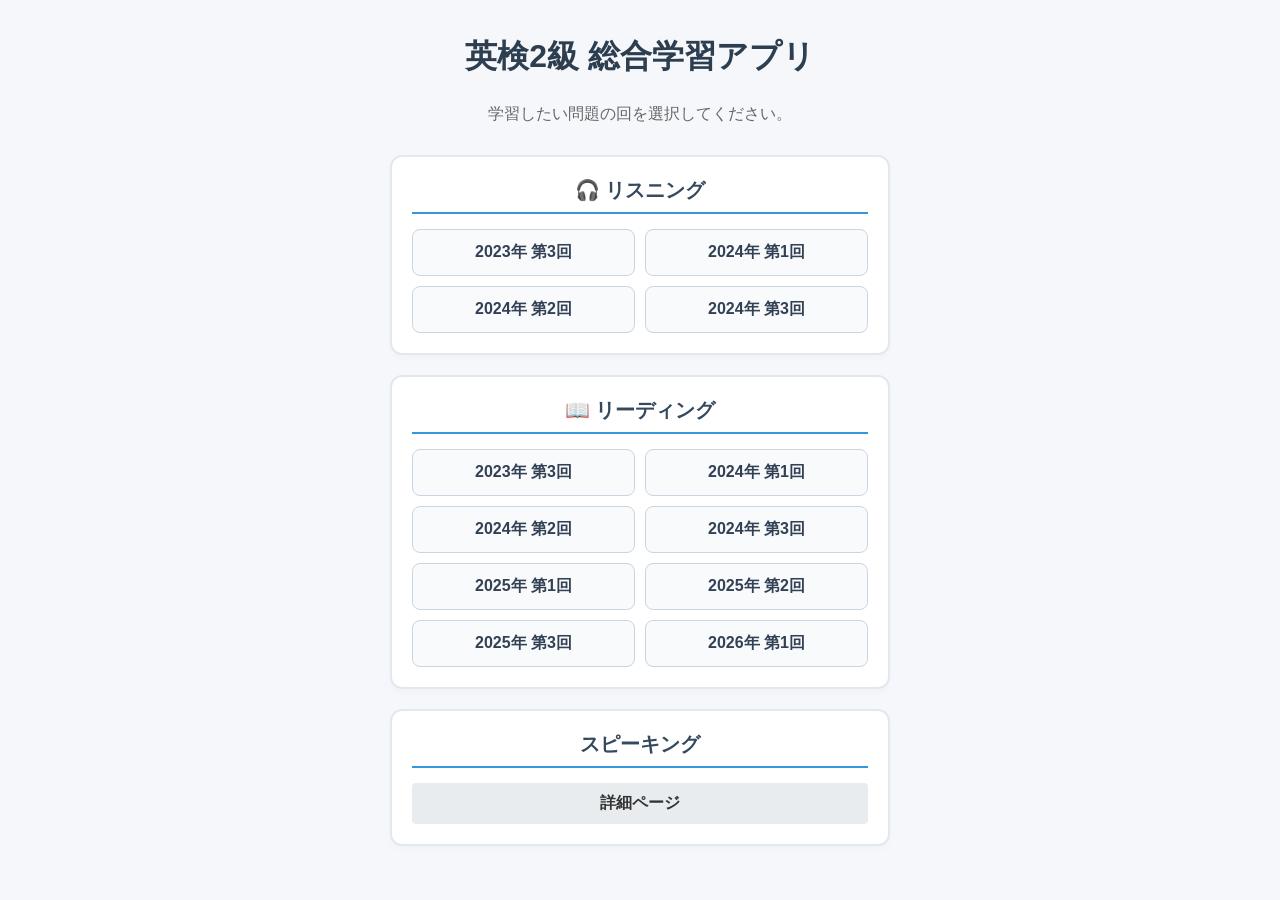
<file: index.html>
<!DOCTYPE html>
<html lang="ja">
<head>
    <meta charset="UTF-8">
    <meta name="viewport" content="width=device-width, initial-scale=1.0">
    <title>英検2級 総合学習アプリ</title>
    <link rel="stylesheet" href="style.css">
    <style>
        #home-view {
            display: flex;
            flex-direction: column;
            align-items: center;
            justify-content: center;
            min-height: 90vh;
            gap: 20px;
            text-align: center;
            padding: 20px;
        }
        #home-view h1 {
            font-size: 2rem;
            color: #2c3e50;
            margin-bottom: 5px;
        }
        .menu-section {
            background: #ffffff;
            border: 2px solid #e2e8f0;
            border-radius: 12px;
            padding: 20px;
            width: 100%;
            max-width: 500px;
            box-shadow: 0 4px 6px rgba(0,0,0,0.02);
        }
        .menu-section h2 {
            font-size: 1.25rem;
            color: #34495e;
            margin-bottom: 15px;
            border-bottom: 2px solid #3498db;
            padding-bottom: 8px;
        }
        .exam-btn-grid {
            display: grid;
            grid-template-columns: repeat(2, 1fr);
            gap: 10px;
        }
        .exam-select-btn {
            background-color: #f8fafc;
            border: 1px solid #cbd5e1;
            border-radius: 8px;
            padding: 12px;
            font-size: 1rem;
            font-weight: bold;
            color: #334155;
            cursor: pointer;
            transition: all 0.2s;
        }
        .exam-select-btn:hover {
            background-color: #3498db;
            color: white;
            border-color: #3498db;
            transform: translateY(-2px);
        }
        .app-header-bar {
            display: none;
            justify-content: space-between;
            align-items: center;
            background-color: #2c3e50;
            color: white;
            padding: 10px 20px;
        }
        .nav-switch-btns {
            display: flex;
            gap: 10px;
        }
        .switch-mode-btn, .home-btn {
            background-color: #3498db;
            color: white;
            border: none;
            padding: 6px 12px;
            border-radius: 4px;
            font-weight: bold;
            cursor: pointer;
        }
        .home-btn { background-color: #7f8c8d; }
        .switch-mode-btn:hover { background-color: #2980b9; }
        .home-btn:hover { background-color: #636e72; }
        .view-hidden { display: none !important; }
        .page-title-banner {
            background-color: #f1f5f9;
            border-left: 5px solid #3498db;
            padding: 12px 20px;
            margin-bottom: 20px;
            border-radius: 4px;
        }
        .page-title-banner h2 {
            margin: 0;
            font-size: 1.25rem;
            color: #1e293b;
        }
        .bottom-home-container {
            text-align: center;
            margin: 20px 0;
            padding-top: 15px;
        }
        .bottom-home-btn {
            background-color: #7f8c8d;
            color: white;
            border: none;
            padding: 12px 30px;
            font-size: 1rem;
            font-weight: bold;
            border-radius: 8px;
            cursor: pointer;
            box-shadow: 0 2px 4px rgba(0,0,0,0.1);
        }
        .bottom-home-btn:hover { background-color: #636e72; }
    </style>
</head>
<body>

    <div id="home-view">
        <h1>英検2級 総合学習アプリ</h1>
        <p style="color: #666; font-size: 1rem; margin-bottom: 10px;">学習したい問題の回を選択してください。</p>
        
        <div class="menu-section">
            <h2>🎧 リスニング</h2>
            <div class="exam-btn-grid">
                <button class="exam-select-btn" onclick="startListening('2023-3')">2023年 第3回</button>
                <button class="exam-select-btn" onclick="startListening('2024-1')">2024年 第1回</button>
                <button class="exam-select-btn" onclick="startListening('2024-2')">2024年 第2回</button>
                <button class="exam-select-btn" onclick="startListening('2024-3')">2024年 第3回</button>
            </div>
        </div>

        <div class="menu-section">
            <h2>📖 リーディング</h2>
            <div class="exam-btn-grid">
                <button class="exam-select-btn" onclick="startReading('2023-3')">2023年 第3回</button>
                <button class="exam-select-btn" onclick="startReading('2024-1')">2024年 第1回</button>
                <button class="exam-select-btn" onclick="startReading('2024-2')">2024年 第2回</button>
                <button class="exam-select-btn" onclick="startReading('2024-3')">2024年 第3回</button>
                <button class="exam-select-btn" onclick="startReading('2025-1')">2025年 第1回</button>
                <button class="exam-select-btn" onclick="startReading('2025-2')">2025年 第2回</button>
                <button class="exam-select-btn" onclick="startReading('2025-3')">2025年 第3回</button>
                <button class="exam-select-btn" onclick="startReading('2026-1')">2026年 第1回</button>
            </div>
        </div>

        <div class="menu-section" >
            <h2>スピーキング</h2>
            <div class="exam-link-grid" style="display: flex; flex-direction: column; gap: 8px;">
                <a href="speaking.html" class="exam-link" style="padding: 10px 15px; background: #e9ecef; color: #333; text-decoration: none; border-radius: 4px; font-weight: bold;">詳細ページ</a>
            </div>
        </div>
    </div>

    <div id="mode-header" class="app-header-bar view-hidden">
        <h2 id="mode-header-title" style="font-size: 1.1rem; margin: 0;">英検2級</h2>
        <div class="nav-switch-btns">
            <button class="switch-mode-btn" id="to-other-mode-btn" onclick="toggleMode()">ほかのモードへ切り替え</button>
            <button class="home-btn" onclick="goHome(true)">最初のページへ</button>
        </div>
    </div>

    <div id="listening-app" class="view-hidden">
        <div class="container">
            <div class="page-title-banner">
                <h2 id="listening-exam-title">🎧 英検2級 リスニング</h2>
            </div>
            <div id="content-area"></div>
            <div class="bottom-home-container">
                <button class="bottom-home-btn" onclick="goHome(true)">🏠 最初のページに戻る</button>
            </div>
            <!-- 홈 화면 상단이나 원하는 위치에 추가 -->
            <button onclick="location.href='log.html'" style="padding: 8px 15px; font-size: 14px; cursor: pointer; background: #4CAF50; color: white; border: none; border-radius: 4px;">
                記録確認
            </button>
        </div>
    </div>

    <div id="reading-app" class="view-hidden">
        <main class="main-container">
            <div class="page-title-banner">
                <h2 id="reading-exam-title">📖 英検2級 リーディング</h2>
            </div>
            <!-- ナビゲーションバー (문제 번호 링크 리스트) -->
            <nav id="nav-bar" class="nav-bar" style="margin-bottom: 20px;"></nav>

            <div class="quiz-card" id="quiz-card-wrapper">
                <div id="single-question-view" class="view-container">
                    <div class="quiz-header">
                        <span id="section-title-badge" class="badge">第1問</span>
                        <span id="question-number">問 1</span>
                    </div>
                    <div id="question-sentence" class="question-sentence"></div>
                    <div id="options-container" class="options-list"></div>
                    <div id="feedback-container" class="feedback hidden">
                        <div id="feedback-result" class="result-text"></div>
                    </div>
                </div>

                <div id="passage-question-view" class="view-container hidden">
                    <div class="quiz-header">
                        <span id="passage-section-badge" class="badge">第2問</span>
                        <span id="passage-title-text"></span>
                    </div>
                    
                    <!-- 툴바 -->
                    <div class="drawing-toolbar">
                        <span class="toolbar-label">ツール:</span>
                        <button type="button" class="tool-btn active" data-tool="none" onclick="setTool('none')">選択 / 基本</button>
                        <button type="button" class="tool-btn red-pen" data-tool="red" onclick="setTool('red')">赤ペン</button>
                        <button type="button" class="tool-btn marker" data-tool="marker" onclick="setTool('marker')">マーカー</button>
                        <button type="button" class="tool-btn eraser" data-tool="eraser" onclick="setTool('eraser')">消しゴム</button>
                        <button type="button" class="tool-btn clear-all" onclick="clearCanvas()">すべて消去</button>
                    </div>

                    <!-- 1번(왼쪽 본문)과 2번(오른쪽 문제)을 좌우로 배치하는 컨테이너 -->
                    <div class="split-layout">
                        <!-- 왼쪽: 본문 및 캔버스 (1번) -->
                        <div class="passage-pane-wrapper">
                            <div class="passage-pane" id="passage-text-pane"></div>
                            <canvas id="draw-canvas"></canvas>
                        </div>
                        
                        <!-- 오른쪽: 본문 관련 문제들 (2번) -->
                        <div class="questions-pane" id="passage-questions-pane"></div>
                    </div>
                </div>

                <div class="navigation-buttons">
                    <button id="prev-btn" class="nav-btn" onclick="prevQuestion()">前の問題</button>
                    <button id="next-btn" class="nav-btn primary" onclick="nextQuestion()">次の問題</button>
                </div>

                <div class="global-check-container" style="margin-top: 30px; border-top: 3px solid #3498db; padding-top: 20px;">
                    <button type="button" id="global-check-btn" class="global-check-btn" onclick="checkAllAnswers()">一括で答え合わせをする</button>
                    <div id="global-score-display" class="global-score hidden"></div>
                </div>

                <div class="bottom-home-container">
                    <button class="bottom-home-btn" onclick="goHome(true)">🏠 最初のページに戻る</button>
                </div>

                <!-- 홈 화면 상단이나 원하는 위치에 추가 -->
                <button onclick="location.href='log.html'" style="padding: 8px 15px; font-size: 14px; cursor: pointer; background: #4CAF50; color: white; border: none; border-radius: 4px;">
                    記録確認
                </button>
            </div>
        </main>
    </div>

    <script src="js.js"></script>
    <script>
        let currentMode = 'home';
        let currentExamId = '';

        function startListening(examKey) {
            currentMode = 'listening';
            currentExamId = examKey;
            
            history.pushState({ mode: 'listening', exam: examKey }, '', '#listening-' + examKey);
            
            document.getElementById('home-view').classList.add('view-hidden');
            document.getElementById('mode-header').classList.remove('view-hidden');
            document.getElementById('listening-app').classList.remove('view-hidden');
            document.getElementById('reading-app').classList.add('view-hidden');
            
            document.getElementById('mode-header-title').innerText = `英検2級 リスニング (${examKey})`;
            document.getElementById('listening-exam-title').innerText = `🎧 英検2級 リスニング (${examKey})`;
            document.getElementById('to-other-mode-btn').innerText = '📖 リーディングへ切り替え';

            if (typeof changeExam === 'function') {
                changeExam(examKey);
            }
        }

        function startReading(examKey) {
            currentMode = 'reading';
            currentExamId = examKey;
            
            history.pushState({ mode: 'reading', exam: examKey }, '', '#reading-' + examKey);

            document.getElementById('home-view').classList.add('view-hidden');
            document.getElementById('mode-header').classList.remove('view-hidden');
            document.getElementById('reading-app').classList.remove('view-hidden');
            document.getElementById('listening-app').classList.add('view-hidden');
            
            document.getElementById('mode-header-title').innerText = `英検2級 リーディング (${examKey})`;
            document.getElementById('reading-exam-title').innerText = `📖 英検2級 リーディング (${examKey})`;
            document.getElementById('to-other-mode-btn').innerText = '🎧 リスニングへ切り替え';

            if (typeof initApp === 'function') {
                initApp(examKey);
            }
        }

        function toggleMode() {
            if (currentMode === 'listening') {
                // リーディングにデータが無い回はデフォルト(2025年第3回)にフォールバック
                const key = (typeof readingData !== 'undefined' && readingData[currentExamId]) ? currentExamId : '2025-3';
                startReading(key);
            } else {
                startListening(currentExamId || '2024-1');
            }
        }

        function goHome(pushHistory = false) {
            currentMode = 'home';
            if (pushHistory) {
                history.pushState({ mode: 'home' }, '', '#home');
            }
            document.getElementById('home-view').classList.remove('view-hidden');
            document.getElementById('mode-header').classList.add('view-hidden');
            document.getElementById('listening-app').classList.add('view-hidden');
            document.getElementById('reading-app').classList.add('view-hidden');
        }

        window.addEventListener('popstate', function(event) {
            if (event.state && event.state.mode) {
                if (event.state.mode === 'listening') {
                    startListening(event.state.exam);
                } else if (event.state.mode === 'reading') {
                    startReading(event.state.exam);
                } else {
                    goHome(false);
                }
            } else {
                goHome(false);
            }
        });
    </script>
</body>
</html>
</file>
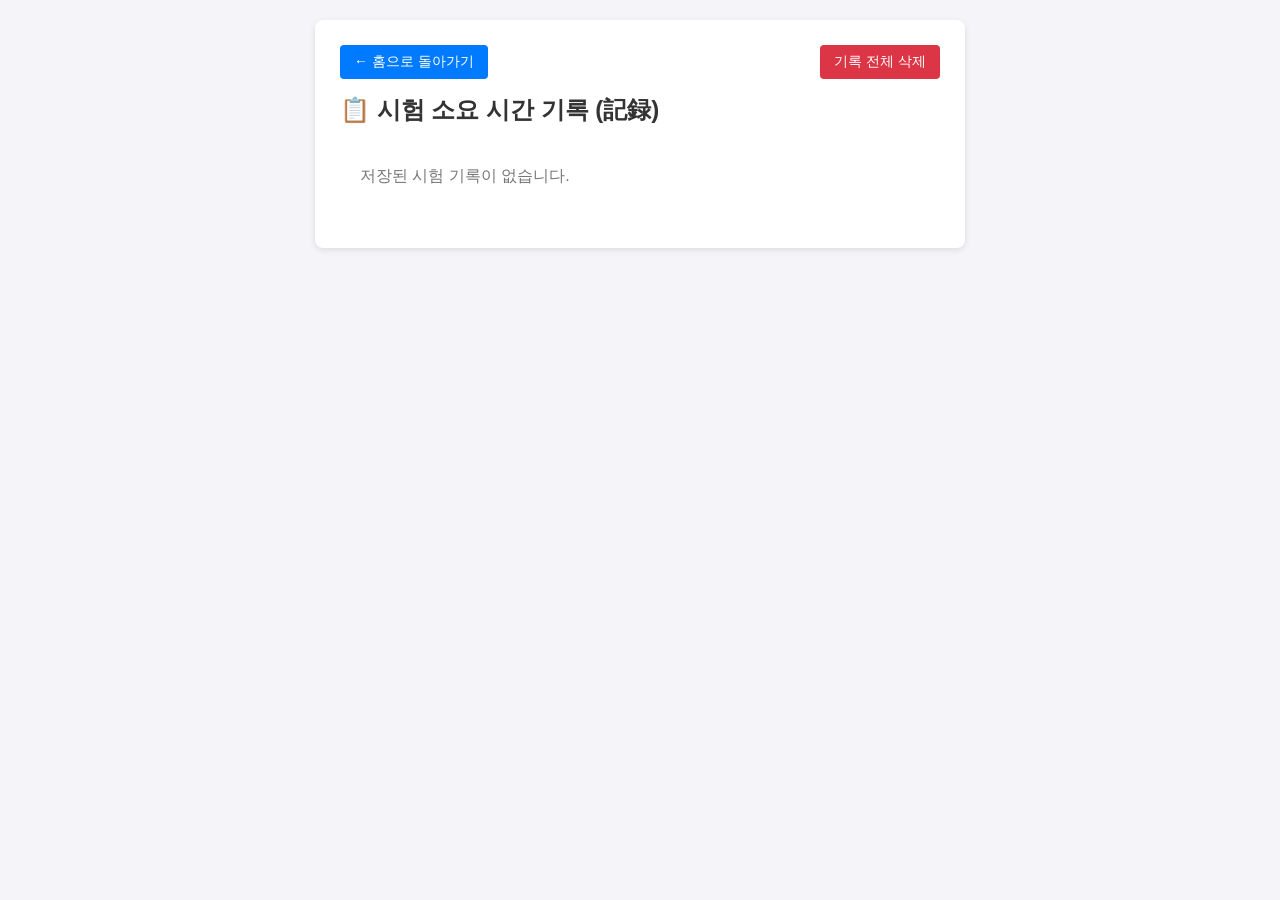
<file: log.html>
<!DOCTYPE html>
<html lang="ja">
<head>
    <meta charset="UTF-8">
    <title>시험 기록 (記録)</title>
    <style>
        body { font-family: sans-serif; margin: 0; padding: 20px; background: #f4f4f9; }
        .container { max-width: 600px; margin: 0 auto; background: #fff; padding: 25px; border-radius: 8px; box-shadow: 0 2px 6px rgba(0,0,0,0.1); }
        h2 { color: #333; margin-top: 0; }
        ul { list-style: none; padding: 0; }
        li { padding: 12px; border-bottom: 1px solid #eee; display: flex; justify-content: space-between; align-items: center; }
        li:last-child { border-bottom: none; }
        .btn { padding: 8px 14px; background: #007bff; color: #fff; border: none; border-radius: 4px; cursor: pointer; text-decoration: none; display: inline-block; margin-bottom: 15px; font-size: 14px; }
        .btn-danger { background: #dc3545; float: right; }
        .empty-msg { text-align: center; color: #777; padding: 20px; }
    </style>
</head>
<body>
    <div class="container">
        <div>
            <a href="index.html" class="btn">← 홈으로 돌아가기</a>
            <button onclick="clearLogs()" class="btn btn-danger">기록 전체 삭제</button>
        </div>
        
        <h2>📋 시험 소요 시간 기록 (記録)</h2>
        
        <ul id="log-list">
            <!-- 저장된 기록이 동적으로 표시됩니다 -->
        </ul>
    </div>

    <script>
        function loadLogs() {
            const logList = document.getElementById('log-list');
            const logs = JSON.parse(localStorage.getItem('examLogs')) || [];
            
            logList.innerHTML = '';
            
            if (logs.length === 0) {
                logList.innerHTML = '<li class="empty-msg">저장된 시험 기록이 없습니다.</li>';
                return;
            }

            logs.forEach((log, index) => {
                const li = document.createElement('li');
                li.innerHTML = `
                    <span><strong>[#${index + 1}]</strong> <small style="color: #666;">${log.date}</small></span> 
                    <span style="color: #007bff; font-weight: bold;">소요 시간: ${log.time}</span>
                `;
                logList.appendChild(li);
            });
        }

        function clearLogs() {
            if (confirm("모든 시험 기록을 삭제하시겠습니까?")) {
                localStorage.removeItem('examLogs');
                loadLogs();
            }
        }

        // 페이지가 열릴 때 기록 불러오기 실행
        window.onload = loadLogs;
    </script>
</body>
</html>
</file>
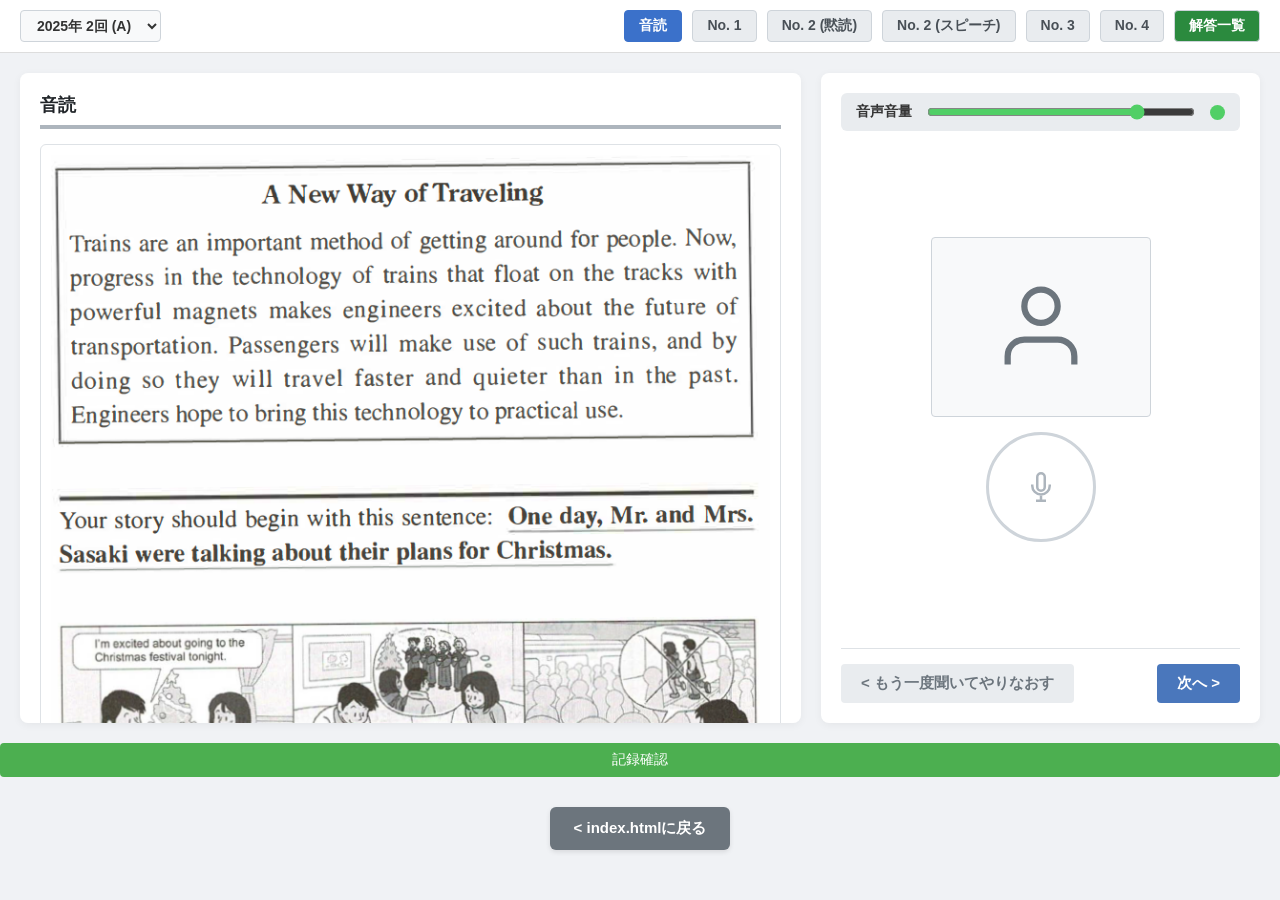
<file: speaking.html>
<!DOCTYPE html>
<html lang="ja">
<head>
    <meta charset="UTF-8">
    <meta name="viewport" content="width=device-width, initial-scale=1.0">
    <title>英検2級 スピーキング SCBT模試</title>
    <link rel="stylesheet" href="style1.css">
</head>
<body>

    <header>
        <div class="header-left">
            <select class="exam-select" id="examSelect" onchange="changeExamSession()">
                <option value="session_2025_2a">2025年 2回 (A)</option>
                <option value="session_2025_2b">2025年 2回 (B)</option>
                <option value="session_2025_1a">2025年 1回 (A)</option>
                <option value="session_2025_1b">2025年 1回 (B)</option>
                <option value="session_2024_3a">2024年 3回 (A)</option>
                <option value="session_2024_3b">2024年 3回 (B)</option>
                <option value="session_2024_2a">2024年 2回 (A)</option>
                <option value="session_2024_2b">2024年 2回 (B)</option>
                <option value="session_2024_1a">2024年 1回 (A)</option>
                <option value="session_2024_1b">2024年 1回 (B)</option>
                <option value="session_2023_3a">2023年 3回 (A)</option>
                <option value="session_2023_3b">2023年 3回 (B)</option>
            </select>
        </div>
        <div class="nav-links" id="navLinks">
            <div class="nav-link active" onclick="goToStep(0)">音読</div>
            <div class="nav-link" onclick="goToStep(1)">No. 1</div>
            <div class="nav-link" onclick="goToStep(2)">No. 2 (黙読)</div>
            <div class="nav-link" onclick="goToStep(3)">No. 2 (スピーチ)</div>
            <div class="nav-link" onclick="goToStep(4)">No. 3</div>
            <div class="nav-link" onclick="goToStep(5)">No. 4</div>
            <div class="nav-link" onclick="goToStep(6)" id="navResultLink" style="background-color: #2b8a3e; color: white;">解答一覧</div>
        </div>
    </header>

    <div class="main-container">
        <!-- Left Panel -->
        <div class="left-panel" id="leftPanel">
            <div class="section-title" id="leftSectionTitle">音読</div>
            <div class="content-box" id="leftContent">
                <div class="card-image-wrapper">
                    <img id="cardImage" src="" alt="문제 카드 이미지">
                </div>
            </div>
        </div>

        <!-- Right Panel -->
        <div class="right-panel" id="rightPanel">
            <div class="audio-control-bar">
                <span class="audio-label">音声音量</span>
                <input type="range" class="volume-slider" id="volumeSlider" min="0" max="100" value="80" oninput="updateVolume()">
                <div class="volume-indicator"></div>
            </div>
            <div class="interviewer-container" id="interviewerContainer">
                <div class="interviewer-img-box">
                    <svg width="100" height="100" viewBox="0 0 24 24" fill="none" stroke="#6c757d" stroke-width="1.5">
                        <path d="M20 21v-2a4 4 0 0 0-4-4H8a4 4 0 0 0-4 4v2"></path>
                        <circle cx="12" cy="7" r="4"></circle>
                    </svg>
                </div>
                <div id="dynamicMiddleArea">
                    <div class="mic-icon-container" id="micContainer">
                        <svg class="mic-icon" width="30" height="30" viewBox="0 0 24 24" fill="none" stroke="currentColor" stroke-width="2"><path d="M12 1a3 3 0 0 0-3 3v8a3 3 0 0 0 6 0V4a3 3 0 0 0-3-3z"></path><path d="M19 10v1a7 7 0 0 1-14 0v-1"></path><line x1="12" y1="19" x2="12" y2="23"></line><line x1="8" y1="23" x2="16" y2="23"></line></svg>
                        <div class="timer-badge" id="timerBadge">20</div>
                    </div>
                </div>
            </div>

            <div class="footer-controls">
                <button class="control-btn btn-before" id="beforeBtn" onclick="prevStep()">
                    &lt; もう一度聞いてやりなおす
                </button>
                <button class="control-btn btn-next" id="nextBtn" onclick="nextStep()">
                    次へ &gt;
                </button>
            </div>
        </div>
    </div>
    <!-- 홈 화면 상단이나 원하는 위치에 추가 -->
    <button onclick="location.href='log.html'" style="padding: 8px 15px; font-size: 14px; cursor: pointer; background: #4CAF50; color: white; border: none; border-radius: 4px;">
        記録確認
    </button>
    <!-- 既存のメインコンテナ等の下部に追加 -->
    <div style="text-align: center; margin: 30px 0; padding-bottom: 20px;">
        <a href="index.html" style="display: inline-block; padding: 12px 24px; background-color: #6c757d; color: white; text-decoration: none; border-radius: 6px; font-weight: bold; font-size: 15px; box-shadow: 0 2px 5px rgba(0,0,0,0.1);">
            &lt; index.htmlに戻る
        </a>
    </div>
    <script src="js1.js"></script>
</body>
</html>
</file>
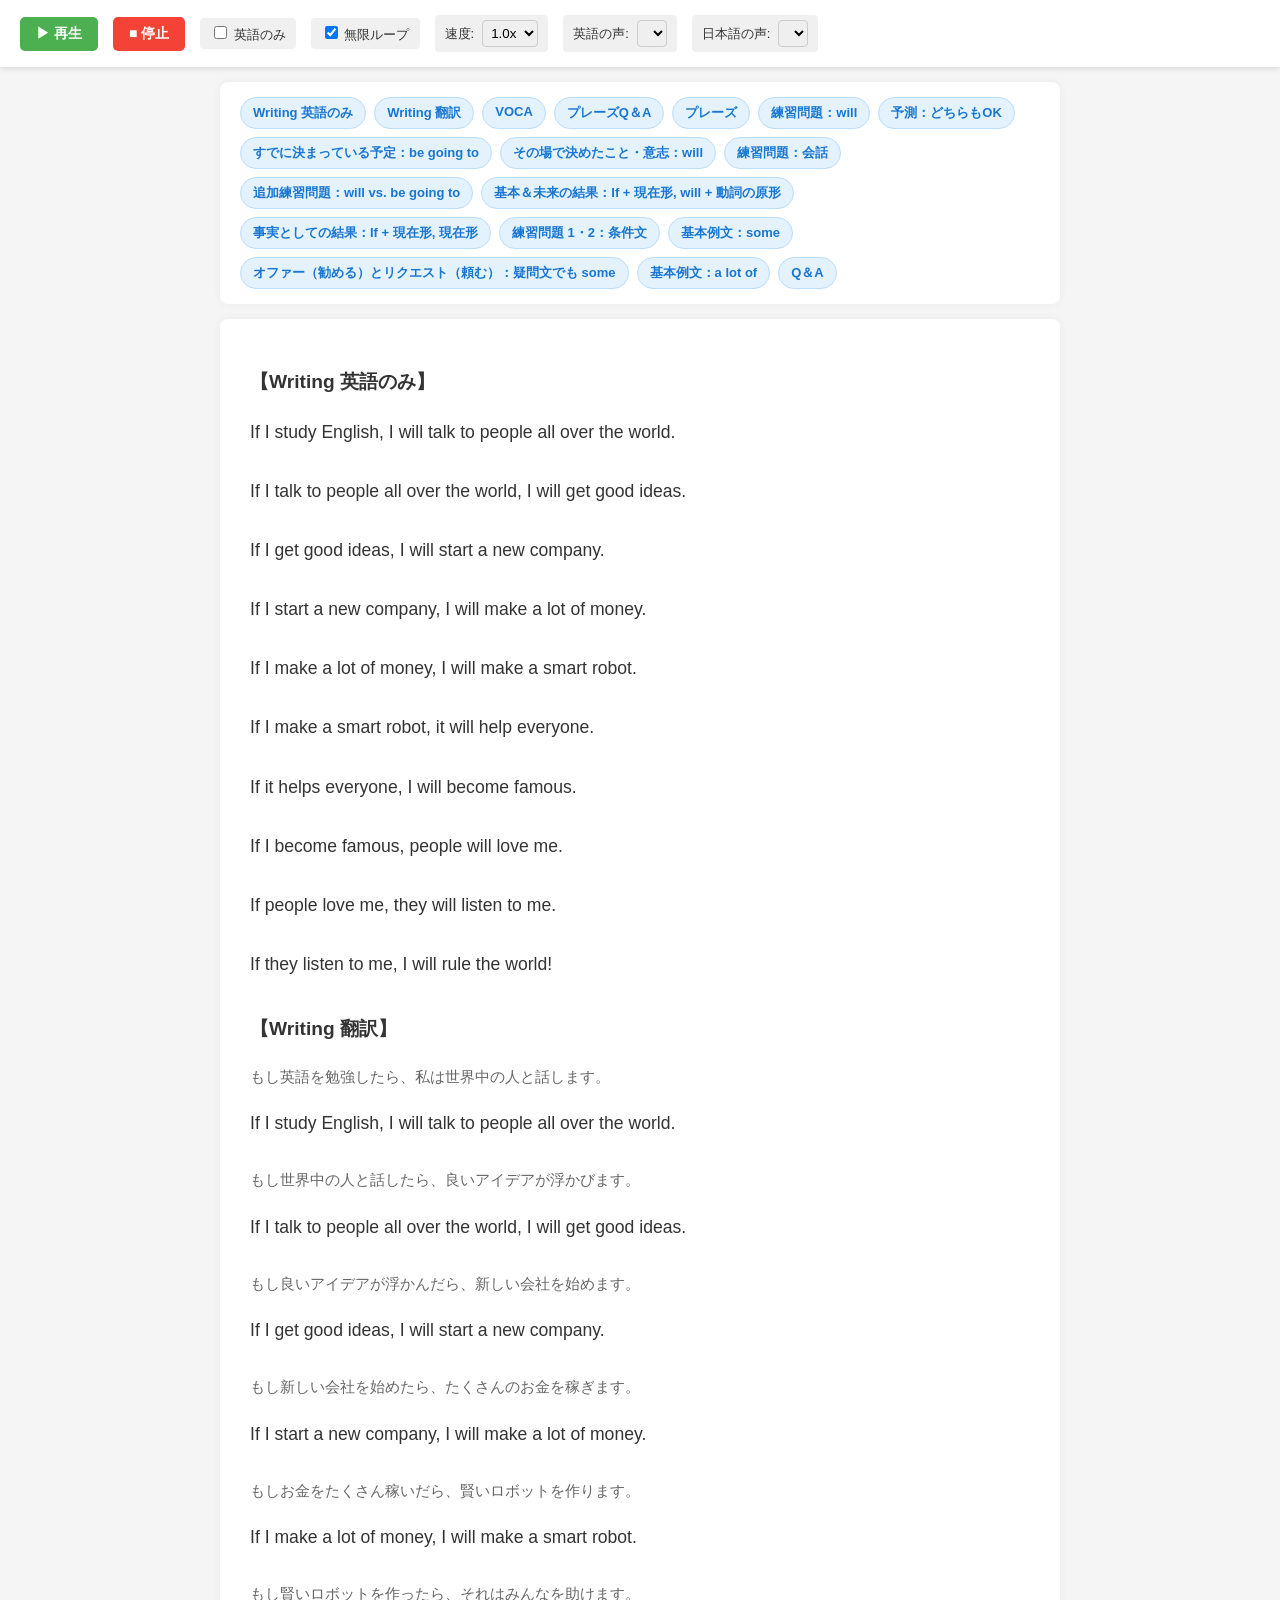
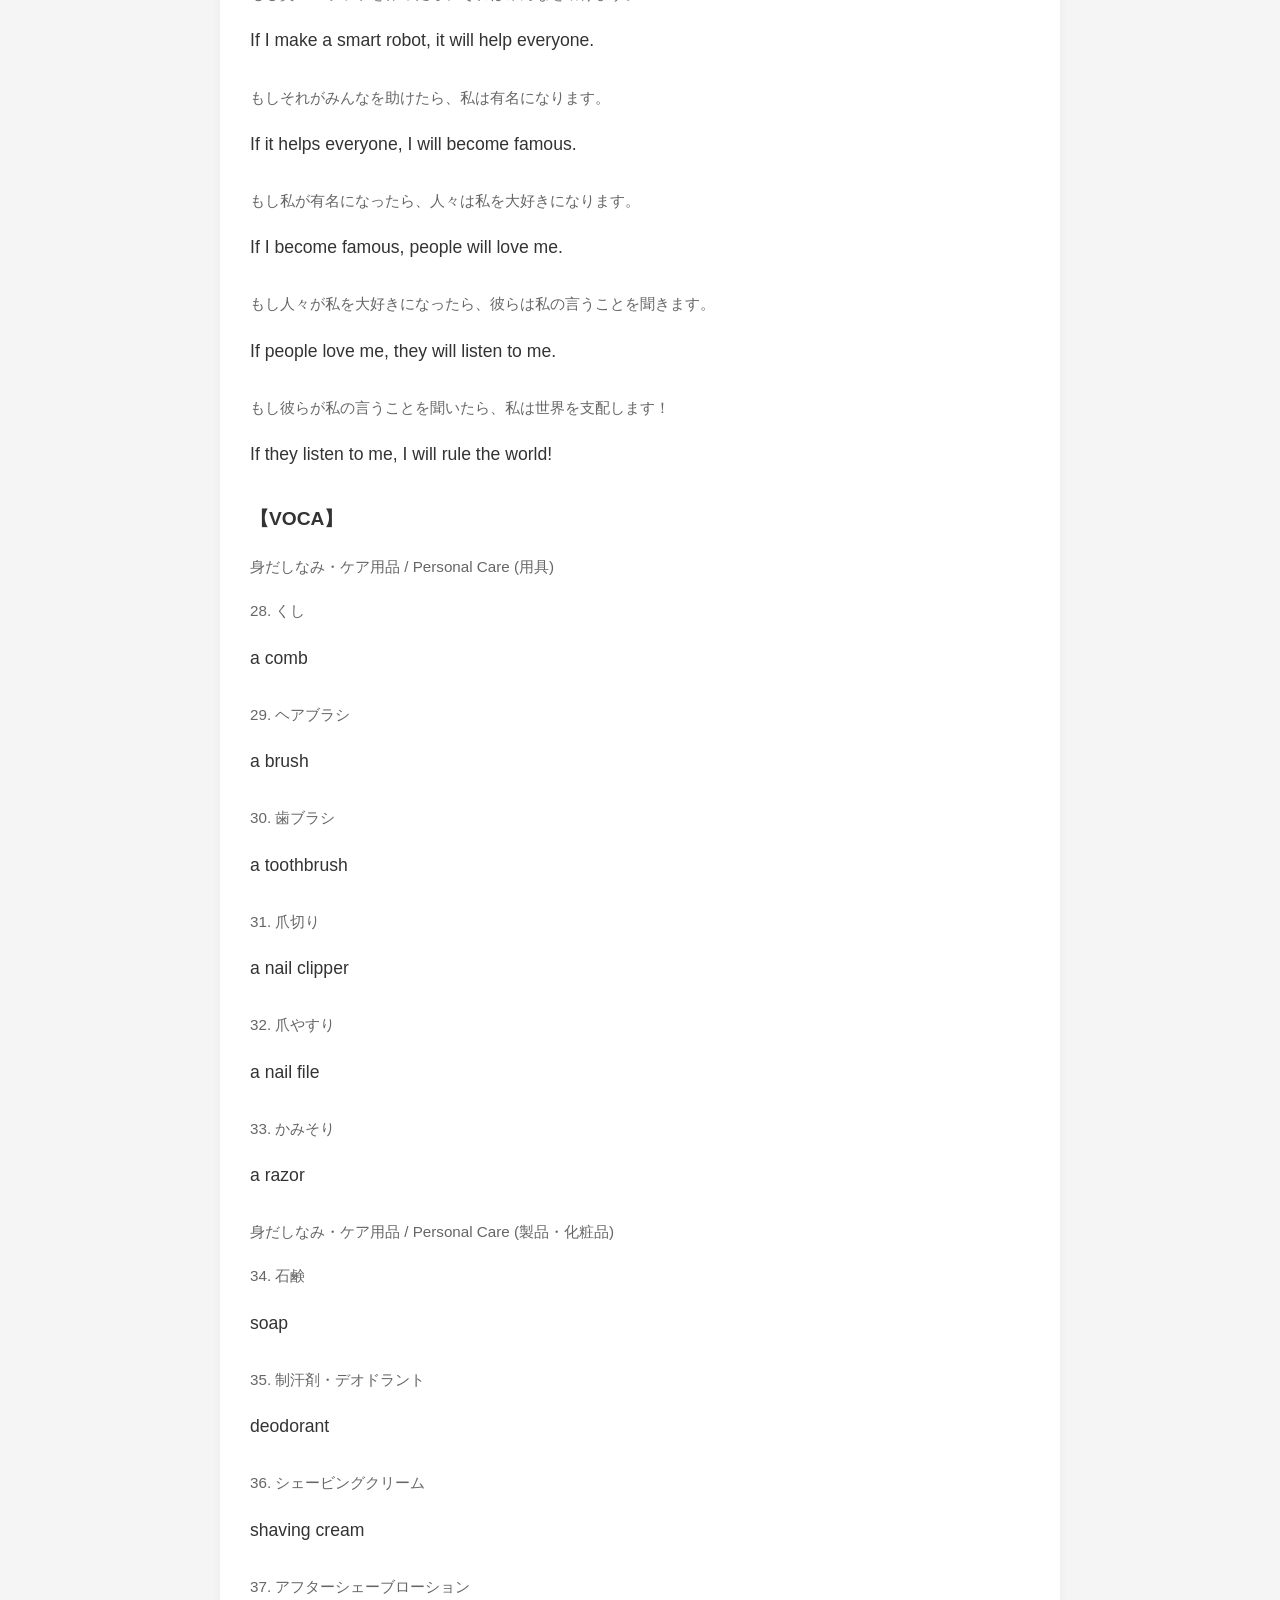
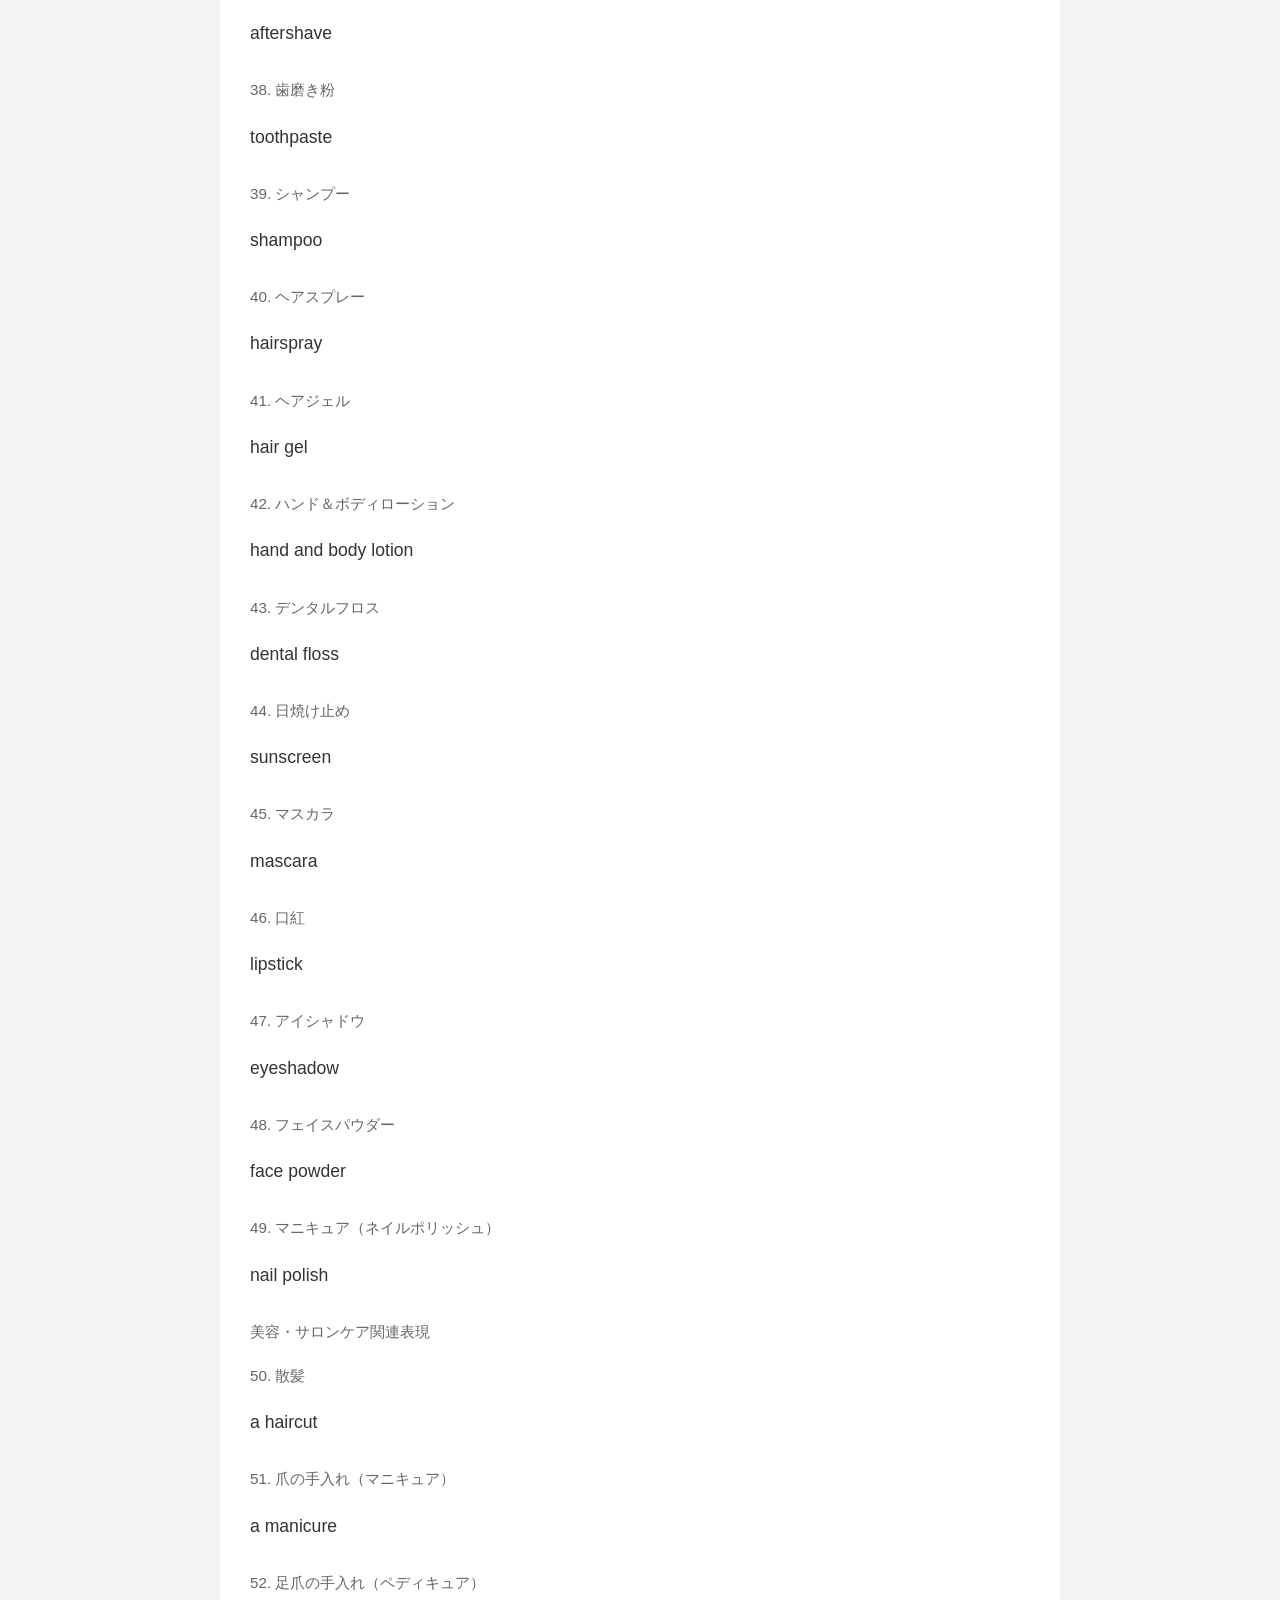
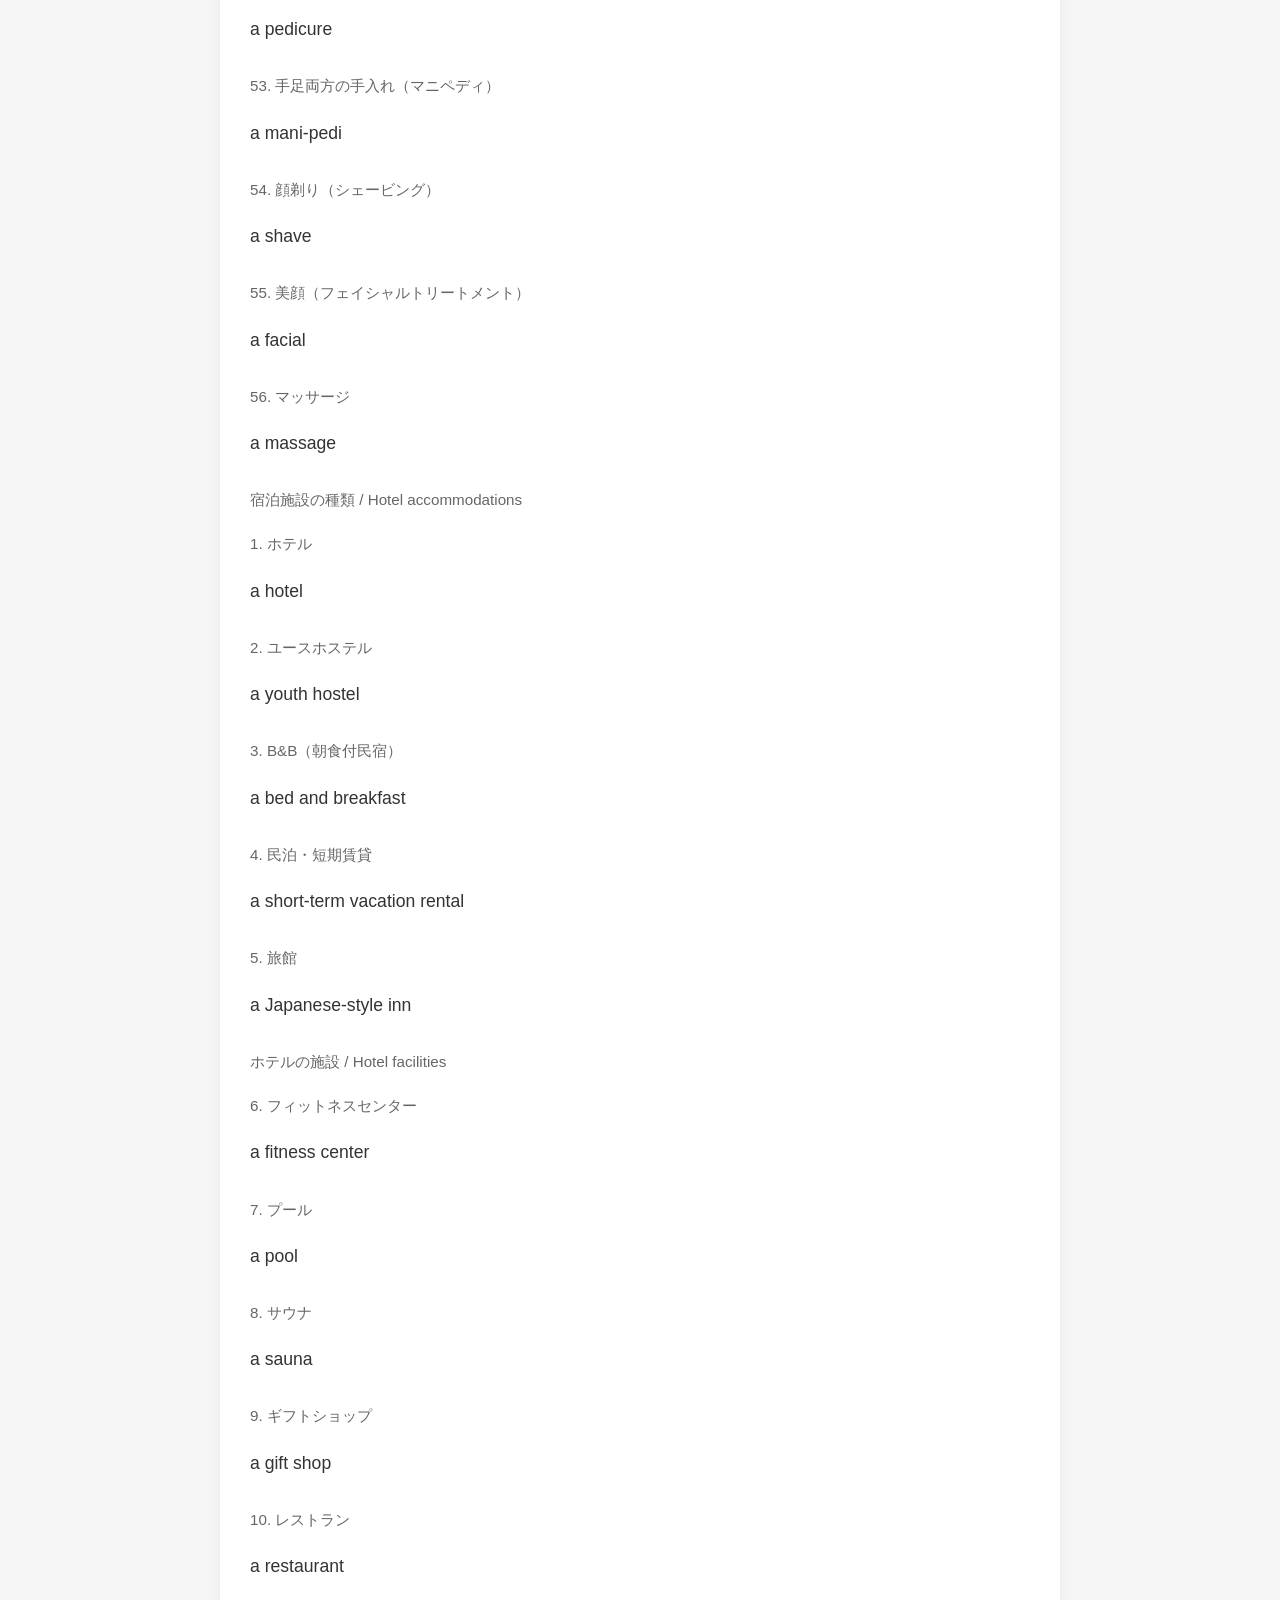
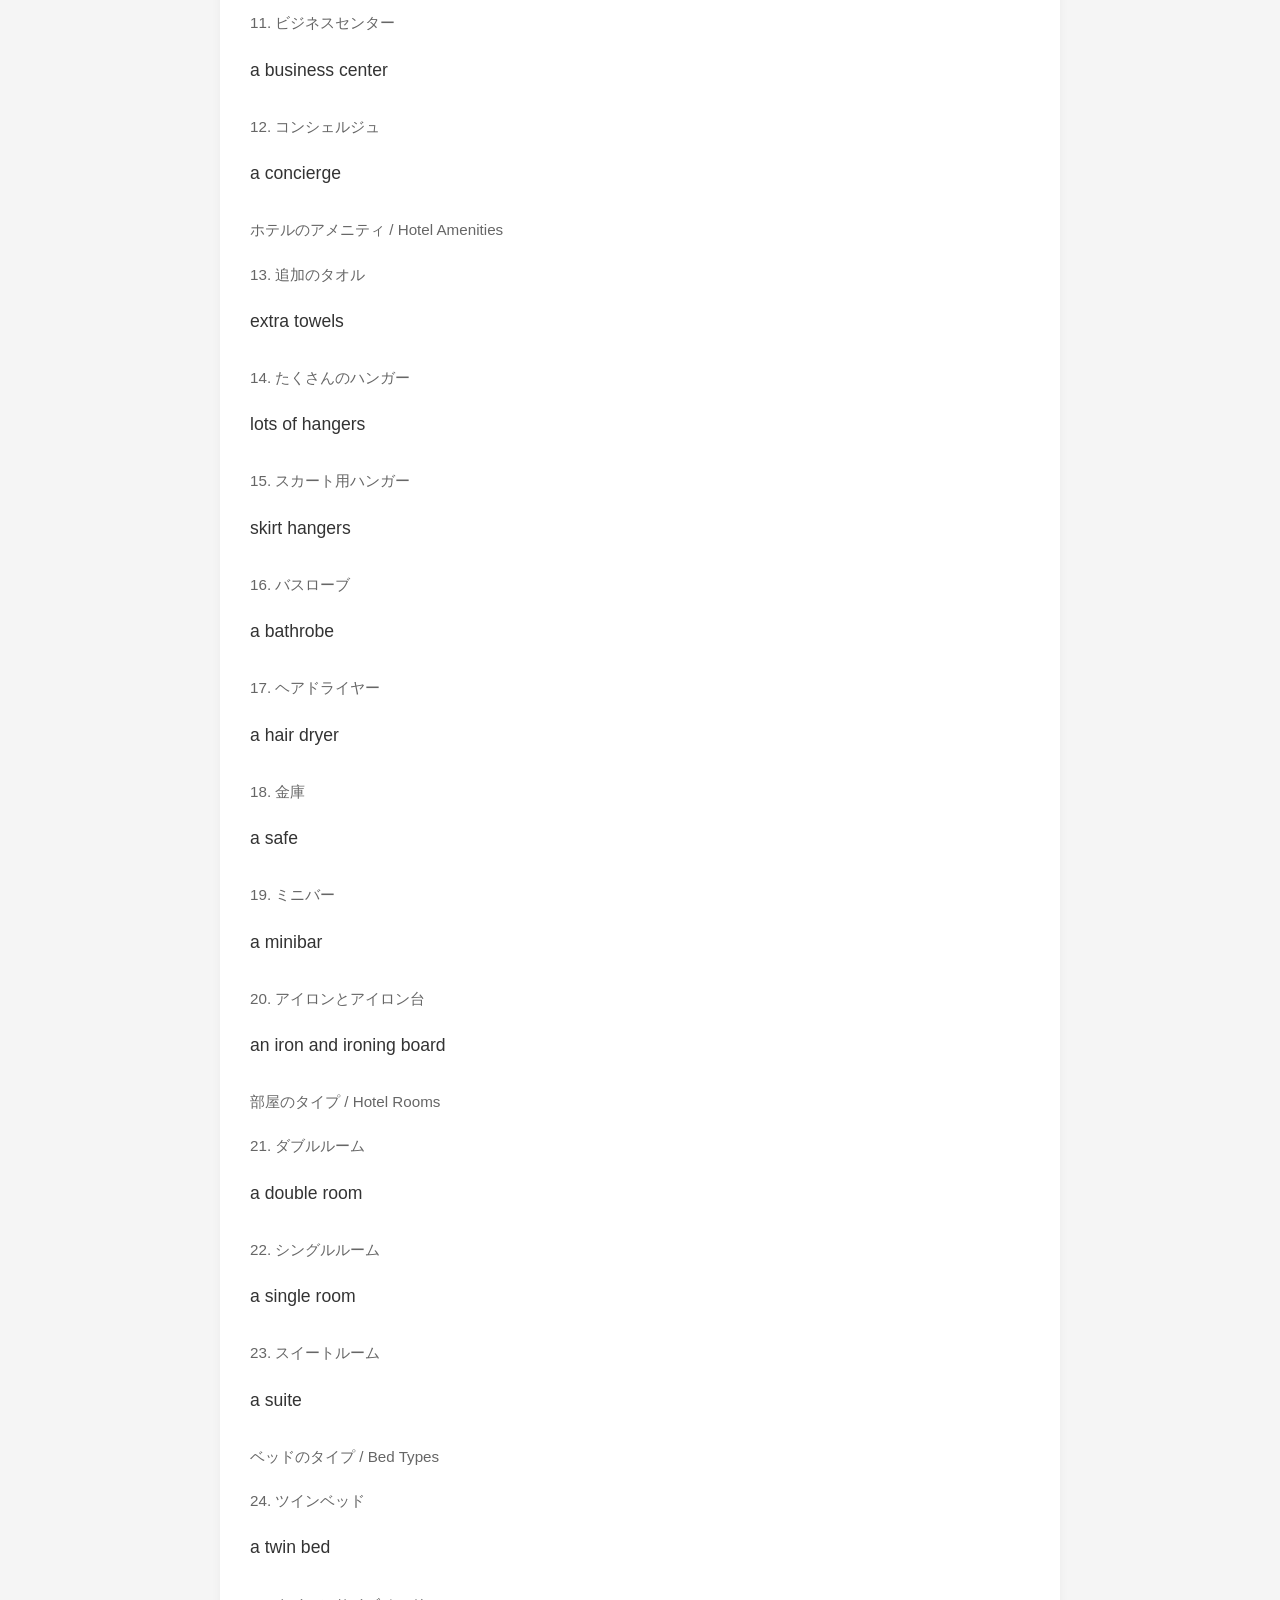
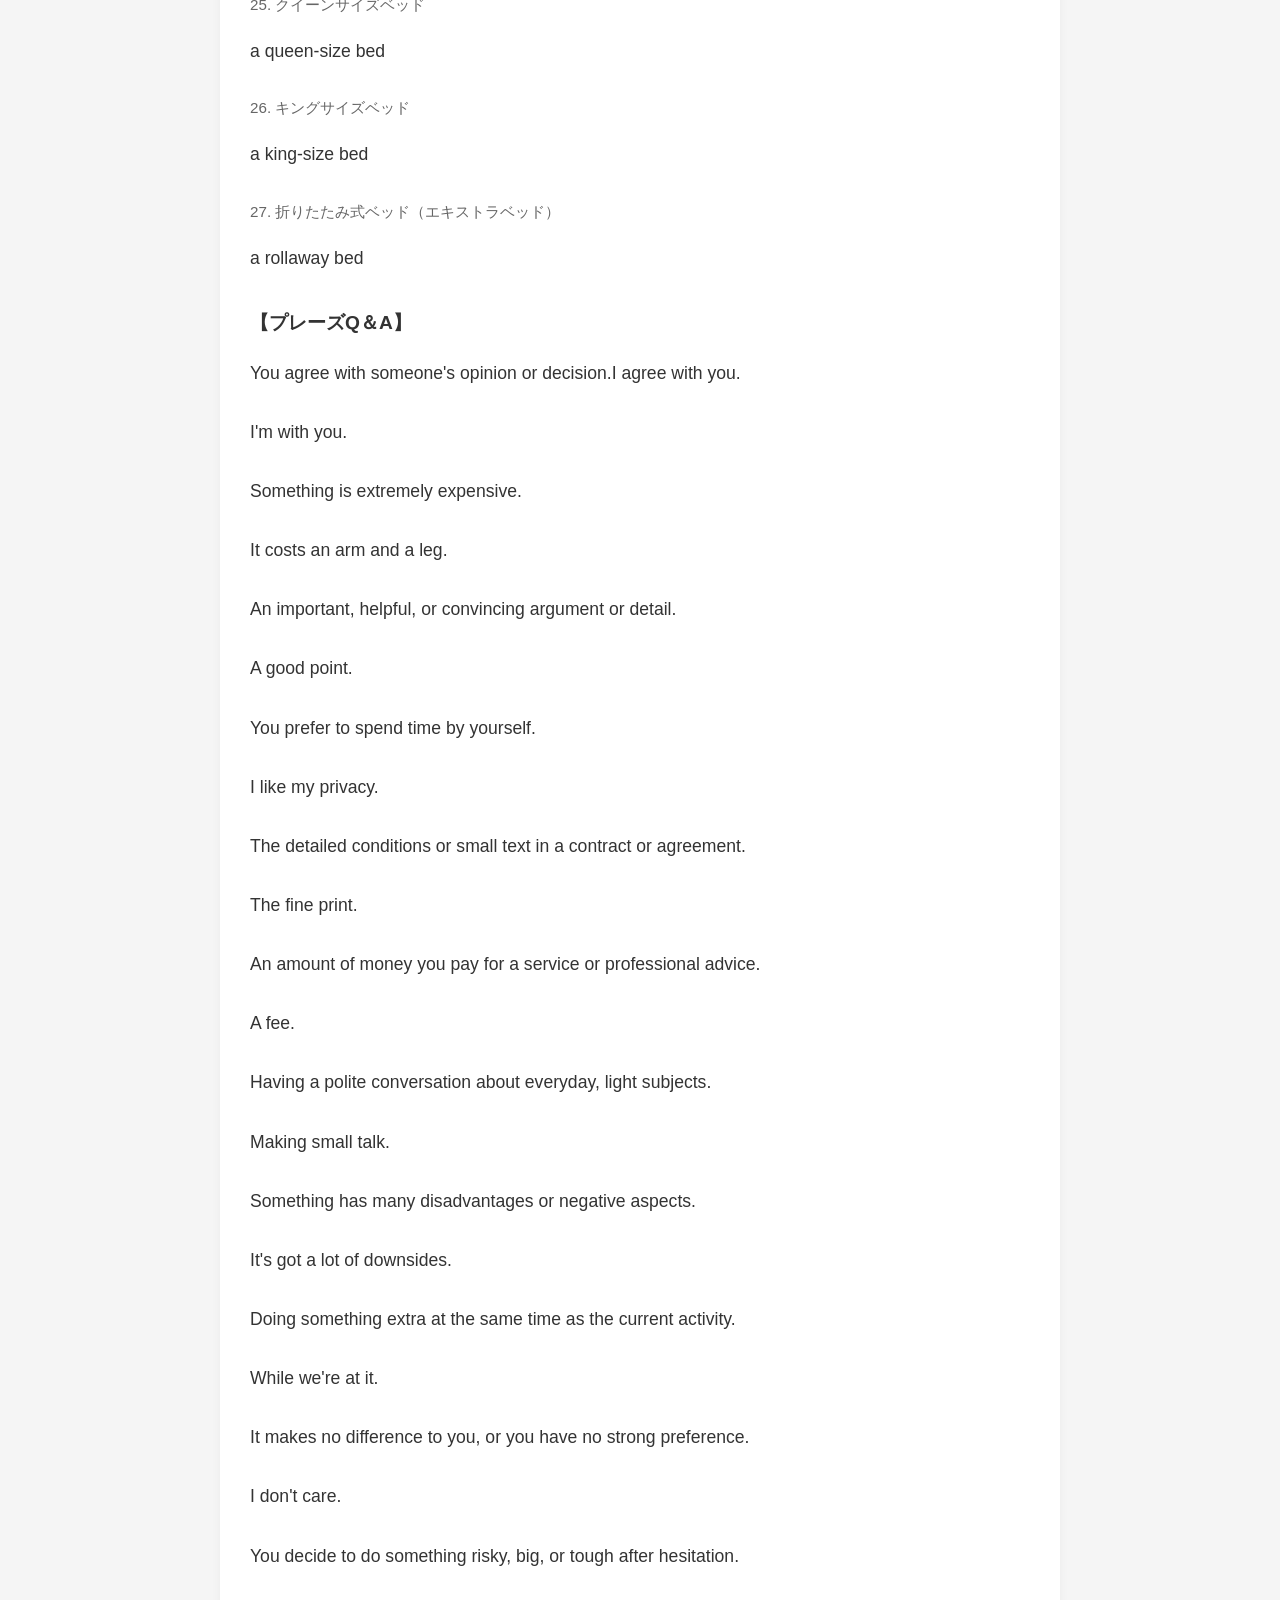
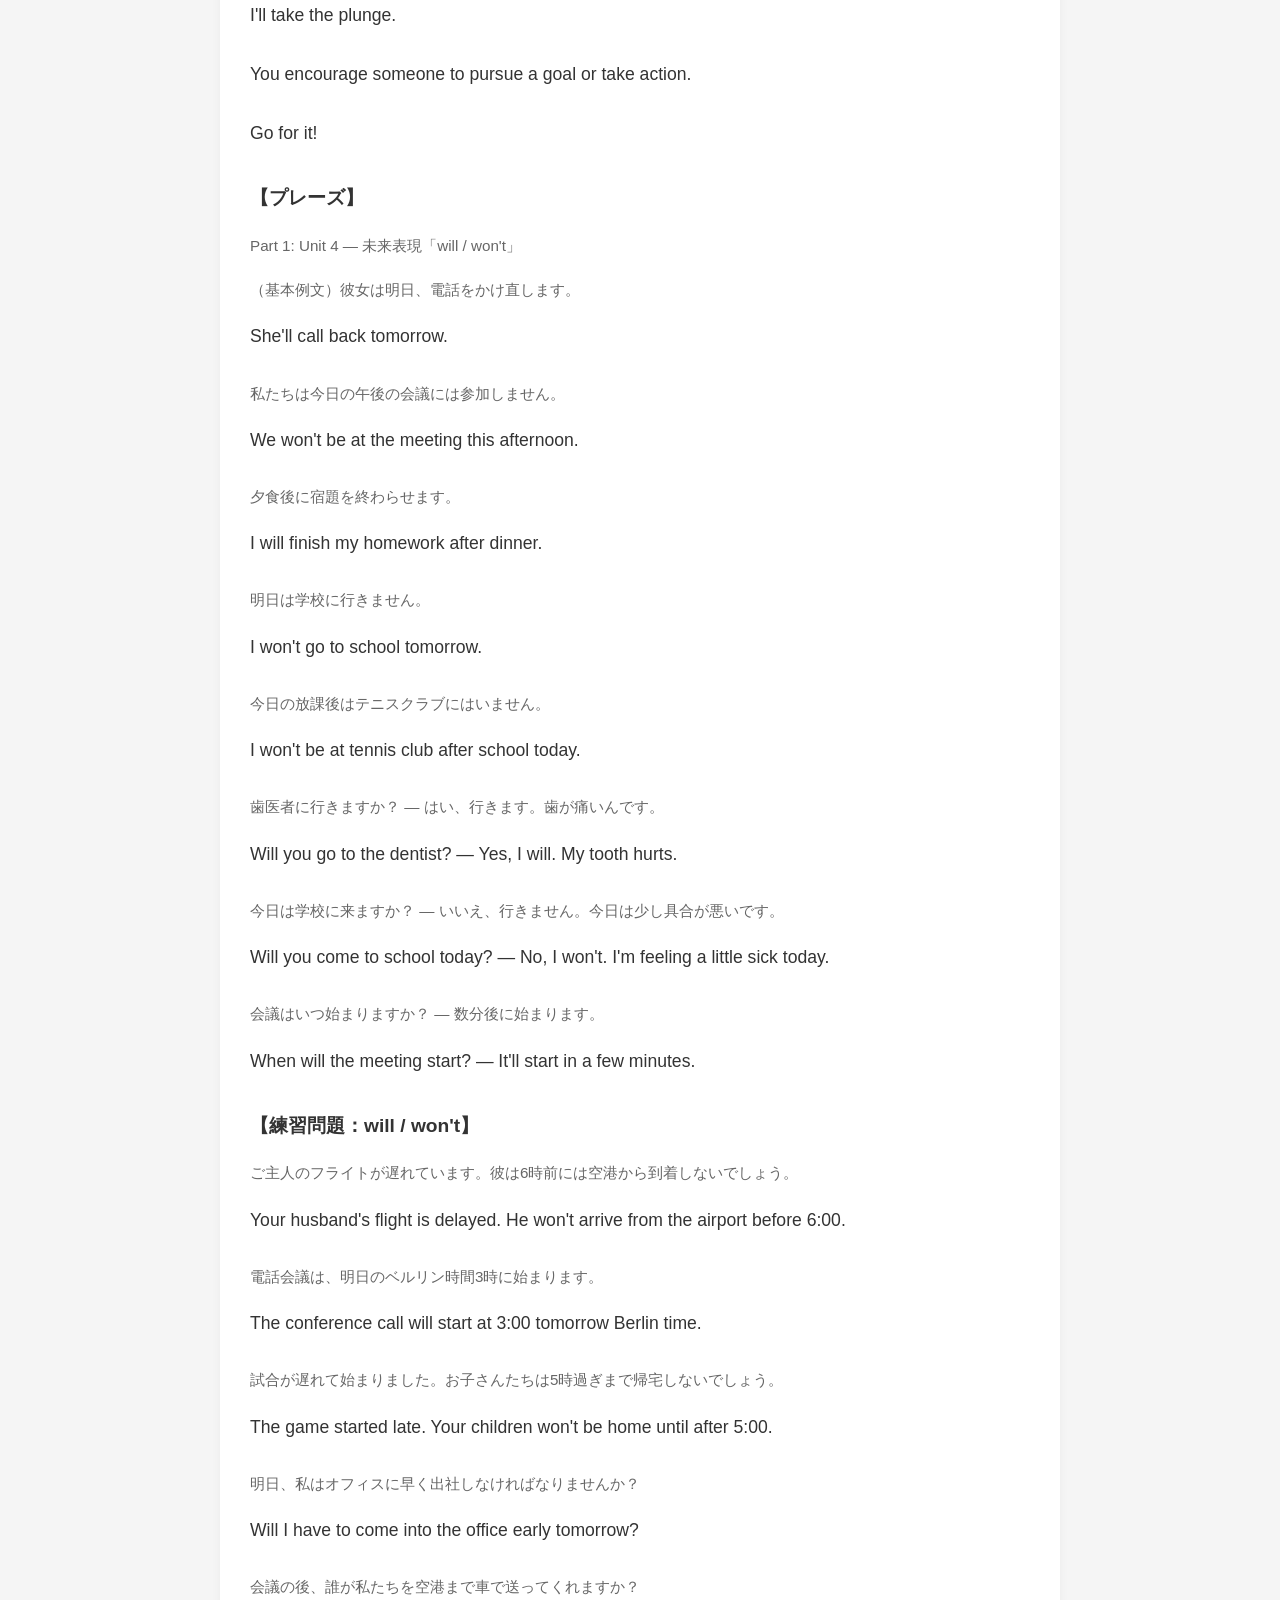
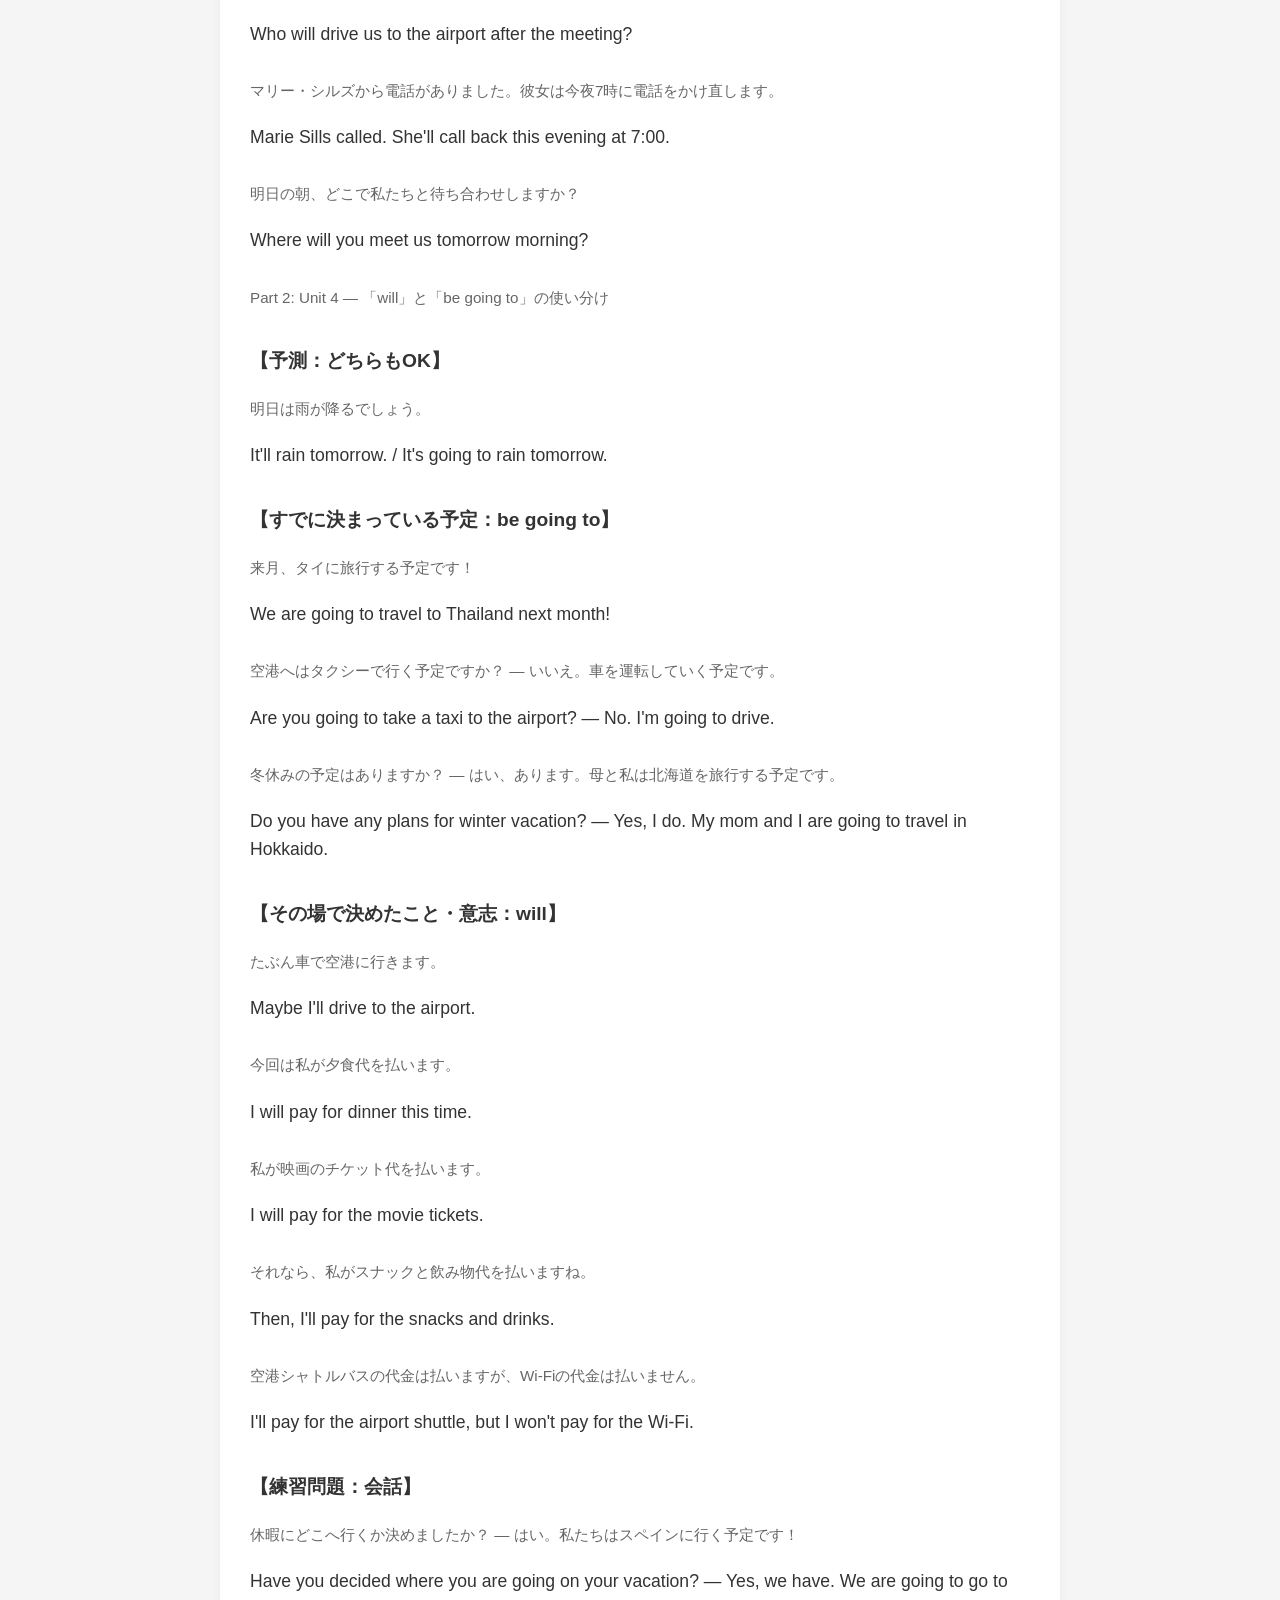
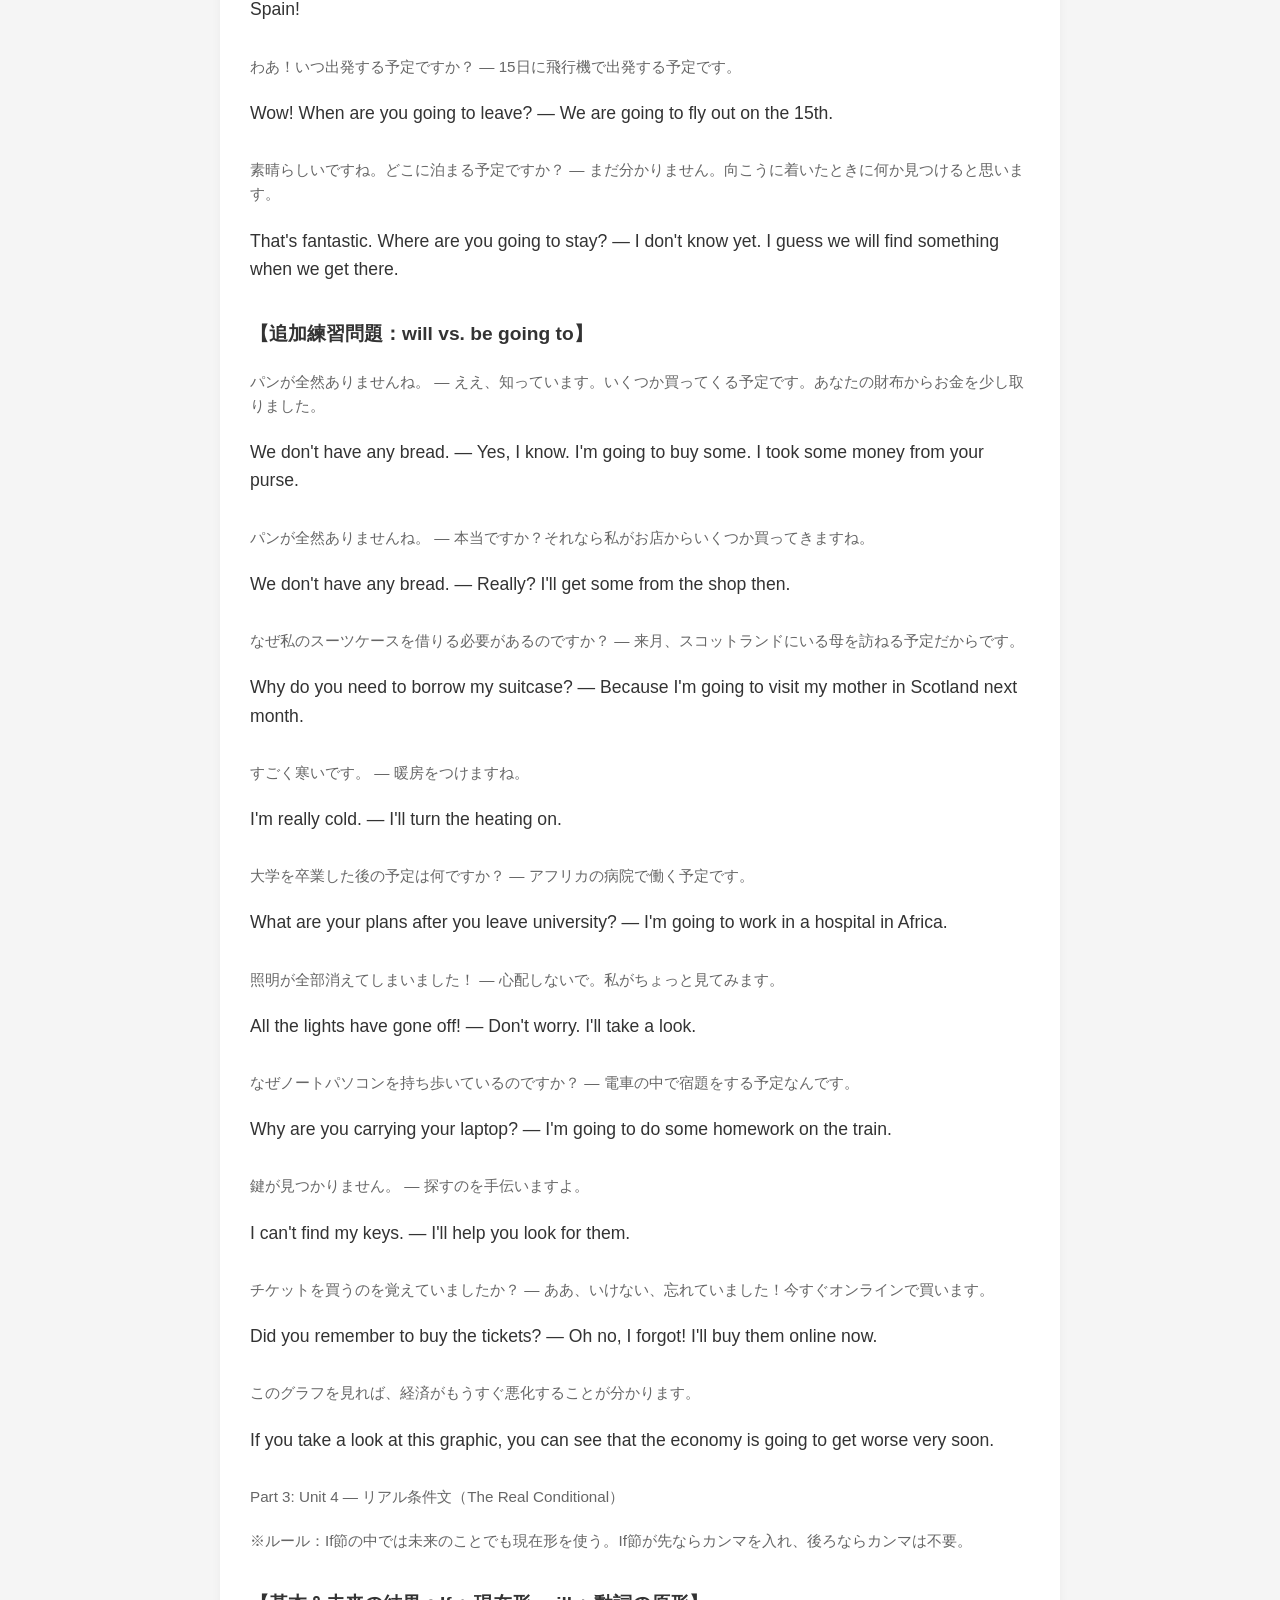
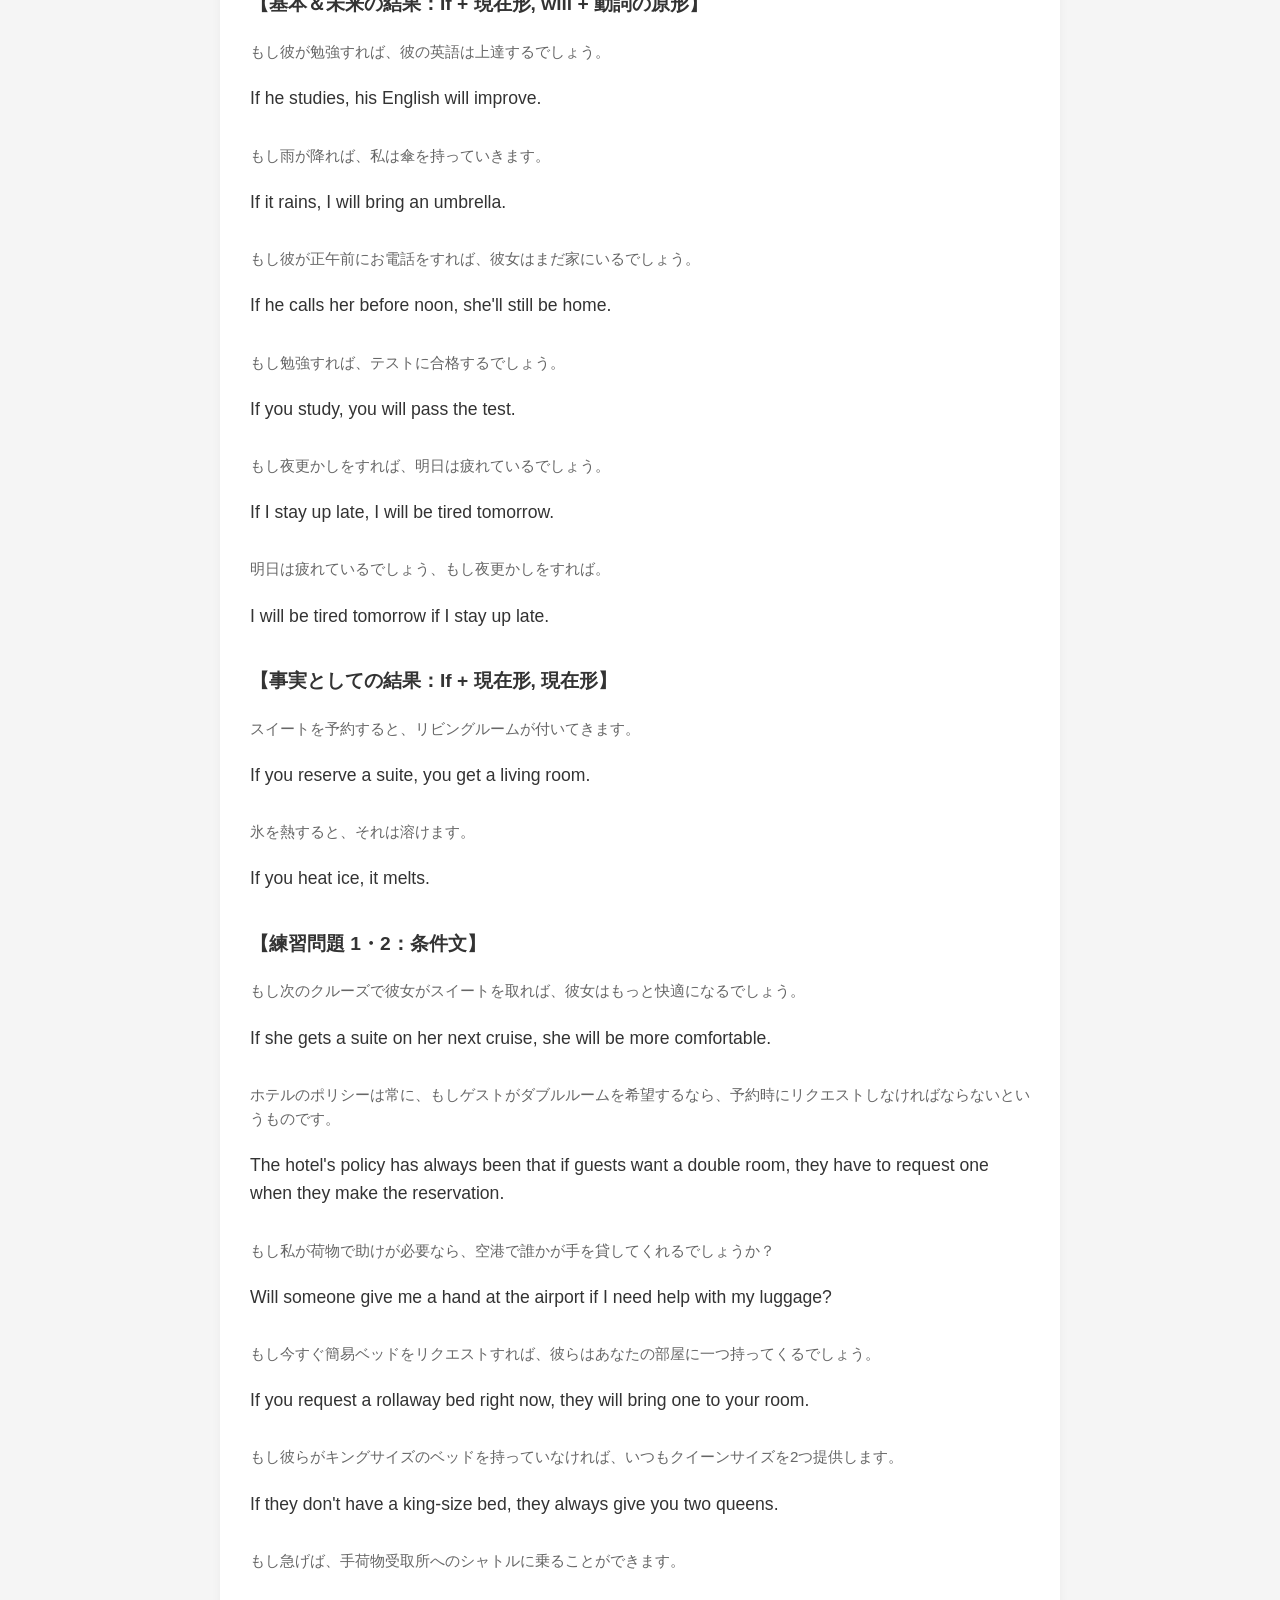
<file: voca.html>
<!DOCTYPE html>
<html lang="ja">
<head>
<meta charset="UTF-8">
<meta name="viewport" content="width=device-width, initial-scale=1.0">
<title>英語学習リスニングプレーヤー（無限ループ機能付き）</title>
<style>
  body {
    font-family: 'Helvetica Neue', Arial, 'Hiragino Kaku Gothic ProN', 'Hiragino Sans', Meiryo, sans-serif;
    margin: 0;
    padding: 0;
    background-color: #f5f5f5;
    color: #333;
  }
  #header {
    position: sticky;
    top: 0;
    background-color: #ffffff;
    padding: 15px 20px;
    box-shadow: 0 2px 5px rgba(0,0,0,0.1);
    z-index: 1000;
    display: flex;
    flex-wrap: wrap;
    align-items: center;
    gap: 15px;
  }
  button {
    font-size: 14px;
    padding: 8px 16px;
    border: none;
    border-radius: 5px;
    cursor: pointer;
    font-weight: bold;
    transition: background-color 0.2s;
  }
  #playBtn {
    background-color: #4CAF50;
    color: white;
  }
  #playBtn:hover { background-color: #45a049; }
  #stopBtn {
    background-color: #f44336;
    color: white;
  }
  #stopBtn:hover { background-color: #da190b; }
  .controls-group {
    display: flex;
    align-items: center;
    gap: 8px;
    font-size: 13px;
    background: #f0f0f0;
    padding: 5px 10px;
    border-radius: 4px;
  }
  select {
    padding: 4px;
    border-radius: 4px;
    border: 1px solid #ccc;
    max-width: 150px;
  }
  
  #toc {
    max-width: 800px;
    margin: 15px auto 0;
    padding: 15px 20px;
    background: white;
    box-shadow: 0 0 10px rgba(0,0,0,0.05);
    border-radius: 8px;
    display: flex;
    flex-wrap: wrap;
    gap: 8px;
  }
  .toc-btn {
    display: inline-block;
    padding: 6px 12px;
    background: #e3f2fd;
    color: #1976d2;
    text-decoration: none;
    border-radius: 20px;
    font-size: 13px;
    font-weight: bold;
    cursor: pointer;
    transition: all 0.2s;
    border: 1px solid #bbdefb;
  }
  .toc-btn:hover {
    background: #1976d2;
    color: white;
  }

  #content {
    max-width: 800px;
    margin: 15px auto 20px;
    padding: 20px;
    background: white;
    box-shadow: 0 0 10px rgba(0,0,0,0.05);
    border-radius: 8px;
  }
  .line {
    padding: 8px 10px;
    margin: 4px 0;
    border-radius: 4px;
    line-height: 1.6;
    transition: background-color 0.3s;
  }
  .line.japanese {
    color: #666;
    font-size: 0.95em;
  }
  .line.english {
    font-size: 1.1em;
    font-weight: 500;
    margin-bottom: 15px; 
  }
  .playing {
    background-color: #fff3e0 !important;
    border-left: 4px solid #ff9800;
    font-weight: bold;
  }
  .section-header {
    scroll-margin-top: 100px;
  }
</style>
</head>
<body>

  <div id="header">
    <button id="playBtn">▶ 再生</button>
    <button id="stopBtn">■ 停止</button>
    <div class="controls-group">
      <label><input type="checkbox" id="englishOnly"> 英語のみ</label>
    </div>
    <div class="controls-group">
      <label><input type="checkbox" id="infiniteLoop" checked> 無限ループ</label>
    </div>
    <div class="controls-group">
      <label>速度:</label>
      <select id="speed">
        <option value="0.7">0.7x</option>
        <option value="0.9">0.9x</option>
        <option value="1.0" selected>1.0x</option>
        <option value="1.2">1.2x</option>
      </select>
    </div>
    <div class="controls-group">
      <label>英語の声:</label>
      <select id="enVoiceSelect"></select>
    </div>
    <div class="controls-group">
      <label>日本語の声:</label>
      <select id="jaVoiceSelect"></select>
    </div>
  </div>

  <div id="toc"></div>
  <div id="content"></div>

  <textarea id="rawData" style="display:none;">
    【Writing 英語のみ】
    If I study English, I will talk to people all over the world.
    If I talk to people all over the world, I will get good ideas.
    If I get good ideas, I will start a new company.
    If I start a new company, I will make a lot of money.
    If I make a lot of money, I will make a smart robot.
    If I make a smart robot, it will help everyone.
    If it helps everyone, I will become famous.
    If I become famous, people will love me. 
    If people love me, they will listen to me.
    If they listen to me, I will rule the world! 

    【Writing 翻訳】
    もし英語を勉強したら、私は世界中の人と話します。
    If I study English, I will talk to people all over the world.   
    もし世界中の人と話したら、良いアイデアが浮かびます。
    If I talk to people all over the world, I will get good ideas.   
    もし良いアイデアが浮かんだら、新しい会社を始めます。
    If I get good ideas, I will start a new company.   
    もし新しい会社を始めたら、たくさんのお金を稼ぎます。
    If I start a new company, I will make a lot of money.   
    もしお金をたくさん稼いだら、賢いロボットを作ります。
    If I make a lot of money, I will make a smart robot.   
    もし賢いロボットを作ったら、それはみんなを助けます。
    If I make a smart robot, it will help everyone.   
    もしそれがみんなを助けたら、私は有名になります。
    If it helps everyone, I will become famous.   
    もし私が有名になったら、人々は私を大好きになります。
    If I become famous, people will love me.   
    もし人々が私を大好きになったら、彼らは私の言うことを聞きます。
    If people love me, they will listen to me.   
    もし彼らが私の言うことを聞いたら、私は世界を支配します！
    If they listen to me, I will rule the world! 
  
  【VOCA】
  身だしなみ・ケア用品 / Personal Care (用具)
  28. くし
  a comb
  29. ヘアブラシ
  a brush
  30. 歯ブラシ
  a toothbrush
  31. 爪切り
  a nail clipper
  32. 爪やすり
  a nail file
  33. かみそり
  a razor

  身だしなみ・ケア用品 / Personal Care (製品・化粧品)
  34. 石鹸
  soap
  35. 制汗剤・デオドラント
  deodorant
  36. シェービングクリーム
  shaving cream
  37. アフターシェーブローション
  aftershave
  38. 歯磨き粉
  toothpaste
  39. シャンプー
  shampoo
  40. ヘアスプレー
  hairspray
  41. ヘアジェル
  hair gel
  42. ハンド＆ボディローション
  hand and body lotion
  43. デンタルフロス
  dental floss
  44. 日焼け止め
  sunscreen
  45. マスカラ
  mascara
  46. 口紅
  lipstick
  47. アイシャドウ
  eyeshadow
  48. フェイスパウダー
  face powder
  49. マニキュア（ネイルポリッシュ）
  nail polish

美容・サロンケア関連表現
  50. 散髪
  a haircut
  51. 爪の手入れ（マニキュア）
  a manicure
  52. 足爪の手入れ（ペディキュア）
  a pedicure
  53. 手足両方の手入れ（マニペディ）
  a mani-pedi
  54. 顔剃り（シェービング）
  a shave
  55. 美顔（フェイシャルトリートメント）
  a facial
  56. マッサージ
  a massage

宿泊施設の種類 / Hotel accommodations
  1. ホテル
  a hotel
  2. ユースホステル
  a youth hostel
  3. B&B（朝食付民宿）
  a bed and breakfast
  4. 民泊・短期賃貸
  a short-term vacation rental
  5. 旅館
  a Japanese-style inn

ホテルの施設 / Hotel facilities
  6. フィットネスセンター
  a fitness center
  7. プール
  a pool
  8. サウナ
  a sauna
  9. ギフトショップ
  a gift shop
  10. レストラン
  a restaurant
  11. ビジネスセンター
  a business center
  12. コンシェルジュ
  a concierge

ホテルのアメニティ / Hotel Amenities
  13. 追加のタオル
  extra towels
  14. たくさんのハンガー
  lots of hangers
  15. スカート用ハンガー
  skirt hangers
  16. バスローブ
  a bathrobe
  17. ヘアドライヤー
  a hair dryer
  18. 金庫
  a safe
  19. ミニバー
  a minibar
  20. アイロンとアイロン台
  an iron and ironing board

部屋のタイプ / Hotel Rooms
  21. ダブルルーム
  a double room
  22. シングルルーム
  a single room
  23. スイートルーム
  a suite

ベッドのタイプ / Bed Types
  24. ツインベッド
  a twin bed
  25. クイーンサイズベッド
  a queen-size bed
  26. キングサイズベッド
  a king-size bed
  27. 折りたたみ式ベッド（エキストラベッド）
  a rollaway bed

【プレーズQ＆A】
You agree with someone's opinion or decision.I agree with you.

I'm with you.

Something is extremely expensive.

It costs an arm and a leg.

An important, helpful, or convincing argument or detail.

A good point.

You prefer to spend time by yourself.

I like my privacy.

The detailed conditions or small text in a contract or agreement.

The fine print.

An amount of money you pay for a service or professional advice.

A fee.

Having a polite conversation about everyday, light subjects.

Making small talk.

Something has many disadvantages or negative aspects.

It's got a lot of downsides.

Doing something extra at the same time as the current activity.

While we're at it.

It makes no difference to you, or you have no strong preference.

I don't care.

You decide to do something risky, big, or tough after hesitation.

I'll take the plunge.

You encourage someone to pursue a goal or take action.

Go for it!

【プレーズ】 
Part 1: Unit 4 — 未来表現「will / won't」
（基本例文）彼女は明日、電話をかけ直します。
She'll call back tomorrow.   
私たちは今日の午後の会議には参加しません。
We won't be at the meeting this afternoon.   
夕食後に宿題を終わらせます。
I will finish my homework after dinner.   
明日は学校に行きません。
I won't go to school tomorrow.   
今日の放課後はテニスクラブにはいません。
I won't be at tennis club after school today.   
歯医者に行きますか？ — はい、行きます。歯が痛いんです。
Will you go to the dentist? — Yes, I will. My tooth hurts.   
今日は学校に来ますか？ — いいえ、行きません。今日は少し具合が悪いです。
Will you come to school today? — No, I won't. I'm feeling a little sick today.   
会議はいつ始まりますか？ — 数分後に始まります。
When will the meeting start? — It'll start in a few minutes.   
【練習問題：will / won't】
ご主人のフライトが遅れています。彼は6時前には空港から到着しないでしょう。
Your husband's flight is delayed. He won't arrive from the airport before 6:00.   
電話会議は、明日のベルリン時間3時に始まります。
The conference call will start at 3:00 tomorrow Berlin time.  
試合が遅れて始まりました。お子さんたちは5時過ぎまで帰宅しないでしょう。
The game started late. Your children won't be home until after 5:00.   
明日、私はオフィスに早く出社しなければなりませんか？
Will I have to come into the office early tomorrow?   
会議の後、誰が私たちを空港まで車で送ってくれますか？
Who will drive us to the airport after the meeting?   
マリー・シルズから電話がありました。彼女は今夜7時に電話をかけ直します。
Marie Sills called. She'll call back this evening at 7:00.   
明日の朝、どこで私たちと待ち合わせしますか？
Where will you meet us tomorrow morning?   
Part 2: Unit 4 — 「will」と「be going to」の使い分け
【予測：どちらもOK】   
明日は雨が降るでしょう。
It'll rain tomorrow. / It's going to rain tomorrow.   
【すでに決まっている予定：be going to】   
来月、タイに旅行する予定です！
We are going to travel to Thailand next month!   
空港へはタクシーで行く予定ですか？ — いいえ。車を運転していく予定です。
Are you going to take a taxi to the airport? — No. I'm going to drive.   
冬休みの予定はありますか？ — はい、あります。母と私は北海道を旅行する予定です。
Do you have any plans for winter vacation? — Yes, I do. My mom and I are going to travel in Hokkaido.   
【その場で決めたこと・意志：will】   
たぶん車で空港に行きます。
Maybe I'll drive to the airport.   
今回は私が夕食代を払います。
I will pay for dinner this time.   
私が映画のチケット代を払います。
I will pay for the movie tickets.   
それなら、私がスナックと飲み物代を払いますね。
Then, I'll pay for the snacks and drinks.   
空港シャトルバスの代金は払いますが、Wi-Fiの代金は払いません。
I'll pay for the airport shuttle, but I won't pay for the Wi-Fi.   
【練習問題：会話】
休暇にどこへ行くか決めましたか？ — はい。私たちはスペインに行く予定です！
Have you decided where you are going on your vacation? — Yes, we have. We are going to go to Spain!   
わあ！いつ出発する予定ですか？ — 15日に飛行機で出発する予定です。
Wow! When are you going to leave? — We are going to fly out on the 15th.   
素晴らしいですね。どこに泊まる予定ですか？ — まだ分かりません。向こうに着いたときに何か見つけると思います。
That's fantastic. Where are you going to stay? — I don't know yet. I guess we will find something when we get there.   
【追加練習問題：will vs. be going to】
パンが全然ありませんね。 — ええ、知っています。いくつか買ってくる予定です。あなたの財布からお金を少し取りました。
We don't have any bread. — Yes, I know. I'm going to buy some. I took some money from your purse.   
パンが全然ありませんね。 — 本当ですか？それなら私がお店からいくつか買ってきますね。
We don't have any bread. — Really? I'll get some from the shop then.   
なぜ私のスーツケースを借りる必要があるのですか？ — 来月、スコットランドにいる母を訪ねる予定だからです。
Why do you need to borrow my suitcase? — Because I'm going to visit my mother in Scotland next month.   
すごく寒いです。 — 暖房をつけますね。
I'm really cold. — I'll turn the heating on.   
大学を卒業した後の予定は何ですか？ — アフリカの病院で働く予定です。
What are your plans after you leave university? — I'm going to work in a hospital in Africa.   
照明が全部消えてしまいました！ — 心配しないで。私がちょっと見てみます。
All the lights have gone off! — Don't worry. I'll take a look.   
なぜノートパソコンを持ち歩いているのですか？ — 電車の中で宿題をする予定なんです。
Why are you carrying your laptop? — I'm going to do some homework on the train.   
鍵が見つかりません。 — 探すのを手伝いますよ。
I can't find my keys. — I'll help you look for them.   
チケットを買うのを覚えていましたか？ — ああ、いけない、忘れていました！今すぐオンラインで買います。
Did you remember to buy the tickets? — Oh no, I forgot! I'll buy them online now.   
このグラフを見れば、経済がもうすぐ悪化することが分かります。
If you take a look at this graphic, you can see that the economy is going to get worse very soon.   
Part 3: Unit 4 — リアル条件文（The Real Conditional）
※ルール：If節の中では未来のことでも現在形を使う。If節が先ならカンマを入れ、後ろならカンマは不要。  
 【基本＆未来の結果：If + 現在形, will + 動詞の原形】   
 もし彼が勉強すれば、彼の英語は上達するでしょう。
If he studies, his English will improve.   
もし雨が降れば、私は傘を持っていきます。
If it rains, I will bring an umbrella.   
もし彼が正午前にお電話をすれば、彼女はまだ家にいるでしょう。
If he calls her before noon, she'll still be home.   
もし勉強すれば、テストに合格するでしょう。
If you study, you will pass the test.   
もし夜更かしをすれば、明日は疲れているでしょう。
If I stay up late, I will be tired tomorrow.   
明日は疲れているでしょう、もし夜更かしをすれば。
I will be tired tomorrow if I stay up late.   
【事実としての結果：If + 現在形, 現在形】   
スイートを予約すると、リビングルームが付いてきます。
If you reserve a suite, you get a living room.   
氷を熱すると、それは溶けます。
If you heat ice, it melts.   
【練習問題 1・2：条件文】
もし次のクルーズで彼女がスイートを取れば、彼女はもっと快適になるでしょう。
If she gets a suite on her next cruise, she will be more comfortable.   
ホテルのポリシーは常に、もしゲストがダブルルームを希望するなら、予約時にリクエストしなければならないというものです。
The hotel's policy has always been that if guests want a double room, they have to request one when they make the reservation.   
もし私が荷物で助けが必要なら、空港で誰かが手を貸してくれるでしょうか？
Will someone give me a hand at the airport if I need help with my luggage?   
もし今すぐ簡易ベッドをリクエストすれば、彼らはあなたの部屋に一つ持ってくるでしょう。
If you request a rollaway bed right now, they will bring one to your room.   
もし彼らがキングサイズのベッドを持っていなければ、いつもクイーンサイズを2つ提供します。
If they don't have a king-size bed, they always give you two queens.   
もし急げば、手荷物受取所へのシャトルに乗ることができます。
If we hurry, we can catch the shuttle to baggage claim.   
もしビジネスセンターがなければ、彼はホテルに滞在しないでしょう。
He won't stay at a hotel if they don't have a business center.   
もし彼らが私たちの部屋を準備できていれば、私たちは早くチェックインできるでしょう。
If they have our room ready, we'll be able to check in early.   
リクエストすれば、ホテルは朝にモーニングコールを提供します。
If you request it, the hotel provides a wake-up service in the morning. / If you request it, the hotel will provide a wake-up service in the morning.   
もし現地の交通機関について質問がある場合、誰に電話すればよいですか？
Who do we call if we have questions about local transportation?   
もしホテルにフィットネスセンターがある場合、通常は24時間営業ですか？
If a hotel has a fitness center, is it usually open at all hours?   
もしホテルの部屋の電話のランプが点滅したら、それはメッセージがあることを意味します。
If the light on your hotel room phone flashes, it means you have a message.   
Part 4: Unit 5 — 数量詞（Quantifiers: some, any, a lot of, lots of, many, much）
※ルール：肯定文・勧誘（Offer）・依頼（Request）は「some」。
否定文は「any」。
「a lot of / lots of」は数えられる名詞・数えられない名詞どちらにも使える。
「many」は数えられる名詞の複数形、
「much」は数えられない名詞の否定文で主に使う。   
【基本例文：some / any】   
彼女は夕食のためにいくつかの材料を買いました。
She bought some ingredients for dinner.   
私は現金を全く持っていません。
I don't have any cash with me.   
フライドポテトはありますか？
Do you have any fries?   
ご飯はいかがですか？ — はい、お願いします。全く持っていないんです。
Do you want some rice? — Yes, please. I don't have any.   
【オファー（勧める）とリクエスト（頼む）：疑問文でも some】   
日焼け止めはいかがですか？
Would you like some sunscreen?   
ヘアジェルは欲しいですか？
Do you want some hair gel?   
日焼け止めをもらえますか？家に忘れてしまいました。
Can I have some sunscreen? I forgot mine at home.   
シャンプーを買ってきてくれますか？ちょうど切らしてしまったんです。
Could you buy some shampoo? We just ran out.   
【基本例文：a lot of / lots of / many / much】   
彼はたくさんの本を持っています。
He has a lot of books. / He has lots of books.   
ヘアスプレーをたくさん持っていますか？
Do you have a lot of hairspray? / Do you have lots of hairspray?   
そのお店にはあまり多くのブランドのローションはありません。
The store doesn't have many brands of lotion.   
昼食を買いたかったのですが、今日はあまり多くのものがありません。
I wanted to buy lunch, but they don't have many things today.   
歯磨き粉もあまりたくさんありません。
It doesn't have much toothpaste either.   
宿題を終わらせないといけないので、テレビを見る時間はあまりありません。
I need to finish my homework, so I don't have much time to watch TV.   
カミソリはどうですか？いくつかありますか？ — はい、たくさんあります。
How about razors? Do you have any? — Yes, I have lots.   
【練習問題 3・4：数量詞】必要ならローションがいくつかありますよ。 — 実は探したのですが、そこには全くありませんでした。
I have some lotion if you need it. — Actually, I looked, and there wasn't any in there.   
化粧品は何か持ってきましたか？ — ああ、いいえ。忘れてしまいました。
Did you bring any makeup with you? — Oh, no. I forgot it.   
お店に行ったら、デンタルフロスをいくつか買ってきてください。 — わかりました。リストに追加しました。
Please get some dental floss when you go to the store. — OK. I added that to my list.   
カミソリがいくつか必要なのですが、棚には全く見当たりませんでした。 — 本当ですか？今朝はカミソリがたくさんありましたよ。
I need some razors, and I didn't see any on the shelf. — Really? We had lots of razors this morning.   
お店にいる時に歯磨き粉をいくつか買ってきてくれませんか？子供たちのバスルームには全くありません。
Could you pick up some toothpaste when you're at the store? There isn't any in the kids' bathroom.   
シェービングクリームはありますか？ — いいえ、あなた。全くありません。いくつか必要ですね。
Is there any shaving cream? — No, honey. There isn't any. We need some.   
このお店はあまり多くのパーソナルケア製品を扱っていません。
This store doesn't carry many personal care products.   
デンタルフロスは全く見つかりませんが、ここには歯ブラシがいくつかあります。
I can't find any dental floss, but here are some toothbrushes.   
くしとブラシはたくさんありますか？
Do you have a lot of combs and brushes?   
フェイスパウダーがあまり残っていません。
I don't have much face powder left.   
グレースはあまりシャンプーを使いません。
Grace doesn't use much shampoo.   
彼女はたくさんの化粧品を持っています。彼女はもっと収納スペースが必要です。
She has a lot of makeup. She needs more storage space.   
彼らもローションをあまり（全く）持っていません。
They don't have much lotion either. / They don't have any lotion either.   
シェービングクリームは必要ですか？
Do you need any shaving cream? / Do you need some shaving cream?   
Part 5: Unit 5 — 不定代名詞（Indefinite Pronouns: someone, no one, anyone）
※ルール：肯定文は「someone」または「no one」。
否定文（notがある文）は必ず「anyone」（not と no one は一緒に使わない）。
疑問文は「someone / anyone」どちらもOK。   
【基本例文】   誰かが教室にいます。
Someone is in the classroom.   
誰もテストが水曜日にあると私に教えませんでした。
No one told me that the test will be on a Wednesday.   
教室に誰かいますか？
Is someone in the classroom?   
か私にペディキュアをしてくれますか？
Can anyone give me a pedicure? / Can someone give me a pedicure?   
教室には誰もいません。
There isn't anyone in the classroom.  
 私は誰にも話しかけませんでした。
I didn't speak to anyone.   
【練習問題 5・6：不定代名詞】フロントデスクに誰かいます。（フロントデスクに誰もいません。）
There's someone at the front desk. / There's no one at the front desk.   
火曜日にサロンで半額のヘアカットがあると誰も教えてくれませんでした。
（誰かが教えてくれました。）
No one told me the salon offers half-price haircuts on Tuesdays. / Someone told me the salon offers half-price haircuts on Tuesdays.  
 1時間後にマッサージをしてくれる誰かがここに来る予定です。
There will be someone here to give you a massage in an hour.   
彼らは長い待ち時間について誰にも教えませんでした。
They didn't tell anyone about the long wait.   
ひげ剃りをしてくれる誰かを見かけましたか？
Did you see anyone giving shaves? / Did you see someone giving shaves?   
私は料金について誰にも尋ねませんでした。
I didn't ask anyone about the price.   
もし待っていただけるなら、11時に誰かがペディキュアをすることができます。
Someone can give you a pedicure at 11:00 if you can wait.   
その値段は誰にも言わないでください。とても高かったんです！
Please don't tell anyone the price. It was so expensive!   
あなたがサロンにいる間に誰かから電話があり、このメッセージを残しました。
Someone called and left you this message while you were at the salon.   
私はくしを持っていません。誰かにあげました。
I don't have the combs. I gave them to someone.   
このひどいマニキュアについて、私は誰にも話しませんでした。
I didn't speak to anyone about this terrible manicure.   
私が予約の電話をした時、そこには誰もいませんでした。
There wasn't anyone there when I called for an appointment.   
すみません。フロントデスクに誰もいません。手伝っていただけますか？
Excuse me. No one is at the front desk. Can you help me?   
申し訳ありません。今すぐお手伝いできる者は誰もいません。
I'm sorry. There isn't anyone available to help you right now.   
誰かマニキュアをしてくれませんか？
Can someone give me a manicure? / Can anyone give me a manicure?   
あなたの前に誰かがいます。お待ちいただけますか？
There's someone ahead of you. Do you mind waiting?   
誰かが、ここはマッサージを受けるのに最適な場所だと言っていました。
Someone told me this was the best place to get a massage.   
私の知っている誰かが、以前このサロンに来たことがあります。
Someone I know has been to this salon before.   
ひげ剃りをしてくれる誰かはいますか？
Is there someone available to give me a shave? / Is there anyone available to give me a shave?   

【Q＆A】
Are you going to study English today?
I am going to study English at home today. I have an English test tomorrow.

Are you going to take the Eiken this year?
I am going to take Eiken Grade 2 this year. I want to pass the exam.

Did you go to the beach last month?
I did not go to the beach last month. I just stayed home and relaxed.

Did you go to a new place last month?
I went to a new cafe in Shinjuku last month. The coffee and cake were very good.

Did you watch an animated movie last month?
I watched a Ghibli animated movie on TV. The story was very interesting.

Do you enjoy making small talk with strangers?
I do not enjoy talking with new people. I am too shy to speak first.

Do you ever talk to the concierge at hotels?
I sometimes talk to the hotel concierge. I ask them for good local restaurants.

Do you ever use the minibar in your hotel room?
I never use the minibar in my room. The drinks inside are too expensive.

Do you have any extra paper in your bookbag?
I have some notebook paper in my bag. You can use one sheet if you need it.

Do you have any scissors in your pencil case?
I have small scissors in my pencil case. I always use them in art class.

Do you have some snacks in your bag?
I have some sweet chocolate in my bag. I like eating it after school.

Do you need lots of hangers when you travel?
I do not need many hangers on a trip. Two or three hangers are enough for me.

Do you prefer a hotel with a pool? Why or why not?
I prefer a hotel with a swimming pool. I love swimming during summer vacations.

Do you prefer a gift shop or a fitness center at a hotel?
I prefer a gift shop over a fitness center. I like buying cute souvenirs for my friends.

Do you prefer a pool or a sauna at hotels?
I prefer a swimming pool at hotels. Playing in the water is very fun.

Do you prefer a comb or a brush for your hair?
I prefer a brush for my long hair. It is easier to use than a comb.

Do you use a fitness center when you travel?
I do not use a fitness center on trips. I usually walk around the town instead.

Has your family used a sauna in a hotel?
My father has used a hotel sauna before. He says it makes him feel refreshed.

Have you ever used skirt hangers? Do you need them?
I have used skirt hangers in my room. I need them to hang my school skirt neatly.

Have you ever been to a bed and breakfast?
I have never visited a bed and breakfast. However, I want to go there someday.

Have you ever stayed at a resort hotel?
I have stayed at a big resort hotel with my family. The ocean view from the room was wonderful.

Have you ever been to Kyoto?
I have visited Kyoto two times. I saw many beautiful shrines and temples.

Have you ever stayed at a bed and breakfast?
I have never stayed at a bed and breakfast. I usually stay at Western-style hotels.

Have you ever had a manicure?
I have never had a manicure in my life. Junior high students cannot paint their nails.

Have you ever had a pedicure?
I have never had a pedicure before. I want to try it during summer vacation.

Have you ever read the fine print when signing up for a website?
I have never read the small rules on websites. The sentences are too long and difficult.

Have you ever worked out in the fitness center in a hotel?
I have never exercised in a hotel gym. I prefer looking around tourist spots outside.

Have you got any hand lotion in your bag?
I always keep my hand cream in my school bag. My skin gets very dry in winter.

How many people are in your family?
There are four people in my family. I live with my parents and my younger brother.

How many times have you stayed at a Japanese-style inn?
I have stayed at a Japanese inn three times. I really like sleeping on soft futons.

How much homework do you have to do tonight?
I have to do a lot of homework tonight. It will take more than two hours to finish.

How often do you go abroad on vacation?
My family travels abroad once every two years. I enjoy speaking simple English there.

How often do you wear a bathrobe?
I almost never wear a bathrobe at home. I only try it when I stay at hotels.

How often do you use a hair dryer?
I use a hair dryer every night after taking a bath. I do not want to catch a cold.

If you forget your homework, what will you do?
I will say sorry to my teacher honestly. Then I will bring it the next morning.

Is a minibar important for you?
A hotel minibar is not important for me. I can just buy cold drinks at convenience stores.

Is a hair dryer necessary for you?
A hair dryer is very necessary for my daily life. It takes too long to dry my hair naturally.

Is shampoo countable or uncountable?
Shampoo is an uncountable noun in English. However, a comb is a countable noun.

Is our teacher going to give us free money right now?
Our teacher is not going to give us any money. That sounds like a crazy idea.

Tell me about a downside of going to school at Hiroo Gakuen.
The biggest downside is having too much homework every day. Many students feel tired from studying.

Tell me about a downside of living in Tokyo.
A downside of living in Tokyo is the crowded trains. It is hard to ride them every morning.

Tell me about your dream vacation destination.
My dream vacation destination is Hawaii. I want to swim in the beautiful blue ocean.

Tell me about a fee your parents sometimes pay.
My parents pay the monthly internet fee at home. It allows us to use computers and smartphones.

Tell me about a time you took the plunge for something.
I took the plunge when I joined the school basketball team. I was nervous because I had no experience.

What amenities do short-term vacation rentals have?
They usually have a useful kitchen and a washing machine. Guests can cook their own meals easily.

What are the best amenities in hotels?
The best amenities are big, soft bath towels. High-quality shampoo is also very nice.

What do you think is the most important thing in a hotel room?
I think a comfortable and clean bed is the most important thing. It gives travelers a good night's sleep.

What is the most common hotel facility?
The front desk is the most common hotel facility in the world. Friendly staff members help you check in there.

What is your favorite hotel amenity?
My favorite hotel amenity is free bottled water. It is very nice to drink after a long trip.

What is your favorite facility?
My favorite hotel facility is the large swimming pool. I like playing in the pool with my friends.

What is something you think every hotel room should have? Why?
I think every hotel room must have a hair dryer. Sleeping with wet hair feels terrible.

What's your least favorite kind of accommodation when you travel?
My least favorite kind of accommodation is a capsule hotel. The small space makes me feel nervous.

What's something that "costs an arm and a leg"?
Buying a famous luxury sports car costs an arm and a leg. Only very rich people can buy one.

What's the difference between...

... "a bed and breakfast" and "a short-term vacation rental"?
A bed and breakfast gives a morning meal to guests. A short-term vacation rental does not serve any food.

... "a suite" and "a double room" in hotels?
A hotel suite has several connected living rooms and bedrooms. A double room is just one bedroom with a big bed.

... "a yukata" and "a bathrobe"?
A yukata is a light traditional Japanese cotton cloth. A bathrobe is made of thick towel material to dry your body.

... "a rollaway bed" and "sofa bed"?
A rollaway bed is an extra portable bed with wheels. A sofa bed is a comfortable couch that changes into a bed.

... "a fee" and "a bill"?
A fee means the set price you pay for a service. A bill is a printed paper that asks you for money.

... "a good point" and "a downside"?
A good point means an advantage or a nice thing. A downside means a disadvantage or a bad point.

... "a king-sized bed" and "a queen-sized bed"?
A king-sized bed is the biggest and widest bed in a hotel. A queen-sized bed is a little smaller than a king bed.

... "a bed and breakfast" and "a traditional Japanese-style inn"?
A Japanese inn offers tatami mat floors and futons. A bed and breakfast offers normal Western-style rooms and beds.

... "fine print" and "fee"?
Fine print means important rules written in very small letters. A fee is the actual money you must pay.

... "shampoo" and "conditioner"?
Shampoo washes away dirt and oil from your hair. Conditioner makes your dry hair smooth and soft.

What kind of facilities do hotels have?
Hotels usually have good restaurants and fitness gyms. Some luxury hotels also have swimming pools.

What will happen if I forget my homework?
You will have to finish the homework during your lunchtime. Your teacher will be a little angry with you.

What will happen if you skip school?
My parents and teachers will be very angry at me. I will miss important lessons and fall behind.

What will happen if you only eat carrots?
Your body will become weak without enough protein and rice. Your skin color might also turn a little orange.

What will happen if aliens come to Earth?
People all over the world will be shocked and scared. Scientists will try to talk with them peacefully.

What will you do if you move to Taiwan tomorrow?
I will buy sweet bubble tea at a local shop first. Then I will eat tasty food at night markets.

What will you do if you become famous?
I will travel to many countries around the world. I want to meet and talk with my fans everywhere.

What will you do if you become a cat?
I will sleep under the warm sun all day long. I will never do any difficult homework again.

What will you do if you win the ¥1,000,000 lottery?
I will save half of the prize money in the bank. Then I will take my family on a wonderful trip.

What will you do if you become the Japanese Prime Minister?
I will make summer vacation two months long for students. Everyone will enjoy having more free time.

When will English class end?
This English class will end at two thirty this afternoon. We only have ten minutes left now.

When will you do your homework tonight?
I will do my English homework after dinner tonight. I want to finish all my work before ten.

When will you eat dinner tonight?
I will eat dinner with my family at seven o'clock. We always enjoy talking at the dinner table.

When will we take our speaking test?
We will take the English speaking test next Monday. The date is October 13th.

Where are you going to go this weekend?
I am going to visit Shibuya with my good friends. I want to buy new clothes for winter.

Where do you like to go during summer vacation?
I like to visit my grandparents' home in the countryside. The air is fresh and nature is everywhere.

Where is your favorite vacation destination?
My favorite vacation destination is Okinawa in summer. The sea there is so clear, blue, and beautiful.

Where will you live when you are an adult?
I will live in a quiet and nice apartment in Tokyo. I like living close to big train stations.

Which class will we have next?
We will have math class in this classroom next. You should take out your math textbook now.

Which hotel facility do you go to the most?
I go to the breakfast restaurant the most during my stay. I love eating fresh bread at the morning buffet.

Which kind of accommodation is the most expensive?
Five-star luxury hotels are the most expensive accommodation. They give very high-level service to rich guests.

Which subject are you going to study tonight?
I am going to study English and science tonight. I have to prepare for the regular school tests.

Which type of accommodation is the most popular in Japan?
Modern hotels and Japanese-style inns are the most popular. Many people love enjoying hot springs at traditional inns.

Which university will you go to after high school?
I want to enter a good university in Tokyo. I plan to study English and foreign cultures there.

Who will be our class president next year?
I think Tanaka-kun will become our next class president. He is very reliable and kind to our classmates.

Who will be our homeroom teacher next year?
I think Mr. Smith will be our new homeroom teacher. Every student likes his friendly English lessons.

Who will get a perfect score on the English exam?
I hope that I will get a hundred points on this test. I practiced speaking and writing English very hard.

Who will give us the speaking tests?
Our native English teacher will give us the speaking test. We will answer questions one-on-one in a separate room.

Why might someone use a business center during a trip?
Some people need to print important papers for their work. They also need quiet desks to use their laptops.

Will you have curry for dinner tonight?
I will eat warm beef curry for dinner tonight. My mother is making it in the kitchen right now.

Would you like extra towels in your room?
I would like two extra clean towels, please. My friend and I take showers twice a day.

Would you like to go to Hawaii?
I would love to travel to Hawaii with my family. I want to see the clear blue sea and palm trees.
  </textarea>

<script>
  const rawData = document.getElementById('rawData').value;
  const contentDiv = document.getElementById('content');
  const tocDiv = document.getElementById('toc');
  const playBtn = document.getElementById('playBtn');
  const stopBtn = document.getElementById('stopBtn');
  const englishOnlyCheckbox = document.getElementById('englishOnly');
  const infiniteLoopCheckbox = document.getElementById('infiniteLoop');
  const speedSelect = document.getElementById('speed');
  
  const enVoiceSelect = document.getElementById('enVoiceSelect');
  const jaVoiceSelect = document.getElementById('jaVoiceSelect');

  let isPlaying = false;
  let currentIndex = 0;
  const lineData = [];
  let availableVoices = [];
  let sectionIndex = 0;

  function isJapanese(text) {
    return /[぀-ゟ゠-ヿ一-龯]/.test(text);
  }

  const lines = rawData.split('\n').map(l => l.trim());
  lines.forEach((line) => {
    if (!line) return;
    const p = document.createElement('div');
    p.className = 'line';
    p.textContent = line;

    if (/^【.*】$/.test(line)) {
      const sId = 'section-' + sectionIndex;
      p.id = sId;
      p.className += ' section-header'; 
      p.style.fontWeight = 'bold';
      p.style.marginTop = '20px';
      p.style.fontSize = '1.2em';
      
      const tocBtn = document.createElement('a');
      tocBtn.className = 'toc-btn';
      tocBtn.textContent = line.replace(/【|】/g, '').split(' / ')[0]; 
      tocBtn.onclick = () => {
        document.getElementById(sId).scrollIntoView({ behavior: 'smooth' });
        const targetIndex = lineData.findIndex(item => item.el === p);
        if (targetIndex !== -1) {
            currentIndex = targetIndex;
            if (isPlaying) {
                window.speechSynthesis.cancel();
                speakNext();
            } else {
                lineData.forEach(item => item.el.classList.remove('playing'));
                p.classList.add('playing');
            }
        }
      };
      tocDiv.appendChild(tocBtn);
      sectionIndex++;
      
      contentDiv.appendChild(p);
      lineData.push({ text: line, el: p, isJp: true }); 
      return; 
    }

    if (isJapanese(line)) {
      p.classList.add('japanese');
    } else {
      p.classList.add('english');
    }

    contentDiv.appendChild(p);
    lineData.push({ text: line, el: p, isJp: isJapanese(line) });
  });

  if (sectionIndex === 0) {
      tocDiv.style.display = 'none';
  }

  function populateVoiceList() {
    availableVoices = window.speechSynthesis.getVoices();
    enVoiceSelect.innerHTML = '';
    jaVoiceSelect.innerHTML = '';

    availableVoices.forEach((voice, index) => {
      const option = document.createElement('option');
      option.value = index;
      option.textContent = `${voice.name} (${voice.lang})`;

      if (voice.lang.startsWith('en')) {
        enVoiceSelect.appendChild(option);
      }
      if (voice.lang.startsWith('ja')) {
        jaVoiceSelect.appendChild(option);
      }
    });

    selectBestVoice(enVoiceSelect, ['Natural', 'Online', 'Google UK', 'Google US']);
    selectBestVoice(jaVoiceSelect, ['Nanami', 'Keita', 'Natural', 'Online', 'Google 日本語']);
  }

  function selectBestVoice(selectElement, preferredNames) {
    const options = Array.from(selectElement.options);
    for (let name of preferredNames) {
      const match = options.find(opt => opt.textContent.includes(name));
      if (match) {
        selectElement.value = match.value;
        return;
      }
    }
  }

  populateVoiceList();
  if (speechSynthesis.onvoiceschanged !== undefined) {
    speechSynthesis.onvoiceschanged = populateVoiceList;
  }

  function speakNext() {
    if (!isPlaying) return;
    
    // Check if we reached the end
    if (currentIndex >= lineData.length) {
        if (infiniteLoopCheckbox.checked) {
            currentIndex = 0; // Loop back to start
        } else {
            isPlaying = false;
            playBtn.textContent = '▶ 再生';
            lineData.forEach(item => item.el.classList.remove('playing'));
            return;
        }
    }

    const currentItem = lineData[currentIndex];

    if (/^【.*】$/.test(currentItem.text) || (englishOnlyCheckbox.checked && currentItem.isJp)) {
      currentIndex++;
      speakNext();
      return;
    }

    lineData.forEach(item => item.el.classList.remove('playing'));
    currentItem.el.classList.add('playing');
    
    currentItem.el.scrollIntoView({ behavior: 'smooth', block: 'center' });

    let textToSpeak = currentItem.text;
    if (currentItem.isJp) {
        textToSpeak = textToSpeak.replace(/^[0-9]+\.\s*/, '');
    }

    const utterance = new SpeechSynthesisUtterance(textToSpeak);
    utterance.rate = parseFloat(speedSelect.value);

    if (currentItem.isJp && jaVoiceSelect.value) {
      utterance.voice = availableVoices[jaVoiceSelect.value];
    } else if (!currentItem.isJp && enVoiceSelect.value) {
      utterance.voice = availableVoices[enVoiceSelect.value];
    } else {
      utterance.lang = currentItem.isJp ? 'ja-JP' : 'en-US';
    }

    utterance.onend = () => {
      currentIndex++;
      speakNext();
    };

    utterance.onerror = (e) => {
      console.warn("読み上げエラー:", e);
      currentIndex++;
      speakNext();
    };

    window.speechSynthesis.speak(utterance);
  }

  playBtn.addEventListener('click', () => {
    if (isPlaying) {
        window.speechSynthesis.pause();
        isPlaying = false;
        playBtn.textContent = '▶ 再開';
    } else {
        isPlaying = true;
        playBtn.textContent = '⏸ 一時停止';
        
        if (window.speechSynthesis.paused) {
            window.speechSynthesis.resume();
        } else {
            if (currentIndex >= lineData.length) currentIndex = 0;
            speakNext();
        }
    }
  });

  stopBtn.addEventListener('click', () => {
    isPlaying = false;
    window.speechSynthesis.cancel();
    playBtn.textContent = '▶ 再生';
    lineData.forEach(item => item.el.classList.remove('playing'));
    currentIndex = 0; // Reset index when stopped
  });

  window.addEventListener('beforeunload', () => {
    window.speechSynthesis.cancel();
  });

</script>
</body>
</html>
</file>
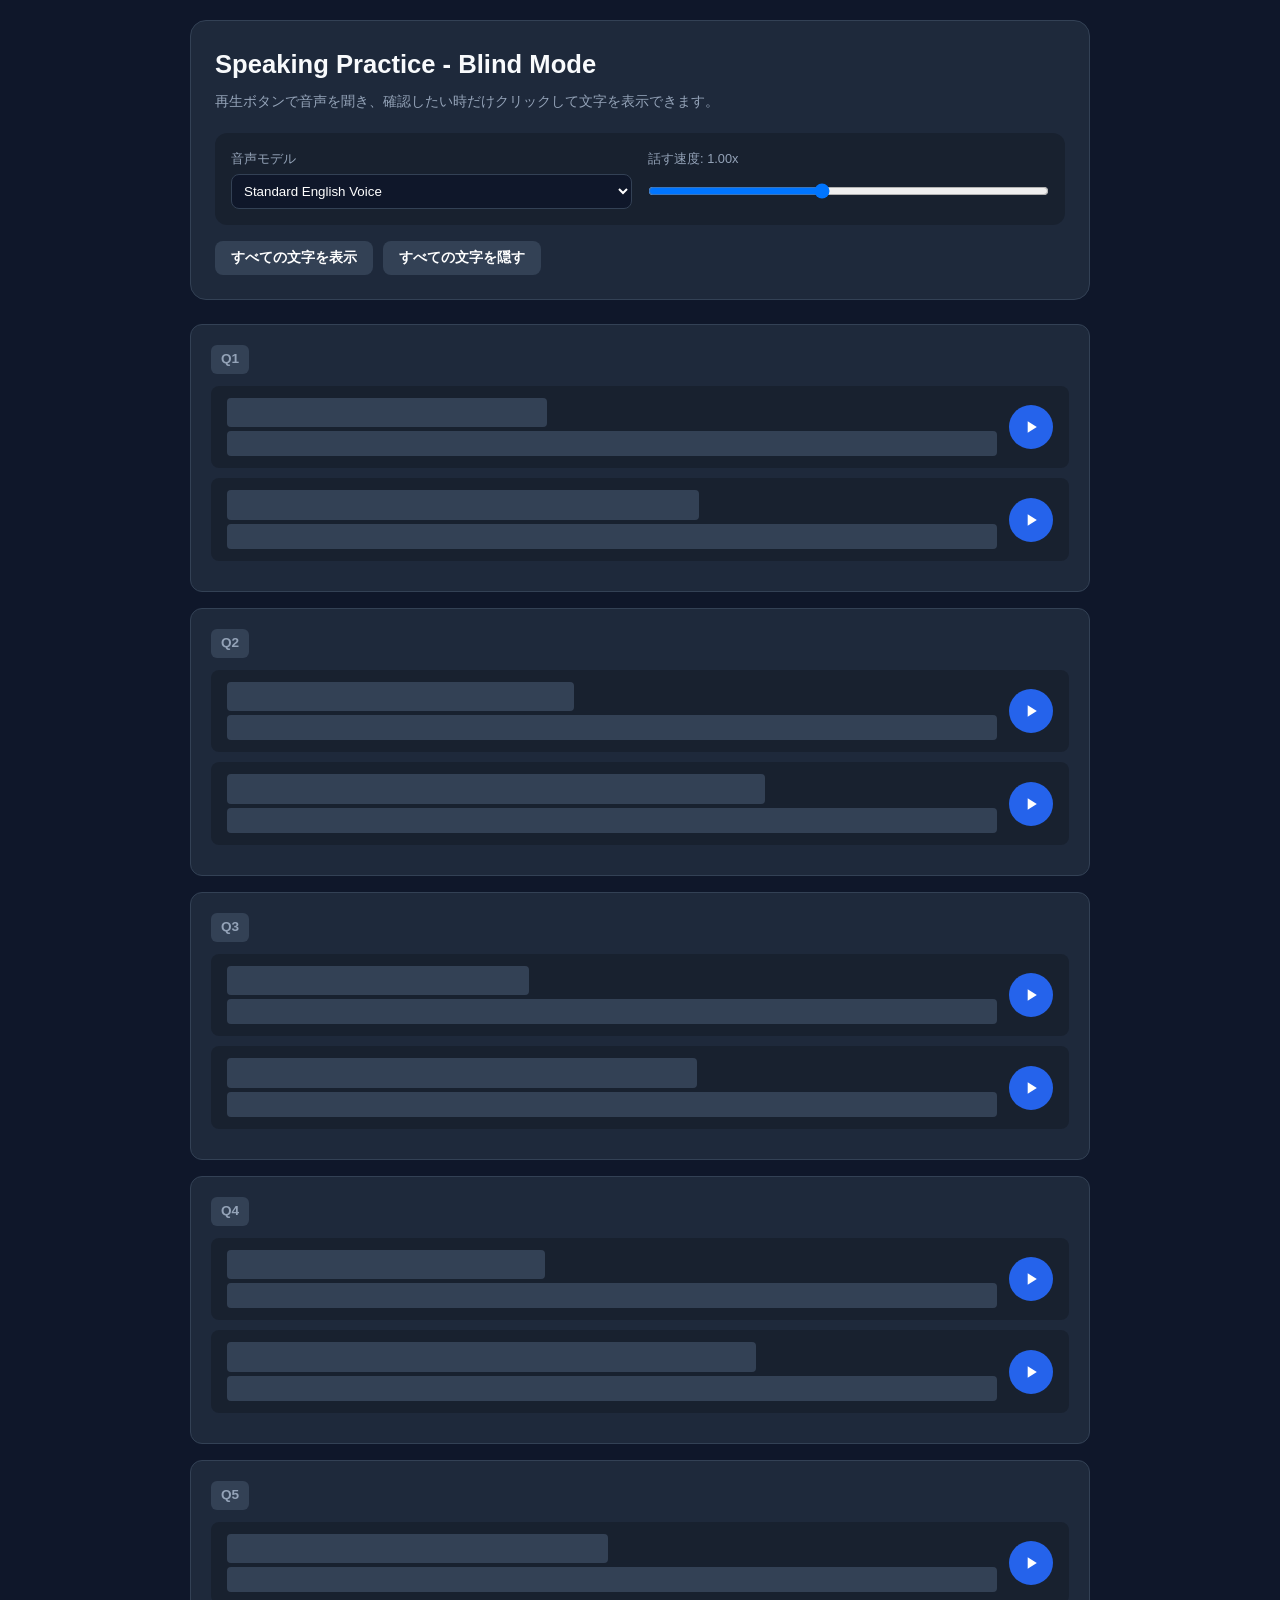
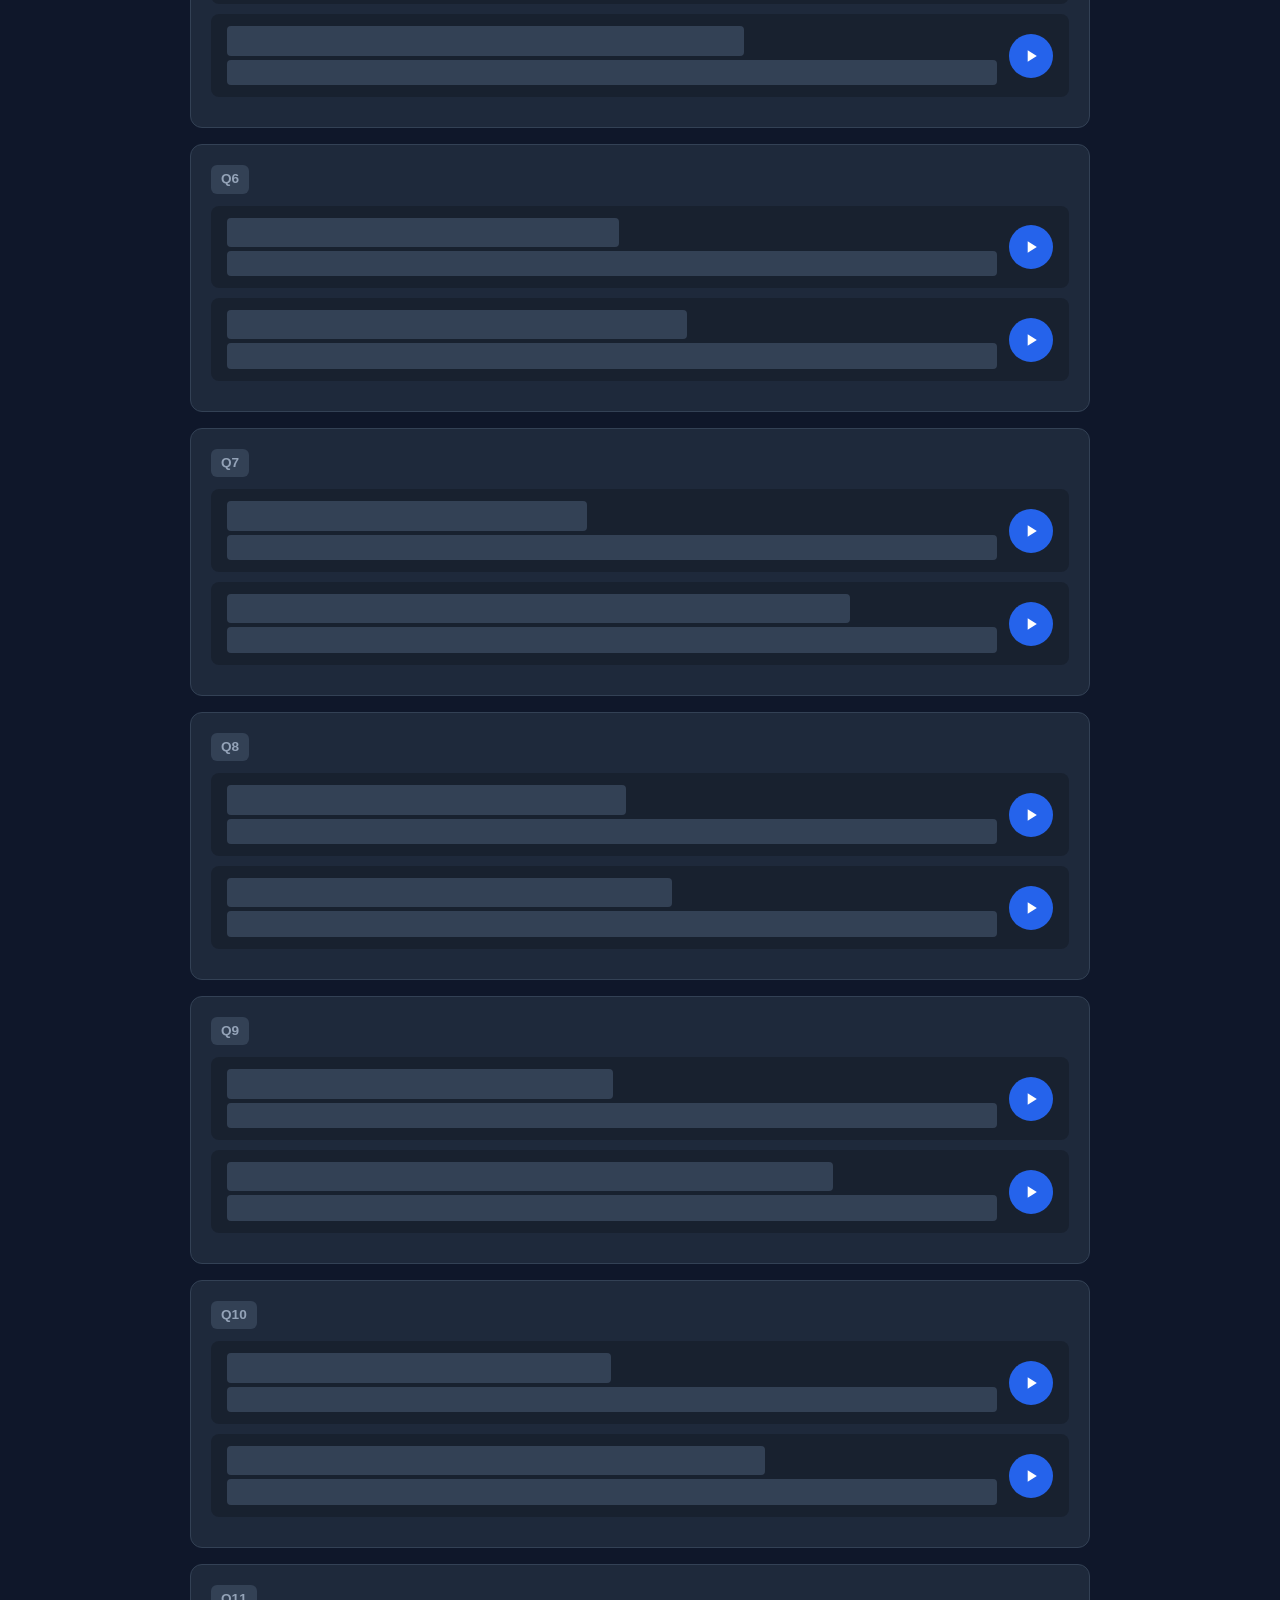
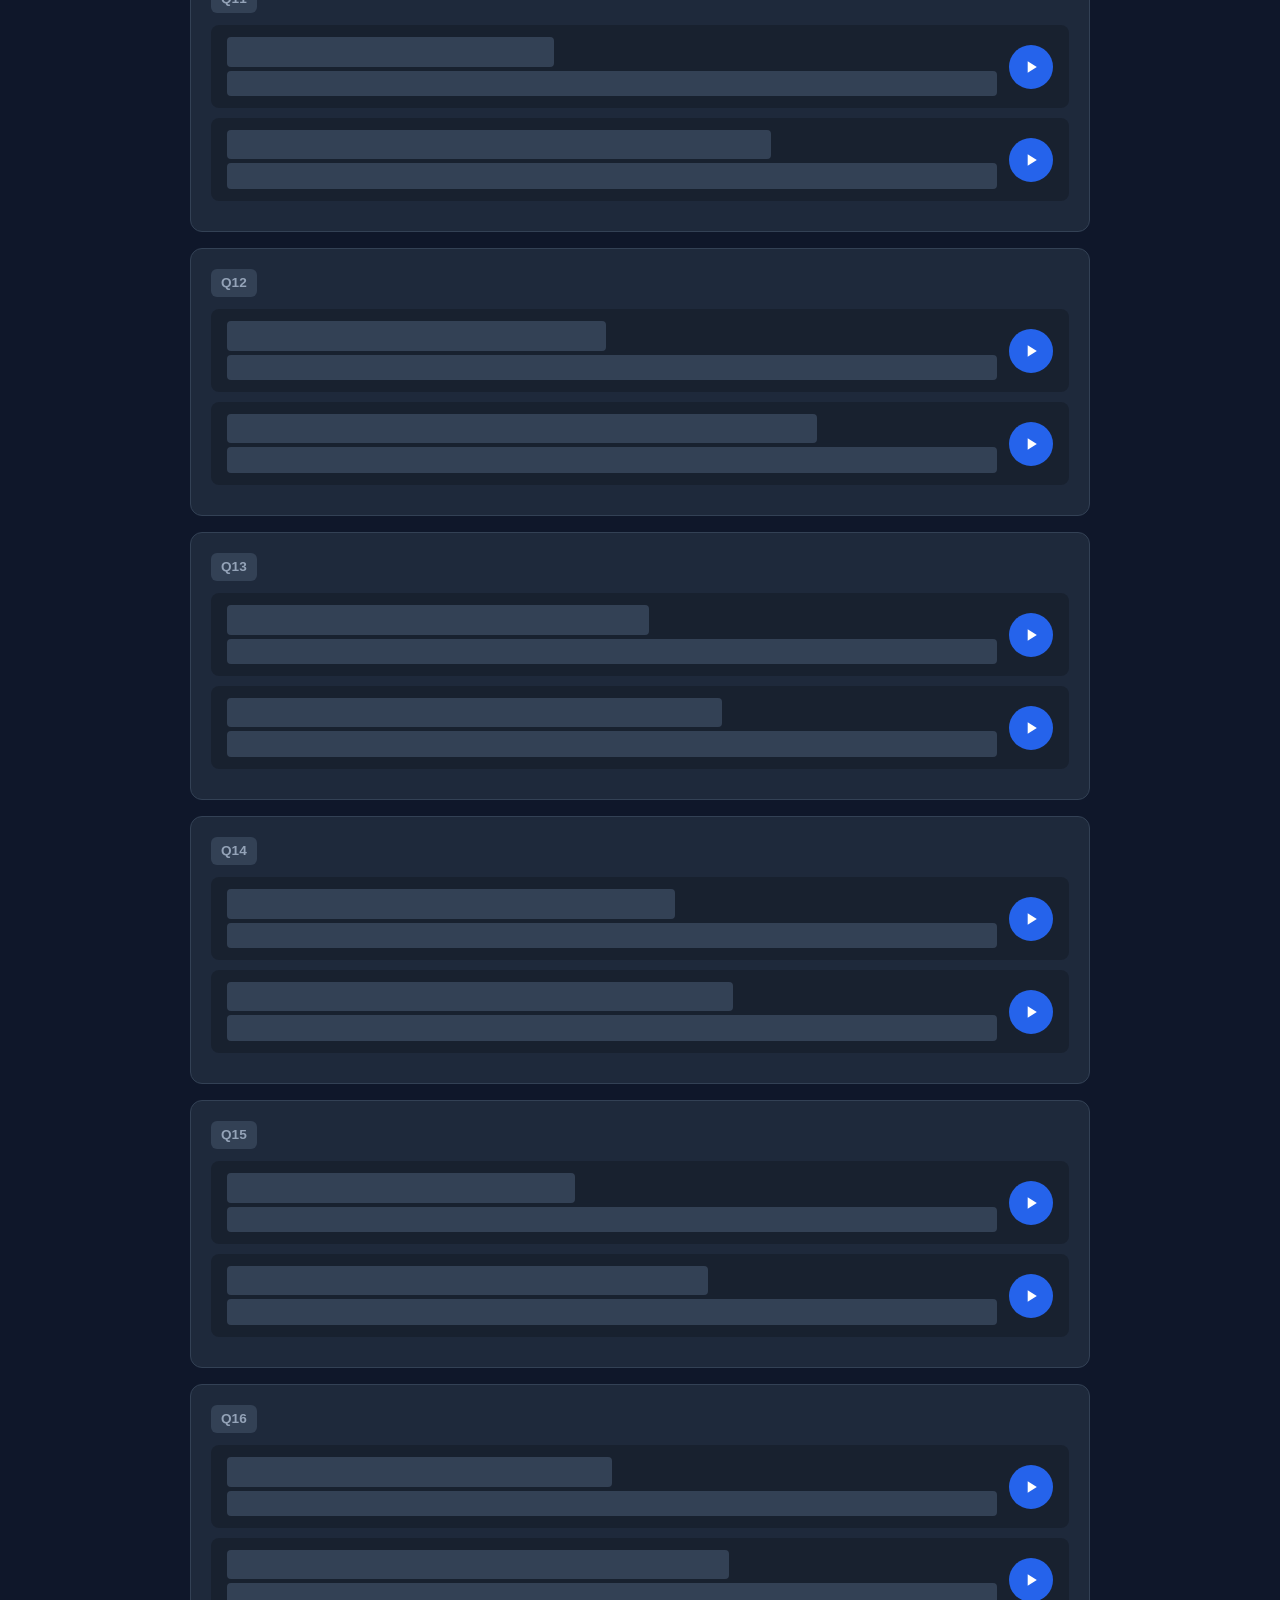
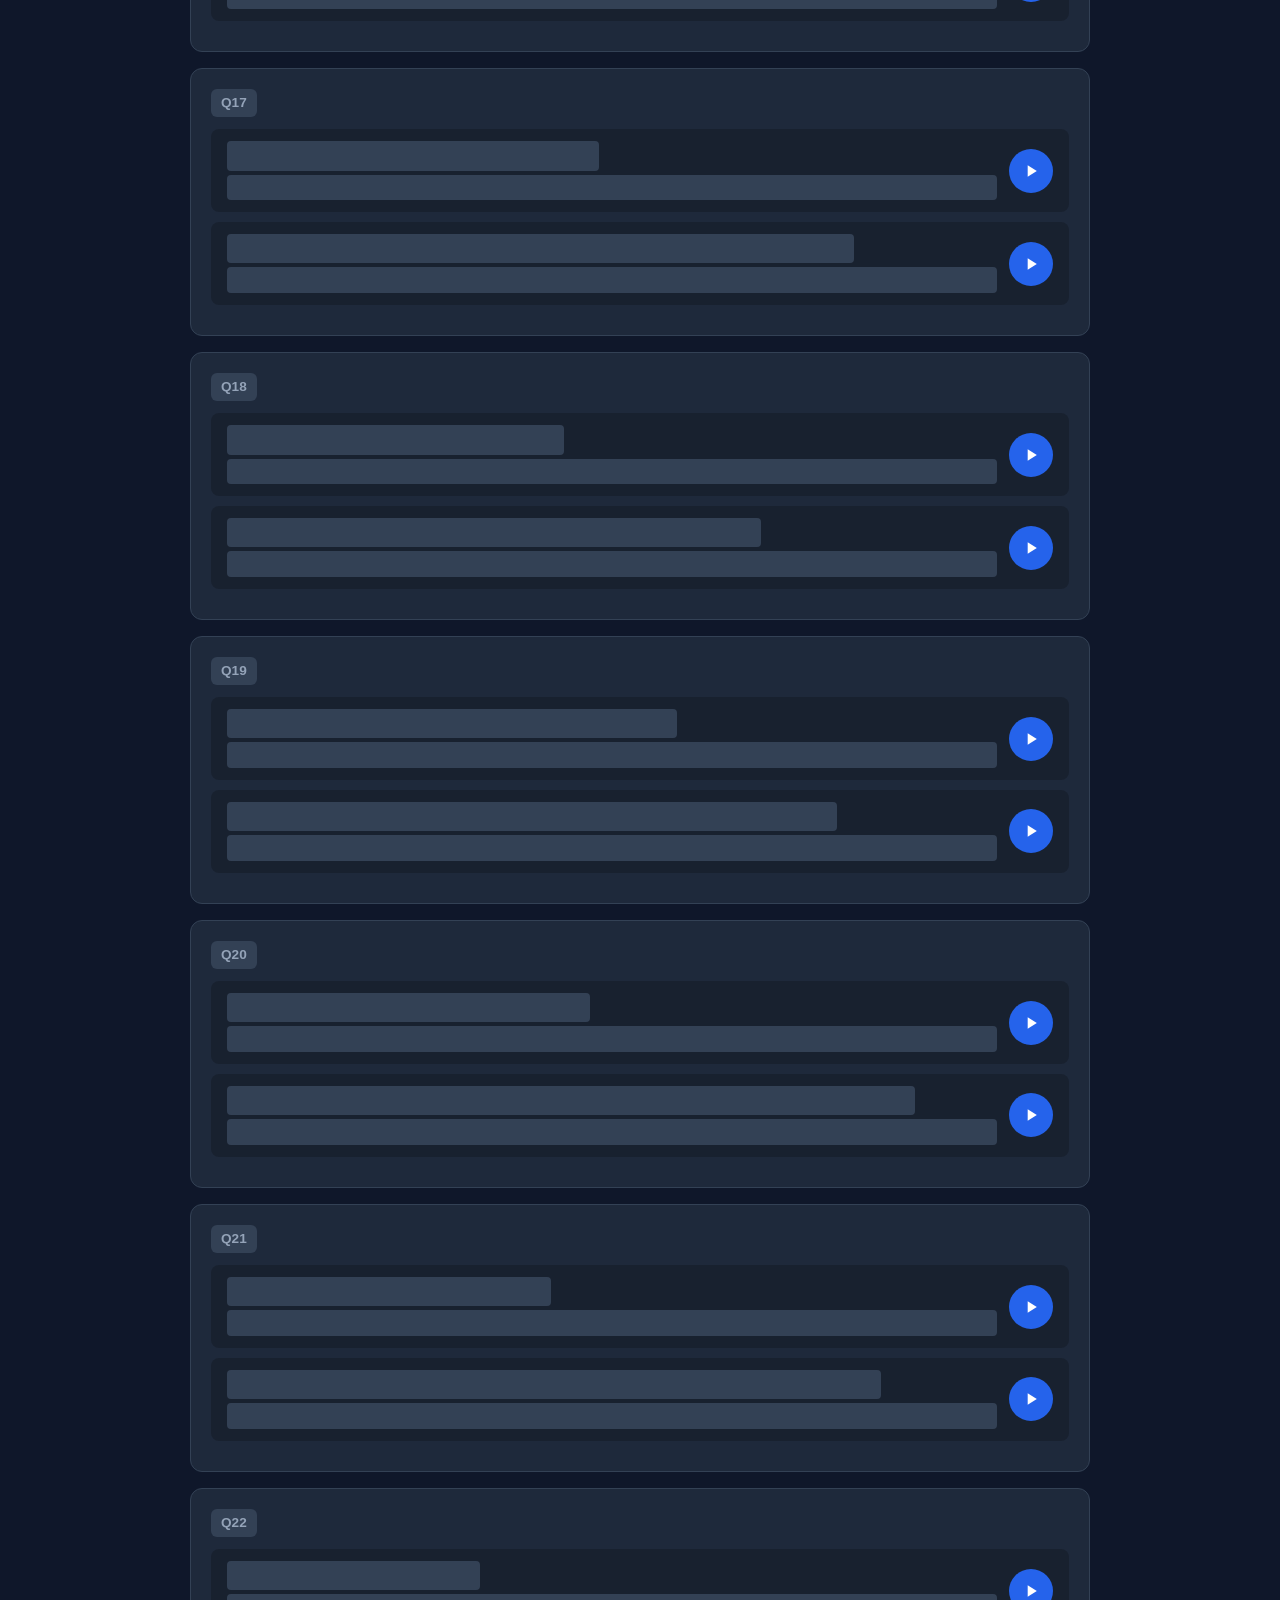
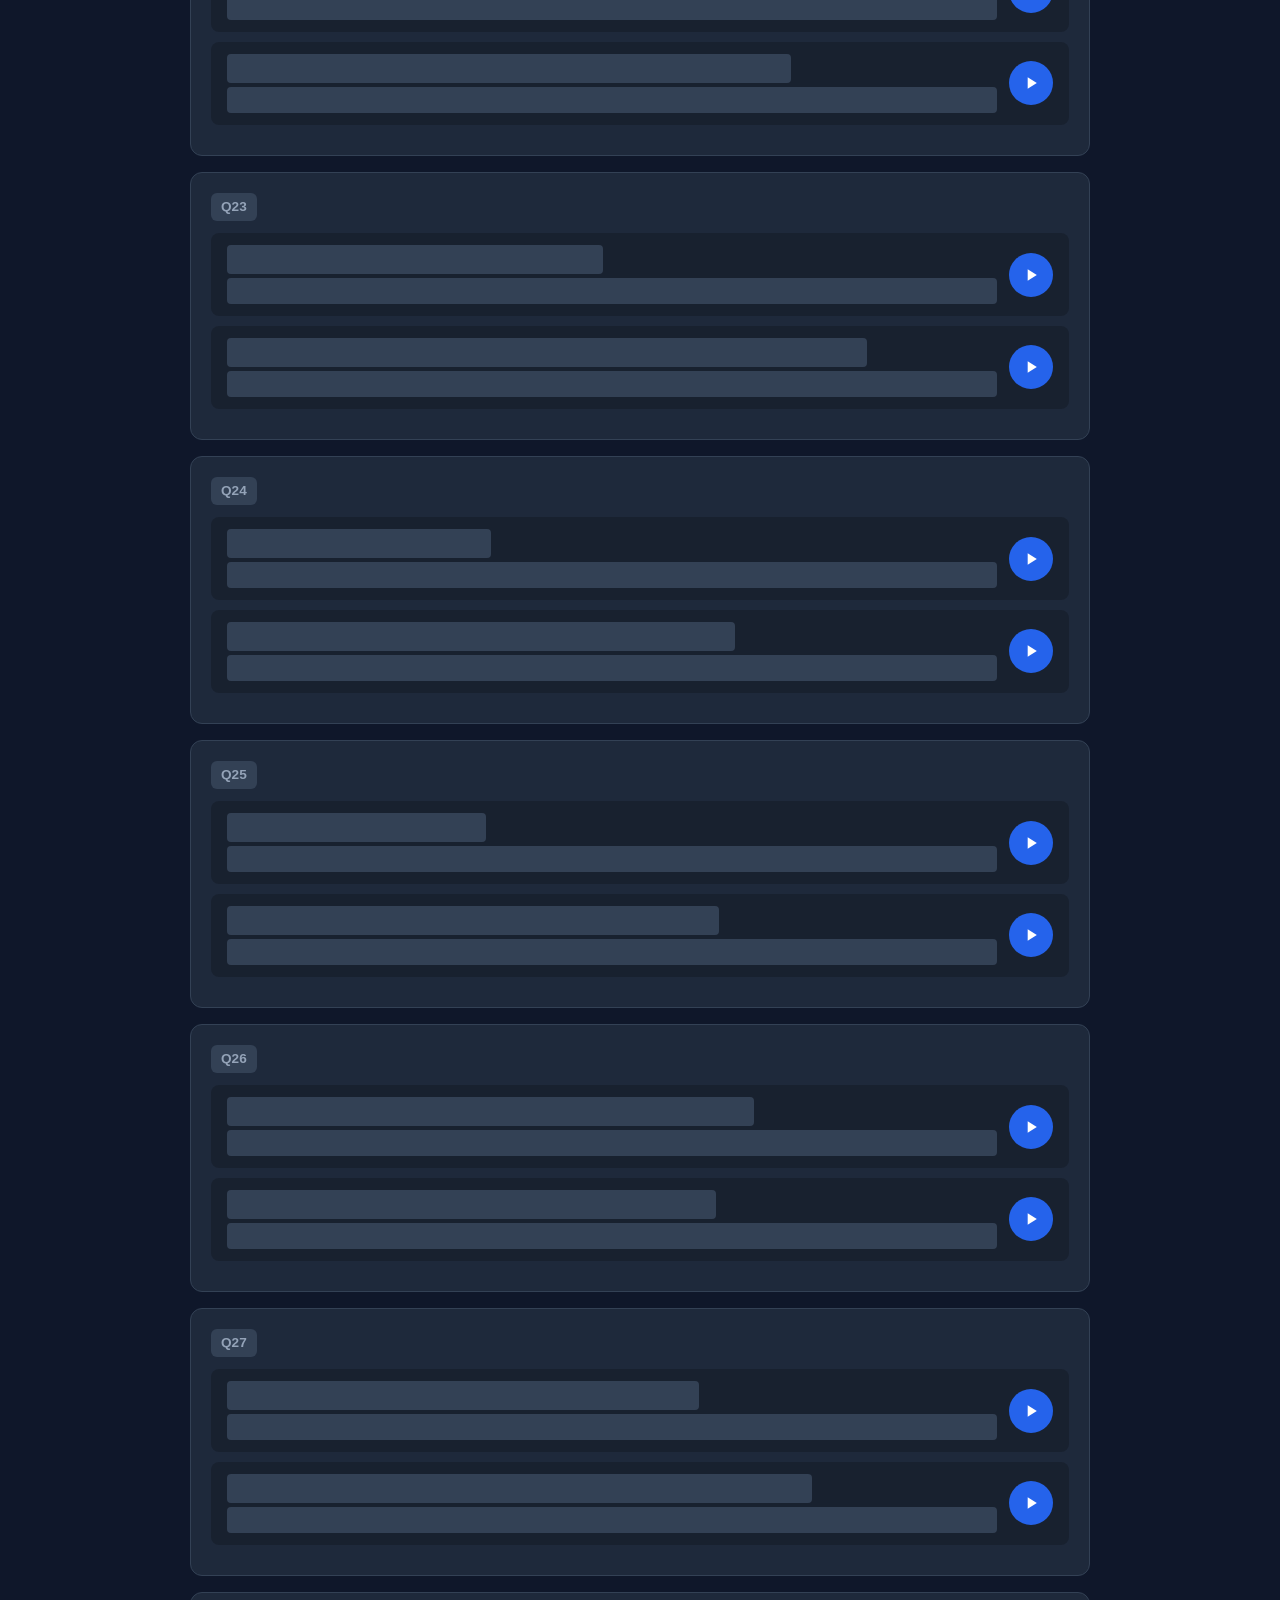
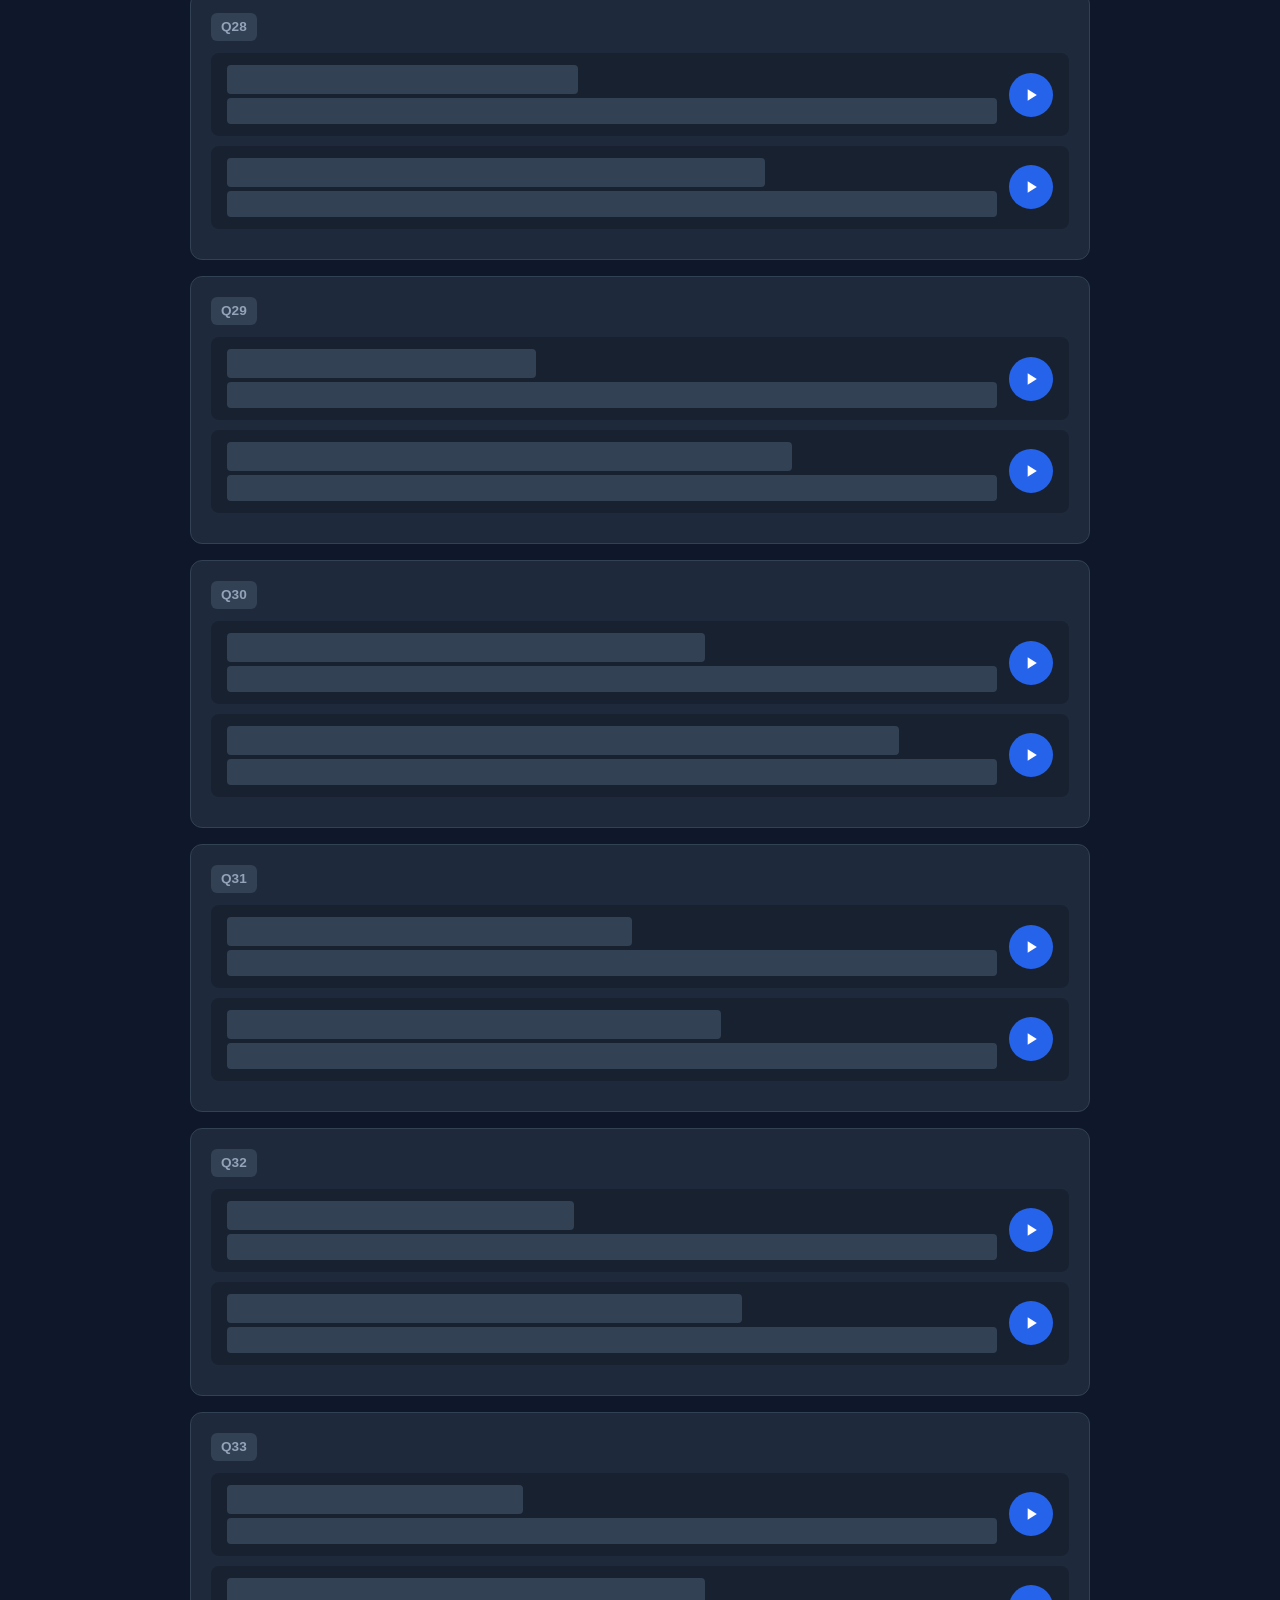
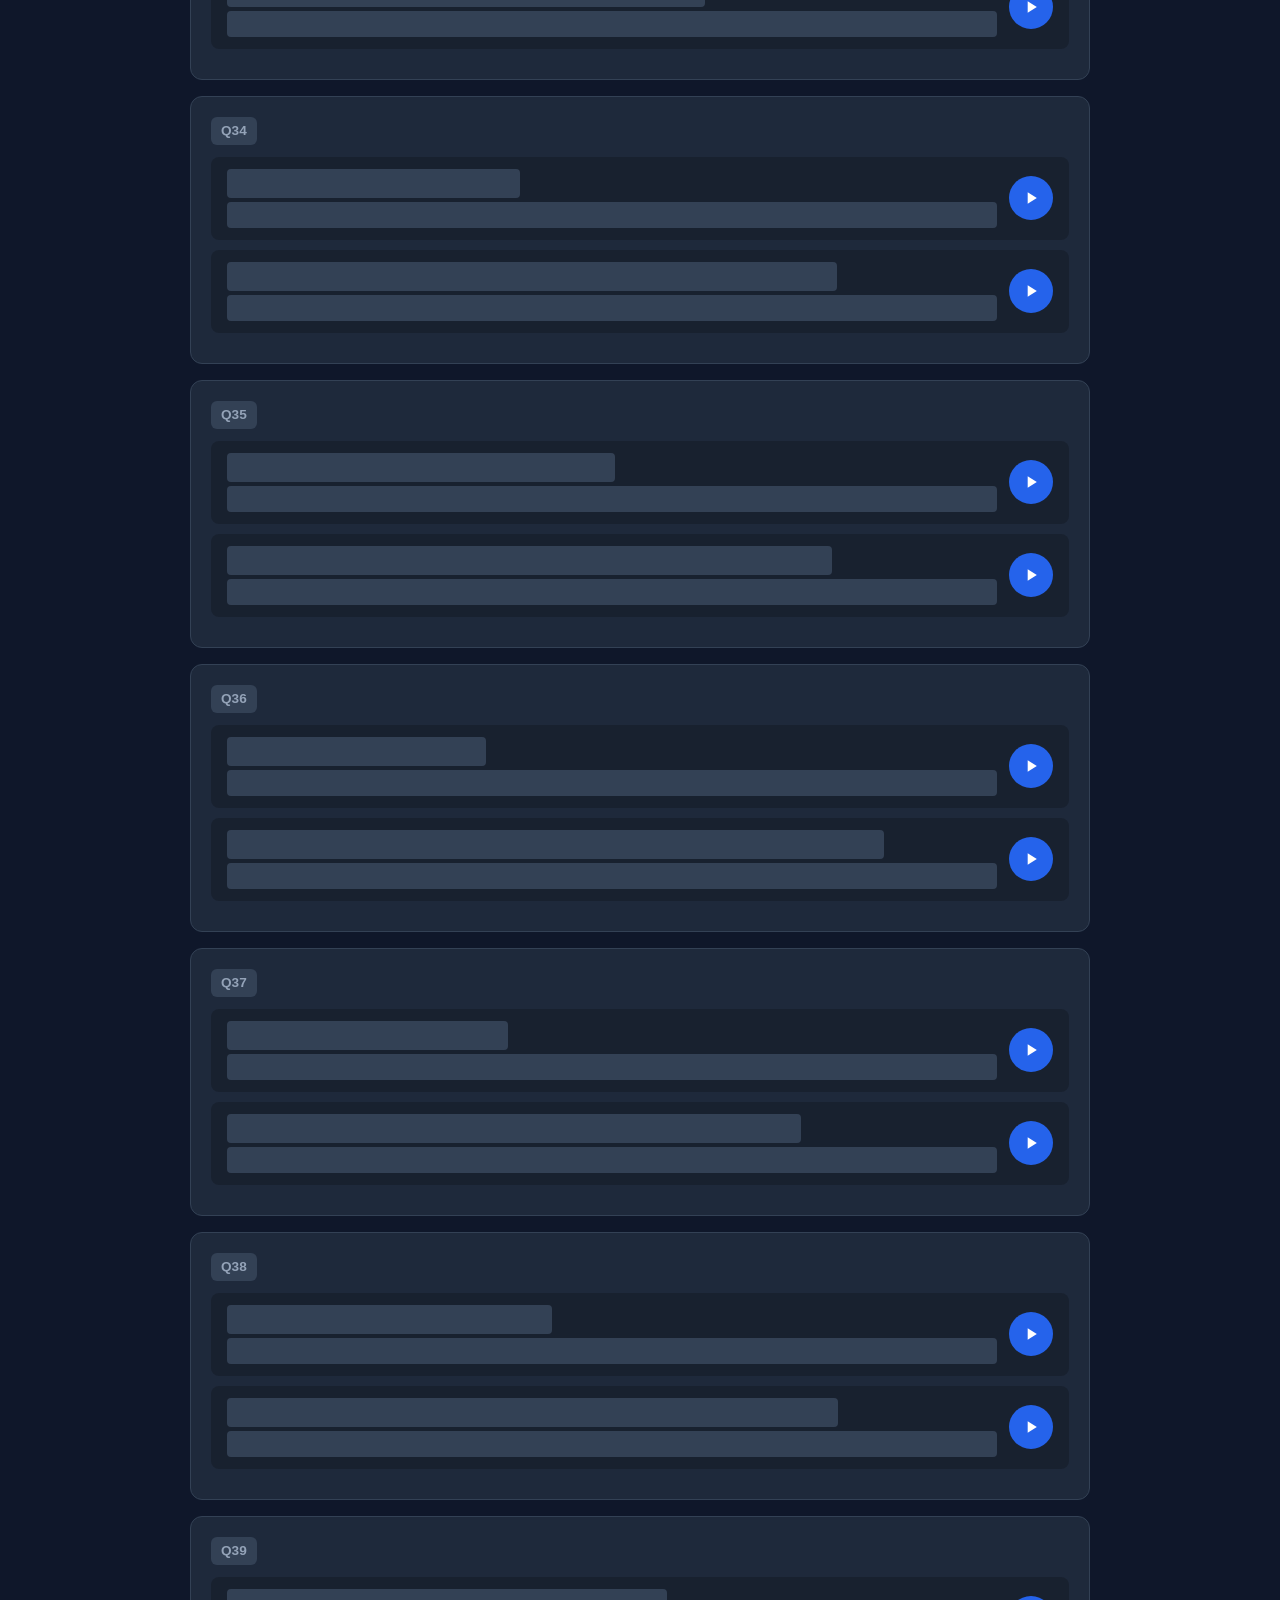
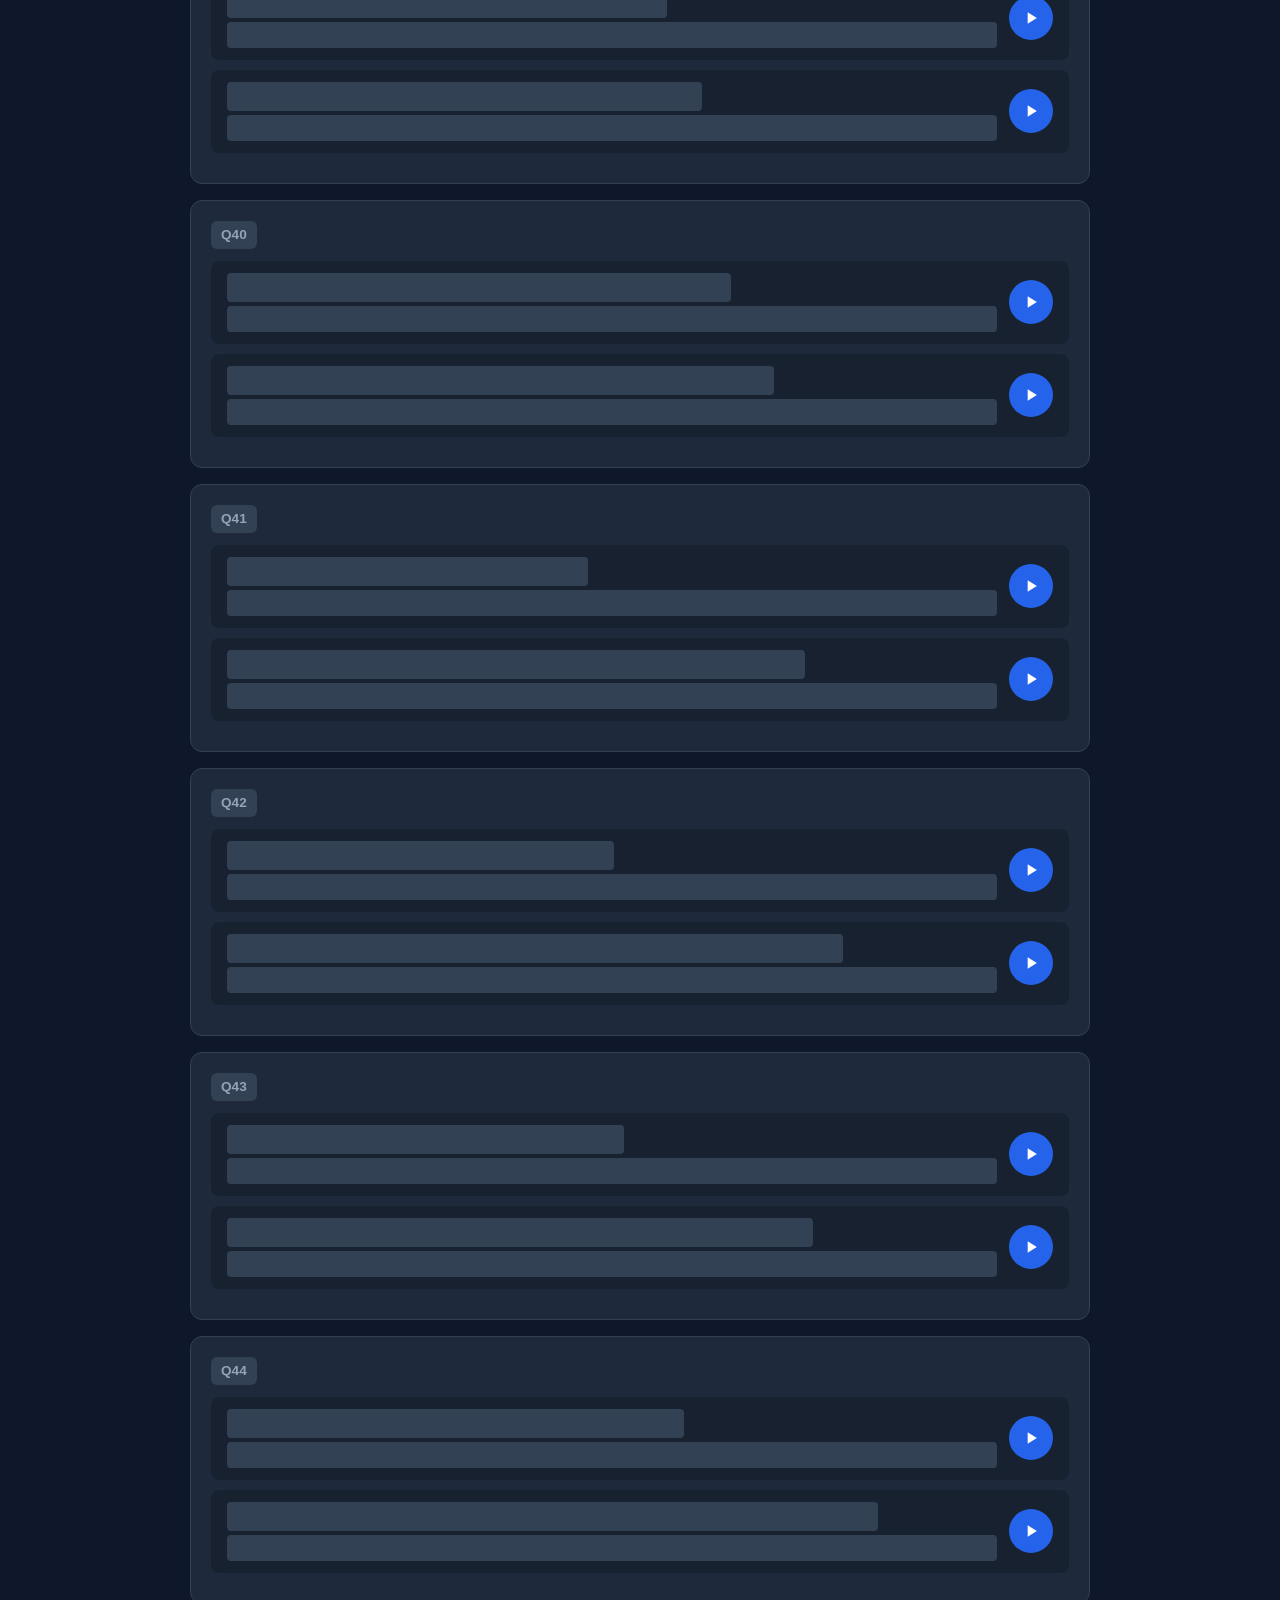
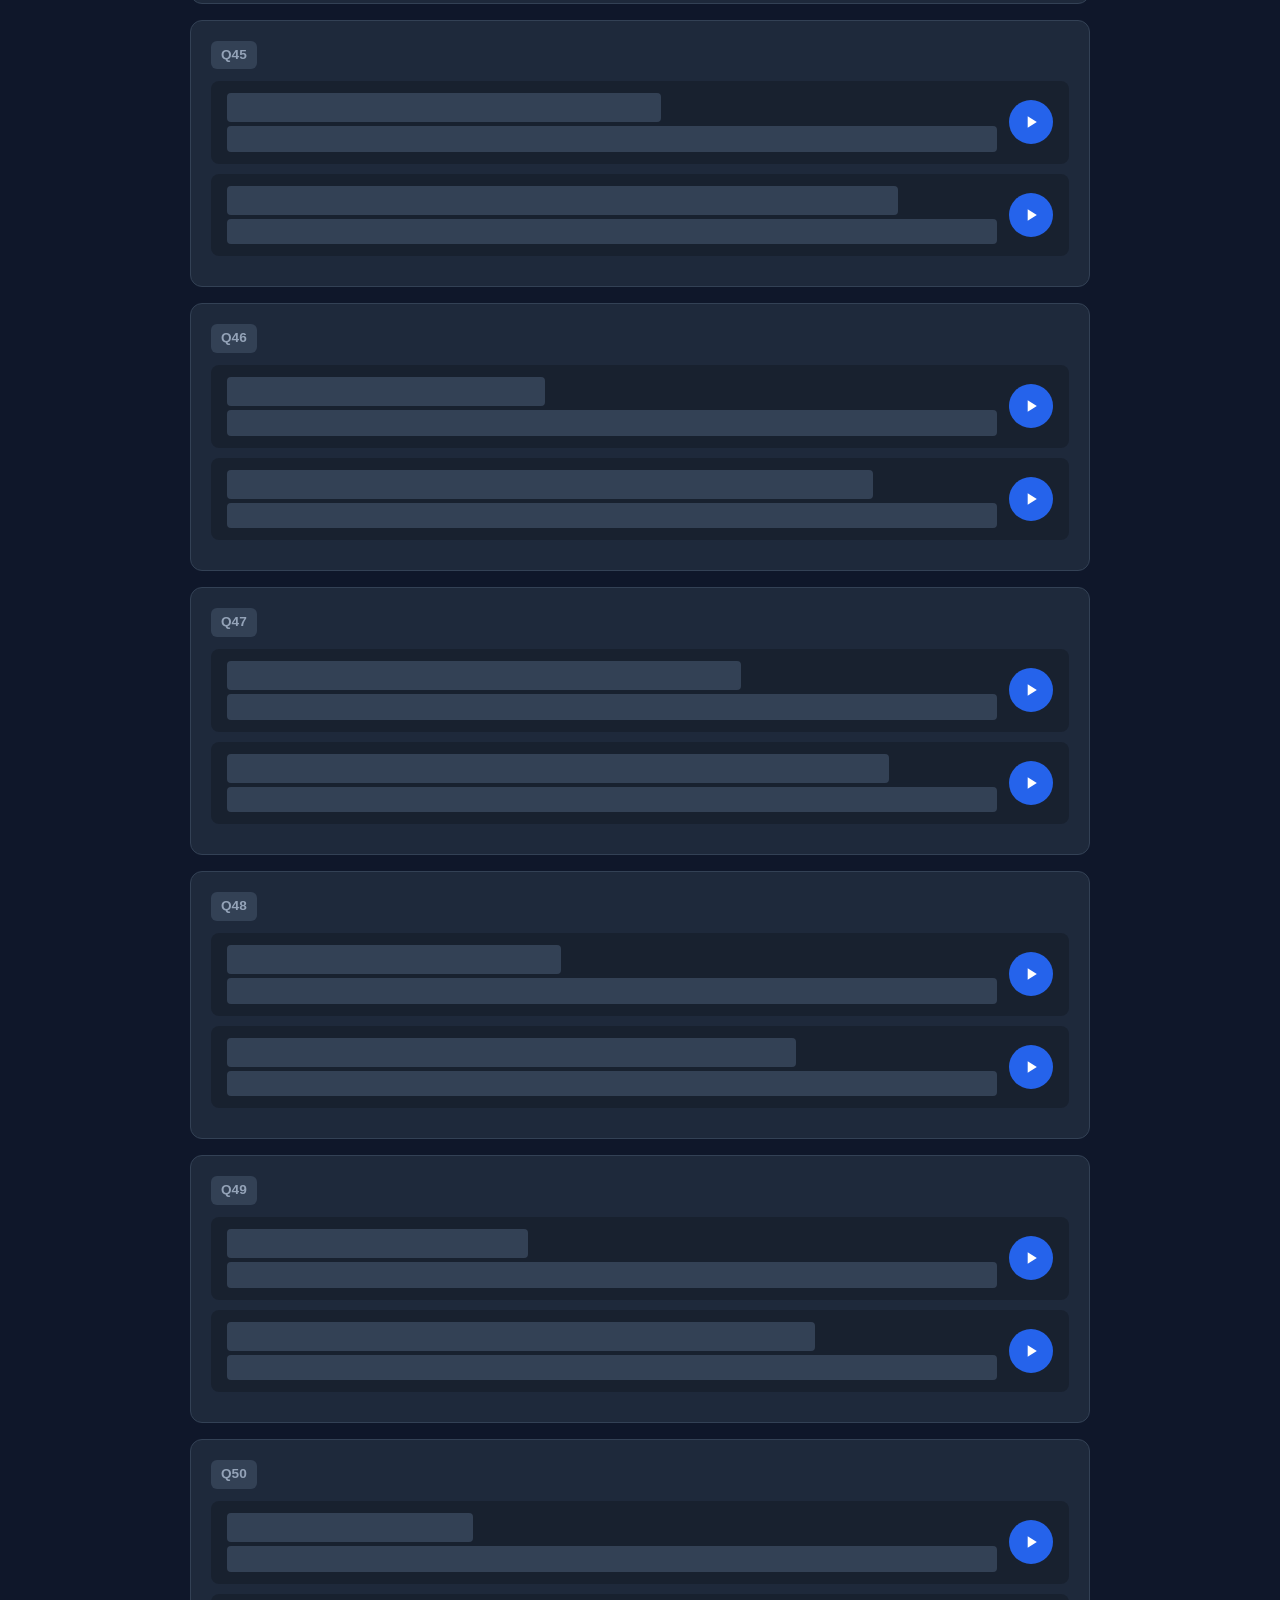
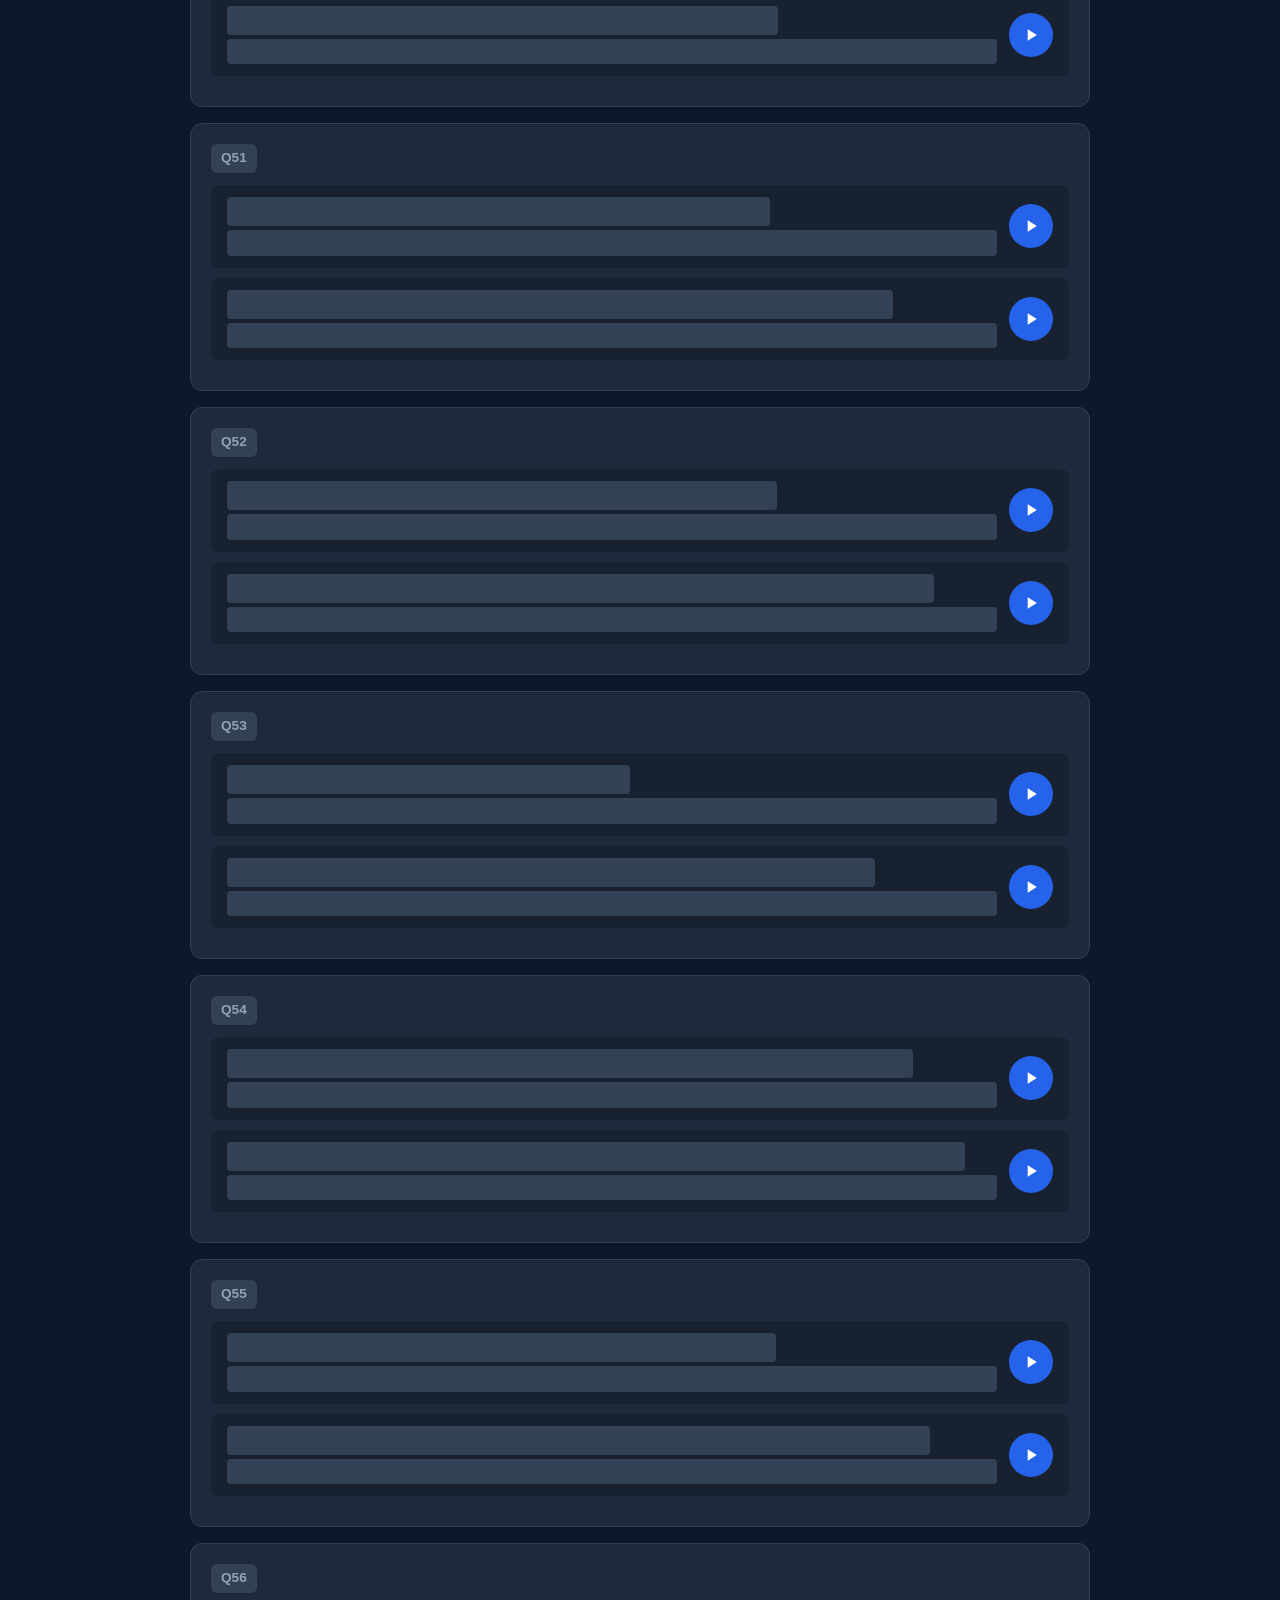
<file: efl/qna.html>
<!DOCTYPE html>
<html lang="ja">
<head>
  <meta charset="UTF-8">
  <meta name="viewport" content="width=device-width, initial-scale=1.0">
  <title>Speaking Test Practice - Blind Mode</title>
  <style>
    :root {
      --primary: #1e293b;
      --accent: #2563eb;
      --accent-hover: #1d4ed8;
      --bg: #0f172a;
      --card-bg: #1e293b;
      --card-border: #334155;
      --text-main: #f8fafc;
      --text-sub: #94a3b8;
    }

    * { box-sizing: border-box; margin: 0; padding: 0; }
    body { font-family: 'Segoe UI', -apple-system, sans-serif; background-color: var(--bg); color: var(--text-main); padding: 20px; line-height: 1.5; }
    .container { max-width: 900px; margin: 0 auto; }
    header { background: var(--card-bg); border: 1px solid var(--card-border); border-radius: 16px; padding: 24px; margin-bottom: 24px; }
    h1 { font-size: 1.6rem; margin-bottom: 8px; }
    p.subtitle { color: var(--text-sub); font-size: 0.9rem; margin-bottom: 20px; }
    .controls-grid { display: grid; grid-template-columns: repeat(auto-fit, minmax(200px, 1fr)); gap: 16px; background: rgba(0,0,0,0.2); padding: 16px; border-radius: 12px; }
    .control-group { display: flex; flex-direction: column; gap: 6px; }
    .control-group label { font-size: 0.8rem; color: var(--text-sub); }
    select, input[type="range"] { width: 100%; background: #0f172a; border: 1px solid #334155; color: #fff; padding: 8px; border-radius: 8px; }
    
    .global-btn-group { display: flex; gap: 10px; margin-top: 16px; }
    .action-btn { background: #334155; color: #fff; border: none; padding: 8px 16px; border-radius: 8px; cursor: pointer; font-size: 0.85rem; font-weight: 600; }
    .action-btn:hover { background: #475569; }

    .question-list { display: flex; flex-direction: column; gap: 16px; }
    .qa-card { background: var(--card-bg); border: 1px solid var(--card-border); border-radius: 12px; padding: 20px; }
    .qa-header { display: flex; justify-content: space-between; align-items: center; margin-bottom: 12px; }
    .q-num { background: #334155; color: #94a3b8; font-weight: 700; padding: 4px 10px; border-radius: 6px; font-size: 0.85rem; }
    
    .section-box { background: rgba(0,0,0,0.2); padding: 12px 16px; border-radius: 8px; margin-bottom: 10px; display: flex; justify-content: space-between; align-items: center; gap: 12px; }
    .section-content { flex: 1; }

    /* 文字伏せ（マスク）用スタイル */
    .blur-text {
      background-color: #334155;
      color: transparent !important;
      user-select: none;
      border-radius: 4px;
      padding: 2px 6px;
      cursor: pointer;
      display: inline-block;
      transition: all 0.2s ease;
    }
    .blur-text.revealed {
      background-color: transparent;
      color: inherit !important;
      user-select: text;
    }

    .en-text { font-size: 1.05rem; font-weight: 600; color: #f8fafc; }
    .ja-text { font-size: 0.9rem; color: #94a3b8; margin-top: 4px; display: block; }
    
    .play-btn { background: var(--accent); color: white; border: none; border-radius: 50%; width: 44px; height: 44px; min-width: 44px; cursor: pointer; display: flex; align-items: center; justify-content: center; }
    .play-btn:hover { background: var(--accent-hover); }
    .play-btn svg { width: 20px; height: 20px; fill: currentColor; }
  </style>
</head>
<body>
  <div class="container">
    <header>
      <h1>Speaking Practice - Blind Mode</h1>
      <p class="subtitle">再生ボタンで音声を聞き、確認したい時だけクリックして文字を表示できます。</p>
      <div class="controls-grid">
        <div class="control-group">
          <label for="voiceSelect">音声モデル</label>
          <select id="voiceSelect"></select>
        </div>
        <div class="control-group">
          <label for="rate">話す速度: <span id="rateVal">1.00</span>x</label>
          <input type="range" id="rate" min="0.7" max="1.4" step="0.05" value="1.0">
        </div>
      </div>
      <div class="global-btn-group">
        <button class="action-btn" onclick="toggleAllTexts(true)">すべての文字を表示</button>
        <button class="action-btn" onclick="toggleAllTexts(false)">すべての文字を隠す</button>
      </div>
    </header>
    <div class="question-list" id="questionList"></div>
  </div>

  <script>
    const qaData = [
      { q: "Are you going to study English today?", q_ja: "今日、英語を勉強する予定ですか？", a: "Yes, I am going to study English today. I have a test soon.", a_ja: "はい、今日英語を勉強する予定です。もうすぐテストがあります。" },
      { q: "Are you going to take the Eiken this year?", q_ja: "今年、英検を受ける予定ですか？", a: "Yes, I am going to take Grade 2 this year. I am studying hard for it.", a_ja: "はい、今年英検2級を受ける予定です。そのために一生懸命勉強しています。" },
      { q: "Did you go to the beach last month?", q_ja: "先月、海に行きましたか？", a: "No, I didn't go to the beach. I stayed at home and relaxed.", a_ja: "いいえ、海には行きませんでした。家にいてリラックスしていました。" },
      { q: "Did you go to a new place last month?", q_ja: "先月、新しい場所に行きましたか？", a: "Yes, I went to a new cafe in Shinjuku. The coffee there was great.", a_ja: "はい、新宿の新しいカフェに行きました。そこのコーヒーはとても美味しかったです。" },
      { q: "Did you watch an animated movie last month?", q_ja: "先月、アニメ映画を見ましたか？", a: "Yes, I watched a Studio Ghibli movie on TV. It was very moving.", a_ja: "はい、テレビでスタジオジブリの映画を見ました。とても感動的でした。" },
      { q: "Do you enjoy making small talk with strangers?", q_ja: "知らない人と雑談をするのは楽しいですか？", a: "No, I don't really enjoy it. I am a bit shy with new people.", a_ja: "いいえ、あまり楽しくありません。初めての人には少し人見知りしてしまうので。" },
      { q: "Do you ever talk to the concierge at hotels?", q_ja: "ホテルでコンシェルジュと話すことはありますか？", a: "Yes, I talk to them sometimes. I usually ask for restaurant recommendations.", a_ja: "はい、時々話します。たいていおすすめのレストランを尋ねます。" },
      { q: "Do you ever use the minibar in your hotel room?", q_ja: "ホテルの部屋のミニバーを利用することはありますか？", a: "No, I never use the minibar. It is always too expensive.", a_ja: "いいえ、ミニバーは一度も使いません。いつも高すぎるからです。" },
      { q: "Do you have any extra paper in your bookbag?", q_ja: "通学かばんの中に予備の紙は入っていますか？", a: "Yes, I have some extra paper in my bag. You can use a sheet if you need it.", a_ja: "はい、かばんに予備の紙が入っています。必要なら1枚使っていいですよ。" },
      { q: "Do you have any scissors in your pencil case?", q_ja: "筆箱の中にハサミは入っていますか？", a: "Yes, I have small scissors in my pencil case. They are very useful.", a_ja: "はい、筆箱の中に小さなハサミが入っています。とても便利です。" },
      { q: "Do you have some snacks in your bag?", q_ja: "かばんの中にお菓子は入っていますか？", a: "Yes, I have some chocolate in my bag. I like to eat it during breaks.", a_ja: "はい、かばんにチョコレートが入っています。休み時間に食べるのが好きです。" },
      { q: "Do you need lots of hangers when you travel?", q_ja: "旅行するとき、ハンガーはたくさん必要ですか？", a: "No, I don't need many hangers. Two or three hangers are enough for me.", a_ja: "いいえ、ハンガーはたくさん要りません。2〜3個あれば十分です。" },
      { q: "Do you prefer a hotel with a pool? Why or why not?", q_ja: "プール付きのホテルの方が好きですか？その理由は何ですか？", a: "Yes, I prefer hotels with a pool. I love swimming on vacation.", a_ja: "はい、プール付きのホテルの方が好きです。休暇中に泳ぐのが大好きだからです。" },
      { q: "Do you prefer a gift shop or a fitness center at a hotel?", q_ja: "ホテルの施設として、ギフトショップとフィットネスセンターのどちらが好きですか？", a: "I prefer a gift shop at a hotel. I like looking for local souvenirs.", a_ja: "ホテルのギフトショップの方が好きです。地元のお土産を探すのが好きだからです。" },
      { q: "Do you prefer a pool or a sauna at hotels?", q_ja: "ホテルでは、プールとサウナのどちらが好きですか？", a: "I prefer a pool over a sauna. Swimming is relaxing and fun.", a_ja: "サウナよりプールの方が好きです。泳ぐことはリラックスできて楽しいです。" },
      { q: "Do you prefer a comb or a brush for your hair?", q_ja: "髪をとかす時、くしとヘアブラシのどちらが好きですか？", a: "I prefer a brush for my hair. It is easier to style my hair with it.", a_ja: "髪にはヘアブラシの方が好きです。その方が髪をセットしやすいからです。" },
      { q: "Do you use a fitness center when you travel?", q_ja: "旅行中、フィットネスセンターを利用しますか？", a: "No, I don't use fitness centers on trips. I usually walk around the city instead.", a_ja: "いいえ、旅行中にフィットネスセンターは使いません。代わりにたいてい街を歩き回ります。" },
      { q: "Has your family used a sauna in a hotel?", q_ja: "あなたの家族はホテルのサウナを利用したことがありますか？", a: "Yes, my father has used a hotel sauna. He says it helps him relax.", a_ja: "はい、父がホテルのサウナを利用したことがあります。リラックスできると言っています。" },
      { q: "Have you ever used skirt hangers? Do you need them?", q_ja: "スカート用ハンガーを使ったことがありますか？", a: "Yes, I have used skirt hangers before. I need them to hang my skirts neatly.", a_ja: "はい、以前スカート用ハンガーを使ったことがあります。スカートをきれいに掛けるために必要です。" },
      { q: "Have you ever been to a bed and breakfast?", q_ja: "B&Bに行ったことがありますか？", a: "No, I have never been to a bed and breakfast. However, I would like to try it someday.", a_ja: "いいえ、B&Bには行ったことがありません。ですが、いつか行ってみたいです。" },
      { q: "Have you ever stayed at a resort hotel?", q_ja: "リゾートホテルに泊まったことがありますか？", a: "Yes, I have stayed at a resort hotel before. The view from the room was amazing.", a_ja: "はい、以前リゾートホテルに泊まったことがあります。部屋からの眺めが素晴らしかったです。" },
      { q: "Have you ever been to Kyoto?", q_ja: "京都に行ったことがありますか？", a: "Yes, I have been to Kyoto twice. I visited many famous temples there.", a_ja: "はい、京都に2回行ったことがあります。そこでたくさんの有名なお寺を訪れました。" },
      { q: "Have you ever stayed at a bed and breakfast?", q_ja: "B&Bに泊まったことがありますか？", a: "No, I have never stayed at a bed and breakfast. I usually stay at modern hotels.", a_ja: "いいえ、B&Bに泊まったことはありません。たいてい近代的なホテルに泊まります。" },
      { q: "Have you ever had a manicure?", q_ja: "マニキュアをしたことがありますか？", a: "No, I have never had a manicure. I usually keep my nails plain.", a_ja: "いいえ、マニキュアをしたことはありません。普段は爪に何もしていません。" },
      { q: "Have you ever had a pedicure?", q_ja: "ペディキュアをしたことがありますか？", a: "No, I have never had a pedicure. I might try it in the summer.", a_ja: "いいえ、ペディキュアをしたことはありません。夏に試してみるかもしれません。" },
      { q: "Have you ever read the fine print when signing up for a website?", q_ja: "ウェブサイトに登録する際、細かい利用規約を読んだことがありますか？", a: "No, I usually skip the fine print. It is always too long to read.", a_ja: "いいえ、たいてい細かい規約は読み飛ばします。長すぎて読めないからです。" },
      { q: "Have you ever worked out in the fitness center in a hotel?", q_ja: "ホテルのフィットネスセンターでトレーニングをしたことがありますか？", a: "No, I have never worked out in a hotel gym. I prefer sightseeing outside.", a_ja: "いいえ、ホテルのジムで運動したことはありません。外で観光する方が好きです。" },
      { q: "Have you got any hand lotion in your bag?", q_ja: "かばんにハンドローションは入っていますか？", a: "Yes, I always keep hand lotion in my bag. My hands get dry easily.", a_ja: "はい、いつもかばんにハンドクリームを入れています。手が乾燥しやすいからです。" },
      { q: "How many people are in your family?", q_ja: "あなたの家族は何人家族ですか？", a: "There are four people in my family. I live with my parents and brother.", a_ja: "私の家族は4人家族です。両親と兄弟と一緒に住んでいます。" },
      { q: "How many times have you stayed at a Japanese-style inn?", q_ja: "旅館に何回泊まったことがありますか？", a: "I have stayed at a Japanese-style inn three times. I love the traditional atmosphere.", a_ja: "旅館には3回泊まったことがあります。伝統的な雰囲気が大好きです。" },
      { q: "How much homework do you have to do tonight?", q_ja: "今夜やらなければならない宿題はどのくらいありますか？", a: "I have a lot of homework to do tonight. It will take two hours.", a_ja: "今夜はやるべき宿題がたくさんあります。2時間くらいかかるでしょう。" },
      { q: "How often do you go abroad on vacation?", q_ja: "休暇で海外に行く頻度はどのくらいですか？", a: "I go abroad once every two years. I love visiting new countries.", a_ja: "2年に1回くらい海外に行きます。新しい国を訪れるのが大好きです。" },
      { q: "How often do you wear a bathrobe?", q_ja: "バスローブを着る頻度はどのくらいですか？", a: "I rarely wear a bathrobe at home. I only wear one at hotels.", a_ja: "家ではめったにバスローブを着ません。ホテルに泊まるときだけ着ます。" },
      { q: "How often do you use a hair dryer?", q_ja: "ヘアドライヤーを使う頻度はどのくらいですか？", a: "I use a hair dryer every night. It is important to dry my hair before sleeping.", a_ja: "毎晩ヘアドライヤーを使います。寝る前に髪を乾かすことが大切だからです。" },
      { q: "If you forget your homework, what will you do?", q_ja: "もし宿題を忘れたら、どうしますか？", a: "I will apologize to my teacher immediately. Then, I will hand it in tomorrow.", a_ja: "すぐに先生に謝ります。そして、明日提出します。" },
      { q: "Is a minibar important for you?", q_ja: "あなたにとってミニバーは重要ですか？", a: "No, a minibar is not important for me. I usually buy drinks at convenience stores.", a_ja: "いいえ、私にとってミニバーは重要ではありません。たいていコンビニで飲み物を買います。" },
      { q: "Is a hair dryer necessary for you?", q_ja: "あなたにとってヘアドライヤーは必要ですか？", a: "Yes, a hair dryer is very necessary for me. I cannot sleep with wet hair.", a_ja: "はい、私にとってヘアドライヤーはとても必要です。濡れた髪のままでは寝られません。" },
      { q: "Is shampoo countable or uncountable?", q_ja: "シャンプーは可算名詞ですか、不可算名詞ですか？", a: "Shampoo is an uncountable noun. On the other hand, a comb is countable.", a_ja: "シャンプーは不可算名詞です。一方で、くしは可算名詞です。" },
      { q: "Is our teacher going to give us free money right now?", q_ja: "私たちの先生は今すぐ私達にお金をタダでくれるでしょうか？", a: "No, of course that will not happen! Our teacher is not rich.", a_ja: "いいえ、もちろんそんなわけありません！私たちの先生はお金持ちではありません。" },
      { q: "Tell me about a downside of going to school at Hiroo Gakuen.", q_ja: "広尾学園に通うことのデメリットを教えてください。", a: "A downside is that we get a lot of homework. It keeps us very busy.", a_ja: "デメリットは、宿題がたくさん出ることです。とても忙しくなります。" },
      { q: "Tell me about a downside of living in Tokyo.", q_ja: "東京に住むことのデメリットを教えてください。", a: "A downside is that the trains are always crowded. It can be exhausting.", a_ja: "デメリットは、電車がいつも混んでいることです。疲れることがあります。" },
      { q: "Tell me about your dream vacation destination.", q_ja: "理想の旅行先について教えてください。", a: "My dream vacation destination is Hawaii. I want to relax on the warm beach.", a_ja: "夢の旅行先はハワイです。暖かいビーチでリラックスしたいです。" },
      { q: "Tell me about a fee your parents sometimes pay.", q_ja: "あなたの両親が時々支払っている費用について教えてください。", a: "My parents pay a monthly internet fee. It allows us to use Wi-Fi at home.", a_ja: "両親は毎月インターネット料金を払っています。それにより家でWi-Fiが使えます。" },
      { q: "Tell me about a time you took the plunge for something.", q_ja: "何かに対して「思い切って一歩を踏み出した」時のことについて教えてください。", a: "I took the plunge when I joined the basketball team. It was a big decision for me.", a_ja: "バスケットボール部に入ったとき、思い切って飛び込みました。私にとって大きな決断でした。" },
      { q: "What amenities do short-term vacation rentals have?", q_ja: "民泊にはどんなアメニティがありますか？", a: "They usually have a kitchen and a washing machine. Some also provide free Wi-Fi.", a_ja: "たいていキッチンと洗濯機が付いています。無料Wi-Fiを提供しているところもあります。" },
      { q: "What are the best amenities in hotels?", q_ja: "ホテルにある最高のアメニティは何ですか？", a: "The best amenities are soft bathrobes. High-quality shampoo is also wonderful.", a_ja: "最高のアメニティは柔らかいバスローブです。質の高いシャンプーも素晴らしいです。" },
      { q: "What do you think is the most important thing in a hotel room?", q_ja: "ホテルの部屋で一番重要なものは何だと思いますか？", a: "I think a comfortable bed is the most important thing. It helps you get good sleep.", a_ja: "快適なベッドが一番重要だと思います。良い睡眠をとるのに役立ちます。" },
      { q: "What is the most common hotel facility?", q_ja: "最も一般的なホテルの設備は何ですか？", a: "The front desk is the most common hotel facility. Every hotel has one.", a_ja: "フロントデスクが最も一般的なホテル設備です。どのホテルにも必ずあります。" },
      { q: "What is your favorite hotel amenity?", q_ja: "一番お気に入りのホテルアメニティは何ですか？", a: "My favorite amenity is free bottled water. It is very helpful after traveling.", a_ja: "一番のお気に入りは無料のペットボトルのお水です。移動の後にとても助かります。" },
      { q: "What is your favorite facility?", q_ja: "一番お気に入りの施設は何ですか？", a: "My favorite facility is the swimming pool. I love playing in the water.", a_ja: "一番お気に入りの施設はスイミングプールです。水で遊ぶのが大好きです。" },
      { q: "What is something you think every hotel room should have? Why?", q_ja: "すべてのホテルの部屋に備え付けるべきだと思うものは何ですか？その理由も教えてください。", a: "Every room should have a hair dryer. Going to bed with wet hair is uncomfortable.", a_ja: "どの部屋にもヘアドライヤーを置くべきです。濡れた髪のまま寝るのは気持ち悪いからです。" },
      { q: "What's your least favorite kind of accommodation when you travel?", q_ja: "旅行する際、一番好きではない宿泊施設の種類は何ですか？", a: "My least favorite accommodation is a capsule hotel. The space is way too small for me.", a_ja: "一番好きではない宿泊施設はカプセルホテルです。私には空間が狭すぎます。" },
      { q: "What's something that \"costs an arm and a leg\"?", q_ja: "「ものすごくお金がかかる」ものとは何ですか？", a: "Buying a luxury sports car costs an arm and a leg. Most people cannot afford it.", a_ja: "高級スポーツカーを買うのはものすごくお金がかかります。ほとんどの人には買えません。" },
      { q: "What's the difference between a bed and breakfast and a short-term vacation rental?", q_ja: "「B&B」と「民泊」の違いは？", a: "A B&B includes breakfast for guests. On the other hand, vacation rentals rarely serve food.", a_ja: "B&Bにはゲストのための朝食が含まれます。一方で、バケーションレンタルはめったに食事を出しません。" },
      { q: "What's the difference between a suite and a double room in hotels?", q_ja: "「スイートルーム」と「ダブルルーム」の違いは？", a: "A suite has multiple connected rooms. In contrast, a double room is just one bedroom.", a_ja: "スイートは複数の部屋がつながっています。対照的に、ダブルルームは1つの寝室だけです。" },
      { q: "What's the difference between a yukata and a bathrobe?", q_ja: "「浴衣」と「バスローブ」の違いは？", a: "A yukata is a light cotton Japanese garment. A bathrobe is made of towel material for drying off.", a_ja: "浴衣は軽い綿で作られた日本の服です。バスローブは体を拭くためのタオル地でできています。" },
      { q: "What's the difference between a rollaway bed and sofa bed?", q_ja: "「折りたたみ式簡易ベッド」と「ソファベッド」の違いは？", a: "A rollaway bed is a portable bed on wheels. A sofa bed is a couch that transforms into a bed.", a_ja: "折りたたみベッドは車輪付きの持ち運び可能なベッドです。ソファベッドはベッドに変形するソファです。" },
      { q: "What's the difference between a fee and a bill?", q_ja: "「手数料」と「請求書」の違いは？", a: "A fee is the cost of a specific service. A bill is a document asking you for payment.", a_ja: "feeは特定サービスの費用です。billは支払いを請求する文書です。" },
      { q: "What's the difference between a good point and a downside?", q_ja: "「良い点」と「悪い点」の違いは？", a: "A good point is a positive advantage. A downside is a negative disadvantage.", a_ja: "good pointはプラスの長所です。downsideはマイナスの短所です。" },
      { q: "What's the difference between a king-sized bed and a queen-sized bed?", q_ja: "「キングサイズ」と「クイーンサイズ」の違いは？", a: "A king-sized bed is extremely wide. A queen-sized bed is slightly smaller.", a_ja: "キングサイズベッドは非常に幅が広いです。クイーンサイズベッドはそれより少し小さめです。" },
      { q: "What's the difference between a bed and breakfast and a traditional Japanese-style inn?", q_ja: "「B&B」と「和風旅館」の違いは？", a: "A Japanese-style inn features tatami mats and futons. A B&B usually offers Western-style rooms.", a_ja: "旅館は畳や布団が特徴です。B&Bは通常洋室を提供します。" },
      { q: "What's the difference between fine print and fee?", q_ja: "「細かい注記」と「手数料」の違いは？", a: "Fine print refers to detailed terms in small text. A fee is the money you pay for a service.", a_ja: "fine printは小さな文字で書かれた詳細な規約のことです。feeはサービスに対して支払うお金のことです。" },
      { q: "What's the difference between shampoo and conditioner?", q_ja: "「シャンプー」と「コンディショナー」の違いは？", a: "Shampoo cleans dirt from your hair. Conditioner makes your hair soft and smooth.", a_ja: "シャンプーは髪の汚れを落とします。コンディショナーは髪を柔らかく滑らかにします。" },
      { q: "What kind of facilities do hotels have?", q_ja: "ホテルにはどのような施設がありますか？", a: "Hotels often have restaurants and swimming pools. Many also offer a gym.", a_ja: "ホテルにはよくレストランやプールがあります。多くの場所でジムも併設されています。" },
      { q: "What will happen if I forget my homework?", q_ja: "もし私が宿題を忘れたらどうなりますか？", a: "You will have to finish it during lunchtime. Otherwise, you must stay after school.", a_ja: "昼休みにそれを終わらせなければならなくなります。さもなければ放課後残ることになります。" },
      { q: "What will happen if you skip school?", q_ja: "もしあなたが学校をサボったらどうなりますか？", a: "My parents and teacher will get very angry. I will also fall behind in class.", a_ja: "両親と先生にとても怒られます。授業にも遅れてしまいます。" },
      { q: "What will happen if you only eat carrots?", q_ja: "もしあなたがニンジンしか食べなかったらどうなりますか？", a: "Your skin might turn slightly orange. Also, you will lack essential nutrients.", a_ja: "肌が少しオレンジ色になるかもしれません。また、必要な栄養素が不足してしまいます。" },
      { q: "What will happen if aliens come to Earth?", q_ja: "もしエイリアンが地球にやってきたらどうなりますか？", a: "People around the world will be shocked. Scientists will try to communicate with them.", a_ja: "世界中の人々がショックを受けるでしょう。科学者たちは彼らとコミュニケーションを取ろうとするはずです。" },
      { q: "What will you do if you move to Taiwan tomorrow?", q_ja: "もし明日台湾に引っ越すことになったら、どうしますか？", a: "I will buy delicious bubble tea first. Then, I will explore the local night markets.", a_ja: "まず美味しいタピオカミルクティーを買います。それから地元の夜市を探検します。" },
      { q: "What will you do if you become famous?", q_ja: "もし有名になったら、どうしますか？", a: "I will travel around the world. I want to meet my fans in different countries.", a_ja: "世界中を旅します。様々な国のファンに会いに行きたいです。" },
      { q: "What will you do if you become a cat?", q_ja: "もし猫になったら、どうしますか？", a: "I will sleep in the sunshine all day long. I will not do any homework.", a_ja: "一日中ひなたぼっこをしながら寝ます。宿題は一切やりません。" },
      { q: "What will you do if you win the ¥1,000,000 lottery?", q_ja: "もし宝くじで100万円が当たったら、どうしますか？", a: "I will save half of the money. Then, I will go on a trip with my family.", a_ja: "お金の半分を貯金します。それから家族と一緒に旅行に行きます。" },
      { q: "What will you do if you become the Japanese Prime Minister?", q_ja: "もし日本の総理大臣になったら、どうしますか？", a: "I will make school holidays longer. All students will be very happy.", a_ja: "学校の休みを長くします。すべての学生がとても喜ぶでしょう。" },
      { q: "When will English class end?", q_ja: "英語の授業はいつ終わりますか？", a: "It will end at 2:30 PM. We have ten minutes left.", a_ja: "午後2時30分に終わります。あと10分残っています。" },
      { q: "When will you do your homework tonight?", q_ja: "今夜、いつ宿題をしますか？", a: "I will do my homework after taking a bath. I want to finish it early.", a_ja: "お風呂に入った後に宿題をします。早く終わらせたいです。" },
      { q: "When will you eat dinner tonight?", q_ja: "今夜、いつ夕食を食べますか？", a: "I will eat dinner at 7:00 PM. My family always eats together.", a_ja: "午後7時に夕食を食べます。家族はいつも一緒に食べます。" },
      { q: "When will we take our speaking test?", q_ja: "スピーキングテストはいつ受けますか？", a: "We will take it next week on October 13th. We should practice today.", a_ja: "来週の10月13日に受けます。今日練習しておくべきですね。" },
      { q: "Where are you going to go this weekend?", q_ja: "今週末、どこに行く予定ですか？", a: "I am going to go shopping in Shibuya. I want to buy new clothes.", a_ja: "渋谷に買い物に行く予定です。新しい服を買いたいです。" },
      { q: "Where do you like to go during summer vacation?", q_ja: "夏休みの間、どこに行くのが好きですか？", a: "I like to go to my grandparents' house. It is located in the countryside.", a_ja: "祖父母の家に行くのが好きです。田舎にあります。" },
      { q: "Where is your favorite vacation destination?", q_ja: "一番お気に入りの旅行先はどこですか？", a: "My favorite vacation destination is Okinawa. The ocean there is beautiful.", a_ja: "一番お気に入りの旅行先は沖縄です。そこの海はとてもきれいです。" },
      { q: "Where will you live when you are an adult?", q_ja: "大人になったらどこに住みますか？", a: "I will live in a quiet apartment in Tokyo. I like living in the city.", a_ja: "東京の静かなマンションに住みます。街に住むのが好きだからです。" },
      { q: "Which class will we have next?", q_ja: "次はどの授業ですか？", a: "We will have math class next. I need to get my textbook ready.", a_ja: "次は数学の授業です。教科書の準備をしなければなりません。" },
      { q: "Which hotel facility do you go to the most?", q_ja: "ホテルの施設で、一番よく行くのはどこですか？", a: "I go to the breakfast restaurant the most. I look forward to the buffet.", a_ja: "朝食レストランに一番よく行きます。ビュッフェを楽しみにしています。" },
      { q: "Which kind of accommodation is the most expensive?", q_ja: "どの種類の宿泊施設が一番高いですか？", a: "Five-star luxury hotels are the most expensive. They offer top-quality service.", a_ja: "5つ星の高級ホテルが一番高いです。最高品質のサービスを提供しています。" },
      { q: "Which subject are you going to study tonight?", q_ja: "今夜はどの教科を勉強する予定ですか？", a: "I am going to study English and science tonight. I have a lot of review to do.", a_ja: "今夜は英語と理科を勉強する予定です。復習することがたくさんあります。" },
      { q: "Which type of accommodation is the most popular in Japan?", q_ja: "日本で最も人気のある宿泊施設の種類は何ですか？", a: "Hotels and Japanese-style inns are the most popular. Many tourists love staying at inns.", a_ja: "ホテルや旅館が最も人気があります。多くの観光客が旅館に泊まるのを好みます。" },
      { q: "Which university will you go to after high school?", q_ja: "高校を卒業したらどの大学に行きますか？", a: "I want to go to a university in Tokyo. I plan to study English literature there.", a_ja: "東京の大学に行きたいです。そこで英文学を学ぶつもりです。" },
      { q: "Who will be our class president next year?", q_ja: "来年、私たちの学級委員長になるのは誰でしょうか？", a: "I think Tanaka-kun will be our class president. He is very reliable.", a_ja: "来年は田中君が委員長になると思います。彼はとても頼りになります。" },
      { q: "Who will be our homeroom teacher next year?", q_ja: "来年、私たちの担任の先生になるのは誰でしょうか？", a: "I think Mr. Smith will be our homeroom teacher. He is very kind to everyone.", a_ja: "スミス先生が担任になると思います。彼はみんなにとても親切です。" },
      { q: "Who will get a perfect score on the English exam?", q_ja: "英語のテストで満点を取るのは誰でしょうか？", a: "I hope I will get a perfect score. I studied very hard for it.", a_ja: "私が満点を取れるといいなと思っています。そのためにとても一生懸命勉強しました。" },
      { q: "Who will give us the speaking tests?", q_ja: "誰がスピーキングテストを実施しますか？", a: "Our native English teacher will give us the test. We will talk one-on-one.", a_ja: "ネイティブの英語の先生がテストを行います。一対一で話すことになります。" },
      { q: "Why might someone use a business center during a trip?", q_ja: "旅行中にビジネスセンターを利用する人がいるのはなぜでしょうか？", a: "They might need to print important documents. Some people also need to work on computers.", a_ja: "重要な書類を印刷する必要があるかもしれません。パソコンで作業する必要がある人もいます。" },
      { q: "Will you have curry for dinner tonight?", q_ja: "今夜の夕食にカレーを食べますか？", a: "Yes, I will have curry for dinner tonight. My mother is making it now.", a_ja: "はい、今夜の夕食にカレーを食べる予定です。今お母さんが作ってくれています。" },
      { q: "Would you like extra towels in your room?", q_ja: "お部屋に追加のタオルはいかがですか？", a: "Yes, please. I would like two extra bath towels.", a_ja: "はい、お願いします。追加でバスタオルを2枚ほしいです。" },
      { q: "Would you like to go to Hawaii?", q_ja: "ハワイに行ってみたいですか？", a: "Yes, I would love to go to Hawaii. I want to see the beautiful ocean.", a_ja: "はい、ぜひハワイに行ってみたいです。美しい海が見たいです。" }
    ];

    let voices = [];
    const voiceSelect = document.getElementById('voiceSelect');
    const rateInput = document.getElementById('rate');
    const rateVal = document.getElementById('rateVal');
    const questionList = document.getElementById('questionList');

    function populateVoices() {
      voices = speechSynthesis.getVoices().filter(v => v.lang.startsWith('en'));
      voiceSelect.innerHTML = '';
      if (voices.length === 0) {
        const option = document.createElement('option');
        option.textContent = 'Standard English Voice';
        voiceSelect.appendChild(option);
        return;
      }
      let selectedIndex = 0;
      voices.forEach((voice, index) => {
        const option = document.createElement('option');
        option.value = index;
        option.textContent = `${voice.name} (${voice.lang})`;
        if (voice.name.toLowerCase().includes('natural') || voice.name.toLowerCase().includes('google') || voice.name.toLowerCase().includes('samantha')) {
          selectedIndex = index;
        }
        voiceSelect.appendChild(option);
      });
      voiceSelect.selectedIndex = selectedIndex;
    }

    populateVoices();
    if (speechSynthesis.onvoiceschanged !== undefined) {
      speechSynthesis.onvoiceschanged = populateVoices;
    }

    rateInput.addEventListener('input', () => rateVal.textContent = parseFloat(rateInput.value).toFixed(2));

    function speakText(text) {
      speechSynthesis.cancel();
      const utterance = new SpeechSynthesisUtterance(text);
      utterance.rate = parseFloat(rateInput.value);
      if (voices[voiceSelect.value]) {
        utterance.voice = voices[voiceSelect.value];
      }
      speechSynthesis.speak(utterance);
    }

    function renderQuestions() {
      questionList.innerHTML = '';
      qaData.forEach((item, index) => {
        const card = document.createElement('div');
        card.className = 'qa-card';
        card.innerHTML = `
          <div class="qa-header">
            <span class="q-num">Q${index + 1}</span>
          </div>
          <!-- 質問セクション -->
          <div class="section-box">
            <div class="section-content">
              <div class="en-text blur-text" onclick="toggleBlur(this)">${item.q}</div>
              <span class="ja-text blur-text" onclick="toggleBlur(this)">${item.q_ja}</span>
            </div>
            <button class="play-btn" title="質問を聞く" onclick="speakText('${item.q.replace(/'/g, "\\'")}')">
              <svg viewBox="0 0 24 24"><path d="M8 5v14l11-7z"/></svg>
            </button>
          </div>
          <!-- 回答セクション -->
          <div class="section-box">
            <div class="section-content">
              <div class="en-text blur-text" style="color: #60a5fa;" onclick="toggleBlur(this)">${item.a}</div>
              <span class="ja-text blur-text" onclick="toggleBlur(this)">${item.a_ja}</span>
            </div>
            <button class="play-btn" title="回答を聞く" style="background:#2563eb;" onclick="speakText('${item.a.replace(/'/g, "\\'")}')">
              <svg viewBox="0 0 24 24"><path d="M8 5v14l11-7z"/></svg>
            </button>
          </div>
        `;
        questionList.appendChild(card);
      });
    }

    window.toggleBlur = function(el) {
      el.classList.toggle('revealed');
    };

    window.toggleAllTexts = function(show) {
      const allBlurTexts = document.querySelectorAll('.blur-text');
      allBlurTexts.forEach(el => {
        if (show) {
          el.classList.add('revealed');
        } else {
          el.classList.remove('revealed');
        }
      });
    };

    renderQuestions();
  </script>
</body>
</html>
</file>
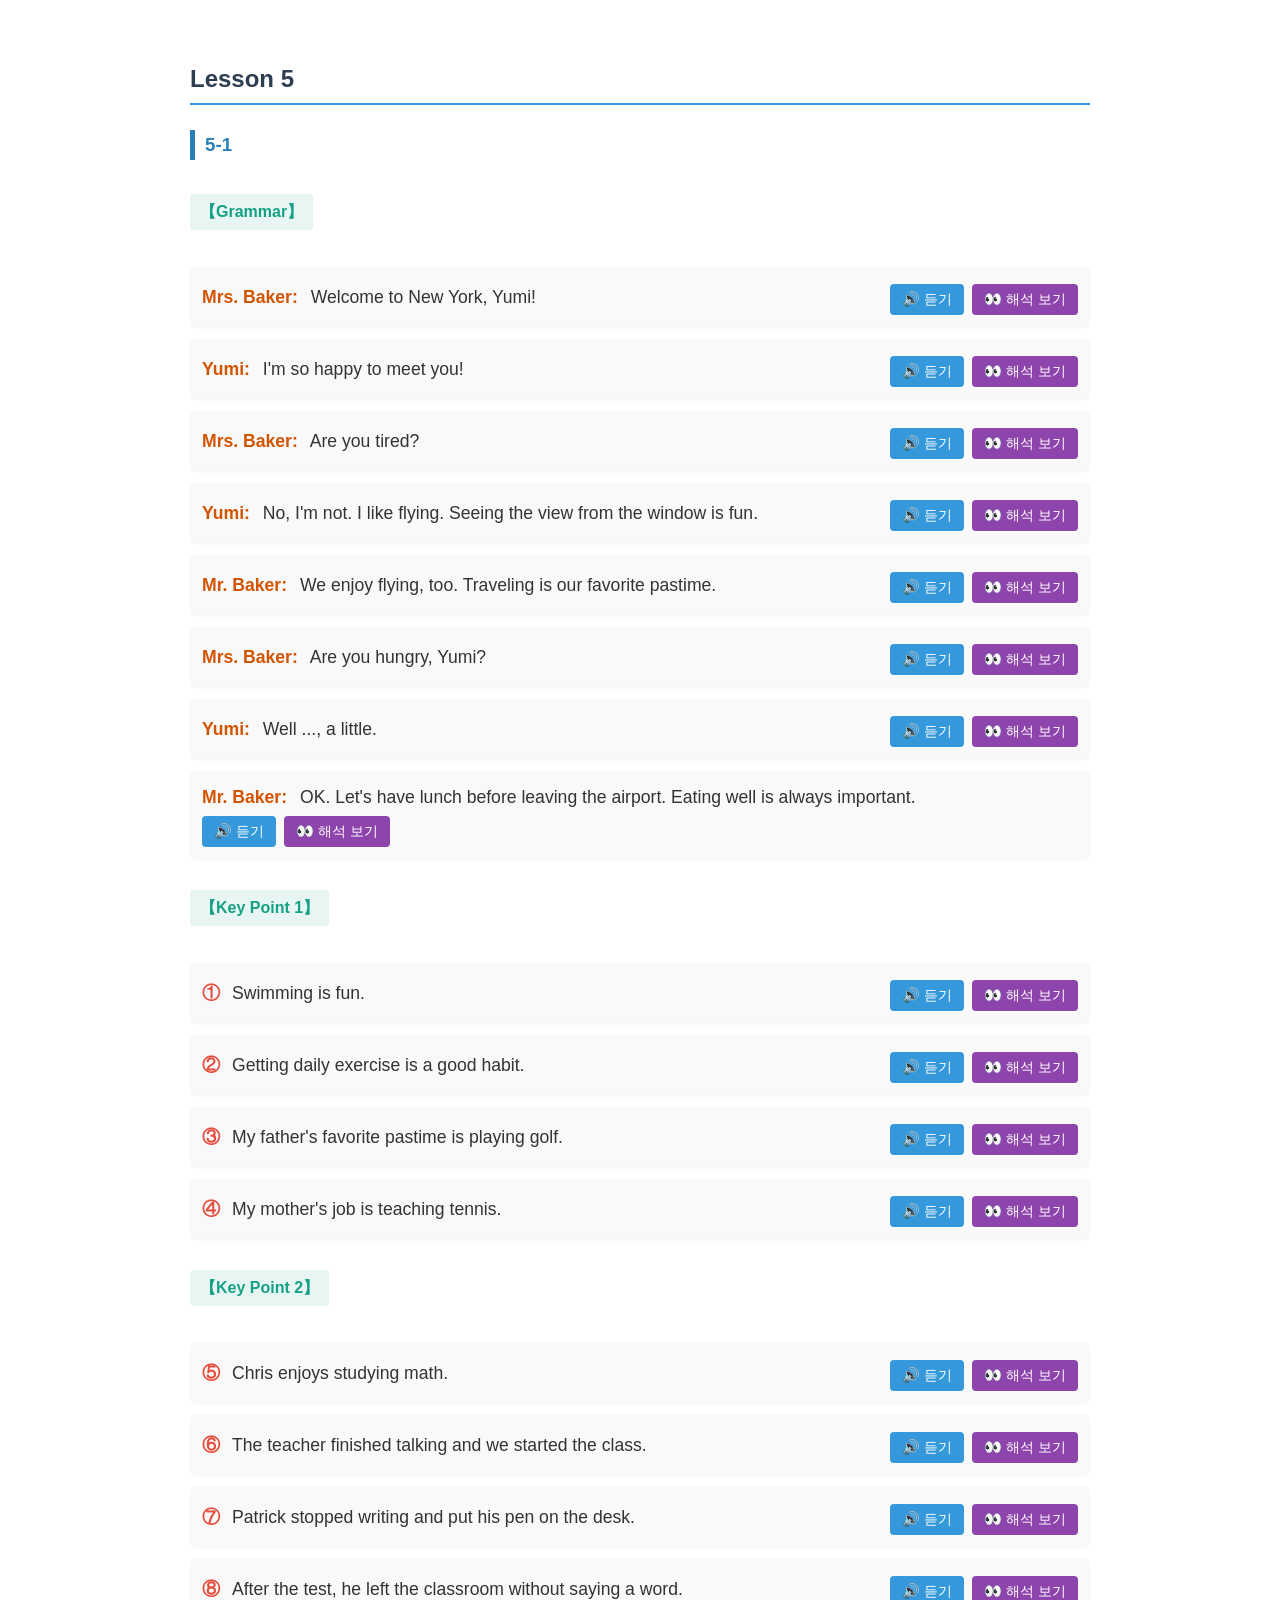
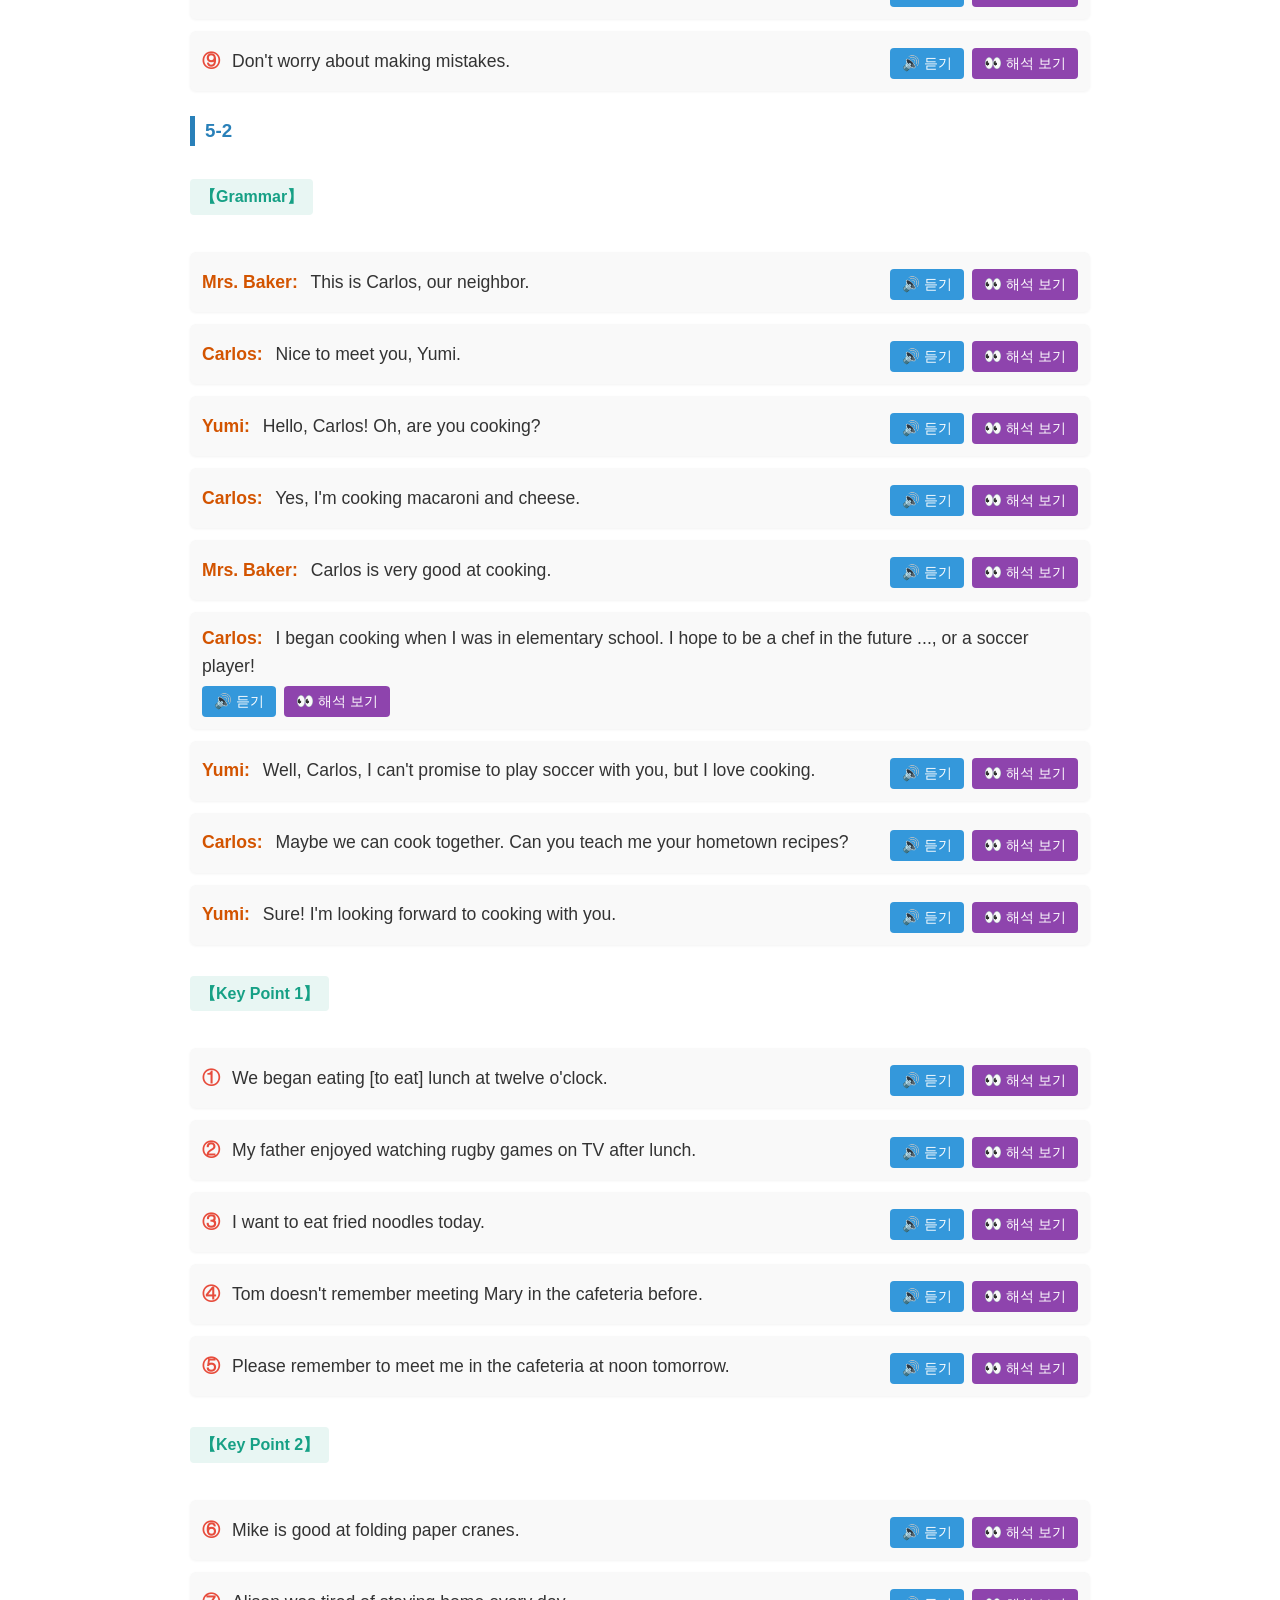
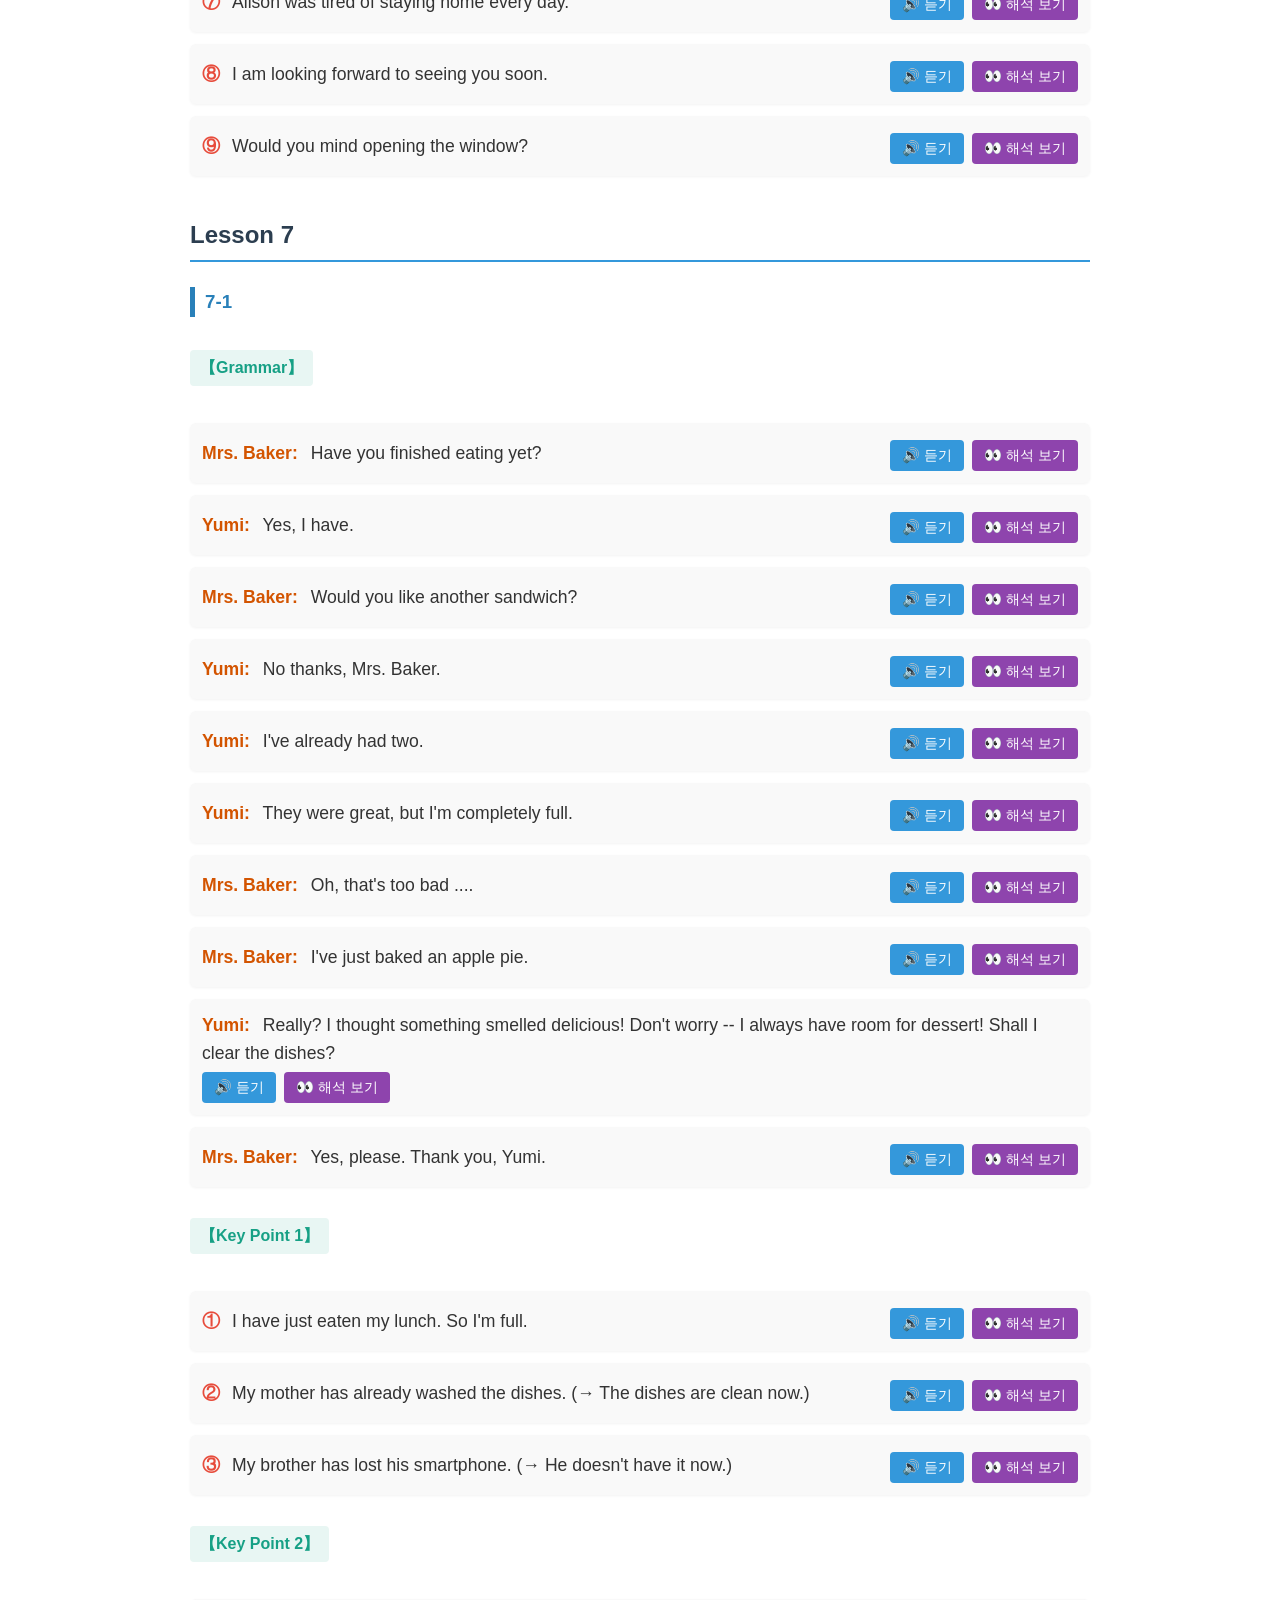
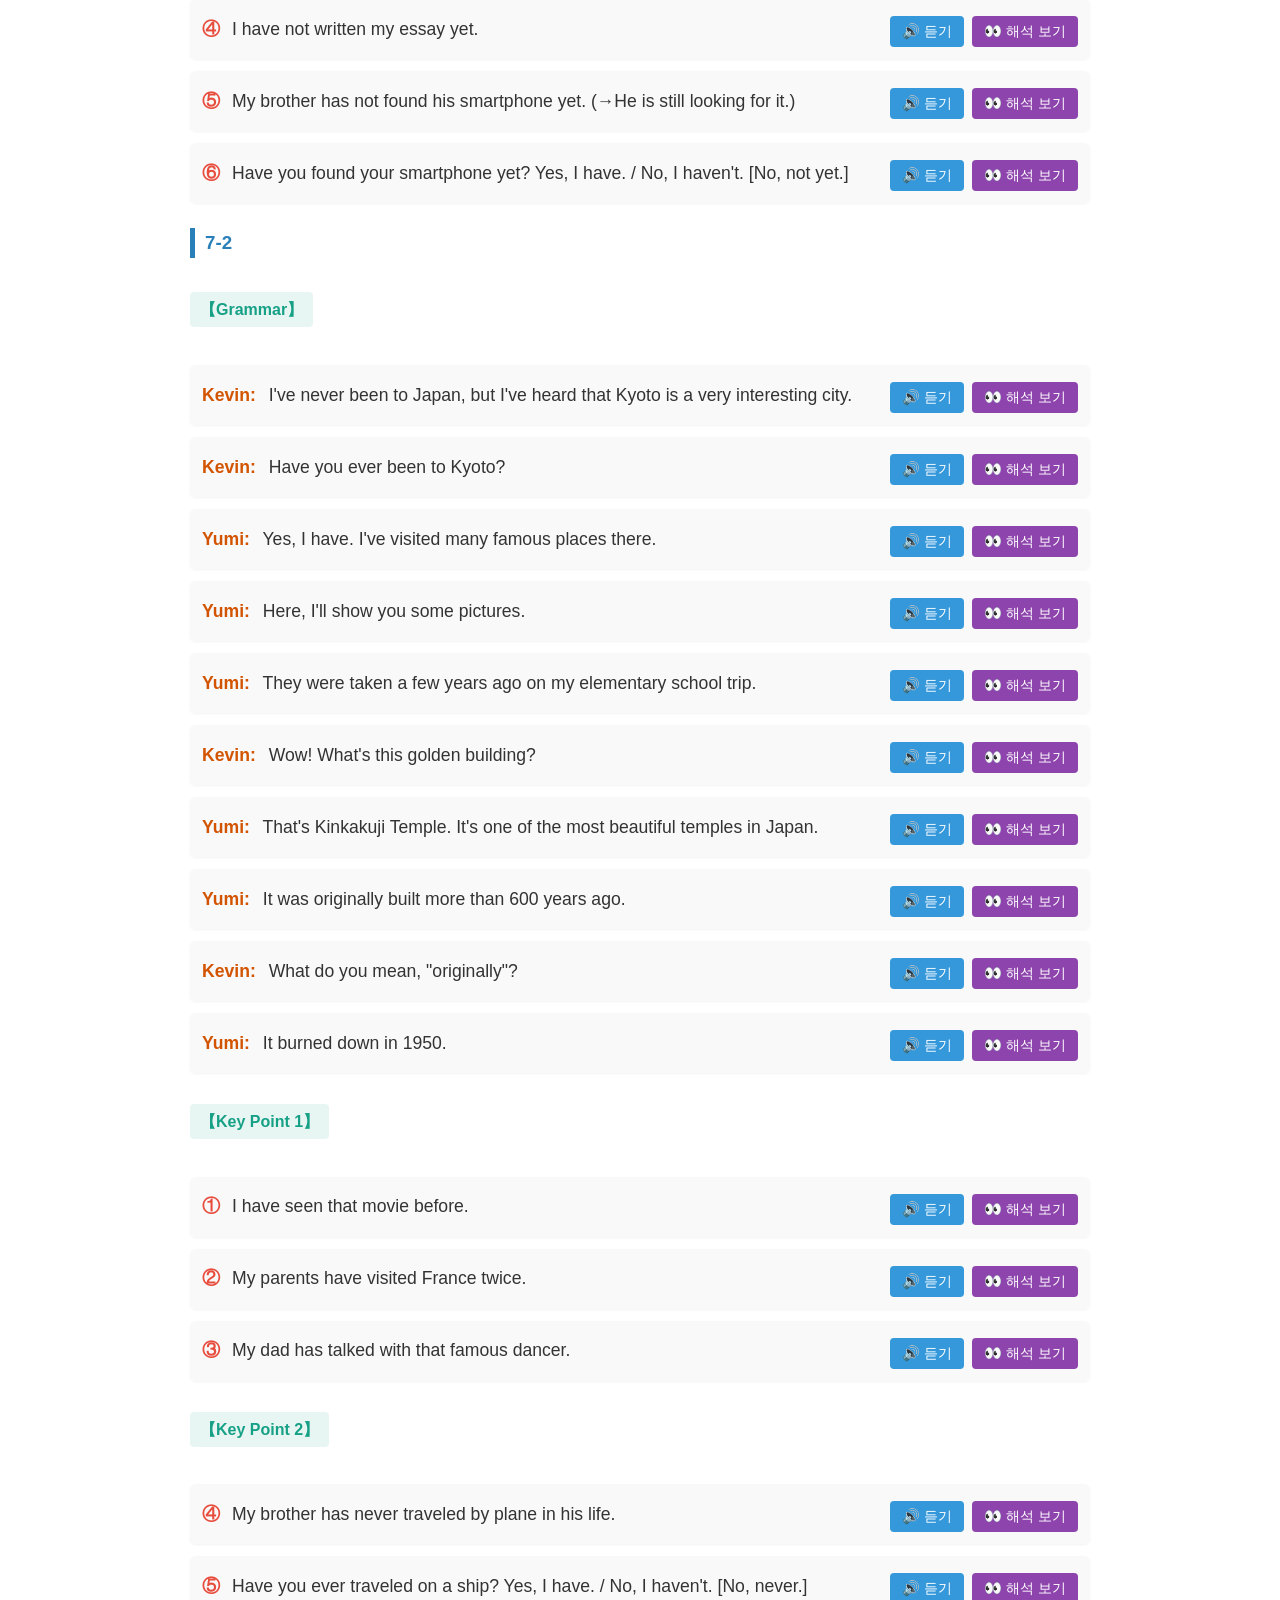
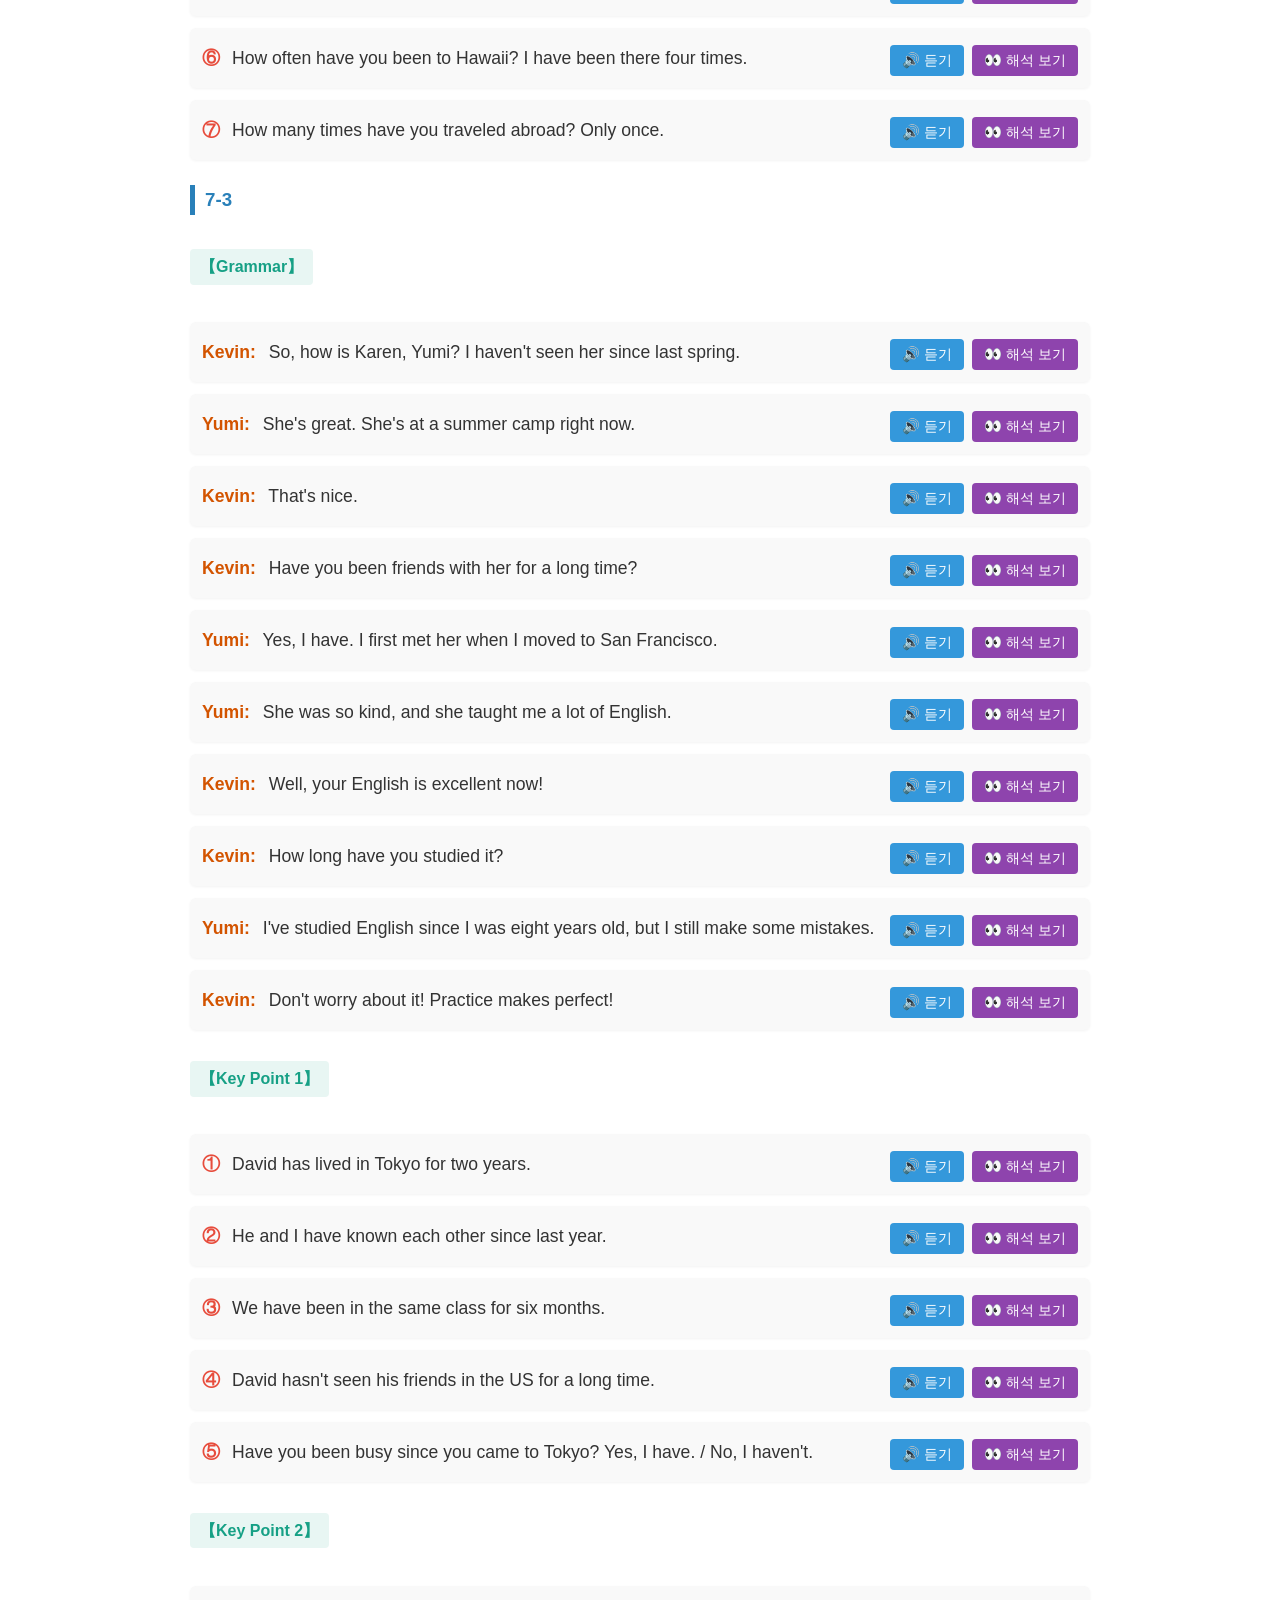
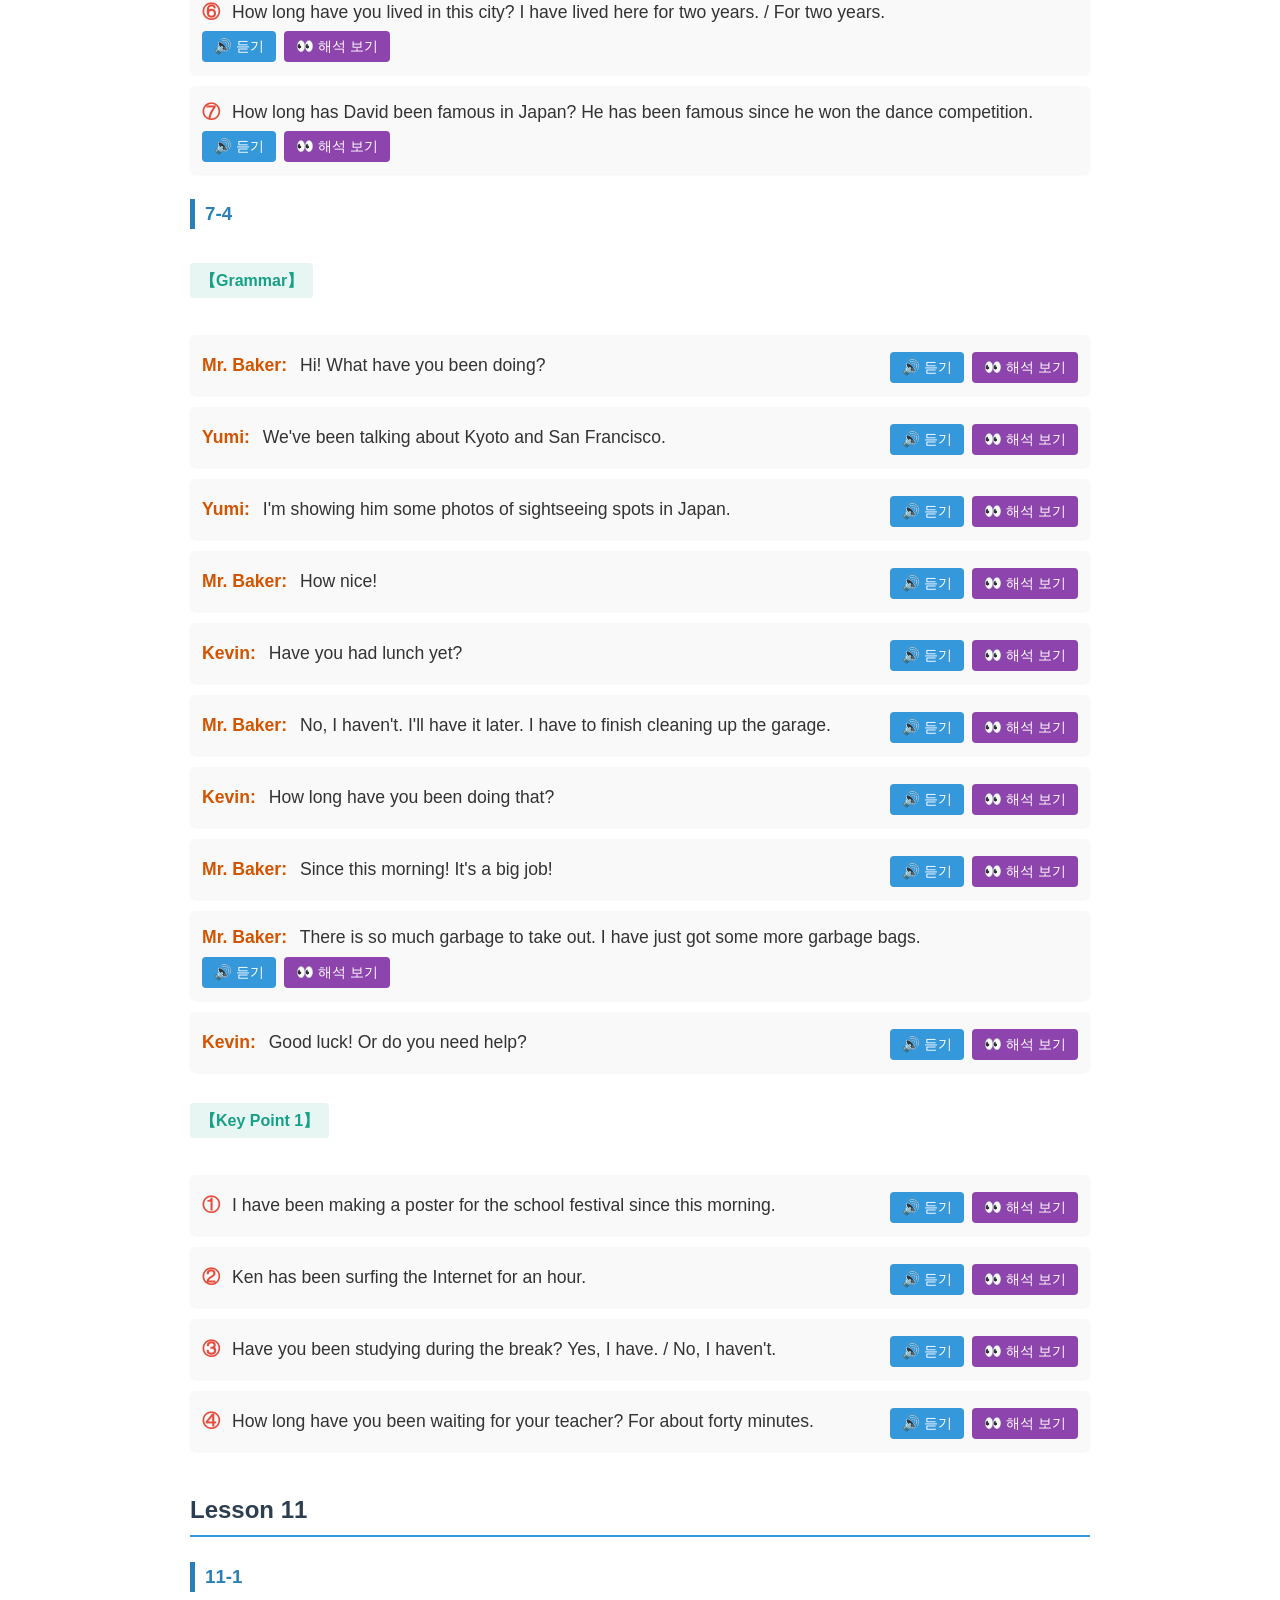
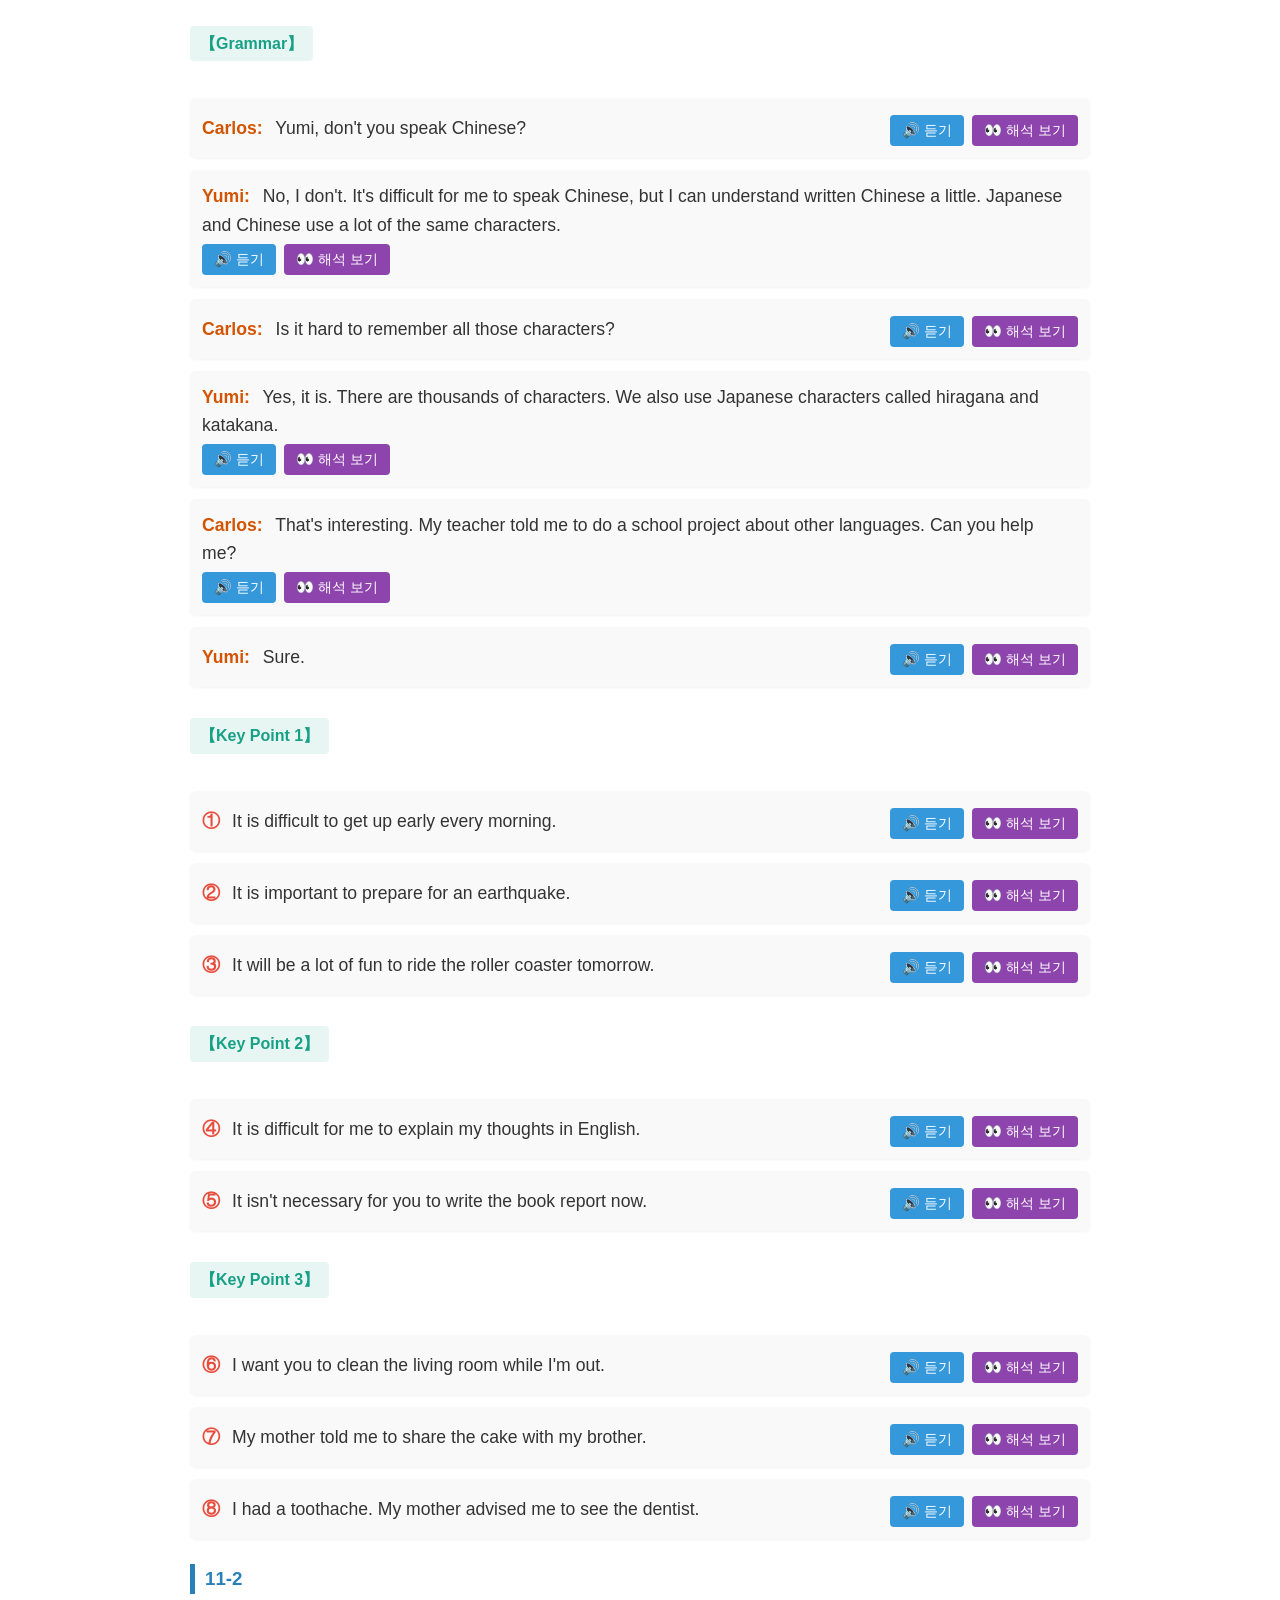
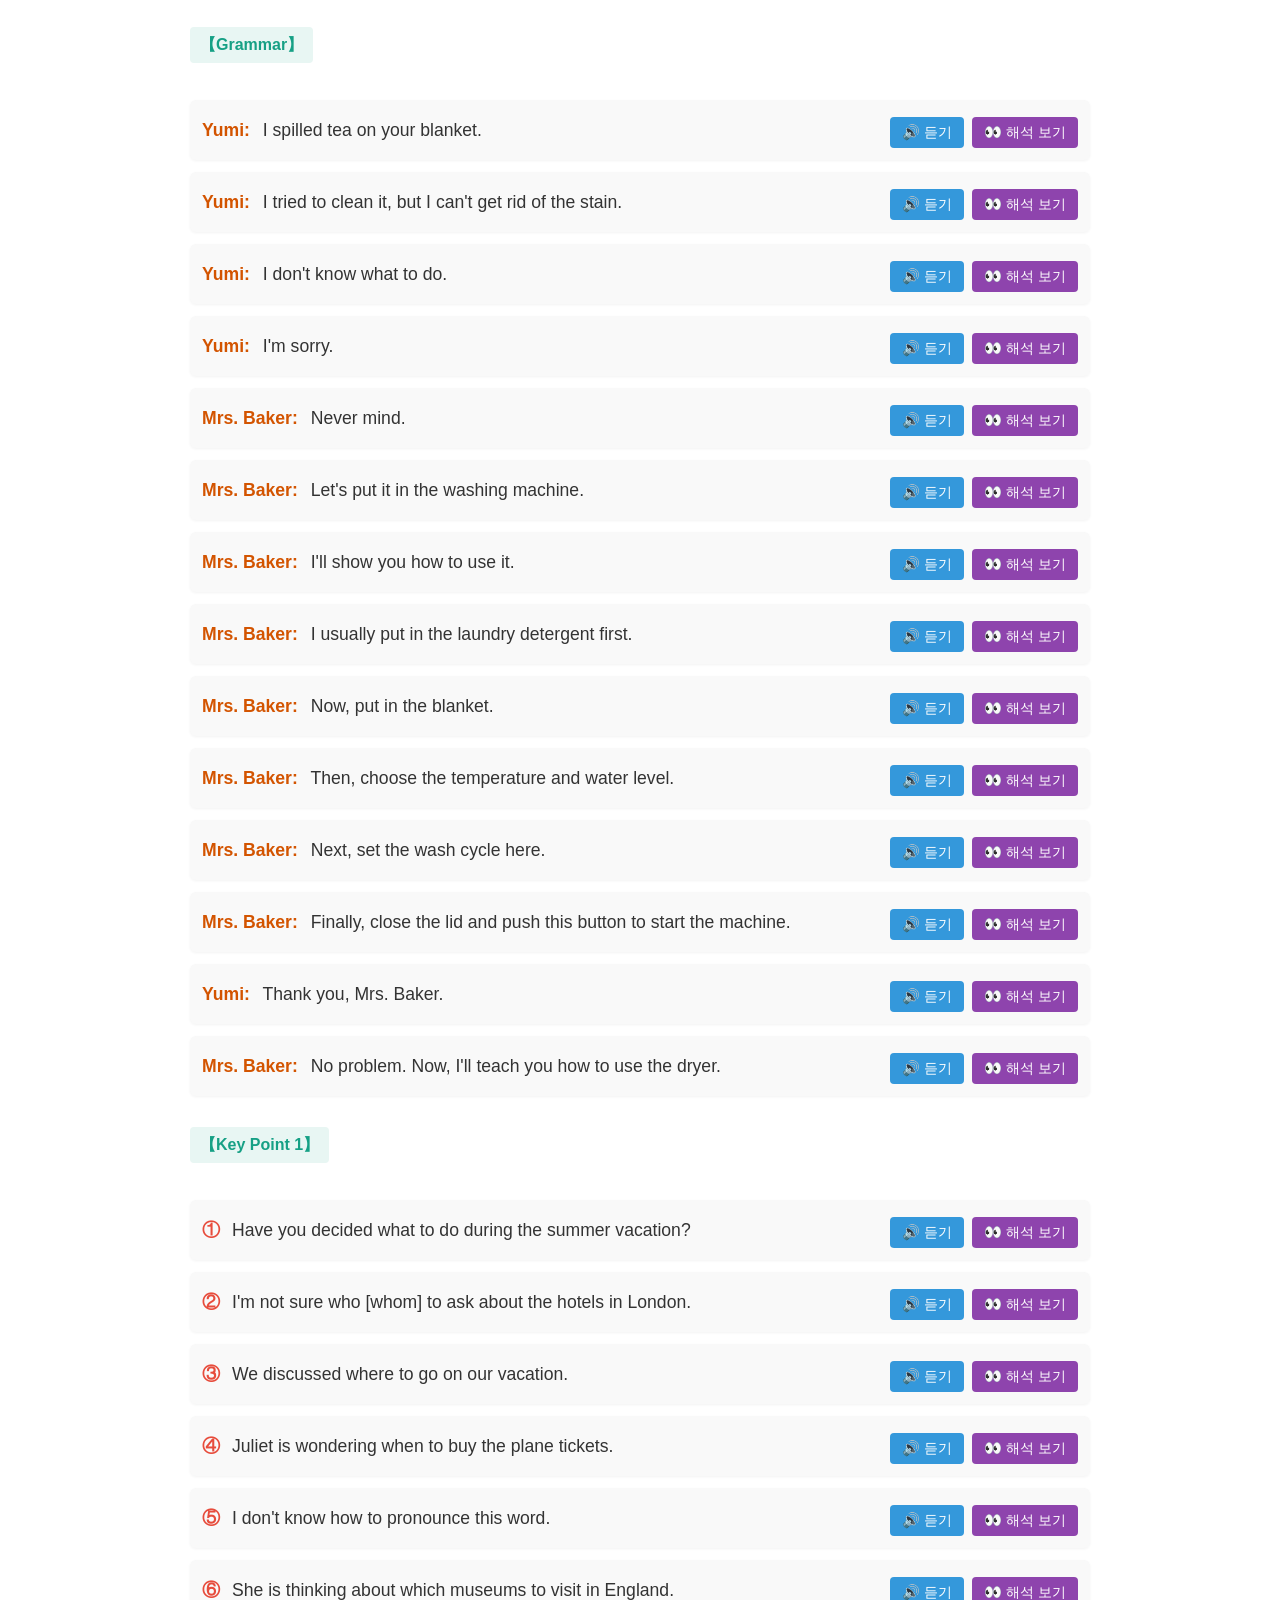
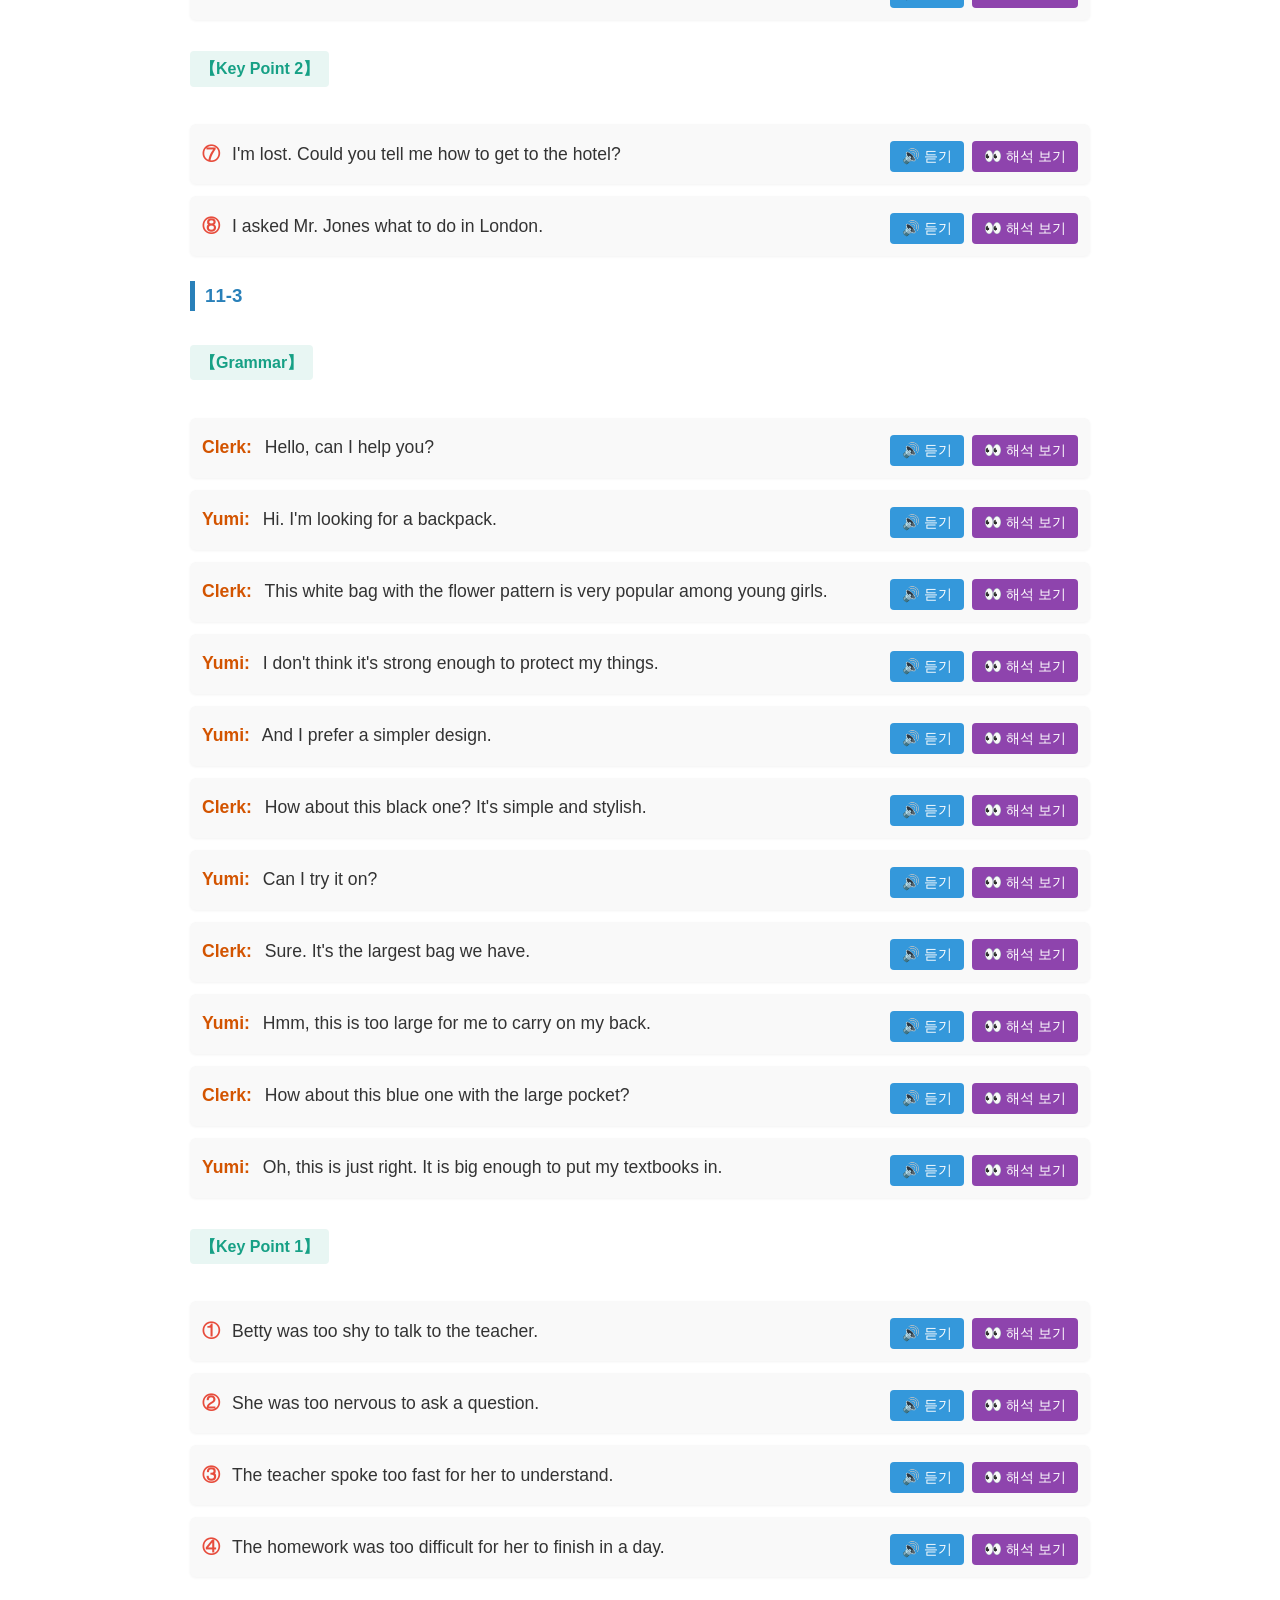
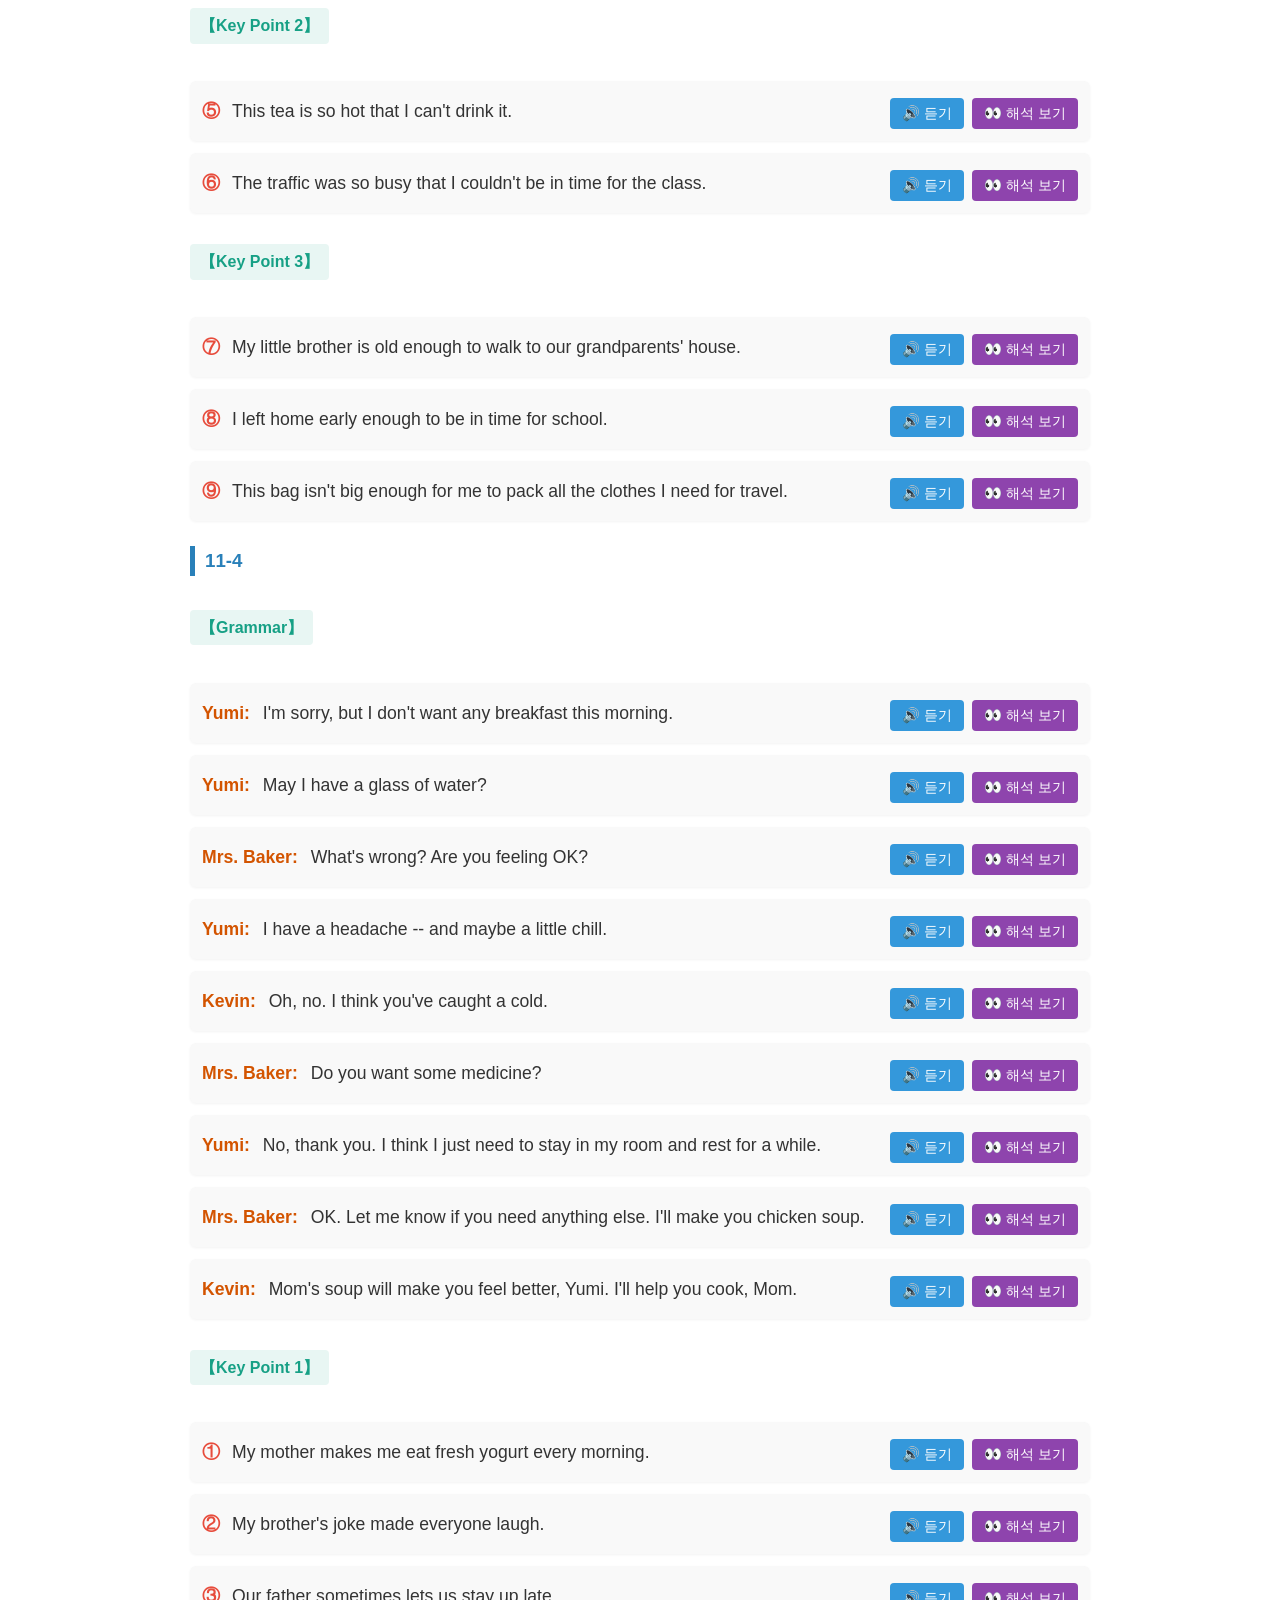
<file: eigo/gk.html>
<!DOCTYPE html>
<html lang="ko">
<head>
<meta charset="UTF-8">
<meta name="viewport" content="width=device-width, initial-scale=1.0">
<title>영어 문장 듣기 연습</title>
<style>
    body { font-family: 'Malgun Gothic', sans-serif; line-height: 1.6; padding: 20px; max-width: 900px; margin: auto; color: #333; }
    h2 { color: #2c3e50; border-bottom: 2px solid #3498db; padding-bottom: 5px; margin-top: 40px; }
    h3 { color: #2980b9; margin-top: 25px; border-left: 5px solid #2980b9; padding-left: 10px; }
    h4 { color: #16a085; margin-top: 15px; background: #e8f6f3; padding: 5px 10px; border-radius: 4px; display: inline-block; }
    .sentence-list { list-style: none; padding: 0; }
    .sentence-item { margin-bottom: 12px; padding: 12px; background: #f9f9f9; border-radius: 6px; box-shadow: 0 1px 3px rgba(0,0,0,0.05); }
    .eng-row { display: flex; align-items: center; flex-wrap: wrap; }
    .num { font-weight: bold; color: #e74c3c; margin-right: 12px; font-size: 1.1em; }
    .eng { font-size: 1.1em; flex-grow: 1; margin-right: 15px; }
    .btn-group { display: flex; gap: 8px; margin-top: 5px; }
    .btn { cursor: pointer; padding: 6px 12px; font-size: 0.9em; border: none; border-radius: 4px; transition: background 0.2s; color: white; white-space: nowrap; }
    .listen-btn { background-color: #3498db; }
    .listen-btn:hover { background-color: #2980b9; }
    .trans-btn { background-color: #8e44ad; }
    .trans-btn:hover { background-color: #732d91; }
    .translation { display: none; margin-top: 10px; padding: 10px; background: #e8f4f8; border-left: 4px solid #3498db; color: #2c3e50; font-size: 1.05em; border-radius: 0 4px 4px 0; }
    .speaker { font-weight: bold; color: #d35400; margin-right: 8px; }
</style>
</head>
<body>

<script>
    let voices = [];
    
    function loadVoices() {
        voices = window.speechSynthesis.getVoices();
    }
    
    window.speechSynthesis.onvoiceschanged = loadVoices;
    loadVoices();

    function speak(btnElement) {
        const textElement = btnElement.closest('.eng-row').querySelector('.eng');
        // 화자 이름(speaker)이 있으면 제외하고 영어 문장만 읽도록 처리
        let textToRead = textElement.innerText;
        const speakerElement = textElement.querySelector('.speaker');
        if (speakerElement) {
            textToRead = textToRead.replace(speakerElement.innerText, '').trim();
        }

        const utterance = new SpeechSynthesisUtterance(textToRead);
        
        let prettyVoice = voices.find(voice => voice.name === 'Google US English') ||
                          voices.find(voice => voice.name === 'Samantha') ||
                          voices.find(voice => voice.name === 'Microsoft Zira') ||
                          voices.find(voice => voice.name.includes('Female') && voice.lang.includes('en')) ||
                          voices.find(voice => voice.lang === 'en-US');

        if (prettyVoice) {
            utterance.voice = prettyVoice;
        }

        utterance.lang = 'en-US';
        utterance.rate = 0.9;
        utterance.pitch = 1.1; 
        
        window.speechSynthesis.speak(utterance);
    }

    function toggleTranslation(btnElement) {
        const transDiv = btnElement.closest('.sentence-item').querySelector('.translation');
        if (transDiv.style.display === 'none' || transDiv.style.display === '') {
            transDiv.style.display = 'block';
            btnElement.innerText = '👀 해석 숨기기';
        } else {
            transDiv.style.display = 'none';
            btnElement.innerText = '👀 해석 보기';
        }
    }
</script>

<h2>Lesson 5</h2>

<h3>5-1</h3>
<h4>【Grammar】</h4>
<ul class="sentence-list">
    <li class="sentence-item">
        <div class="eng-row">
            <span class="eng"><span class="speaker">Mrs. Baker:</span> Welcome to New York, Yumi!</span>
            <div class="btn-group">
                <button class="btn listen-btn" onclick="speak(this)">🔊 듣기</button>
                <button class="btn trans-btn" onclick="toggleTranslation(this)">👀 해석 보기</button>
            </div>
        </div>
        <div class="translation">ニューヨークへようこそ、ユミ！</div>
    </li>
    <li class="sentence-item">
        <div class="eng-row">
            <span class="eng"><span class="speaker">Yumi:</span> I'm so happy to meet you!</span>
            <div class="btn-group">
                <button class="btn listen-btn" onclick="speak(this)">🔊 듣기</button>
                <button class="btn trans-btn" onclick="toggleTranslation(this)">👀 해석 보기</button>
            </div>
        </div>
        <div class="translation">お会いできてとても嬉しいです。</div>
    </li>
    <li class="sentence-item">
        <div class="eng-row">
            <span class="eng"><span class="speaker">Mrs. Baker:</span> Are you tired?</span>
            <div class="btn-group">
                <button class="btn listen-btn" onclick="speak(this)">🔊 듣기</button>
                <button class="btn trans-btn" onclick="toggleTranslation(this)">👀 해석 보기</button>
            </div>
        </div>
        <div class="translation">疲れている？</div>
    </li>
    <li class="sentence-item">
        <div class="eng-row">
            <span class="eng"><span class="speaker">Yumi:</span> No, I'm not. I like flying. Seeing the view from the window is fun.</span>
            <div class="btn-group">
                <button class="btn listen-btn" onclick="speak(this)">🔊 듣기</button>
                <button class="btn trans-btn" onclick="toggleTranslation(this)">👀 해석 보기</button>
            </div>
        </div>
        <div class="translation">いいえ。私は飛行機に乗るのが好きなんです。窓から景色を眺めるのは楽しいです。</div>
    </li>
    <li class="sentence-item">
        <div class="eng-row">
            <span class="eng"><span class="speaker">Mr. Baker:</span> We enjoy flying, too. Traveling is our favorite pastime.</span>
            <div class="btn-group">
                <button class="btn listen-btn" onclick="speak(this)">🔊 듣기</button>
                <button class="btn trans-btn" onclick="toggleTranslation(this)">👀 해석 보기</button>
            </div>
        </div>
        <div class="translation">私たちも飛行機に乗るのを楽しむよ。旅行は私たちの総合娯楽なんだよ。</div>
    </li>
    <li class="sentence-item">
        <div class="eng-row">
            <span class="eng"><span class="speaker">Mrs. Baker:</span> Are you hungry, Yumi?</span>
            <div class="btn-group">
                <button class="btn listen-btn" onclick="speak(this)">🔊 듣기</button>
                <button class="btn trans-btn" onclick="toggleTranslation(this)">👀 해석 보기</button>
            </div>
        </div>
        <div class="translation">お腹は空いている、ユミ？</div>
    </li>
    <li class="sentence-item">
        <div class="eng-row">
            <span class="eng"><span class="speaker">Yumi:</span> Well ..., a little.</span>
            <div class="btn-group">
                <button class="btn listen-btn" onclick="speak(this)">🔊 듣기</button>
                <button class="btn trans-btn" onclick="toggleTranslation(this)">👀 해석 보기</button>
            </div>
        </div>
        <div class="translation">ええ…、少し。</div>
    </li>
    <li class="sentence-item">
        <div class="eng-row">
            <span class="eng"><span class="speaker">Mr. Baker:</span> OK. Let's have lunch before leaving the airport. Eating well is always important.</span>
            <div class="btn-group">
                <button class="btn listen-btn" onclick="speak(this)">🔊 듣기</button>
                <button class="btn trans-btn" onclick="toggleTranslation(this)">👀 해석 보기</button>
            </div>
        </div>
        <div class="translation">よし。空港を出る前に、昼食にしよう。しっかり食事をとることはいつでも大切だからね。</div>
    </li>
</ul>

<h4>【Key Point 1】</h4>
<ul class="sentence-list">
    <li class="sentence-item">
        <div class="eng-row">
            <span class="num">①</span><span class="eng">Swimming is fun.</span>
            <div class="btn-group">
                <button class="btn listen-btn" onclick="speak(this)">🔊 듣기</button>
                <button class="btn trans-btn" onclick="toggleTranslation(this)">👀 해석 보기</button>
            </div>
        </div>
        <div class="translation">泳ぐことは楽しいです。</div>
    </li>
    <li class="sentence-item">
        <div class="eng-row">
            <span class="num">②</span><span class="eng">Getting daily exercise is a good habit.</span>
            <div class="btn-group">
                <button class="btn listen-btn" onclick="speak(this)">🔊 듣기</button>
                <button class="btn trans-btn" onclick="toggleTranslation(this)">👀 해석 보기</button>
            </div>
        </div>
        <div class="translation">毎日運動することは良い習慣です。</div>
    </li>
    <li class="sentence-item">
        <div class="eng-row">
            <span class="num">③</span><span class="eng">My father's favorite pastime is playing golf.</span>
            <div class="btn-group">
                <button class="btn listen-btn" onclick="speak(this)">🔊 듣기</button>
                <button class="btn trans-btn" onclick="toggleTranslation(this)">👀 해석 보기</button>
            </div>
        </div>
        <div class="translation">父の好きな気晴らしはゴルフをすることです。</div>
    </li>
    <li class="sentence-item">
        <div class="eng-row">
            <span class="num">④</span><span class="eng">My mother's job is teaching tennis.</span>
            <div class="btn-group">
                <button class="btn listen-btn" onclick="speak(this)">🔊 듣기</button>
                <button class="btn trans-btn" onclick="toggleTranslation(this)">👀 해석 보기</button>
            </div>
        </div>
        <div class="translation">母の仕事はテニスを教えることです。</div>
    </li>
</ul>

<h4>【Key Point 2】</h4>
<ul class="sentence-list">
    <li class="sentence-item">
        <div class="eng-row">
            <span class="num">⑤</span><span class="eng">Chris enjoys studying math.</span>
            <div class="btn-group">
                <button class="btn listen-btn" onclick="speak(this)">🔊 듣기</button>
                <button class="btn trans-btn" onclick="toggleTranslation(this)">👀 해석 보기</button>
            </div>
        </div>
        <div class="translation">クリスは数学を勉強することを楽しんでいます。</div>
    </li>
    <li class="sentence-item">
        <div class="eng-row">
            <span class="num">⑥</span><span class="eng">The teacher finished talking and we started the class.</span>
            <div class="btn-group">
                <button class="btn listen-btn" onclick="speak(this)">🔊 듣기</button>
                <button class="btn trans-btn" onclick="toggleTranslation(this)">👀 해석 보기</button>
            </div>
        </div>
        <div class="translation">先生は話し終え、私たちは授業を始めました。</div>
    </li>
    <li class="sentence-item">
        <div class="eng-row">
            <span class="num">⑦</span><span class="eng">Patrick stopped writing and put his pen on the desk.</span>
            <div class="btn-group">
                <button class="btn listen-btn" onclick="speak(this)">🔊 듣기</button>
                <button class="btn trans-btn" onclick="toggleTranslation(this)">👀 해석 보기</button>
            </div>
        </div>
        <div class="translation">パトリックは書くのをやめ、ペンを机に置きました。</div>
    </li>
    <li class="sentence-item">
        <div class="eng-row">
            <span class="num">⑧</span><span class="eng">After the test, he left the classroom without saying a word.</span>
            <div class="btn-group">
                <button class="btn listen-btn" onclick="speak(this)">🔊 듣기</button>
                <button class="btn trans-btn" onclick="toggleTranslation(this)">👀 해석 보기</button>
            </div>
        </div>
        <div class="translation">テストの後、彼は一言も言わずに教室を出ました。</div>
    </li>
    <li class="sentence-item">
        <div class="eng-row">
            <span class="num">⑨</span><span class="eng">Don't worry about making mistakes.</span>
            <div class="btn-group">
                <button class="btn listen-btn" onclick="speak(this)">🔊 듣기</button>
                <button class="btn trans-btn" onclick="toggleTranslation(this)">👀 해석 보기</button>
            </div>
        </div>
        <div class="translation">間違うことを心配しないでください。</div>
    </li>
</ul>

<h3>5-2</h3>
<h4>【Grammar】</h4>
<ul class="sentence-list">
    <li class="sentence-item">
        <div class="eng-row">
            <span class="eng"><span class="speaker">Mrs. Baker:</span> This is Carlos, our neighbor.</span>
            <div class="btn-group">
                <button class="btn listen-btn" onclick="speak(this)">🔊 듣기</button>
                <button class="btn trans-btn" onclick="toggleTranslation(this)">👀 해석 보기</button>
            </div>
        </div>
        <div class="translation">こちらはカルロス、私たちのご近所さんよ。</div>
    </li>
    <li class="sentence-item">
        <div class="eng-row">
            <span class="eng"><span class="speaker">Carlos:</span> Nice to meet you, Yumi.</span>
            <div class="btn-group">
                <button class="btn listen-btn" onclick="speak(this)">🔊 듣기</button>
                <button class="btn trans-btn" onclick="toggleTranslation(this)">👀 해석 보기</button>
            </div>
        </div>
        <div class="translation">はじめまして、ユミ。</div>
    </li>
    <li class="sentence-item">
        <div class="eng-row">
            <span class="eng"><span class="speaker">Yumi:</span> Hello, Carlos! Oh, are you cooking?</span>
            <div class="btn-group">
                <button class="btn listen-btn" onclick="speak(this)">🔊 듣기</button>
                <button class="btn trans-btn" onclick="toggleTranslation(this)">👀 해석 보기</button>
            </div>
        </div>
        <div class="translation">こんにちは、カルロス！あら、料理しているの？</div>
    </li>
    <li class="sentence-item">
        <div class="eng-row">
            <span class="eng"><span class="speaker">Carlos:</span> Yes, I'm cooking macaroni and cheese.</span>
            <div class="btn-group">
                <button class="btn listen-btn" onclick="speak(this)">🔊 듣기</button>
                <button class="btn trans-btn" onclick="toggleTranslation(this)">👀 해석 보기</button>
            </div>
        </div>
        <div class="translation">うん、マカロニチーズを作っているよ。</div>
    </li>
    <li class="sentence-item">
        <div class="eng-row">
            <span class="eng"><span class="speaker">Mrs. Baker:</span> Carlos is very good at cooking.</span>
            <div class="btn-group">
                <button class="btn listen-btn" onclick="speak(this)">🔊 듣기</button>
                <button class="btn trans-btn" onclick="toggleTranslation(this)">👀 해석 보기</button>
            </div>
        </div>
        <div class="translation">カルロスは料理がとても上手なのよ。</div>
    </li>
    <li class="sentence-item">
        <div class="eng-row">
            <span class="eng"><span class="speaker">Carlos:</span> I began cooking when I was in elementary school. I hope to be a chef in the future ..., or a soccer player!</span>
            <div class="btn-group">
                <button class="btn listen-btn" onclick="speak(this)">🔊 듣기</button>
                <button class="btn trans-btn" onclick="toggleTranslation(this)">👀 해석 보기</button>
            </div>
        </div>
        <div class="translation">僕は小学生の時に料理を始めたんだ。将来はシェフになりたいんだ…、それかサッカー選手かな！</div>
    </li>
    <li class="sentence-item">
        <div class="eng-row">
            <span class="eng"><span class="speaker">Yumi:</span> Well, Carlos, I can't promise to play soccer with you, but I love cooking.</span>
            <div class="btn-group">
                <button class="btn listen-btn" onclick="speak(this)">🔊 듣기</button>
                <button class="btn trans-btn" onclick="toggleTranslation(this)">👀 해석 보기</button>
            </div>
        </div>
        <div class="translation">うーん、カルロス、あなたとサッカーをするのを約束することはできないけれど、料理は大好きよ。</div>
    </li>
    <li class="sentence-item">
        <div class="eng-row">
            <span class="eng"><span class="speaker">Carlos:</span> Maybe we can cook together. Can you teach me your hometown recipes?</span>
            <div class="btn-group">
                <button class="btn listen-btn" onclick="speak(this)">🔊 듣기</button>
                <button class="btn trans-btn" onclick="toggleTranslation(this)">👀 해석 보기</button>
            </div>
        </div>
        <div class="translation">僕たち一緒に料理ができるといいね。君の故郷のレシピを教えてくれる？</div>
    </li>
    <li class="sentence-item">
        <div class="eng-row">
            <span class="eng"><span class="speaker">Yumi:</span> Sure! I'm looking forward to cooking with you.</span>
            <div class="btn-group">
                <button class="btn listen-btn" onclick="speak(this)">🔊 듣기</button>
                <button class="btn trans-btn" onclick="toggleTranslation(this)">👀 해석 보기</button>
            </div>
        </div>
        <div class="translation">もちろん！一緒に料理をするのを楽しみにしているわ。</div>
    </li>
</ul>

<h4>【Key Point 1】</h4>
<ul class="sentence-list">
    <li class="sentence-item">
        <div class="eng-row">
            <span class="num">①</span><span class="eng">We began eating [to eat] lunch at twelve o'clock.</span>
            <div class="btn-group">
                <button class="btn listen-btn" onclick="speak(this)">🔊 듣기</button>
                <button class="btn trans-btn" onclick="toggleTranslation(this)">👀 해석 보기</button>
            </div>
        </div>
        <div class="translation">私たちは12時に昼食を食べ始めました。</div>
    </li>
    <li class="sentence-item">
        <div class="eng-row">
            <span class="num">②</span><span class="eng">My father enjoyed watching rugby games on TV after lunch.</span>
            <div class="btn-group">
                <button class="btn listen-btn" onclick="speak(this)">🔊 듣기</button>
                <button class="btn trans-btn" onclick="toggleTranslation(this)">👀 해석 보기</button>
            </div>
        </div>
        <div class="translation">父は昼食後、テレビでラグビーの試合を見るのを楽しみました。</div>
    </li>
    <li class="sentence-item">
        <div class="eng-row">
            <span class="num">③</span><span class="eng">I want to eat fried noodles today.</span>
            <div class="btn-group">
                <button class="btn listen-btn" onclick="speak(this)">🔊 듣기</button>
                <button class="btn trans-btn" onclick="toggleTranslation(this)">👀 해석 보기</button>
            </div>
        </div>
        <div class="translation">私は今日、焼きそばを食べたいです。</div>
    </li>
    <li class="sentence-item">
        <div class="eng-row">
            <span class="num">④</span><span class="eng">Tom doesn't remember meeting Mary in the cafeteria before.</span>
            <div class="btn-group">
                <button class="btn listen-btn" onclick="speak(this)">🔊 듣기</button>
                <button class="btn trans-btn" onclick="toggleTranslation(this)">👀 해석 보기</button>
            </div>
        </div>
        <div class="translation">トムは以前カフェテリアでメアリーに会ったことを覚えていません。</div>
    </li>
    <li class="sentence-item">
        <div class="eng-row">
            <span class="num">⑤</span><span class="eng">Please remember to meet me in the cafeteria at noon tomorrow.</span>
            <div class="btn-group">
                <button class="btn listen-btn" onclick="speak(this)">🔊 듣기</button>
                <button class="btn trans-btn" onclick="toggleTranslation(this)">👀 해석 보기</button>
            </div>
        </div>
        <div class="translation">明日の正午にカフェテリアで私に会うのを忘れないでください。</div>
    </li>
</ul>

<h4>【Key Point 2】</h4>
<ul class="sentence-list">
    <li class="sentence-item">
        <div class="eng-row">
            <span class="num">⑥</span><span class="eng">Mike is good at folding paper cranes.</span>
            <div class="btn-group">
                <button class="btn listen-btn" onclick="speak(this)">🔊 듣기</button>
                <button class="btn trans-btn" onclick="toggleTranslation(this)">👀 해석 보기</button>
            </div>
        </div>
        <div class="translation">マイクは折り鶴を折るのが得意です。</div>
    </li>
    <li class="sentence-item">
        <div class="eng-row">
            <span class="num">⑦</span><span class="eng">Alison was tired of staying home every day.</span>
            <div class="btn-group">
                <button class="btn listen-btn" onclick="speak(this)">🔊 듣기</button>
                <button class="btn trans-btn" onclick="toggleTranslation(this)">👀 해석 보기</button>
            </div>
        </div>
        <div class="translation">アリソンは毎日家にいることに飽きていました。</div>
    </li>
    <li class="sentence-item">
        <div class="eng-row">
            <span class="num">⑧</span><span class="eng">I am looking forward to seeing you soon.</span>
            <div class="btn-group">
                <button class="btn listen-btn" onclick="speak(this)">🔊 듣기</button>
                <button class="btn trans-btn" onclick="toggleTranslation(this)">👀 해석 보기</button>
            </div>
        </div>
        <div class="translation">すぐにあなたに会えるのを楽しみにしています。</div>
    </li>
    <li class="sentence-item">
        <div class="eng-row">
            <span class="num">⑨</span><span class="eng">Would you mind opening the window?</span>
            <div class="btn-group">
                <button class="btn listen-btn" onclick="speak(this)">🔊 듣기</button>
                <button class="btn trans-btn" onclick="toggleTranslation(this)">👀 해석 보기</button>
            </div>
        </div>
        <div class="translation">窓を開けていただけませんか。</div>
    </li>
</ul>

<h2>Lesson 7</h2>

<h3>7-1</h3>
<h4>【Grammar】</h4>
<ul class="sentence-list">
    <li class="sentence-item">
        <div class="eng-row">
            <span class="eng"><span class="speaker">Mrs. Baker:</span> Have you finished eating yet?</span>
            <div class="btn-group">
                <button class="btn listen-btn" onclick="speak(this)">🔊 듣기</button>
                <button class="btn trans-btn" onclick="toggleTranslation(this)">👀 해석 보기</button>
            </div>
        </div>
        <div class="translation">もう食べ終わったの？</div>
    </li>
    <li class="sentence-item">
        <div class="eng-row">
            <span class="eng"><span class="speaker">Yumi:</span> Yes, I have.</span>
            <div class="btn-group">
                <button class="btn listen-btn" onclick="speak(this)">🔊 듣기</button>
                <button class="btn trans-btn" onclick="toggleTranslation(this)">👀 해석 보기</button>
            </div>
        </div>
        <div class="translation">はい。</div>
    </li>
    <li class="sentence-item">
        <div class="eng-row">
            <span class="eng"><span class="speaker">Mrs. Baker:</span> Would you like another sandwich?</span>
            <div class="btn-group">
                <button class="btn listen-btn" onclick="speak(this)">🔊 듣기</button>
                <button class="btn trans-btn" onclick="toggleTranslation(this)">👀 해석 보기</button>
            </div>
        </div>
        <div class="translation">サンドウィッチをもう1ついかが？</div>
    </li>
    <li class="sentence-item">
        <div class="eng-row">
            <span class="eng"><span class="speaker">Yumi:</span> No thanks, Mrs. Baker.</span>
            <div class="btn-group">
                <button class="btn listen-btn" onclick="speak(this)">🔊 듣기</button>
                <button class="btn trans-btn" onclick="toggleTranslation(this)">👀 해석 보기</button>
            </div>
        </div>
        <div class="translation">いいえ、結構です、ベイカーさん。</div>
    </li>
    <li class="sentence-item">
        <div class="eng-row">
            <span class="eng"><span class="speaker">Yumi:</span> I've already had two.</span>
            <div class="btn-group">
                <button class="btn listen-btn" onclick="speak(this)">🔊 듣기</button>
                <button class="btn trans-btn" onclick="toggleTranslation(this)">👀 해석 보기</button>
            </div>
        </div>
        <div class="translation">もう2ついただきました。</div>
    </li>
    <li class="sentence-item">
        <div class="eng-row">
            <span class="eng"><span class="speaker">Yumi:</span> They were great, but I'm completely full.</span>
            <div class="btn-group">
                <button class="btn listen-btn" onclick="speak(this)">🔊 듣기</button>
                <button class="btn trans-btn" onclick="toggleTranslation(this)">👀 해석 보기</button>
            </div>
        </div>
        <div class="translation">とてもおいしかったです。でも、すっかりお腹いっぱいです。</div>
    </li>
    <li class="sentence-item">
        <div class="eng-row">
            <span class="eng"><span class="speaker">Mrs. Baker:</span> Oh, that's too bad ....</span>
            <div class="btn-group">
                <button class="btn listen-btn" onclick="speak(this)">🔊 듣기</button>
                <button class="btn trans-btn" onclick="toggleTranslation(this)">👀 해석 보기</button>
            </div>
        </div>
        <div class="translation">あら、それは残念ね…。</div>
    </li>
    <li class="sentence-item">
        <div class="eng-row">
            <span class="eng"><span class="speaker">Mrs. Baker:</span> I've just baked an apple pie.</span>
            <div class="btn-group">
                <button class="btn listen-btn" onclick="speak(this)">🔊 듣기</button>
                <button class="btn trans-btn" onclick="toggleTranslation(this)">👀 해석 보기</button>
            </div>
        </div>
        <div class="translation">ちょうどアップルパイを焼いたところなのよ。</div>
    </li>
    <li class="sentence-item">
        <div class="eng-row">
            <span class="eng"><span class="speaker">Yumi:</span> Really? I thought something smelled delicious! Don't worry -- I always have room for dessert! Shall I clear the dishes?</span>
            <div class="btn-group">
                <button class="btn listen-btn" onclick="speak(this)">🔊 듣기</button>
                <button class="btn trans-btn" onclick="toggleTranslation(this)">👀 해석 보기</button>
            </div>
        </div>
        <div class="translation">本当ですか？ 何かいい匂いがすると思ったんです！大丈夫です、いつもデザートは別腹ですから！お皿を片付けましょうか？</div>
    </li>
    <li class="sentence-item">
        <div class="eng-row">
            <span class="eng"><span class="speaker">Mrs. Baker:</span> Yes, please. Thank you, Yumi.</span>
            <div class="btn-group">
                <button class="btn listen-btn" onclick="speak(this)">🔊 듣기</button>
                <button class="btn trans-btn" onclick="toggleTranslation(this)">👀 해석 보기</button>
            </div>
        </div>
        <div class="translation">ええ、お願い。ありがとう、ユミ。</div>
    </li>
</ul>

<h4>【Key Point 1】</h4>
<ul class="sentence-list">
    <li class="sentence-item">
        <div class="eng-row">
            <span class="num">①</span><span class="eng">I have just eaten my lunch. So I'm full.</span>
            <div class="btn-group">
                <button class="btn listen-btn" onclick="speak(this)">🔊 듣기</button>
                <button class="btn trans-btn" onclick="toggleTranslation(this)">👀 해석 보기</button>
            </div>
        </div>
        <div class="translation">ちょうど昼食を食べたところです。だからお腹がいっぱいです。</div>
    </li>
    <li class="sentence-item">
        <div class="eng-row">
            <span class="num">②</span><span class="eng">My mother has already washed the dishes. (→ The dishes are clean now.)</span>
            <div class="btn-group">
                <button class="btn listen-btn" onclick="speak(this)">🔊 듣기</button>
                <button class="btn trans-btn" onclick="toggleTranslation(this)">👀 해석 보기</button>
            </div>
        </div>
        <div class="translation">母はすでに皿を洗ってしまいました。（→今、皿はきれいです。）</div>
    </li>
    <li class="sentence-item">
        <div class="eng-row">
            <span class="num">③</span><span class="eng">My brother has lost his smartphone. (→ He doesn't have it now.)</span>
            <div class="btn-group">
                <button class="btn listen-btn" onclick="speak(this)">🔊 듣기</button>
                <button class="btn trans-btn" onclick="toggleTranslation(this)">👀 해석 보기</button>
            </div>
        </div>
        <div class="translation">兄（弟）はスマートフォンをなくしてしまいました。（→今、彼は持っていません。）</div>
    </li>
</ul>

<h4>【Key Point 2】</h4>
<ul class="sentence-list">
    <li class="sentence-item">
        <div class="eng-row">
            <span class="num">④</span><span class="eng">I have not written my essay yet.</span>
            <div class="btn-group">
                <button class="btn listen-btn" onclick="speak(this)">🔊 듣기</button>
                <button class="btn trans-btn" onclick="toggleTranslation(this)">👀 해석 보기</button>
            </div>
        </div>
        <div class="translation">私はまだ作文（エッセイ）を書いていません。</div>
    </li>
    <li class="sentence-item">
        <div class="eng-row">
            <span class="num">⑤</span><span class="eng">My brother has not found his smartphone yet. (→He is still looking for it.)</span>
            <div class="btn-group">
                <button class="btn listen-btn" onclick="speak(this)">🔊 듣기</button>
                <button class="btn trans-btn" onclick="toggleTranslation(this)">👀 해석 보기</button>
            </div>
        </div>
        <div class="translation">兄（弟）はまだスマートフォンを見つけていません。（→彼はまだそれを探しています。）</div>
    </li>
    <li class="sentence-item">
        <div class="eng-row">
            <span class="num">⑥</span><span class="eng">Have you found your smartphone yet? Yes, I have. / No, I haven't. [No, not yet.]</span>
            <div class="btn-group">
                <button class="btn listen-btn" onclick="speak(this)">🔊 듣기</button>
                <button class="btn trans-btn" onclick="toggleTranslation(this)">👀 해석 보기</button>
            </div>
        </div>
        <div class="translation">もうスマートフォンは見つかりましたか。はい、見つかりました。/ いいえ、まだです。</div>
    </li>
</ul>

<h3>7-2</h3>
<h4>【Grammar】</h4>
<ul class="sentence-list">
    <li class="sentence-item">
        <div class="eng-row">
            <span class="eng"><span class="speaker">Kevin:</span> I've never been to Japan, but I've heard that Kyoto is a very interesting city.</span>
            <div class="btn-group">
                <button class="btn listen-btn" onclick="speak(this)">🔊 듣기</button>
                <button class="btn trans-btn" onclick="toggleTranslation(this)">👀 해석 보기</button>
            </div>
        </div>
        <div class="translation">僕は日本に行ったことがないんだけど、京都はとても興味深い都市だと聞いたよ。</div>
    </li>
    <li class="sentence-item">
        <div class="eng-row">
            <span class="eng"><span class="speaker">Kevin:</span> Have you ever been to Kyoto?</span>
            <div class="btn-group">
                <button class="btn listen-btn" onclick="speak(this)">🔊 듣기</button>
                <button class="btn trans-btn" onclick="toggleTranslation(this)">👀 해석 보기</button>
            </div>
        </div>
        <div class="translation">君は京都に行ったことある？</div>
    </li>
    <li class="sentence-item">
        <div class="eng-row">
            <span class="eng"><span class="speaker">Yumi:</span> Yes, I have. I've visited many famous places there.</span>
            <div class="btn-group">
                <button class="btn listen-btn" onclick="speak(this)">🔊 듣기</button>
                <button class="btn trans-btn" onclick="toggleTranslation(this)">👀 해석 보기</button>
            </div>
        </div>
        <div class="translation">ええ、あるわ。京都の有名な場所にたくさん行ったことがあるの。</div>
    </li>
    <li class="sentence-item">
        <div class="eng-row">
            <span class="eng"><span class="speaker">Yumi:</span> Here, I'll show you some pictures.</span>
            <div class="btn-group">
                <button class="btn listen-btn" onclick="speak(this)">🔊 듣기</button>
                <button class="btn trans-btn" onclick="toggleTranslation(this)">👀 해석 보기</button>
            </div>
        </div>
        <div class="translation">ほら、何枚か写真を見せるね。</div>
    </li>
    <li class="sentence-item">
        <div class="eng-row">
            <span class="eng"><span class="speaker">Yumi:</span> They were taken a few years ago on my elementary school trip.</span>
            <div class="btn-group">
                <button class="btn listen-btn" onclick="speak(this)">🔊 듣기</button>
                <button class="btn trans-btn" onclick="toggleTranslation(this)">👀 해석 보기</button>
            </div>
        </div>
        <div class="translation">数年前に小学校の修学旅行で撮ったものよ。</div>
    </li>
    <li class="sentence-item">
        <div class="eng-row">
            <span class="eng"><span class="speaker">Kevin:</span> Wow! What's this golden building?</span>
            <div class="btn-group">
                <button class="btn listen-btn" onclick="speak(this)">🔊 듣기</button>
                <button class="btn trans-btn" onclick="toggleTranslation(this)">👀 해석 보기</button>
            </div>
        </div>
        <div class="translation">うわー！この黄金の建物は何？</div>
    </li>
    <li class="sentence-item">
        <div class="eng-row">
            <span class="eng"><span class="speaker">Yumi:</span> That's Kinkakuji Temple. It's one of the most beautiful temples in Japan.</span>
            <div class="btn-group">
                <button class="btn listen-btn" onclick="speak(this)">🔊 듣기</button>
                <button class="btn trans-btn" onclick="toggleTranslation(this)">👀 해석 보기</button>
            </div>
        </div>
        <div class="translation">それは金閣寺よ。日本で最も美しいお寺の1つなの。</div>
    </li>
    <li class="sentence-item">
        <div class="eng-row">
            <span class="eng"><span class="speaker">Yumi:</span> It was originally built more than 600 years ago.</span>
            <div class="btn-group">
                <button class="btn listen-btn" onclick="speak(this)">🔊 듣기</button>
                <button class="btn trans-btn" onclick="toggleTranslation(this)">👀 해석 보기</button>
            </div>
        </div>
        <div class="translation">もともとは600年以上前に建てられたのよ。</div>
    </li>
    <li class="sentence-item">
        <div class="eng-row">
            <span class="eng"><span class="speaker">Kevin:</span> What do you mean, "originally"?</span>
            <div class="btn-group">
                <button class="btn listen-btn" onclick="speak(this)">🔊 듣기</button>
                <button class="btn trans-btn" onclick="toggleTranslation(this)">👀 해석 보기</button>
            </div>
        </div>
        <div class="translation">「もともと」とはどういう意味？</div>
    </li>
    <li class="sentence-item">
        <div class="eng-row">
            <span class="eng"><span class="speaker">Yumi:</span> It burned down in 1950.</span>
            <div class="btn-group">
                <button class="btn listen-btn" onclick="speak(this)">🔊 듣기</button>
                <button class="btn trans-btn" onclick="toggleTranslation(this)">👀 해석 보기</button>
            </div>
        </div>
        <div class="translation">1950年に焼失したのよ。</div>
    </li>
</ul>

<h4>【Key Point 1】</h4>
<ul class="sentence-list">
    <li class="sentence-item">
        <div class="eng-row">
            <span class="num">①</span><span class="eng">I have seen that movie before.</span>
            <div class="btn-group">
                <button class="btn listen-btn" onclick="speak(this)">🔊 듣기</button>
                <button class="btn trans-btn" onclick="toggleTranslation(this)">👀 해석 보기</button>
            </div>
        </div>
        <div class="translation">私は以前その映画を見たことがあります。</div>
    </li>
    <li class="sentence-item">
        <div class="eng-row">
            <span class="num">②</span><span class="eng">My parents have visited France twice.</span>
            <div class="btn-group">
                <button class="btn listen-btn" onclick="speak(this)">🔊 듣기</button>
                <button class="btn trans-btn" onclick="toggleTranslation(this)">👀 해석 보기</button>
            </div>
        </div>
        <div class="translation">私の両親は2回フランスを訪れたことがあります。</div>
    </li>
    <li class="sentence-item">
        <div class="eng-row">
            <span class="num">③</span><span class="eng">My dad has talked with that famous dancer.</span>
            <div class="btn-group">
                <button class="btn listen-btn" onclick="speak(this)">🔊 듣기</button>
                <button class="btn trans-btn" onclick="toggleTranslation(this)">👀 해석 보기</button>
            </div>
        </div>
        <div class="translation">私の父はその有名なダンサーと話したことがあります。</div>
    </li>
</ul>

<h4>【Key Point 2】</h4>
<ul class="sentence-list">
    <li class="sentence-item">
        <div class="eng-row">
            <span class="num">④</span><span class="eng">My brother has never traveled by plane in his life.</span>
            <div class="btn-group">
                <button class="btn listen-btn" onclick="speak(this)">🔊 듣기</button>
                <button class="btn trans-btn" onclick="toggleTranslation(this)">👀 해석 보기</button>
            </div>
        </div>
        <div class="translation">兄（弟）は今までに一度も飛行機で旅行したことがありません。</div>
    </li>
    <li class="sentence-item">
        <div class="eng-row">
            <span class="num">⑤</span><span class="eng">Have you ever traveled on a ship? Yes, I have. / No, I haven't. [No, never.]</span>
            <div class="btn-group">
                <button class="btn listen-btn" onclick="speak(this)">🔊 듣기</button>
                <button class="btn trans-btn" onclick="toggleTranslation(this)">👀 해석 보기</button>
            </div>
        </div>
        <div class="translation">今までに船で旅行したことがありますか。はい、あります。/ いいえ、ありません。［一度もありません。］</div>
    </li>
    <li class="sentence-item">
        <div class="eng-row">
            <span class="num">⑥</span><span class="eng">How often have you been to Hawaii? I have been there four times.</span>
            <div class="btn-group">
                <button class="btn listen-btn" onclick="speak(this)">🔊 듣기</button>
                <button class="btn trans-btn" onclick="toggleTranslation(this)">👀 해석 보기</button>
            </div>
        </div>
        <div class="translation">何回ハワイに行ったことがありますか。私はそこに4回行ったことがあります。</div>
    </li>
    <li class="sentence-item">
        <div class="eng-row">
            <span class="num">⑦</span><span class="eng">How many times have you traveled abroad? Only once.</span>
            <div class="btn-group">
                <button class="btn listen-btn" onclick="speak(this)">🔊 듣기</button>
                <button class="btn trans-btn" onclick="toggleTranslation(this)">👀 해석 보기</button>
            </div>
        </div>
        <div class="translation">何回海外旅行をしたことがありますか。1回だけです。</div>
    </li>
</ul>

<h3>7-3</h3>
<h4>【Grammar】</h4>
<ul class="sentence-list">
    <li class="sentence-item">
        <div class="eng-row">
            <span class="eng"><span class="speaker">Kevin:</span> So, how is Karen, Yumi? I haven't seen her since last spring.</span>
            <div class="btn-group">
                <button class="btn listen-btn" onclick="speak(this)">🔊 듣기</button>
                <button class="btn trans-btn" onclick="toggleTranslation(this)">👀 해석 보기</button>
            </div>
        </div>
        <div class="translation">それでユミ、カレンはどうしてる？去年の春から彼女に会ってないんだ。</div>
    </li>
    <li class="sentence-item">
        <div class="eng-row">
            <span class="eng"><span class="speaker">Yumi:</span> She's great. She's at a summer camp right now.</span>
            <div class="btn-group">
                <button class="btn listen-btn" onclick="speak(this)">🔊 듣기</button>
                <button class="btn trans-btn" onclick="toggleTranslation(this)">👀 해석 보기</button>
            </div>
        </div>
        <div class="translation">彼女はとても元気よ。今はサマーキャンプに参加しているわ。</div>
    </li>
    <li class="sentence-item">
        <div class="eng-row">
            <span class="eng"><span class="speaker">Kevin:</span> That's nice.</span>
            <div class="btn-group">
                <button class="btn listen-btn" onclick="speak(this)">🔊 듣기</button>
                <button class="btn trans-btn" onclick="toggleTranslation(this)">👀 해석 보기</button>
            </div>
        </div>
        <div class="translation">それはいいね。</div>
    </li>
    <li class="sentence-item">
        <div class="eng-row">
            <span class="eng"><span class="speaker">Kevin:</span> Have you been friends with her for a long time?</span>
            <div class="btn-group">
                <button class="btn listen-btn" onclick="speak(this)">🔊 듣기</button>
                <button class="btn trans-btn" onclick="toggleTranslation(this)">👀 해석 보기</button>
            </div>
        </div>
        <div class="translation">君は彼女と友達になって長いの？</div>
    </li>
    <li class="sentence-item">
        <div class="eng-row">
            <span class="eng"><span class="speaker">Yumi:</span> Yes, I have. I first met her when I moved to San Francisco.</span>
            <div class="btn-group">
                <button class="btn listen-btn" onclick="speak(this)">🔊 듣기</button>
                <button class="btn trans-btn" onclick="toggleTranslation(this)">👀 해석 보기</button>
            </div>
        </div>
        <div class="translation">ええ。私がサンフランシスコに引っ越して来た時、初めて彼女に会ったの。</div>
    </li>
    <li class="sentence-item">
        <div class="eng-row">
            <span class="eng"><span class="speaker">Yumi:</span> She was so kind, and she taught me a lot of English.</span>
            <div class="btn-group">
                <button class="btn listen-btn" onclick="speak(this)">🔊 듣기</button>
                <button class="btn trans-btn" onclick="toggleTranslation(this)">👀 해석 보기</button>
            </div>
        </div>
        <div class="translation">彼女はとても親切で、私に英語をたくさん教えてくれたわ。</div>
    </li>
    <li class="sentence-item">
        <div class="eng-row">
            <span class="eng"><span class="speaker">Kevin:</span> Well, your English is excellent now!</span>
            <div class="btn-group">
                <button class="btn listen-btn" onclick="speak(this)">🔊 듣기</button>
                <button class="btn trans-btn" onclick="toggleTranslation(this)">👀 해석 보기</button>
            </div>
        </div>
        <div class="translation">そうか、今の君の英語はとても素晴らしいよ！</div>
    </li>
    <li class="sentence-item">
        <div class="eng-row">
            <span class="eng"><span class="speaker">Kevin:</span> How long have you studied it?</span>
            <div class="btn-group">
                <button class="btn listen-btn" onclick="speak(this)">🔊 듣기</button>
                <button class="btn trans-btn" onclick="toggleTranslation(this)">👀 해석 보기</button>
            </div>
        </div>
        <div class="translation">どれくらい勉強してきたの？</div>
    </li>
    <li class="sentence-item">
        <div class="eng-row">
            <span class="eng"><span class="speaker">Yumi:</span> I've studied English since I was eight years old, but I still make some mistakes.</span>
            <div class="btn-group">
                <button class="btn listen-btn" onclick="speak(this)">🔊 듣기</button>
                <button class="btn trans-btn" onclick="toggleTranslation(this)">👀 해석 보기</button>
            </div>
        </div>
        <div class="translation">私は8歳の時から英語を勉強しているけど、それでもまだ間違えるわ。</div>
    </li>
    <li class="sentence-item">
        <div class="eng-row">
            <span class="eng"><span class="speaker">Kevin:</span> Don't worry about it! Practice makes perfect!</span>
            <div class="btn-group">
                <button class="btn listen-btn" onclick="speak(this)">🔊 듣기</button>
                <button class="btn trans-btn" onclick="toggleTranslation(this)">👀 해석 보기</button>
            </div>
        </div>
        <div class="translation">心配しないで！「練習をすることで完璧になる」だよ！</div>
    </li>
</ul>

<h4>【Key Point 1】</h4>
<ul class="sentence-list">
    <li class="sentence-item">
        <div class="eng-row">
            <span class="num">①</span><span class="eng">David has lived in Tokyo for two years.</span>
            <div class="btn-group">
                <button class="btn listen-btn" onclick="speak(this)">🔊 듣기</button>
                <button class="btn trans-btn" onclick="toggleTranslation(this)">👀 해석 보기</button>
            </div>
        </div>
        <div class="translation">デイビッドは東京に2年間住んでいます。</div>
    </li>
    <li class="sentence-item">
        <div class="eng-row">
            <span class="num">②</span><span class="eng">He and I have known each other since last year.</span>
            <div class="btn-group">
                <button class="btn listen-btn" onclick="speak(this)">🔊 듣기</button>
                <button class="btn trans-btn" onclick="toggleTranslation(this)">👀 해석 보기</button>
            </div>
        </div>
        <div class="translation">彼と私は昨年から知り合いです。</div>
    </li>
    <li class="sentence-item">
        <div class="eng-row">
            <span class="num">③</span><span class="eng">We have been in the same class for six months.</span>
            <div class="btn-group">
                <button class="btn listen-btn" onclick="speak(this)">🔊 듣기</button>
                <button class="btn trans-btn" onclick="toggleTranslation(this)">👀 해석 보기</button>
            </div>
        </div>
        <div class="translation">私たちは6ヶ月間同じクラスです。</div>
    </li>
    <li class="sentence-item">
        <div class="eng-row">
            <span class="num">④</span><span class="eng">David hasn't seen his friends in the US for a long time.</span>
            <div class="btn-group">
                <button class="btn listen-btn" onclick="speak(this)">🔊 듣기</button>
                <button class="btn trans-btn" onclick="toggleTranslation(this)">👀 해석 보기</button>
            </div>
        </div>
        <div class="translation">デイビッドは長い間アメリカの友達に会っていません。</div>
    </li>
    <li class="sentence-item">
        <div class="eng-row">
            <span class="num">⑤</span><span class="eng">Have you been busy since you came to Tokyo? Yes, I have. / No, I haven't.</span>
            <div class="btn-group">
                <button class="btn listen-btn" onclick="speak(this)">🔊 듣기</button>
                <button class="btn trans-btn" onclick="toggleTranslation(this)">👀 해석 보기</button>
            </div>
        </div>
        <div class="translation">東京に来てからずっと忙しいですか。はい、忙しいです。/ いいえ、忙しくありません。</div>
    </li>
</ul>

<h4>【Key Point 2】</h4>
<ul class="sentence-list">
    <li class="sentence-item">
        <div class="eng-row">
            <span class="num">⑥</span><span class="eng">How long have you lived in this city? I have lived here for two years. / For two years.</span>
            <div class="btn-group">
                <button class="btn listen-btn" onclick="speak(this)">🔊 듣기</button>
                <button class="btn trans-btn" onclick="toggleTranslation(this)">👀 해석 보기</button>
            </div>
        </div>
        <div class="translation">この街にどのくらい住んでいますか。ここに2年間住んでいます。/ 2年間です。</div>
    </li>
    <li class="sentence-item">
        <div class="eng-row">
            <span class="num">⑦</span><span class="eng">How long has David been famous in Japan? He has been famous since he won the dance competition.</span>
            <div class="btn-group">
                <button class="btn listen-btn" onclick="speak(this)">🔊 듣기</button>
                <button class="btn trans-btn" onclick="toggleTranslation(this)">👀 해석 보기</button>
            </div>
        </div>
        <div class="translation">デイビッドは日本でどのくらいの間有名ですか。彼はダンス大会で優勝して以来有名です。</div>
    </li>
</ul>

<h3>7-4</h3>
<h4>【Grammar】</h4>
<ul class="sentence-list">
    <li class="sentence-item">
        <div class="eng-row">
            <span class="eng"><span class="speaker">Mr. Baker:</span> Hi! What have you been doing?</span>
            <div class="btn-group">
                <button class="btn listen-btn" onclick="speak(this)">🔊 듣기</button>
                <button class="btn trans-btn" onclick="toggleTranslation(this)">👀 해석 보기</button>
            </div>
        </div>
        <div class="translation">やぁ！何をしていたんだい？</div>
    </li>
    <li class="sentence-item">
        <div class="eng-row">
            <span class="eng"><span class="speaker">Yumi:</span> We've been talking about Kyoto and San Francisco.</span>
            <div class="btn-group">
                <button class="btn listen-btn" onclick="speak(this)">🔊 듣기</button>
                <button class="btn trans-btn" onclick="toggleTranslation(this)">👀 해석 보기</button>
            </div>
        </div>
        <div class="translation">私たちは京都とサンフランシスコについて話していたんです。</div>
    </li>
    <li class="sentence-item">
        <div class="eng-row">
            <span class="eng"><span class="speaker">Yumi:</span> I'm showing him some photos of sightseeing spots in Japan.</span>
            <div class="btn-group">
                <button class="btn listen-btn" onclick="speak(this)">🔊 듣기</button>
                <button class="btn trans-btn" onclick="toggleTranslation(this)">👀 해석 보기</button>
            </div>
        </div>
        <div class="translation">彼に日本の観光スポットの写真を見せているところです。</div>
    </li>
    <li class="sentence-item">
        <div class="eng-row">
            <span class="eng"><span class="speaker">Mr. Baker:</span> How nice!</span>
            <div class="btn-group">
                <button class="btn listen-btn" onclick="speak(this)">🔊 듣기</button>
                <button class="btn trans-btn" onclick="toggleTranslation(this)">👀 해석 보기</button>
            </div>
        </div>
        <div class="translation">それは素敵だね！</div>
    </li>
    <li class="sentence-item">
        <div class="eng-row">
            <span class="eng"><span class="speaker">Kevin:</span> Have you had lunch yet?</span>
            <div class="btn-group">
                <button class="btn listen-btn" onclick="speak(this)">🔊 듣기</button>
                <button class="btn trans-btn" onclick="toggleTranslation(this)">👀 해석 보기</button>
            </div>
        </div>
        <div class="translation">もうお昼は食べた？</div>
    </li>
    <li class="sentence-item">
        <div class="eng-row">
            <span class="eng"><span class="speaker">Mr. Baker:</span> No, I haven't. I'll have it later. I have to finish cleaning up the garage.</span>
            <div class="btn-group">
                <button class="btn listen-btn" onclick="speak(this)">🔊 듣기</button>
                <button class="btn trans-btn" onclick="toggleTranslation(this)">👀 해석 보기</button>
            </div>
        </div>
        <div class="translation">いいや、まだだよ。あとで食べるよ。ガレージを片付け終えないと。</div>
    </li>
    <li class="sentence-item">
        <div class="eng-row">
            <span class="eng"><span class="speaker">Kevin:</span> How long have you been doing that?</span>
            <div class="btn-group">
                <button class="btn listen-btn" onclick="speak(this)">🔊 듣기</button>
                <button class="btn trans-btn" onclick="toggleTranslation(this)">👀 해석 보기</button>
            </div>
        </div>
        <div class="translation">どのくらいの間やっているの？</div>
    </li>
    <li class="sentence-item">
        <div class="eng-row">
            <span class="eng"><span class="speaker">Mr. Baker:</span> Since this morning! It's a big job!</span>
            <div class="btn-group">
                <button class="btn listen-btn" onclick="speak(this)">🔊 듣기</button>
                <button class="btn trans-btn" onclick="toggleTranslation(this)">👀 해석 보기</button>
            </div>
        </div>
        <div class="translation">今朝からだよ！大変なんだよ！</div>
    </li>
    <li class="sentence-item">
        <div class="eng-row">
            <span class="eng"><span class="speaker">Mr. Baker:</span> There is so much garbage to take out. I have just got some more garbage bags.</span>
            <div class="btn-group">
                <button class="btn listen-btn" onclick="speak(this)">🔊 듣기</button>
                <button class="btn trans-btn" onclick="toggleTranslation(this)">👀 해석 보기</button>
            </div>
        </div>
        <div class="translation">出さなきゃいけないゴミがたくさんあってね。ちょうどゴミ袋をもう少し取ってきたところだよ。</div>
    </li>
    <li class="sentence-item">
        <div class="eng-row">
            <span class="eng"><span class="speaker">Kevin:</span> Good luck! Or do you need help?</span>
            <div class="btn-group">
                <button class="btn listen-btn" onclick="speak(this)">🔊 듣기</button>
                <button class="btn trans-btn" onclick="toggleTranslation(this)">👀 해석 보기</button>
            </div>
        </div>
        <div class="translation">がんばって！それとも助けが必要かな？</div>
    </li>
</ul>

<h4>【Key Point 1】</h4>
<ul class="sentence-list">
    <li class="sentence-item">
        <div class="eng-row">
            <span class="num">①</span><span class="eng">I have been making a poster for the school festival since this morning.</span>
            <div class="btn-group">
                <button class="btn listen-btn" onclick="speak(this)">🔊 듣기</button>
                <button class="btn trans-btn" onclick="toggleTranslation(this)">👀 해석 보기</button>
            </div>
        </div>
        <div class="translation">私は今朝からずっと文化祭のポスターを作っています。</div>
    </li>
    <li class="sentence-item">
        <div class="eng-row">
            <span class="num">②</span><span class="eng">Ken has been surfing the Internet for an hour.</span>
            <div class="btn-group">
                <button class="btn listen-btn" onclick="speak(this)">🔊 듣기</button>
                <button class="btn trans-btn" onclick="toggleTranslation(this)">👀 해석 보기</button>
            </div>
        </div>
        <div class="translation">ケンは1時間ずっとインターネットを見ています。</div>
    </li>
    <li class="sentence-item">
        <div class="eng-row">
            <span class="num">③</span><span class="eng">Have you been studying during the break? Yes, I have. / No, I haven't.</span>
            <div class="btn-group">
                <button class="btn listen-btn" onclick="speak(this)">🔊 듣기</button>
                <button class="btn trans-btn" onclick="toggleTranslation(this)">👀 해석 보기</button>
            </div>
        </div>
        <div class="translation">休み時間の間ずっと勉強していましたか。はい、していました。/ いいえ、していません。</div>
    </li>
    <li class="sentence-item">
        <div class="eng-row">
            <span class="num">④</span><span class="eng">How long have you been waiting for your teacher? For about forty minutes.</span>
            <div class="btn-group">
                <button class="btn listen-btn" onclick="speak(this)">🔊 듣기</button>
                <button class="btn trans-btn" onclick="toggleTranslation(this)">👀 해석 보기</button>
            </div>
        </div>
        <div class="translation">先生をどのくらい待っていますか。約40分間です。</div>
    </li>
</ul>

<h2>Lesson 11</h2>

<h3>11-1</h3>
<h4>【Grammar】</h4>
<ul class="sentence-list">
    <li class="sentence-item">
        <div class="eng-row">
            <span class="eng"><span class="speaker">Carlos:</span> Yumi, don't you speak Chinese?</span>
            <div class="btn-group">
                <button class="btn listen-btn" onclick="speak(this)">🔊 듣기</button>
                <button class="btn trans-btn" onclick="toggleTranslation(this)">👀 해석 보기</button>
            </div>
        </div>
        <div class="translation">ユミ、君は中国語は話さないの？</div>
    </li>
    <li class="sentence-item">
        <div class="eng-row">
            <span class="eng"><span class="speaker">Yumi:</span> No, I don't. It's difficult for me to speak Chinese, but I can understand written Chinese a little. Japanese and Chinese use a lot of the same characters.</span>
            <div class="btn-group">
                <button class="btn listen-btn" onclick="speak(this)">🔊 듣기</button>
                <button class="btn trans-btn" onclick="toggleTranslation(this)">👀 해석 보기</button>
            </div>
        </div>
        <div class="translation">話さないわ。私には中国語を話すことは難しいけど、書かれた中国語は少し理解できるわ。日本語と中国語は同じ文字をたくさん使っているの。</div>
    </li>
    <li class="sentence-item">
        <div class="eng-row">
            <span class="eng"><span class="speaker">Carlos:</span> Is it hard to remember all those characters?</span>
            <div class="btn-group">
                <button class="btn listen-btn" onclick="speak(this)">🔊 듣기</button>
                <button class="btn trans-btn" onclick="toggleTranslation(this)">👀 해석 보기</button>
            </div>
        </div>
        <div class="translation">その文字をすべて覚えるのは難しい？</div>
    </li>
    <li class="sentence-item">
        <div class="eng-row">
            <span class="eng"><span class="speaker">Yumi:</span> Yes, it is. There are thousands of characters. We also use Japanese characters called hiragana and katakana.</span>
            <div class="btn-group">
                <button class="btn listen-btn" onclick="speak(this)">🔊 듣기</button>
                <button class="btn trans-btn" onclick="toggleTranslation(this)">👀 해석 보기</button>
            </div>
        </div>
        <div class="translation">ええ。何千もの文字があるわ。それにひらがなとカタカナと呼ばれる日本の文字も使っているの。</div>
    </li>
    <li class="sentence-item">
        <div class="eng-row">
            <span class="eng"><span class="speaker">Carlos:</span> That's interesting. My teacher told me to do a school project about other languages. Can you help me?</span>
            <div class="btn-group">
                <button class="btn listen-btn" onclick="speak(this)">🔊 듣기</button>
                <button class="btn trans-btn" onclick="toggleTranslation(this)">👀 해석 보기</button>
            </div>
        </div>
        <div class="translation">それはおもしろいね。僕の先生が他の言語についての課題をやるように言ったんだ。手伝ってくれる？</div>
    </li>
    <li class="sentence-item">
        <div class="eng-row">
            <span class="eng"><span class="speaker">Yumi:</span> Sure.</span>
            <div class="btn-group">
                <button class="btn listen-btn" onclick="speak(this)">🔊 듣기</button>
                <button class="btn trans-btn" onclick="toggleTranslation(this)">👀 해석 보기</button>
            </div>
        </div>
        <div class="translation">もちろんよ。</div>
    </li>
</ul>

<h4>【Key Point 1】</h4>
<ul class="sentence-list">
    <li class="sentence-item">
        <div class="eng-row">
            <span class="num">①</span><span class="eng">It is difficult to get up early every morning.</span>
            <div class="btn-group">
                <button class="btn listen-btn" onclick="speak(this)">🔊 듣기</button>
                <button class="btn trans-btn" onclick="toggleTranslation(this)">👀 해석 보기</button>
            </div>
        </div>
        <div class="translation">毎朝早く起きることは難しいです。</div>
    </li>
    <li class="sentence-item">
        <div class="eng-row">
            <span class="num">②</span><span class="eng">It is important to prepare for an earthquake.</span>
            <div class="btn-group">
                <button class="btn listen-btn" onclick="speak(this)">🔊 듣기</button>
                <button class="btn trans-btn" onclick="toggleTranslation(this)">👀 해석 보기</button>
            </div>
        </div>
        <div class="translation">地震に備えることは重要です。</div>
    </li>
    <li class="sentence-item">
        <div class="eng-row">
            <span class="num">③</span><span class="eng">It will be a lot of fun to ride the roller coaster tomorrow.</span>
            <div class="btn-group">
                <button class="btn listen-btn" onclick="speak(this)">🔊 듣기</button>
                <button class="btn trans-btn" onclick="toggleTranslation(this)">👀 해석 보기</button>
            </div>
        </div>
        <div class="translation">明日ジェットコースターに乗るのはとても楽しいでしょう。</div>
    </li>
</ul>

<h4>【Key Point 2】</h4>
<ul class="sentence-list">
    <li class="sentence-item">
        <div class="eng-row">
            <span class="num">④</span><span class="eng">It is difficult for me to explain my thoughts in English.</span>
            <div class="btn-group">
                <button class="btn listen-btn" onclick="speak(this)">🔊 듣기</button>
                <button class="btn trans-btn" onclick="toggleTranslation(this)">👀 해석 보기</button>
            </div>
        </div>
        <div class="translation">私が自分の考えを英語で説明することは難しいです。</div>
    </li>
    <li class="sentence-item">
        <div class="eng-row">
            <span class="num">⑤</span><span class="eng">It isn't necessary for you to write the book report now.</span>
            <div class="btn-group">
                <button class="btn listen-btn" onclick="speak(this)">🔊 듣기</button>
                <button class="btn trans-btn" onclick="toggleTranslation(this)">👀 해석 보기</button>
            </div>
        </div>
        <div class="translation">あなたが今読書感想文を書く必要はありません。</div>
    </li>
</ul>

<h4>【Key Point 3】</h4>
<ul class="sentence-list">
    <li class="sentence-item">
        <div class="eng-row">
            <span class="num">⑥</span><span class="eng">I want you to clean the living room while I'm out.</span>
            <div class="btn-group">
                <button class="btn listen-btn" onclick="speak(this)">🔊 듣기</button>
                <button class="btn trans-btn" onclick="toggleTranslation(this)">👀 해석 보기</button>
            </div>
        </div>
        <div class="translation">私が外出している間、あなたに居間を掃除してほしいです。</div>
    </li>
    <li class="sentence-item">
        <div class="eng-row">
            <span class="num">⑦</span><span class="eng">My mother told me to share the cake with my brother.</span>
            <div class="btn-group">
                <button class="btn listen-btn" onclick="speak(this)">🔊 듣기</button>
                <button class="btn trans-btn" onclick="toggleTranslation(this)">👀 해석 보기</button>
            </div>
        </div>
        <div class="translation">母は私に、兄（弟）とケーキを分けるように言いました。</div>
    </li>
    <li class="sentence-item">
        <div class="eng-row">
            <span class="num">⑧</span><span class="eng">I had a toothache. My mother advised me to see the dentist.</span>
            <div class="btn-group">
                <button class="btn listen-btn" onclick="speak(this)">🔊 듣기</button>
                <button class="btn trans-btn" onclick="toggleTranslation(this)">👀 해석 보기</button>
            </div>
        </div>
        <div class="translation">私は歯痛がありました。母は私に歯医者に行くように勧めました。</div>
    </li>
</ul>

<h3>11-2</h3>
<h4>【Grammar】</h4>
<ul class="sentence-list">
    <li class="sentence-item">
        <div class="eng-row">
            <span class="eng"><span class="speaker">Yumi:</span> I spilled tea on your blanket.</span>
            <div class="btn-group">
                <button class="btn listen-btn" onclick="speak(this)">🔊 듣기</button>
                <button class="btn trans-btn" onclick="toggleTranslation(this)">👀 해석 보기</button>
            </div>
        </div>
        <div class="translation">あなたの毛布にお茶をこぼしてしまいました。</div>
    </li>
    <li class="sentence-item">
        <div class="eng-row">
            <span class="eng"><span class="speaker">Yumi:</span> I tried to clean it, but I can't get rid of the stain.</span>
            <div class="btn-group">
                <button class="btn listen-btn" onclick="speak(this)">🔊 듣기</button>
                <button class="btn trans-btn" onclick="toggleTranslation(this)">👀 해석 보기</button>
            </div>
        </div>
        <div class="translation">綺麗にしようとしたのですが、シミが取れなくて。</div>
    </li>
    <li class="sentence-item">
        <div class="eng-row">
            <span class="eng"><span class="speaker">Yumi:</span> I don't know what to do.</span>
            <div class="btn-group">
                <button class="btn listen-btn" onclick="speak(this)">🔊 듣기</button>
                <button class="btn trans-btn" onclick="toggleTranslation(this)">👀 해석 보기</button>
            </div>
        </div>
        <div class="translation">どうしたらいいかわからないんです。</div>
    </li>
    <li class="sentence-item">
        <div class="eng-row">
            <span class="eng"><span class="speaker">Yumi:</span> I'm sorry.</span>
            <div class="btn-group">
                <button class="btn listen-btn" onclick="speak(this)">🔊 듣기</button>
                <button class="btn trans-btn" onclick="toggleTranslation(this)">👀 해석 보기</button>
            </div>
        </div>
        <div class="translation">ごめんなさい。</div>
    </li>
    <li class="sentence-item">
        <div class="eng-row">
            <span class="eng"><span class="speaker">Mrs. Baker:</span> Never mind.</span>
            <div class="btn-group">
                <button class="btn listen-btn" onclick="speak(this)">🔊 듣기</button>
                <button class="btn trans-btn" onclick="toggleTranslation(this)">👀 해석 보기</button>
            </div>
        </div>
        <div class="translation">気にしないで。</div>
    </li>
    <li class="sentence-item">
        <div class="eng-row">
            <span class="eng"><span class="speaker">Mrs. Baker:</span> Let's put it in the washing machine.</span>
            <div class="btn-group">
                <button class="btn listen-btn" onclick="speak(this)">🔊 듣기</button>
                <button class="btn trans-btn" onclick="toggleTranslation(this)">👀 해석 보기</button>
            </div>
        </div>
        <div class="translation">洗濯機に入れましょう。</div>
    </li>
    <li class="sentence-item">
        <div class="eng-row">
            <span class="eng"><span class="speaker">Mrs. Baker:</span> I'll show you how to use it.</span>
            <div class="btn-group">
                <button class="btn listen-btn" onclick="speak(this)">🔊 듣기</button>
                <button class="btn trans-btn" onclick="toggleTranslation(this)">👀 해석 보기</button>
            </div>
        </div>
        <div class="translation">洗濯機の使い方を教えるわね。</div>
    </li>
    <li class="sentence-item">
        <div class="eng-row">
            <span class="eng"><span class="speaker">Mrs. Baker:</span> I usually put in the laundry detergent first.</span>
            <div class="btn-group">
                <button class="btn listen-btn" onclick="speak(this)">🔊 듣기</button>
                <button class="btn trans-btn" onclick="toggleTranslation(this)">👀 해석 보기</button>
            </div>
        </div>
        <div class="translation">私はたいてい、最初に洗剤を入れるわ。</div>
    </li>
    <li class="sentence-item">
        <div class="eng-row">
            <span class="eng"><span class="speaker">Mrs. Baker:</span> Now, put in the blanket.</span>
            <div class="btn-group">
                <button class="btn listen-btn" onclick="speak(this)">🔊 듣기</button>
                <button class="btn trans-btn" onclick="toggleTranslation(this)">👀 해석 보기</button>
            </div>
        </div>
        <div class="translation">さあ、毛布を入れて。</div>
    </li>
    <li class="sentence-item">
        <div class="eng-row">
            <span class="eng"><span class="speaker">Mrs. Baker:</span> Then, choose the temperature and water level.</span>
            <div class="btn-group">
                <button class="btn listen-btn" onclick="speak(this)">🔊 듣기</button>
                <button class="btn trans-btn" onclick="toggleTranslation(this)">👀 해석 보기</button>
            </div>
        </div>
        <div class="translation">それから、温度と水位を選ぶの。</div>
    </li>
    <li class="sentence-item">
        <div class="eng-row">
            <span class="eng"><span class="speaker">Mrs. Baker:</span> Next, set the wash cycle here.</span>
            <div class="btn-group">
                <button class="btn listen-btn" onclick="speak(this)">🔊 듣기</button>
                <button class="btn trans-btn" onclick="toggleTranslation(this)">👀 해석 보기</button>
            </div>
        </div>
        <div class="translation">次に、ここで洗濯コースを設定するの。</div>
    </li>
    <li class="sentence-item">
        <div class="eng-row">
            <span class="eng"><span class="speaker">Mrs. Baker:</span> Finally, close the lid and push this button to start the machine.</span>
            <div class="btn-group">
                <button class="btn listen-btn" onclick="speak(this)">🔊 듣기</button>
                <button class="btn trans-btn" onclick="toggleTranslation(this)">👀 해석 보기</button>
            </div>
        </div>
        <div class="translation">最後に、ふたを閉めてこのボタンを押して洗濯を始めるのよ。</div>
    </li>
    <li class="sentence-item">
        <div class="eng-row">
            <span class="eng"><span class="speaker">Yumi:</span> Thank you, Mrs. Baker.</span>
            <div class="btn-group">
                <button class="btn listen-btn" onclick="speak(this)">🔊 듣기</button>
                <button class="btn trans-btn" onclick="toggleTranslation(this)">👀 해석 보기</button>
            </div>
        </div>
        <div class="translation">ありがとうございます、ベイカーさん。</div>
    </li>
    <li class="sentence-item">
        <div class="eng-row">
            <span class="eng"><span class="speaker">Mrs. Baker:</span> No problem. Now, I'll teach you how to use the dryer.</span>
            <div class="btn-group">
                <button class="btn listen-btn" onclick="speak(this)">🔊 듣기</button>
                <button class="btn trans-btn" onclick="toggleTranslation(this)">👀 해석 보기</button>
            </div>
        </div>
        <div class="translation">どういたしまして。 では、乾燥機の使い方を教えるわね。</div>
    </li>
</ul>

<h4>【Key Point 1】</h4>
<ul class="sentence-list">
    <li class="sentence-item">
        <div class="eng-row">
            <span class="num">①</span><span class="eng">Have you decided what to do during the summer vacation?</span>
            <div class="btn-group">
                <button class="btn listen-btn" onclick="speak(this)">🔊 듣기</button>
                <button class="btn trans-btn" onclick="toggleTranslation(this)">👀 해석 보기</button>
            </div>
        </div>
        <div class="translation">夏休みに何をするか決めましたか。</div>
    </li>
    <li class="sentence-item">
        <div class="eng-row">
            <span class="num">②</span><span class="eng">I'm not sure who [whom] to ask about the hotels in London.</span>
            <div class="btn-group">
                <button class="btn listen-btn" onclick="speak(this)">🔊 듣기</button>
                <button class="btn trans-btn" onclick="toggleTranslation(this)">👀 해석 보기</button>
            </div>
        </div>
        <div class="translation">ロンドンのホテルについて誰に尋ねればよいかわかりません。</div>
    </li>
    <li class="sentence-item">
        <div class="eng-row">
            <span class="num">③</span><span class="eng">We discussed where to go on our vacation.</span>
            <div class="btn-group">
                <button class="btn listen-btn" onclick="speak(this)">🔊 듣기</button>
                <button class="btn trans-btn" onclick="toggleTranslation(this)">👀 해석 보기</button>
            </div>
        </div>
        <div class="translation">私たちは休暇でどこへ行くか話し合いました。</div>
    </li>
    <li class="sentence-item">
        <div class="eng-row">
            <span class="num">④</span><span class="eng">Juliet is wondering when to buy the plane tickets.</span>
            <div class="btn-group">
                <button class="btn listen-btn" onclick="speak(this)">🔊 듣기</button>
                <button class="btn trans-btn" onclick="toggleTranslation(this)">👀 해석 보기</button>
            </div>
        </div>
        <div class="translation">ジュリエットはいつ航空券を買うべきか迷っています。</div>
    </li>
    <li class="sentence-item">
        <div class="eng-row">
            <span class="num">⑤</span><span class="eng">I don't know how to pronounce this word.</span>
            <div class="btn-group">
                <button class="btn listen-btn" onclick="speak(this)">🔊 듣기</button>
                <button class="btn trans-btn" onclick="toggleTranslation(this)">👀 해석 보기</button>
            </div>
        </div>
        <div class="translation">この単語のどう発音するかわかりません。</div>
    </li>
    <li class="sentence-item">
        <div class="eng-row">
            <span class="num">⑥</span><span class="eng">She is thinking about which museums to visit in England.</span>
            <div class="btn-group">
                <button class="btn listen-btn" onclick="speak(this)">🔊 듣기</button>
                <button class="btn trans-btn" onclick="toggleTranslation(this)">👀 해석 보기</button>
            </div>
        </div>
        <div class="translation">彼女はイギリスでどの博物館を訪れるか考えています。</div>
    </li>
</ul>

<h4>【Key Point 2】</h4>
<ul class="sentence-list">
    <li class="sentence-item">
        <div class="eng-row">
            <span class="num">⑦</span><span class="eng">I'm lost. Could you tell me how to get to the hotel?</span>
            <div class="btn-group">
                <button class="btn listen-btn" onclick="speak(this)">🔊 듣기</button>
                <button class="btn trans-btn" onclick="toggleTranslation(this)">👀 해석 보기</button>
            </div>
        </div>
        <div class="translation">道に迷いました。ホテルへの行き方を教えていただけませんか。</div>
    </li>
    <li class="sentence-item">
        <div class="eng-row">
            <span class="num">⑧</span><span class="eng">I asked Mr. Jones what to do in London.</span>
            <div class="btn-group">
                <button class="btn listen-btn" onclick="speak(this)">🔊 듣기</button>
                <button class="btn trans-btn" onclick="toggleTranslation(this)">👀 해석 보기</button>
            </div>
        </div>
        <div class="translation">私はジョーンズ先生にロンドンで何をすべきか尋ねました。</div>
    </li>
</ul>

<h3>11-3</h3>
<h4>【Grammar】</h4>
<ul class="sentence-list">
    <li class="sentence-item">
        <div class="eng-row">
            <span class="eng"><span class="speaker">Clerk:</span> Hello, can I help you?</span>
            <div class="btn-group">
                <button class="btn listen-btn" onclick="speak(this)">🔊 듣기</button>
                <button class="btn trans-btn" onclick="toggleTranslation(this)">👀 해석 보기</button>
            </div>
        </div>
        <div class="translation">こんにちは、何かお探しですか？</div>
    </li>
    <li class="sentence-item">
        <div class="eng-row">
            <span class="eng"><span class="speaker">Yumi:</span> Hi. I'm looking for a backpack.</span>
            <div class="btn-group">
                <button class="btn listen-btn" onclick="speak(this)">🔊 듣기</button>
                <button class="btn trans-btn" onclick="toggleTranslation(this)">👀 해석 보기</button>
            </div>
        </div>
        <div class="translation">こんにちは。リュックサックを探しているのですが。</div>
    </li>
    <li class="sentence-item">
        <div class="eng-row">
            <span class="eng"><span class="speaker">Clerk:</span> This white bag with the flower pattern is very popular among young girls.</span>
            <div class="btn-group">
                <button class="btn listen-btn" onclick="speak(this)">🔊 듣기</button>
                <button class="btn trans-btn" onclick="toggleTranslation(this)">👀 해석 보기</button>
            </div>
        </div>
        <div class="translation">この花柄の付いた白いリュックは、若い女の子にとても人気です。</div>
    </li>
    <li class="sentence-item">
        <div class="eng-row">
            <span class="eng"><span class="speaker">Yumi:</span> I don't think it's strong enough to protect my things.</span>
            <div class="btn-group">
                <button class="btn listen-btn" onclick="speak(this)">🔊 듣기</button>
                <button class="btn trans-btn" onclick="toggleTranslation(this)">👀 해석 보기</button>
            </div>
        </div>
        <div class="translation">持ち物を保護するには強度が十分ではないように思います。</div>
    </li>
    <li class="sentence-item">
        <div class="eng-row">
            <span class="eng"><span class="speaker">Yumi:</span> And I prefer a simpler design.</span>
            <div class="btn-group">
                <button class="btn listen-btn" onclick="speak(this)">🔊 듣기</button>
                <button class="btn trans-btn" onclick="toggleTranslation(this)">👀 해석 보기</button>
            </div>
        </div>
        <div class="translation">それに、私はもっとあっさりしたデザインの方が好きなんです。</div>
    </li>
    <li class="sentence-item">
        <div class="eng-row">
            <span class="eng"><span class="speaker">Clerk:</span> How about this black one? It's simple and stylish.</span>
            <div class="btn-group">
                <button class="btn listen-btn" onclick="speak(this)">🔊 듣기</button>
                <button class="btn trans-btn" onclick="toggleTranslation(this)">👀 해석 보기</button>
            </div>
        </div>
        <div class="translation">この黒いのはどうですか？ あっさりしておしゃれですよ。</div>
    </li>
    <li class="sentence-item">
        <div class="eng-row">
            <span class="eng"><span class="speaker">Yumi:</span> Can I try it on?</span>
            <div class="btn-group">
                <button class="btn listen-btn" onclick="speak(this)">🔊 듣기</button>
                <button class="btn trans-btn" onclick="toggleTranslation(this)">👀 해석 보기</button>
            </div>
        </div>
        <div class="translation">試しに背負ってみてもいいですか？</div>
    </li>
    <li class="sentence-item">
        <div class="eng-row">
            <span class="eng"><span class="speaker">Clerk:</span> Sure. It's the largest bag we have.</span>
            <div class="btn-group">
                <button class="btn listen-btn" onclick="speak(this)">🔊 듣기</button>
                <button class="btn trans-btn" onclick="toggleTranslation(this)">👀 해석 보기</button>
            </div>
        </div>
        <div class="translation">もちろんどうぞ。私どもにあるいちばん大きなリュックです。</div>
    </li>
    <li class="sentence-item">
        <div class="eng-row">
            <span class="eng"><span class="speaker">Yumi:</span> Hmm, this is too large for me to carry on my back.</span>
            <div class="btn-group">
                <button class="btn listen-btn" onclick="speak(this)">🔊 듣기</button>
                <button class="btn trans-btn" onclick="toggleTranslation(this)">👀 해석 보기</button>
            </div>
        </div>
        <div class="translation">うーん、これは私が背負って行くには大きすぎます。</div>
    </li>
    <li class="sentence-item">
        <div class="eng-row">
            <span class="eng"><span class="speaker">Clerk:</span> How about this blue one with the large pocket?</span>
            <div class="btn-group">
                <button class="btn listen-btn" onclick="speak(this)">🔊 듣기</button>
                <button class="btn trans-btn" onclick="toggleTranslation(this)">👀 해석 보기</button>
            </div>
        </div>
        <div class="translation">大きなポケットの付いたこの青いリュックはいかがですか？</div>
    </li>
    <li class="sentence-item">
        <div class="eng-row">
            <span class="eng"><span class="speaker">Yumi:</span> Oh, this is just right. It is big enough to put my textbooks in.</span>
            <div class="btn-group">
                <button class="btn listen-btn" onclick="speak(this)">🔊 듣기</button>
                <button class="btn trans-btn" onclick="toggleTranslation(this)">👀 해석 보기</button>
            </div>
        </div>
        <div class="translation">あら、これはちょうどいいです。これは教科書を入れるのに十分な大きさです。</div>
    </li>
</ul>

<h4>【Key Point 1】</h4>
<ul class="sentence-list">
    <li class="sentence-item">
        <div class="eng-row">
            <span class="num">①</span><span class="eng">Betty was too shy to talk to the teacher.</span>
            <div class="btn-group">
                <button class="btn listen-btn" onclick="speak(this)">🔊 듣기</button>
                <button class="btn trans-btn" onclick="toggleTranslation(this)">👀 해석 보기</button>
            </div>
        </div>
        <div class="translation">ベティはとても恥ずかしがり屋だったので、先生と話すことができませんでした。</div>
    </li>
    <li class="sentence-item">
        <div class="eng-row">
            <span class="num">②</span><span class="eng">She was too nervous to ask a question.</span>
            <div class="btn-group">
                <button class="btn listen-btn" onclick="speak(this)">🔊 듣기</button>
                <button class="btn trans-btn" onclick="toggleTranslation(this)">👀 해석 보기</button>
            </div>
        </div>
        <div class="translation">彼女はとても緊張していたので、質問することができませんでした。</div>
    </li>
    <li class="sentence-item">
        <div class="eng-row">
            <span class="num">③</span><span class="eng">The teacher spoke too fast for her to understand.</span>
            <div class="btn-group">
                <button class="btn listen-btn" onclick="speak(this)">🔊 듣기</button>
                <button class="btn trans-btn" onclick="toggleTranslation(this)">👀 해석 보기</button>
            </div>
        </div>
        <div class="translation">先生はとても早口で話したので、彼女は理解できませんでした。</div>
    </li>
    <li class="sentence-item">
        <div class="eng-row">
            <span class="num">④</span><span class="eng">The homework was too difficult for her to finish in a day.</span>
            <div class="btn-group">
                <button class="btn listen-btn" onclick="speak(this)">🔊 듣기</button>
                <button class="btn trans-btn" onclick="toggleTranslation(this)">👀 해석 보기</button>
            </div>
        </div>
        <div class="translation">宿題はとても難しかったので、彼女は1日で終わらせることができませんでした。</div>
    </li>
</ul>

<h4>【Key Point 2】</h4>
<ul class="sentence-list">
    <li class="sentence-item">
        <div class="eng-row">
            <span class="num">⑤</span><span class="eng">This tea is so hot that I can't drink it.</span>
            <div class="btn-group">
                <button class="btn listen-btn" onclick="speak(this)">🔊 듣기</button>
                <button class="btn trans-btn" onclick="toggleTranslation(this)">👀 해석 보기</button>
            </div>
        </div>
        <div class="translation">このお茶はとても熱いので、私は飲めません。</div>
    </li>
    <li class="sentence-item">
        <div class="eng-row">
            <span class="num">⑥</span><span class="eng">The traffic was so busy that I couldn't be in time for the class.</span>
            <div class="btn-group">
                <button class="btn listen-btn" onclick="speak(this)">🔊 듣기</button>
                <button class="btn trans-btn" onclick="toggleTranslation(this)">👀 해석 보기</button>
            </div>
        </div>
        <div class="translation">交通がとても混雑していたので、私は授業に間に合いませんでした。</div>
    </li>
</ul>

<h4>【Key Point 3】</h4>
<ul class="sentence-list">
    <li class="sentence-item">
        <div class="eng-row">
            <span class="num">⑦</span><span class="eng">My little brother is old enough to walk to our grandparents' house.</span>
            <div class="btn-group">
                <button class="btn listen-btn" onclick="speak(this)">🔊 듣기</button>
                <button class="btn trans-btn" onclick="toggleTranslation(this)">👀 해석 보기</button>
            </div>
        </div>
        <div class="translation">弟は祖父母の家まで歩いて行けるほど十分な年齢です。</div>
    </li>
    <li class="sentence-item">
        <div class="eng-row">
            <span class="num">⑧</span><span class="eng">I left home early enough to be in time for school.</span>
            <div class="btn-group">
                <button class="btn listen-btn" onclick="speak(this)">🔊 듣기</button>
                <button class="btn trans-btn" onclick="toggleTranslation(this)">👀 해석 보기</button>
            </div>
        </div>
        <div class="translation">私は学校に間に合うように十分に早く家を出ました。</div>
    </li>
    <li class="sentence-item">
        <div class="eng-row">
            <span class="num">⑨</span><span class="eng">This bag isn't big enough for me to pack all the clothes I need for travel.</span>
            <div class="btn-group">
                <button class="btn listen-btn" onclick="speak(this)">🔊 듣기</button>
                <button class="btn trans-btn" onclick="toggleTranslation(this)">👀 해석 보기</button>
            </div>
        </div>
        <div class="translation">このバッグは、私が旅行に必要な服をすべて詰めるほど十分な大きさではありません。</div>
    </li>
</ul>

<h3>11-4</h3>
<h4>【Grammar】</h4>
<ul class="sentence-list">
    <li class="sentence-item">
        <div class="eng-row">
            <span class="eng"><span class="speaker">Yumi:</span> I'm sorry, but I don't want any breakfast this morning.</span>
            <div class="btn-group">
                <button class="btn listen-btn" onclick="speak(this)">🔊 듣기</button>
                <button class="btn trans-btn" onclick="toggleTranslation(this)">👀 해석 보기</button>
            </div>
        </div>
        <div class="translation">ごめんなさい、今朝は朝食は何もいりません。</div>
    </li>
    <li class="sentence-item">
        <div class="eng-row">
            <span class="eng"><span class="speaker">Yumi:</span> May I have a glass of water?</span>
            <div class="btn-group">
                <button class="btn listen-btn" onclick="speak(this)">🔊 듣기</button>
                <button class="btn trans-btn" onclick="toggleTranslation(this)">👀 해석 보기</button>
            </div>
        </div>
        <div class="translation">水を1杯いただけますか？</div>
    </li>
    <li class="sentence-item">
        <div class="eng-row">
            <span class="eng"><span class="speaker">Mrs. Baker:</span> What's wrong? Are you feeling OK?</span>
            <div class="btn-group">
                <button class="btn listen-btn" onclick="speak(this)">🔊 듣기</button>
                <button class="btn trans-btn" onclick="toggleTranslation(this)">👀 해석 보기</button>
            </div>
        </div>
        <div class="translation">どうしたの？ 具合は大丈夫？</div>
    </li>
    <li class="sentence-item">
        <div class="eng-row">
            <span class="eng"><span class="speaker">Yumi:</span> I have a headache -- and maybe a little chill.</span>
            <div class="btn-group">
                <button class="btn listen-btn" onclick="speak(this)">🔊 듣기</button>
                <button class="btn trans-btn" onclick="toggleTranslation(this)">👀 해석 보기</button>
            </div>
        </div>
        <div class="translation">頭が痛くて、少し寒気がするようです。</div>
    </li>
    <li class="sentence-item">
        <div class="eng-row">
            <span class="eng"><span class="speaker">Kevin:</span> Oh, no. I think you've caught a cold.</span>
            <div class="btn-group">
                <button class="btn listen-btn" onclick="speak(this)">🔊 듣기</button>
                <button class="btn trans-btn" onclick="toggleTranslation(this)">👀 해석 보기</button>
            </div>
        </div>
        <div class="translation">大変だ。 風邪をひいたんだよ。</div>
    </li>
    <li class="sentence-item">
        <div class="eng-row">
            <span class="eng"><span class="speaker">Mrs. Baker:</span> Do you want some medicine?</span>
            <div class="btn-group">
                <button class="btn listen-btn" onclick="speak(this)">🔊 듣기</button>
                <button class="btn trans-btn" onclick="toggleTranslation(this)">👀 해석 보기</button>
            </div>
        </div>
        <div class="translation">薬がほしい？</div>
    </li>
    <li class="sentence-item">
        <div class="eng-row">
            <span class="eng"><span class="speaker">Yumi:</span> No, thank you. I think I just need to stay in my room and rest for a while.</span>
            <div class="btn-group">
                <button class="btn listen-btn" onclick="speak(this)">🔊 듣기</button>
                <button class="btn trans-btn" onclick="toggleTranslation(this)">👀 해석 보기</button>
            </div>
        </div>
        <div class="translation">いいえ、けっこうです。 しばらく部屋にいて休んでいればいいと思います。</div>
    </li>
    <li class="sentence-item">
        <div class="eng-row">
            <span class="eng"><span class="speaker">Mrs. Baker:</span> OK. Let me know if you need anything else. I'll make you chicken soup.</span>
            <div class="btn-group">
                <button class="btn listen-btn" onclick="speak(this)">🔊 듣기</button>
                <button class="btn trans-btn" onclick="toggleTranslation(this)">👀 해석 보기</button>
            </div>
        </div>
        <div class="translation">わかったわ。他に何か必要なものがあったら言ってね。チキンスープを作ってあげるわ。</div>
    </li>
    <li class="sentence-item">
        <div class="eng-row">
            <span class="eng"><span class="speaker">Kevin:</span> Mom's soup will make you feel better, Yumi. I'll help you cook, Mom.</span>
            <div class="btn-group">
                <button class="btn listen-btn" onclick="speak(this)">🔊 듣기</button>
                <button class="btn trans-btn" onclick="toggleTranslation(this)">👀 해석 보기</button>
            </div>
        </div>
        <div class="translation">お母さんのスープで元気になるよ、ユミ。作るのを手伝うよ、母さん。</div>
    </li>
</ul>

<h4>【Key Point 1】</h4>
<ul class="sentence-list">
    <li class="sentence-item">
        <div class="eng-row">
            <span class="num">①</span><span class="eng">My mother makes me eat fresh yogurt every morning.</span>
            <div class="btn-group">
                <button class="btn listen-btn" onclick="speak(this)">🔊 듣기</button>
                <button class="btn trans-btn" onclick="toggleTranslation(this)">👀 해석 보기</button>
            </div>
        </div>
        <div class="translation">母は毎朝私に新鮮なヨーグルトを食べさせます。</div>
    </li>
    <li class="sentence-item">
        <div class="eng-row">
            <span class="num">②</span><span class="eng">My brother's joke made everyone laugh.</span>
            <div class="btn-group">
                <button class="btn listen-btn" onclick="speak(this)">🔊 듣기</button>
                <button class="btn trans-btn" onclick="toggleTranslation(this)">👀 해석 보기</button>
            </div>
        </div>
        <div class="translation">兄（弟）の冗談はみんなを笑わせました。</div>
    </li>
    <li class="sentence-item">
        <div class="eng-row">
            <span class="num">③</span><span class="eng">Our father sometimes lets us stay up late.</span>
            <div class="btn-group">
                <button class="btn listen-btn" onclick="speak(this)">🔊 듣기</button>
                <button class="btn trans-btn" onclick="toggleTranslation(this)">👀 해석 보기</button>
            </div>
        </div>
        <div class="translation">父は時々私たちを夜遅くまで起きさせてくれます。</div>
    </li>
    <li class="sentence-item">
        <div class="eng-row">
            <span class="num">④</span><span class="eng">Please let me know when you need any help.</span>
            <div class="btn-group">
                <button class="btn listen-btn" onclick="speak(this)">🔊 듣기</button>
                <button class="btn trans-btn" onclick="toggleTranslation(this)">👀 해석 보기</button>
            </div>
        </div>
        <div class="translation">助けが必要な時は私に知らせてください。</div>
    </li>
    <li class="sentence-item">
        <div class="eng-row">
            <span class="num">⑤</span><span class="eng">My sister had the server bring another glass of water.</span>
            <div class="btn-group">
                <button class="btn listen-btn" onclick="speak(this)">🔊 듣기</button>
                <button class="btn trans-btn" onclick="toggleTranslation(this)">👀 해석 보기</button>
            </div>
        </div>
        <div class="translation">姉（妹）は給仕の人に水をもう一杯持ってきてもらいました。</div>
    </li>
</ul>

</body>
</html>
</file>
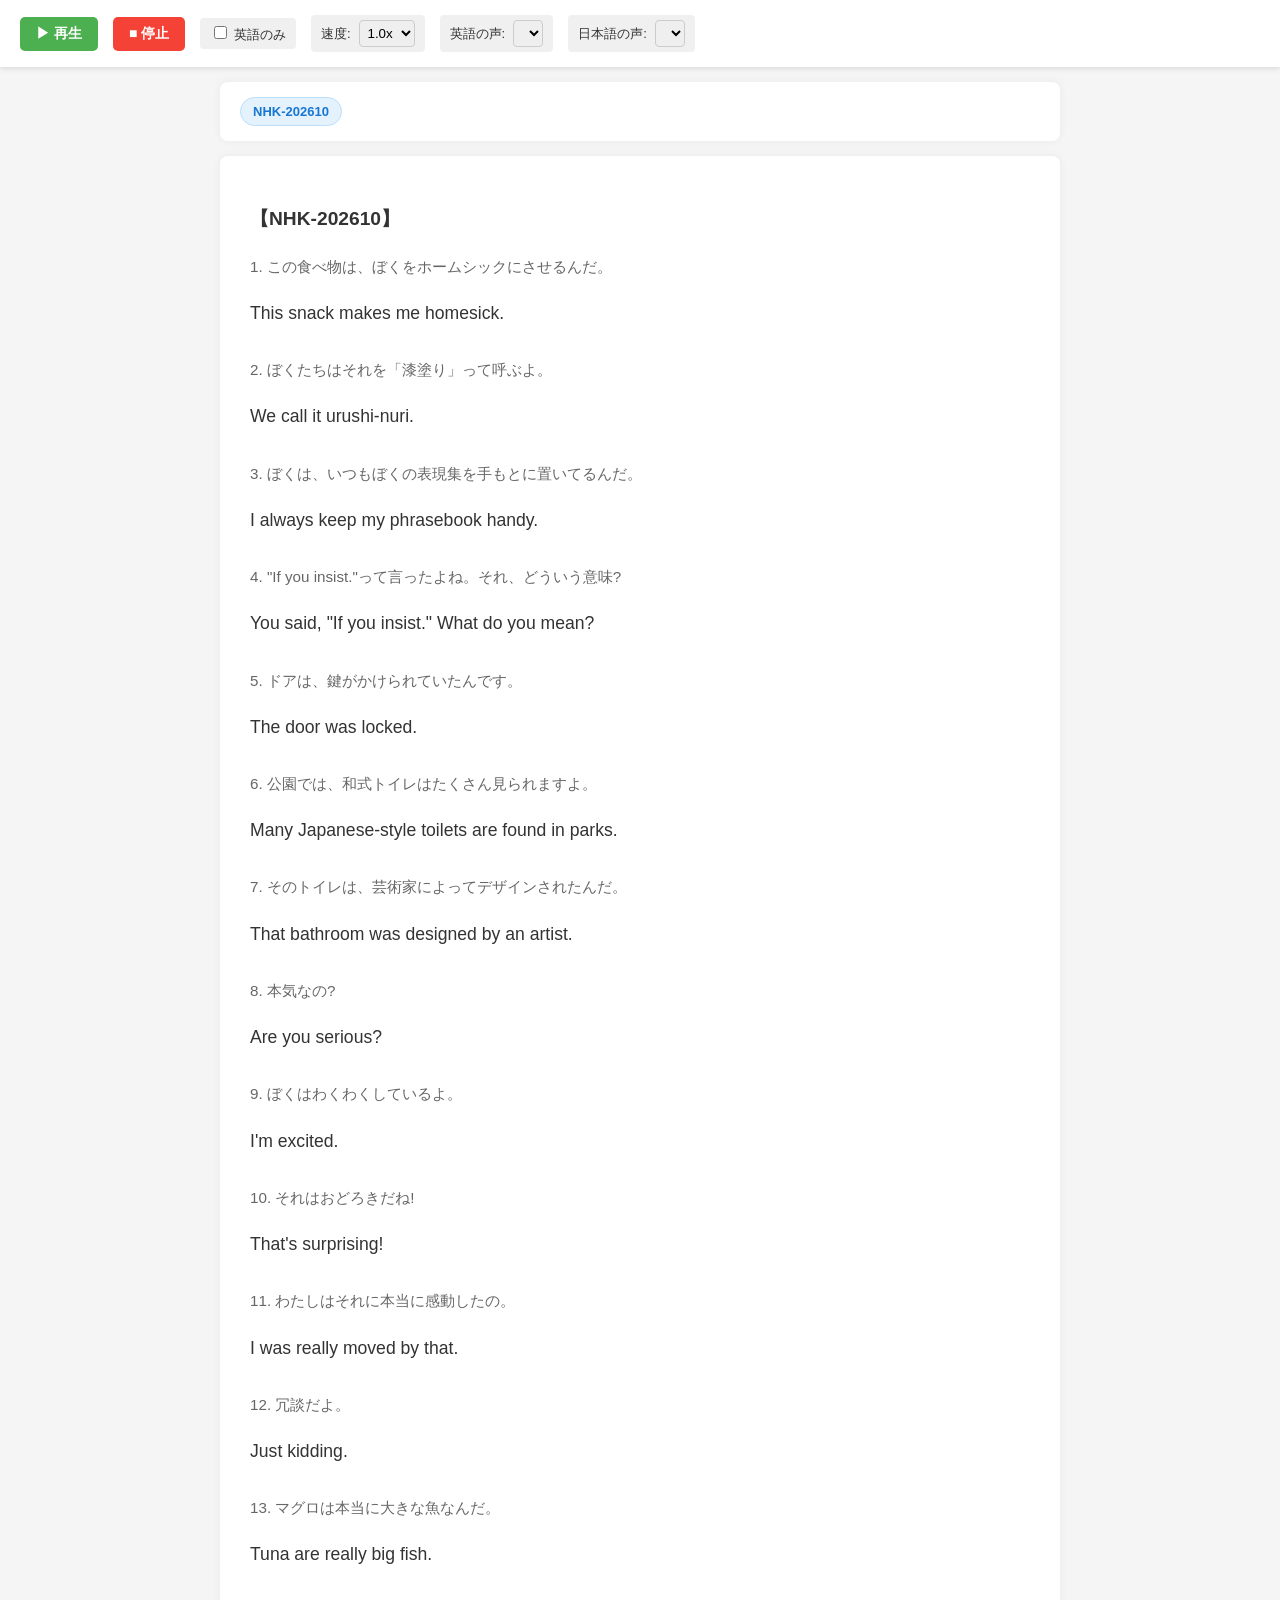
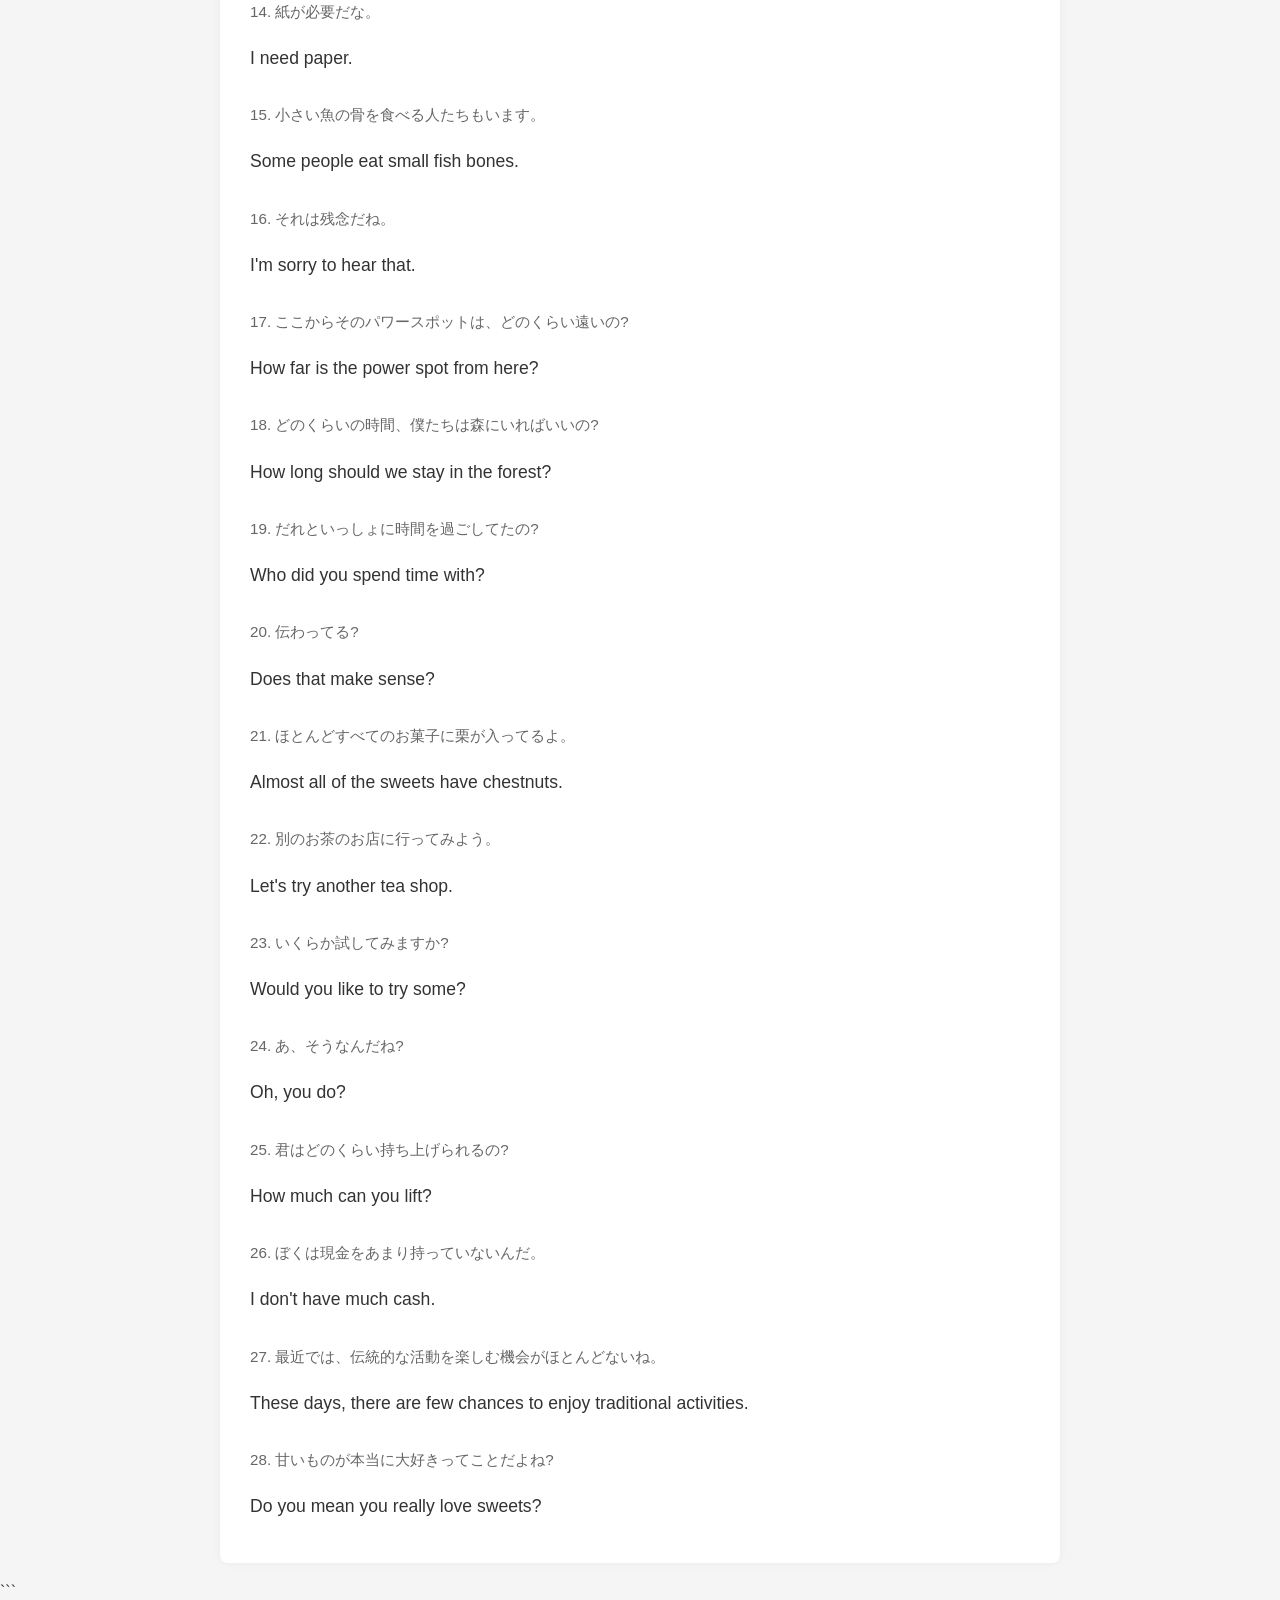
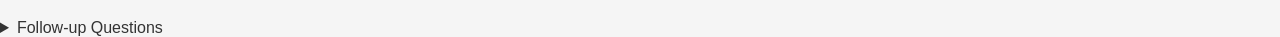
<file: eigo/nhk.html>
<!DOCTYPE html>
<html lang="ja">
<head>
<meta charset="UTF-8">
<meta name="viewport" content="width=device-width, initial-scale=1.0">
<title>英語学習リスニングプレーヤー（NHK-202610）</title>
<style>
  body {
    font-family: 'Helvetica Neue', Arial, 'Hiragino Kaku Gothic ProN', 'Hiragino Sans', Meiryo, sans-serif;
    margin: 0;
    padding: 0;
    background-color: #f5f5f5;
    color: #333;
  }
  #header {
    position: sticky;
    top: 0;
    background-color: #ffffff;
    padding: 15px 20px;
    box-shadow: 0 2px 5px rgba(0,0,0,0.1);
    z-index: 1000;
    display: flex;
    flex-wrap: wrap;
    align-items: center;
    gap: 15px;
  }
  button {
    font-size: 14px;
    padding: 8px 16px;
    border: none;
    border-radius: 5px;
    cursor: pointer;
    font-weight: bold;
    transition: background-color 0.2s;
  }
  #playBtn {
    background-color: #4CAF50;
    color: white;
  }
  #playBtn:hover { background-color: #45a049; }
  #stopBtn {
    background-color: #f44336;
    color: white;
  }
  #stopBtn:hover { background-color: #da190b; }
  .controls-group {
    display: flex;
    align-items: center;
    gap: 8px;
    font-size: 13px;
    background: #f0f0f0;
    padding: 5px 10px;
    border-radius: 4px;
  }
  select {
    padding: 4px;
    border-radius: 4px;
    border: 1px solid #ccc;
    max-width: 150px;
  }
  
  /* 目次メニューのスタイル */
  #toc {
    max-width: 800px;
    margin: 15px auto 0;
    padding: 15px 20px;
    background: white;
    box-shadow: 0 0 10px rgba(0,0,0,0.05);
    border-radius: 8px;
    display: flex;
    flex-wrap: wrap;
    gap: 8px;
  }
  .toc-btn {
    display: inline-block;
    padding: 6px 12px;
    background: #e3f2fd;
    color: #1976d2;
    text-decoration: none;
    border-radius: 20px;
    font-size: 13px;
    font-weight: bold;
    cursor: pointer;
    transition: all 0.2s;
    border: 1px solid #bbdefb;
  }
  .toc-btn:hover {
    background: #1976d2;
    color: white;
  }

  #content {
    max-width: 800px;
    margin: 15px auto 20px;
    padding: 20px;
    background: white;
    box-shadow: 0 0 10px rgba(0,0,0,0.05);
    border-radius: 8px;
  }
  .line {
    padding: 8px 10px;
    margin: 4px 0;
    border-radius: 4px;
    line-height: 1.6;
    transition: background-color 0.3s;
  }
  /* 日本語が先になるので、マージン設定を入れ替えています */
  .line.japanese {
    color: #666;
    font-size: 0.95em;
  }
  .line.english {
    font-size: 1.1em;
    font-weight: 500;
    margin-bottom: 15px; /* 英語の後に余白をつける */
  }
  .playing {
    background-color: #fff3e0 !important;
    border-left: 4px solid #ff9800;
    font-weight: bold;
  }
  
  /* ジャンプした時に固定ヘッダーの下に隠れないようにする余白 */
  .section-header {
    scroll-margin-top: 100px;
  }
</style>
</head>
<body>

  <div id="header">
    <button id="playBtn">▶ 再生</button>
    <button id="stopBtn">■ 停止</button>
    <div class="controls-group">
      <label><input type="checkbox" id="englishOnly"> 英語のみ</label>
    </div>
    <div class="controls-group">
      <label>速度:</label>
      <select id="speed">
        <option value="0.7">0.7x</option>
        <option value="0.9">0.9x</option>
        <option value="1.0" selected>1.0x</option>
        <option value="1.2">1.2x</option>
      </select>
    </div>
    <div class="controls-group">
      <label>英語の声:</label>
      <select id="enVoiceSelect"></select>
    </div>
    <div class="controls-group">
      <label>日本語の声:</label>
      <select id="jaVoiceSelect"></select>
    </div>
  </div>

  <!-- 目次エリア -->
  <div id="toc"></div>

  <!-- 本文エリア -->
  <div id="content"></div>

  <!-- ここに読み上げるテキストデータを格納します -->
  <textarea id="rawData" style="display:none;">
【NHK-202610】
1. この食べ物は、ぼくをホームシックにさせるんだ。
This snack makes me homesick.
2. ぼくたちはそれを「漆塗り」って呼ぶよ。
We call it urushi-nuri.
3. ぼくは、いつもぼくの表現集を手もとに置いてるんだ。
I always keep my phrasebook handy.
4. "If you insist."って言ったよね。それ、どういう意味?
You said, "If you insist." What do you mean?
5. ドアは、鍵がかけられていたんです。
The door was locked.
6. 公園では、和式トイレはたくさん見られますよ。
Many Japanese-style toilets are found in parks.
7. そのトイレは、芸術家によってデザインされたんだ。
That bathroom was designed by an artist.
8. 本気なの?
Are you serious?
9. ぼくはわくわくしているよ。
I'm excited.
10. それはおどろきだね!
That's surprising!
11. わたしはそれに本当に感動したの。
I was really moved by that.
12. 冗談だよ。
Just kidding.
13. マグロは本当に大きな魚なんだ。
Tuna are really big fish.
14. 紙が必要だな。
I need paper.
15. 小さい魚の骨を食べる人たちもいます。
Some people eat small fish bones.
16. それは残念だね。
I'm sorry to hear that.
17. ここからそのパワースポットは、どのくらい遠いの?
How far is the power spot from here?
18. どのくらいの時間、僕たちは森にいればいいの?
How long should we stay in the forest?
19. だれといっしょに時間を過ごしてたの?
Who did you spend time with?
20. 伝わってる?
Does that make sense?
21. ほとんどすべてのお菓子に栗が入ってるよ。
Almost all of the sweets have chestnuts.
22. 別のお茶のお店に行ってみよう。
Let's try another tea shop.
23. いくらか試してみますか?
Would you like to try some?
24. あ、そうなんだね?
Oh, you do?
25. 君はどのくらい持ち上げられるの?
How much can you lift?
26. ぼくは現金をあまり持っていないんだ。
I don't have much cash.
27. 最近では、伝統的な活動を楽しむ機会がほとんどないね。
These days, there are few chances to enjoy traditional activities.
28. 甘いものが本当に大好きってことだよね?
Do you mean you really love sweets?
  </textarea>

<script>
  const rawData = document.getElementById('rawData').value;
  const contentDiv = document.getElementById('content');
  const tocDiv = document.getElementById('toc');
  const playBtn = document.getElementById('playBtn');
  const stopBtn = document.getElementById('stopBtn');
  const englishOnlyCheckbox = document.getElementById('englishOnly');
  const speedSelect = document.getElementById('speed');
  
  // 音声選択用のプルダウン
  const enVoiceSelect = document.getElementById('enVoiceSelect');
  const jaVoiceSelect = document.getElementById('jaVoiceSelect');

  let isPlaying = false;
  let currentIndex = 0;
  const lineData = [];
  let availableVoices = [];
  let sectionIndex = 0;

  function isJapanese(text) {
    return /[\u3040-\u309F\u30A0-\u30FF\u4E00-\u9FAF]/.test(text);
  }

  // テキストのパースと目次（ボタン）の生成
  const lines = rawData.split('\n').map(l => l.trim());
  lines.forEach((line) => {
    if (!line) return;
    const p = document.createElement('div');
    p.className = 'line';
    p.textContent = line;

    // 【 】で囲まれた行を見出しとして扱う
    if (/^【.*】$/.test(line)) {
      const sId = 'section-' + sectionIndex;
      p.id = sId;
      p.className += ' section-header'; // スクロール位置調整用のクラス
      p.style.fontWeight = 'bold';
      p.style.marginTop = '20px';
      p.style.fontSize = '1.2em';
      
      // 目次ボタンの作成
      const tocBtn = document.createElement('a');
      tocBtn.className = 'toc-btn';
      tocBtn.textContent = line.replace(/【|】/g, ''); // 【 】を取り除いてスッキリ表示
      tocBtn.onclick = () => {
        // クリックされたら該当箇所へスムーズスクロール
        document.getElementById(sId).scrollIntoView({ behavior: 'smooth' });
        // その箇所から再生できるようにcurrentIndexを更新
        const targetIndex = lineData.findIndex(item => item.el === p);
        if (targetIndex !== -1) {
            currentIndex = targetIndex;
            // 再生中の場合は一度止めてからそこから再開、止まっていればハイライトだけ移動
            if (isPlaying) {
                window.speechSynthesis.cancel();
                speakNext();
            } else {
                lineData.forEach(item => item.el.classList.remove('playing'));
                p.classList.add('playing');
            }
        }
      };
      tocDiv.appendChild(tocBtn);
      sectionIndex++;
      
      contentDiv.appendChild(p);
      lineData.push({ text: line, el: p, isJp: true }); // 見出しは読まないか日本語扱い
      return; 
    }

    if (/^①$\vert{}^②$|^③$\vert{}^④$/.test(line)) {
      p.style.fontWeight = 'bold';
      p.style.marginTop = '20px';
      p.style.fontSize = '1.2em';
      contentDiv.appendChild(p);
      lineData.push({ text: line, el: p, isJp: true });
      return;
    }

    if (isJapanese(line)) {
      p.classList.add('japanese');
    } else {
      p.classList.add('english');
    }

    contentDiv.appendChild(p);
    lineData.push({ text: line, el: p, isJp: isJapanese(line) });
  });

  // 目次がない場合は枠自体を非表示
  if (sectionIndex === 0) {
      tocDiv.style.display = 'none';
  }

  // デバイスの音声リストを取得してプルダウンにセットする関数
  function populateVoiceList() {
    availableVoices = window.speechSynthesis.getVoices();
    enVoiceSelect.innerHTML = '';
    jaVoiceSelect.innerHTML = '';

    availableVoices.forEach((voice, index) => {
      const option = document.createElement('option');
      option.value = index;
      option.textContent = `${voice.name} (${voice.lang})`;

      if (voice.lang.startsWith('en')) {
        enVoiceSelect.appendChild(option);
      }
      if (voice.lang.startsWith('ja')) {
        jaVoiceSelect.appendChild(option);
      }
    });

    selectBestVoice(enVoiceSelect, ['Natural', 'Online', 'Google UK', 'Google US']);
    selectBestVoice(jaVoiceSelect, ['Nanami', 'Keita', 'Natural', 'Online', 'Google 日本語']);
  }

  function selectBestVoice(selectElement, preferredNames) {
    const options = Array.from(selectElement.options);
    for (let name of preferredNames) {
      const match = options.find(opt => opt.textContent.includes(name));
      if (match) {
        selectElement.value = match.value;
        return;
      }
    }
  }

  populateVoiceList();
  if (speechSynthesis.onvoiceschanged !== undefined) {
    speechSynthesis.onvoiceschanged = populateVoiceList;
  }

  function speakNext() {
    if (!isPlaying || currentIndex >= lineData.length) {
      isPlaying = false;
      playBtn.textContent = '▶ 再生';
      return;
    }

    const currentItem = lineData[currentIndex];

    // 記号だけの行や「英語のみ」時のスキップ処理
    if (/^【.*】$|^①$\vert{}^②$|^③$\vert{}^④$/.test(currentItem.text) || (englishOnlyCheckbox.checked && currentItem.isJp)) {
      currentIndex++;
      speakNext();
      return;
    }

    lineData.forEach(item => item.el.classList.remove('playing'));
    currentItem.el.classList.add('playing');
    
    // 現在の読み上げ行を画面中央付近に自動スクロール
    currentItem.el.scrollIntoView({ behavior: 'smooth', block: 'center' });

    // "1. " などの番号を読み上げの際に消す（表示は残す）ための処理
    let textToSpeak = currentItem.text;
    if (currentItem.isJp) {
        textToSpeak = textToSpeak.replace(/^[0-9]+\.\s*/, '');
    }

    const utterance = new SpeechSynthesisUtterance(textToSpeak);
    utterance.rate = parseFloat(speedSelect.value);

    if (currentItem.isJp && jaVoiceSelect.value) {
      utterance.voice = availableVoices[jaVoiceSelect.value];
    } else if (!currentItem.isJp && enVoiceSelect.value) {
      utterance.voice = availableVoices[enVoiceSelect.value];
    } else {
      utterance.lang = currentItem.isJp ? 'ja-JP' : 'en-US';
    }

    utterance.onend = () => {
      currentIndex++;
      speakNext();
    };

    utterance.onerror = (e) => {
      console.warn("読み上げエラー:", e);
      currentIndex++;
      speakNext();
    };

    window.speechSynthesis.speak(utterance);
  }

  playBtn.addEventListener('click', () => {
    if (isPlaying) return;
    window.speechSynthesis.cancel();
    isPlaying = true;
    playBtn.textContent = '再生中...';
    if (currentIndex >= lineData.length) currentIndex = 0;
    speakNext();
  });

  stopBtn.addEventListener('click', () => {
    isPlaying = false;
    window.speechSynthesis.cancel();
    playBtn.textContent = '▶ 再生';
    lineData.forEach(item => item.el.classList.remove('playing'));
  });

  window.addEventListener('beforeunload', () => {
    window.speechSynthesis.cancel();
  });

</script>
</body>
</html>
```<br>
<br><details><summary>Follow-up Questions</summary>
* Is there any specific background color or style change you would like to apply to the text or the layout?
* Do you want me to add a loop toggle function to keep repeating the sentences automatically?
* Are there any other specific lessons or datasets you would like converted to this format?</details>
</file>
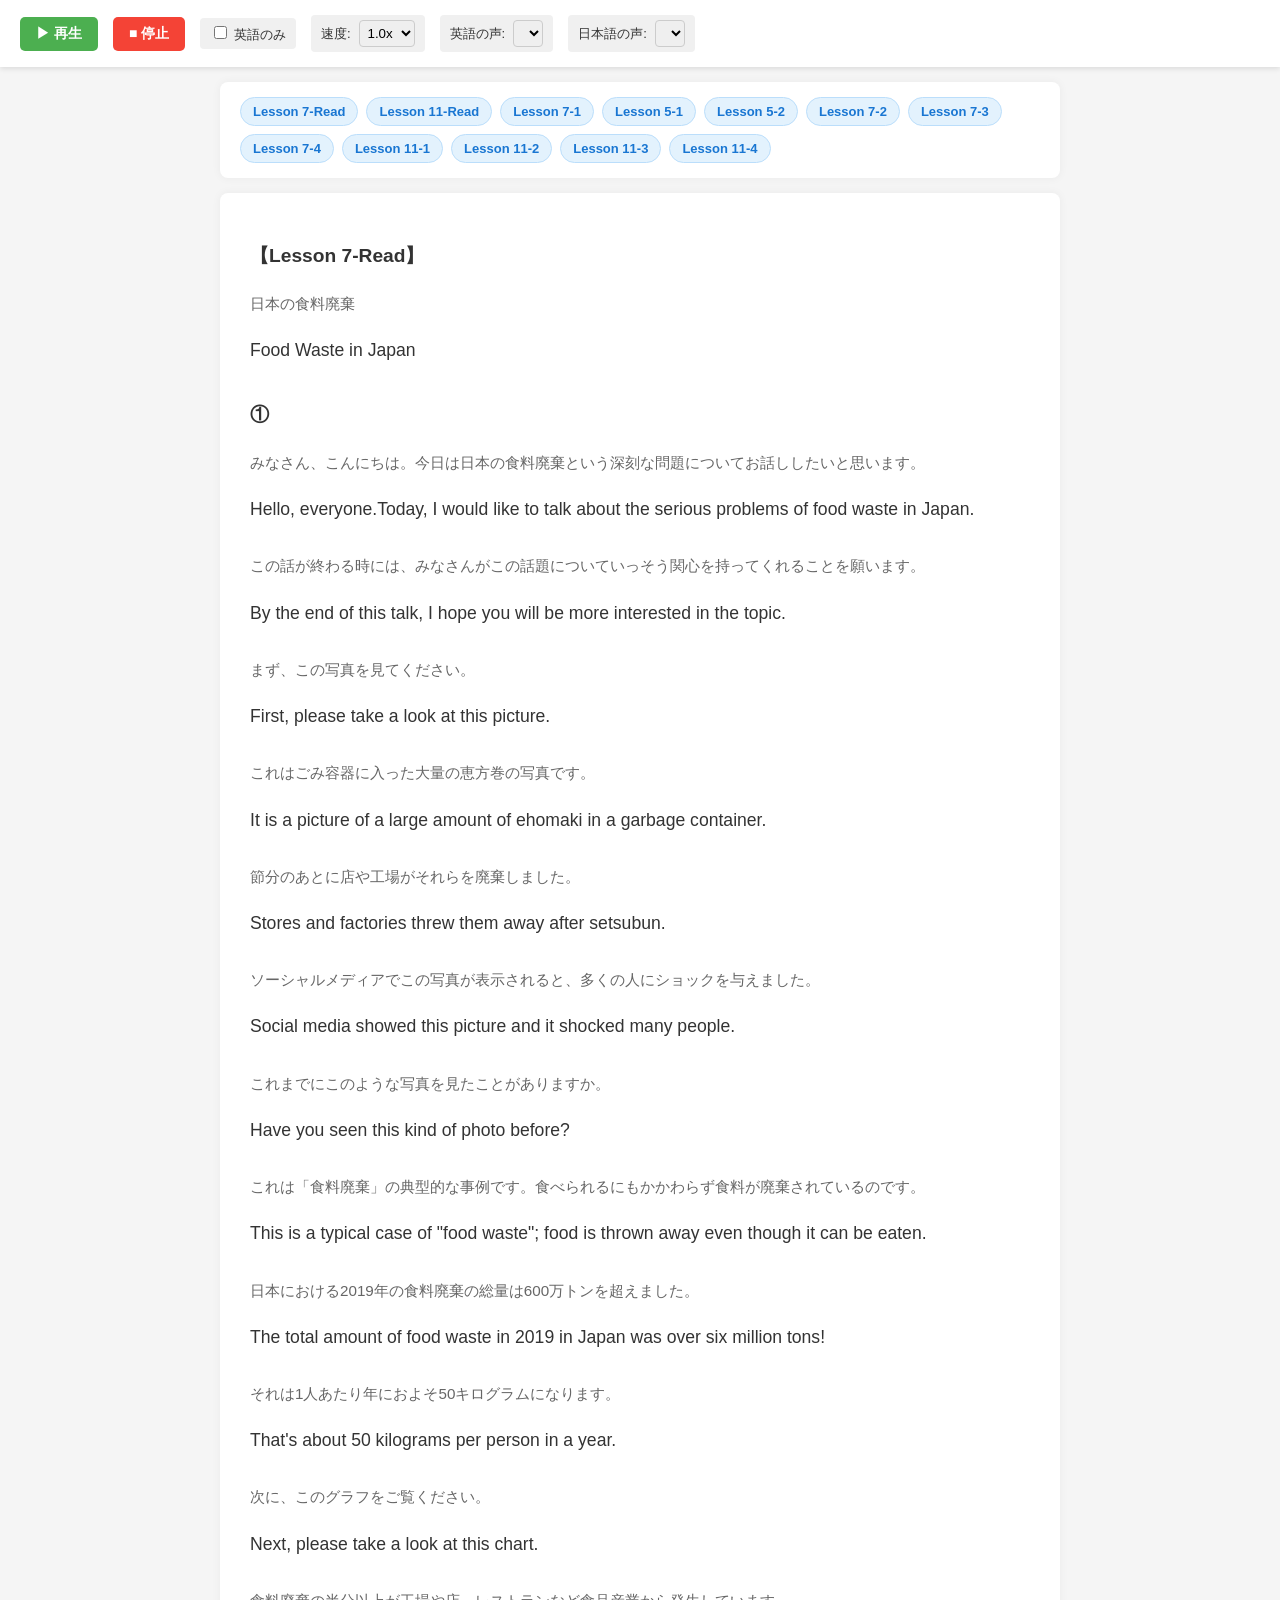
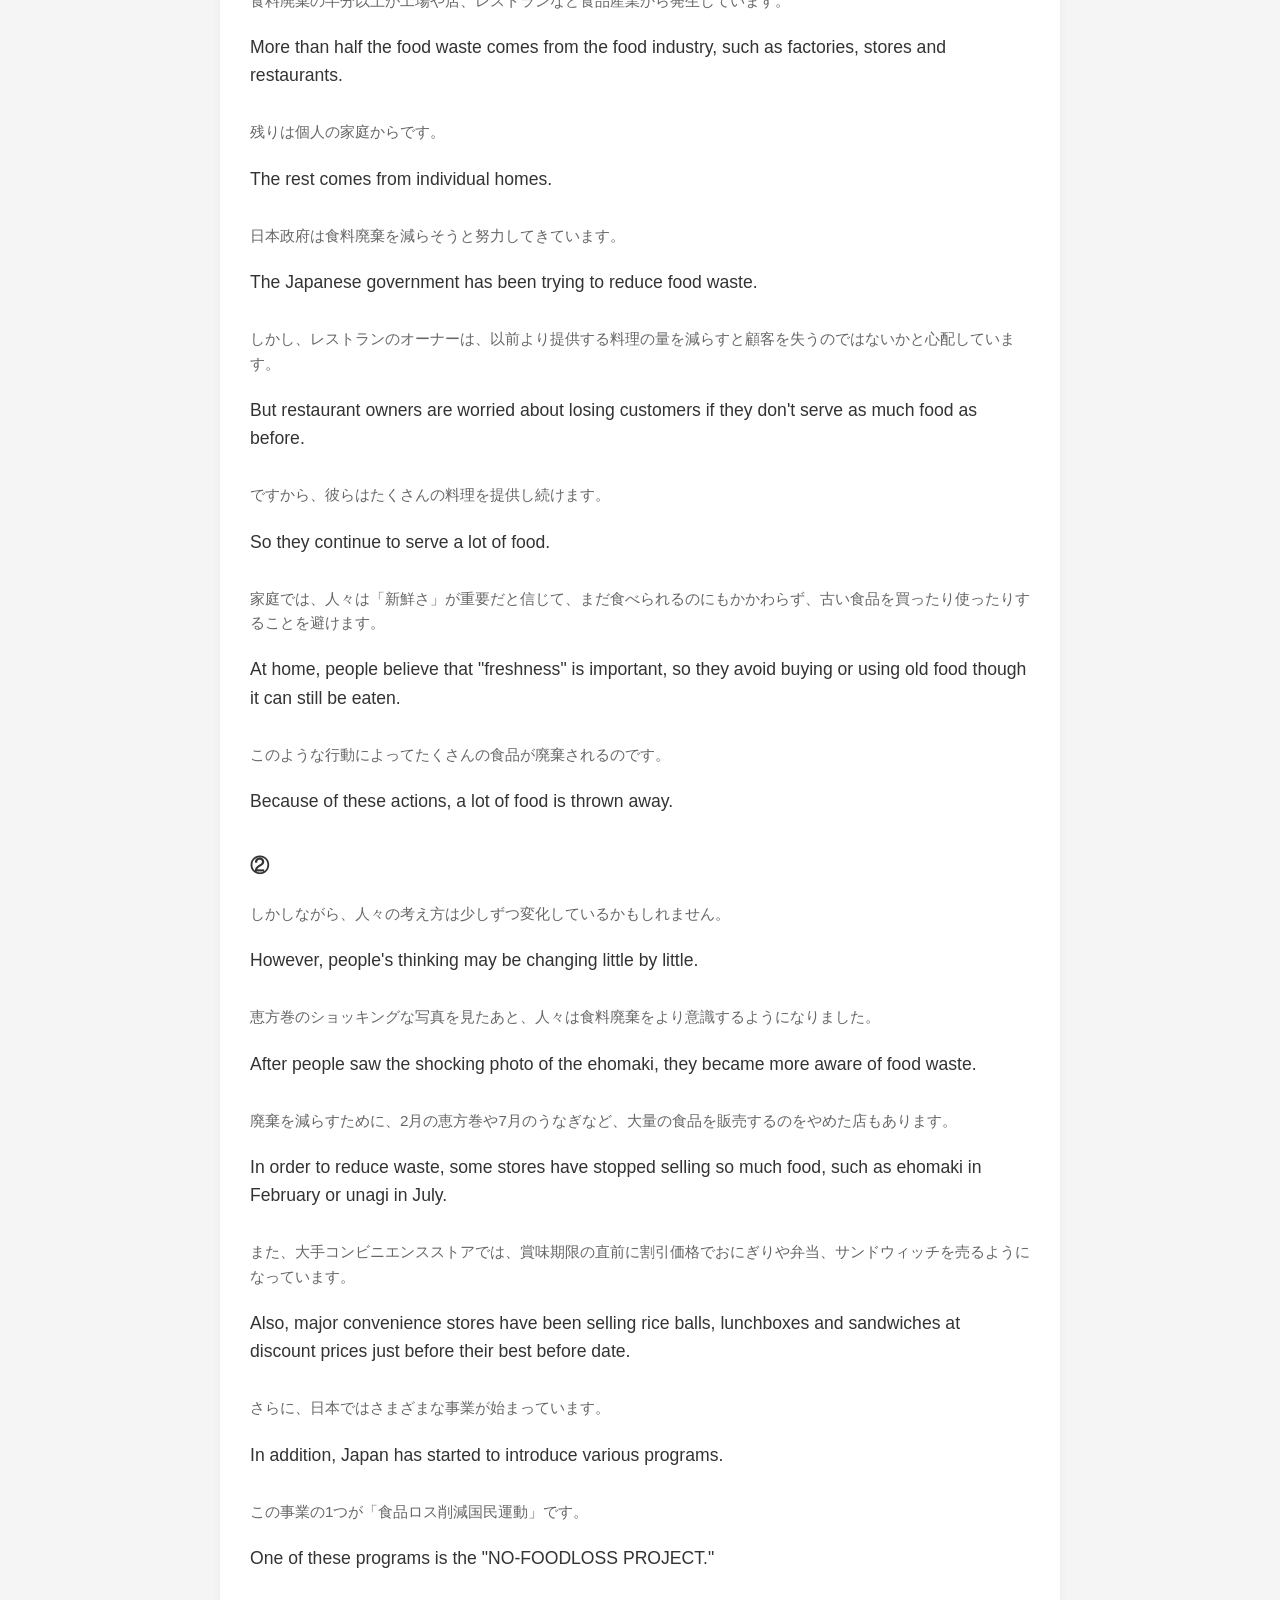
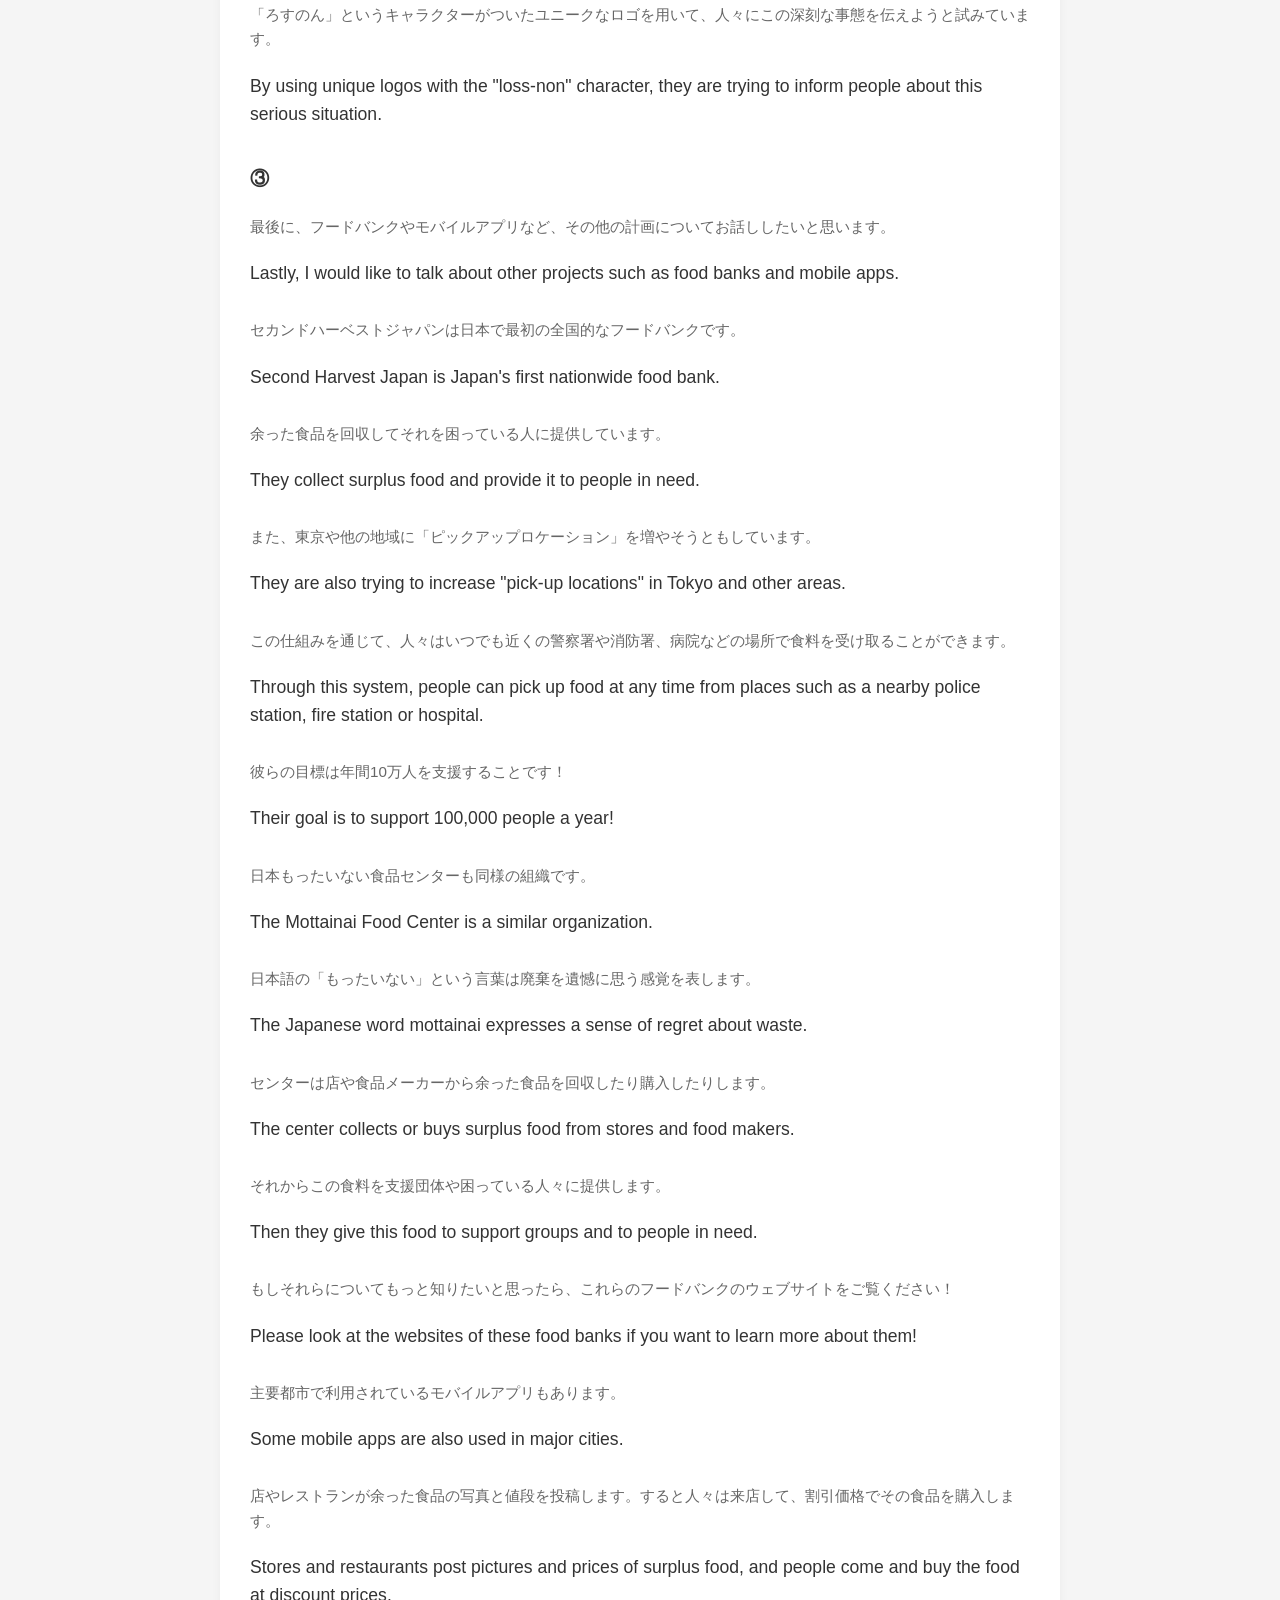
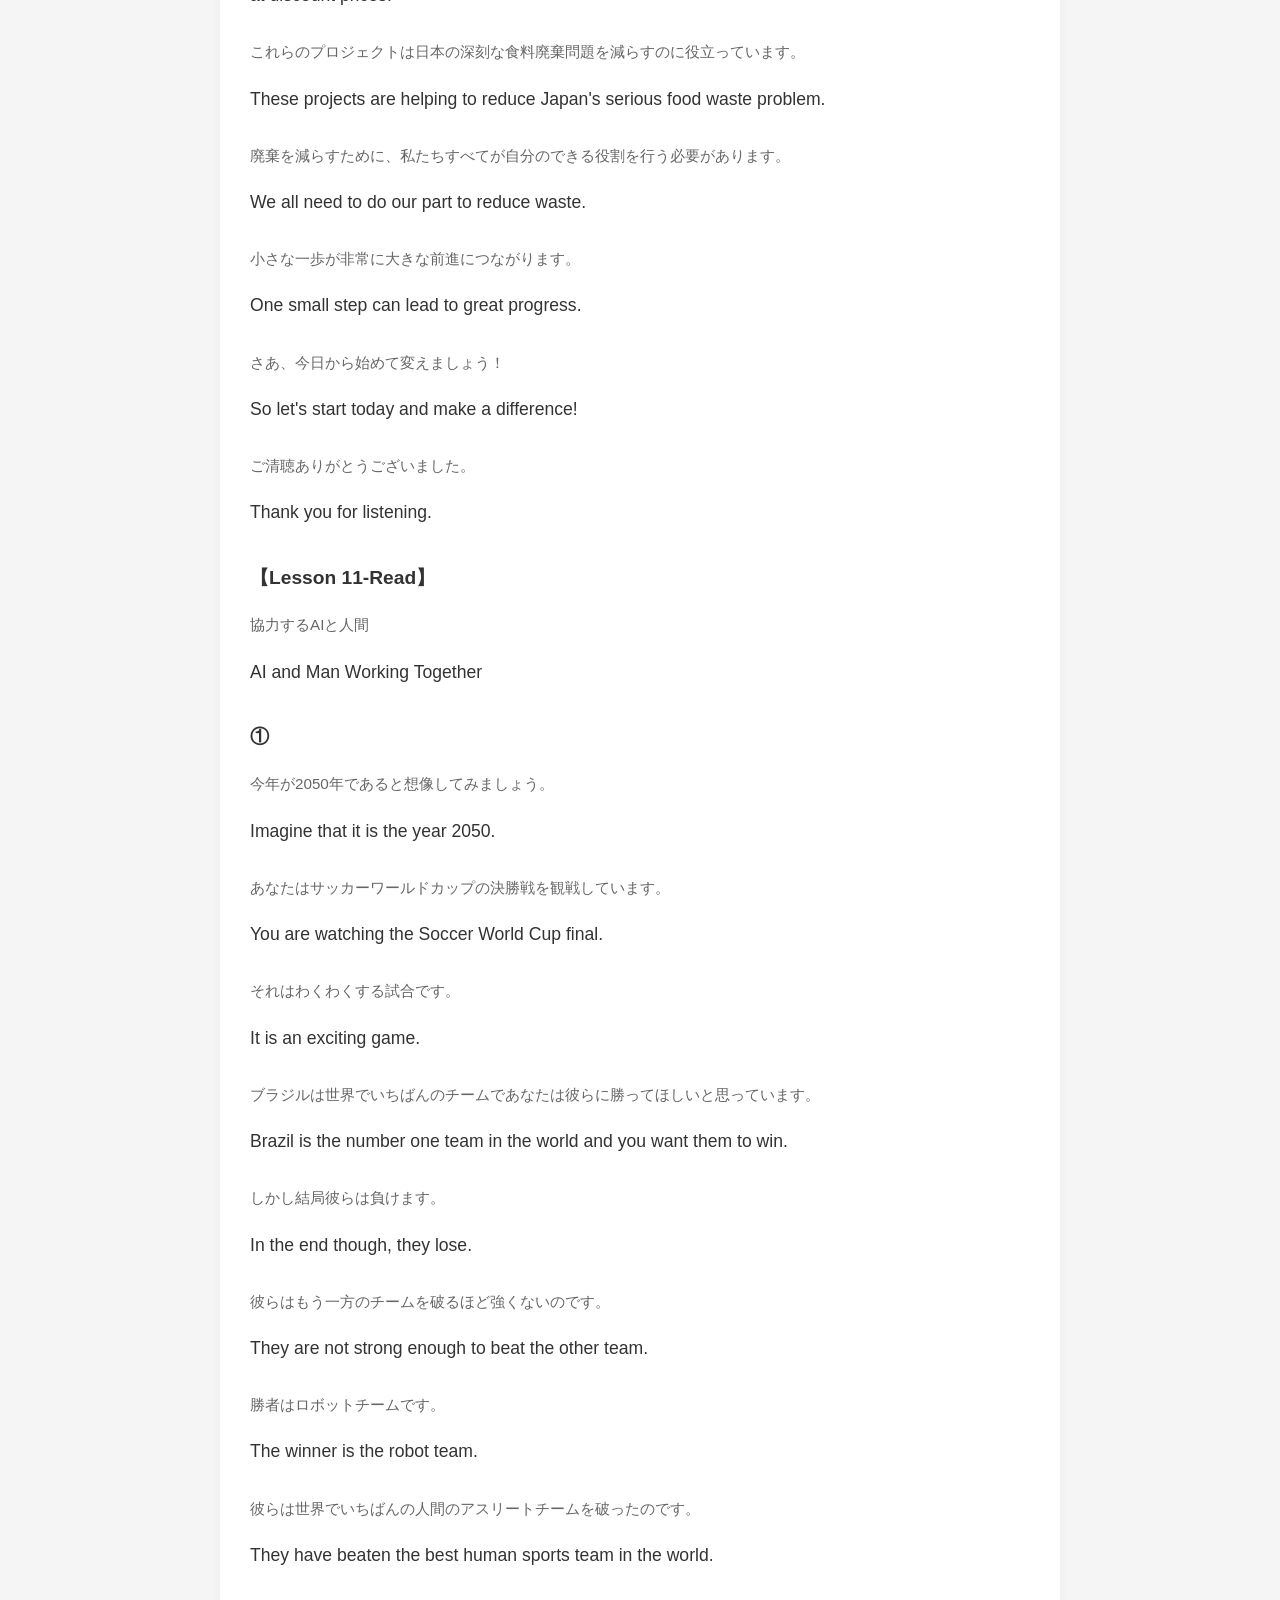
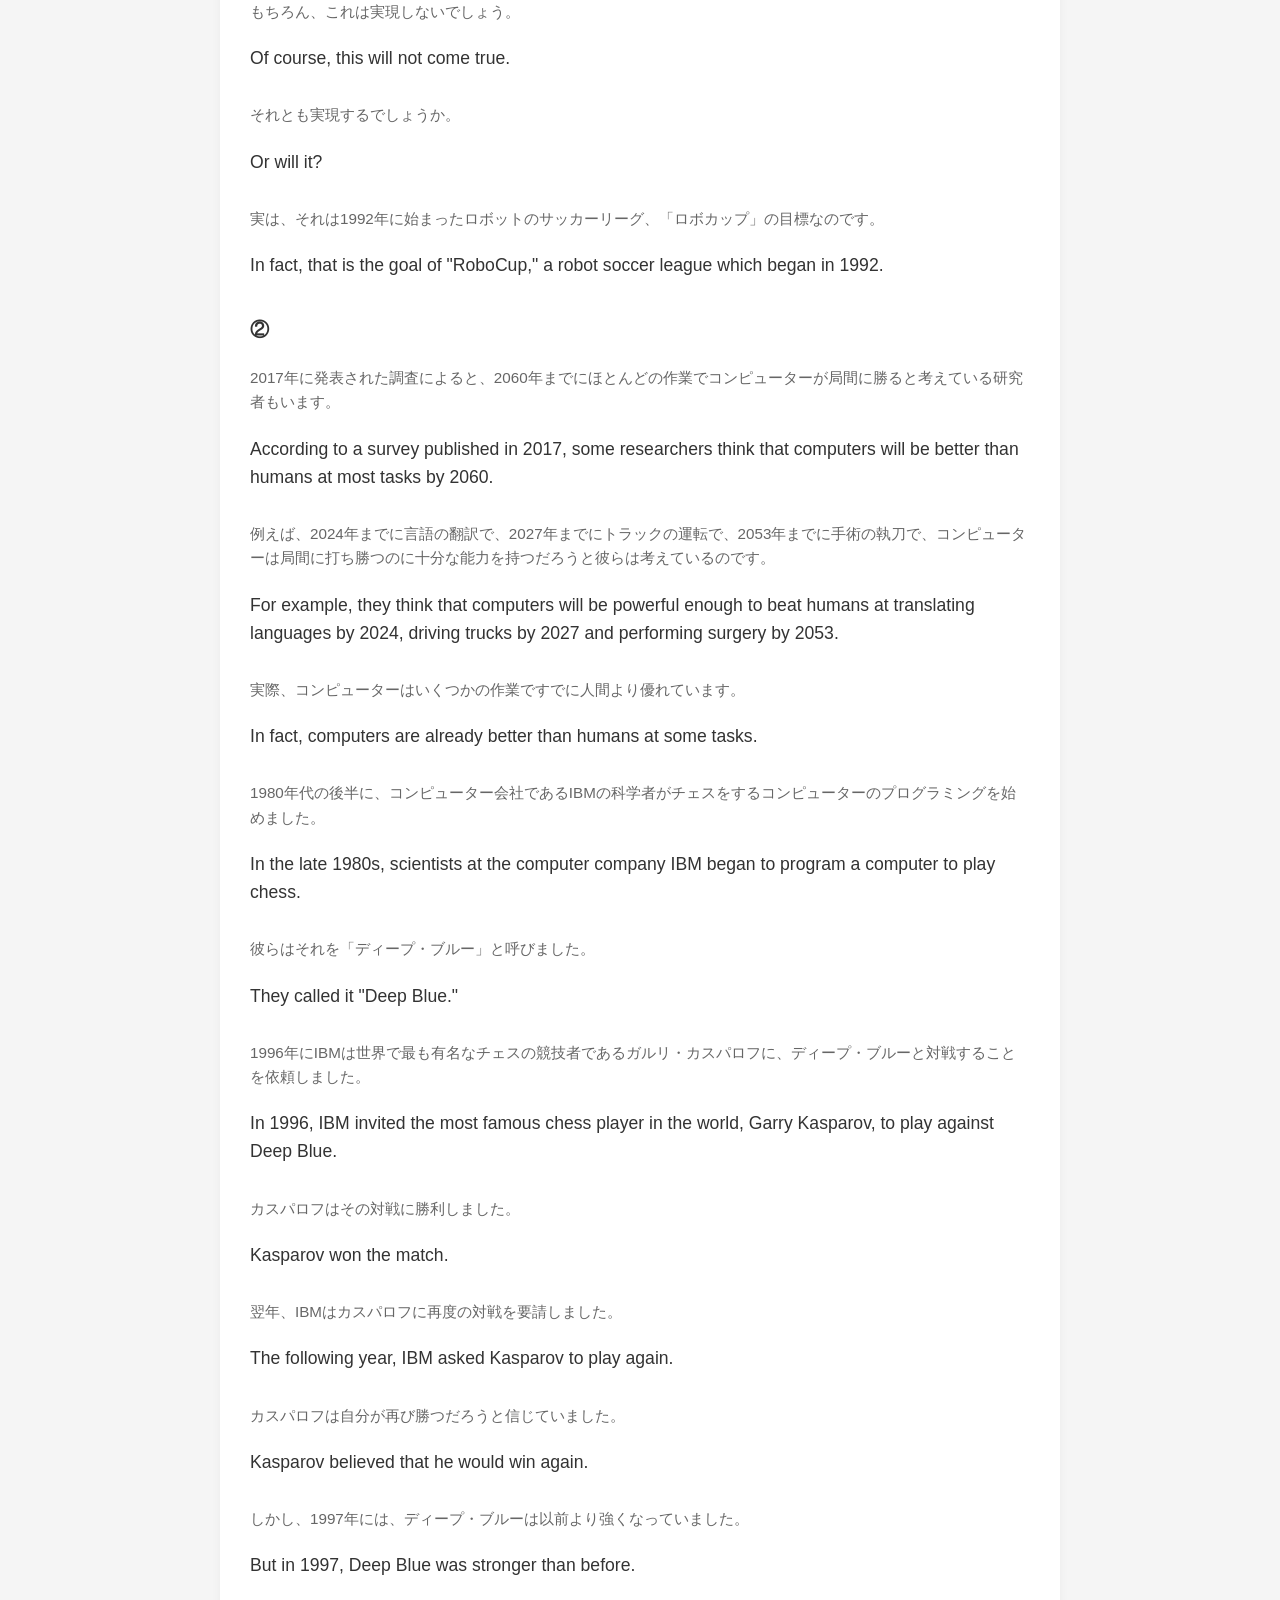
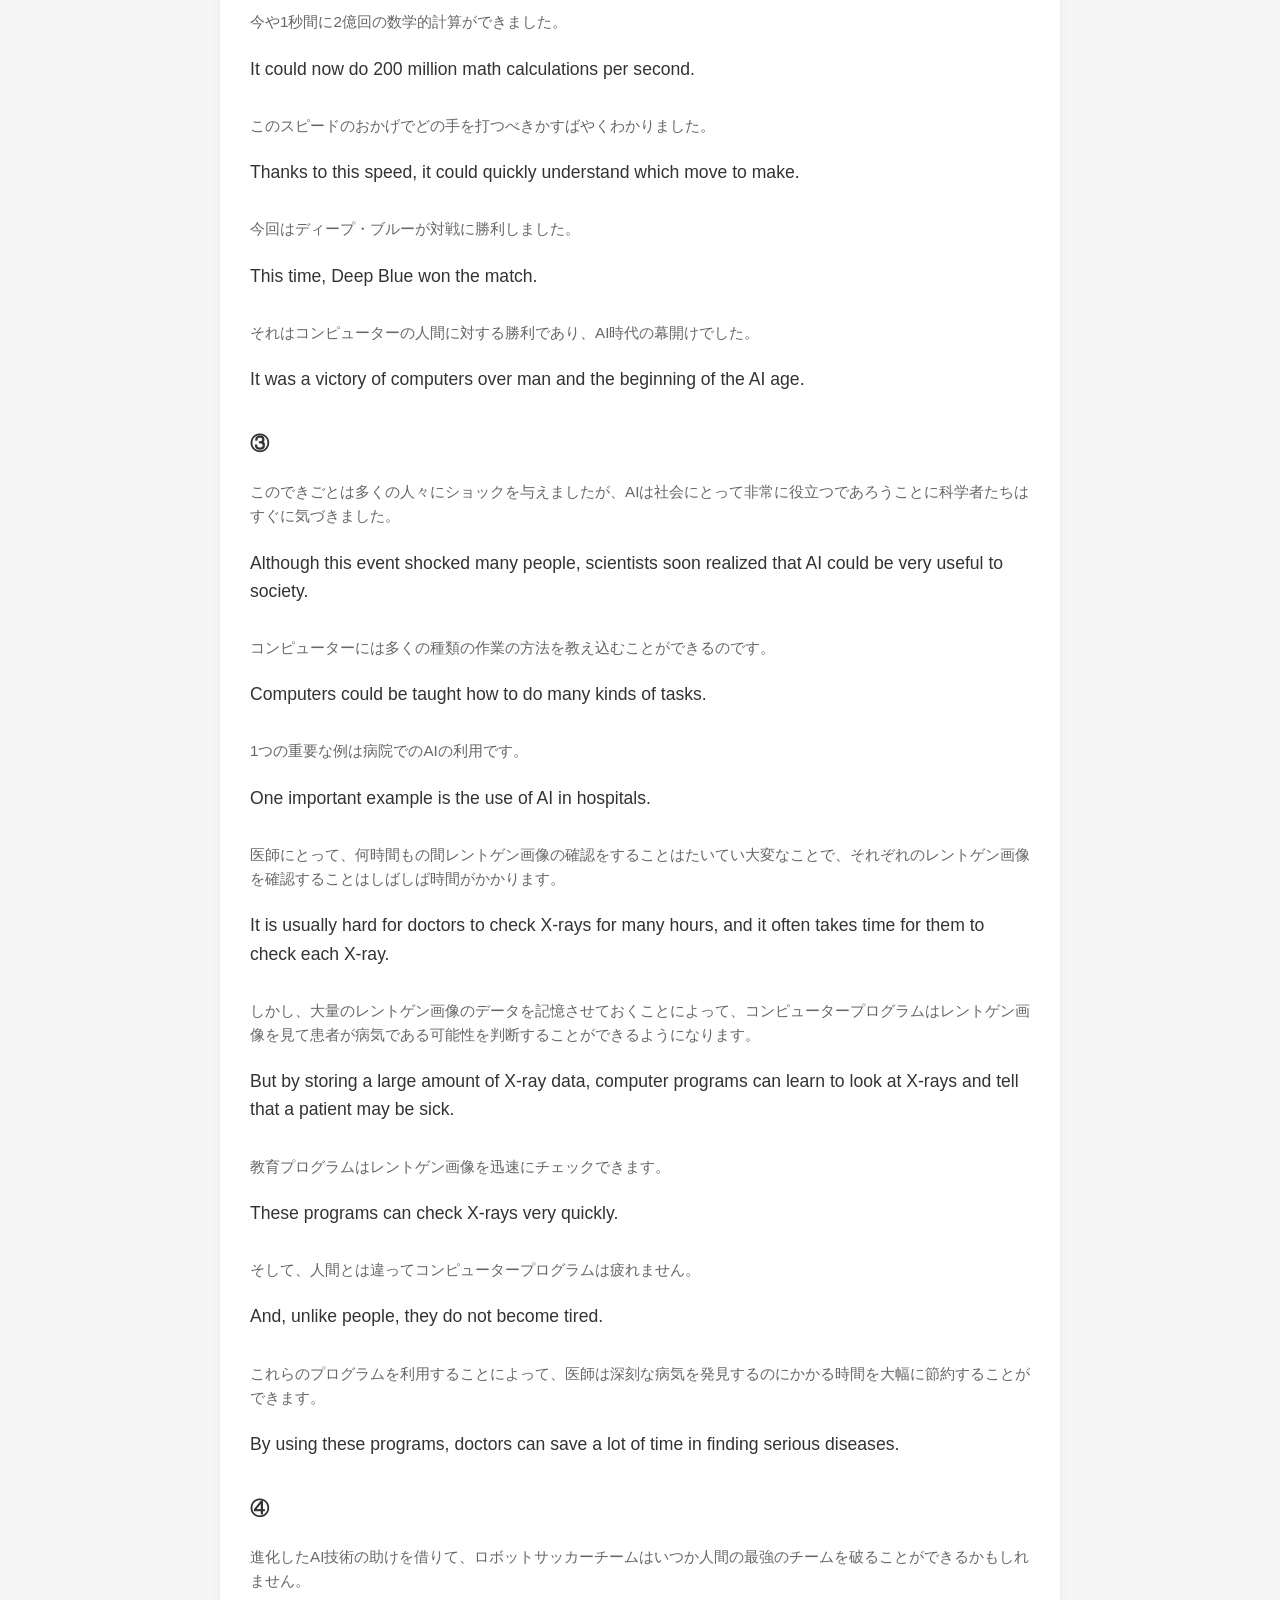
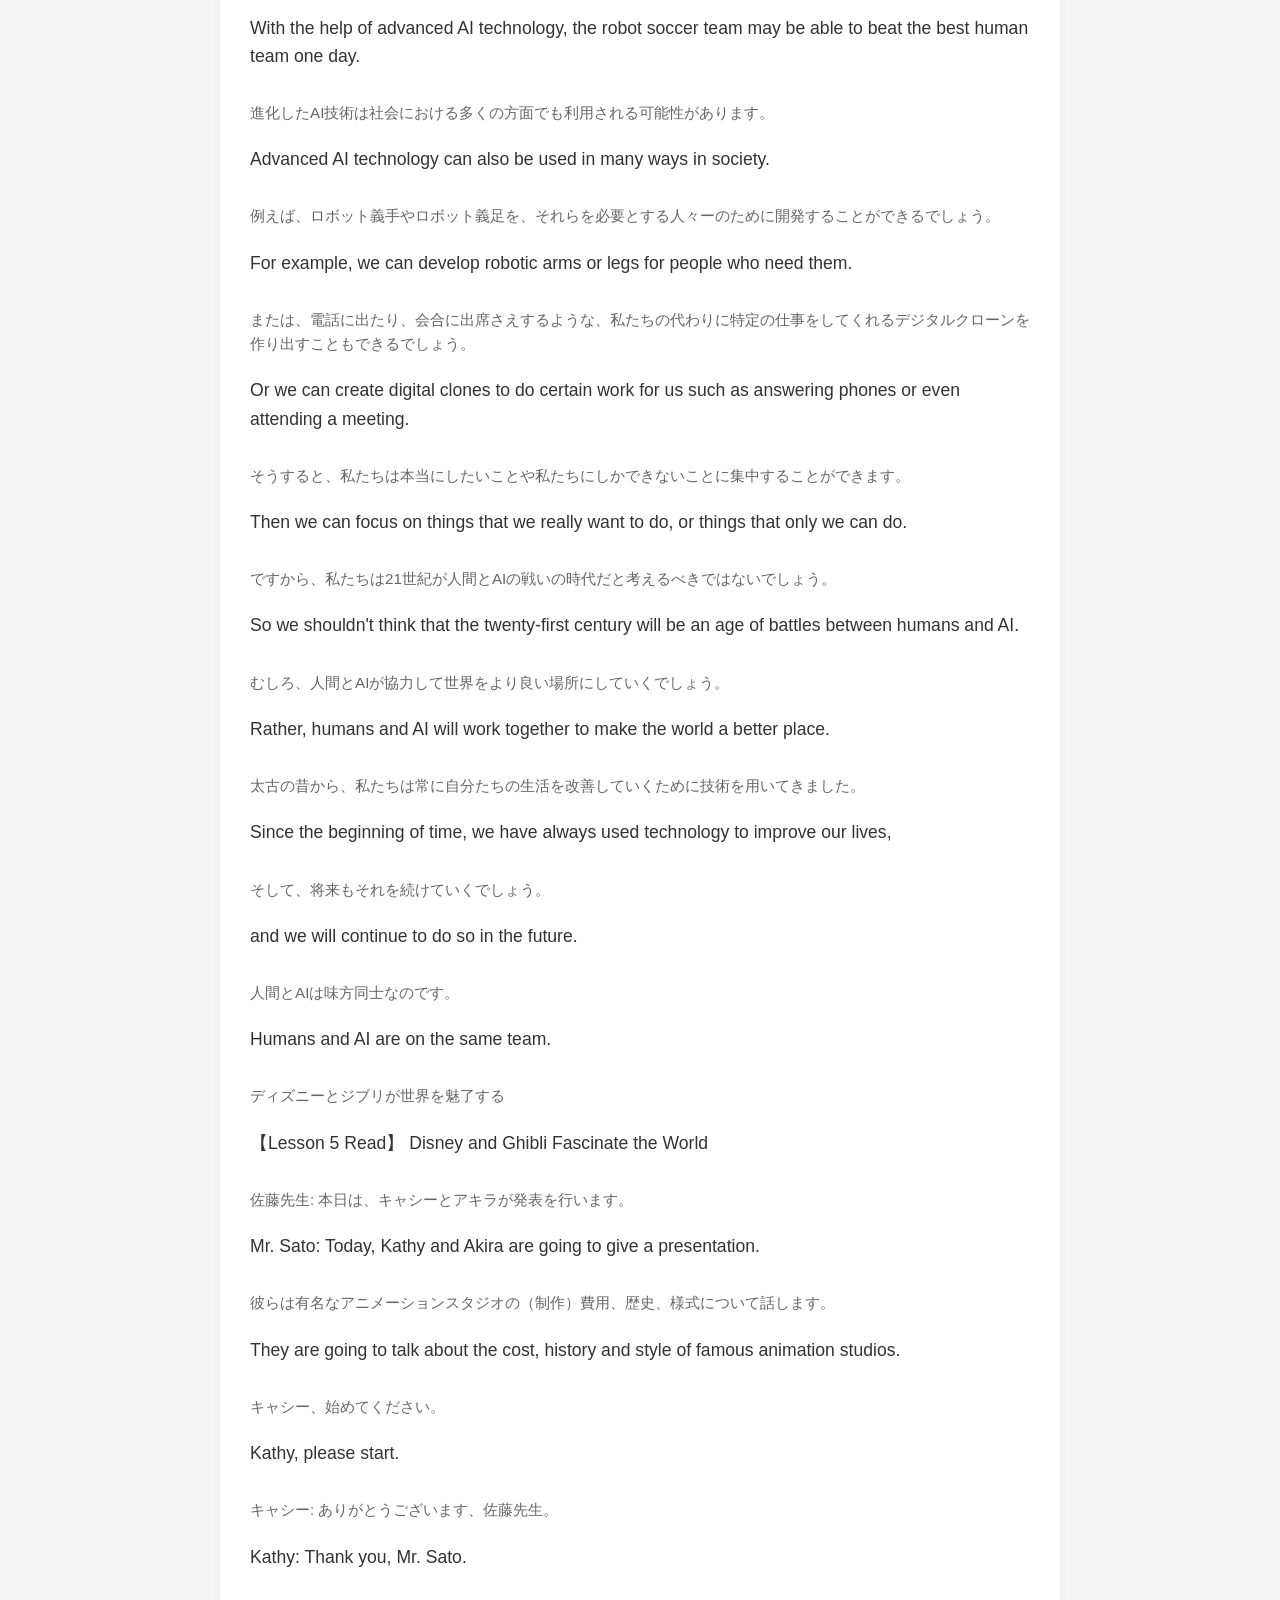
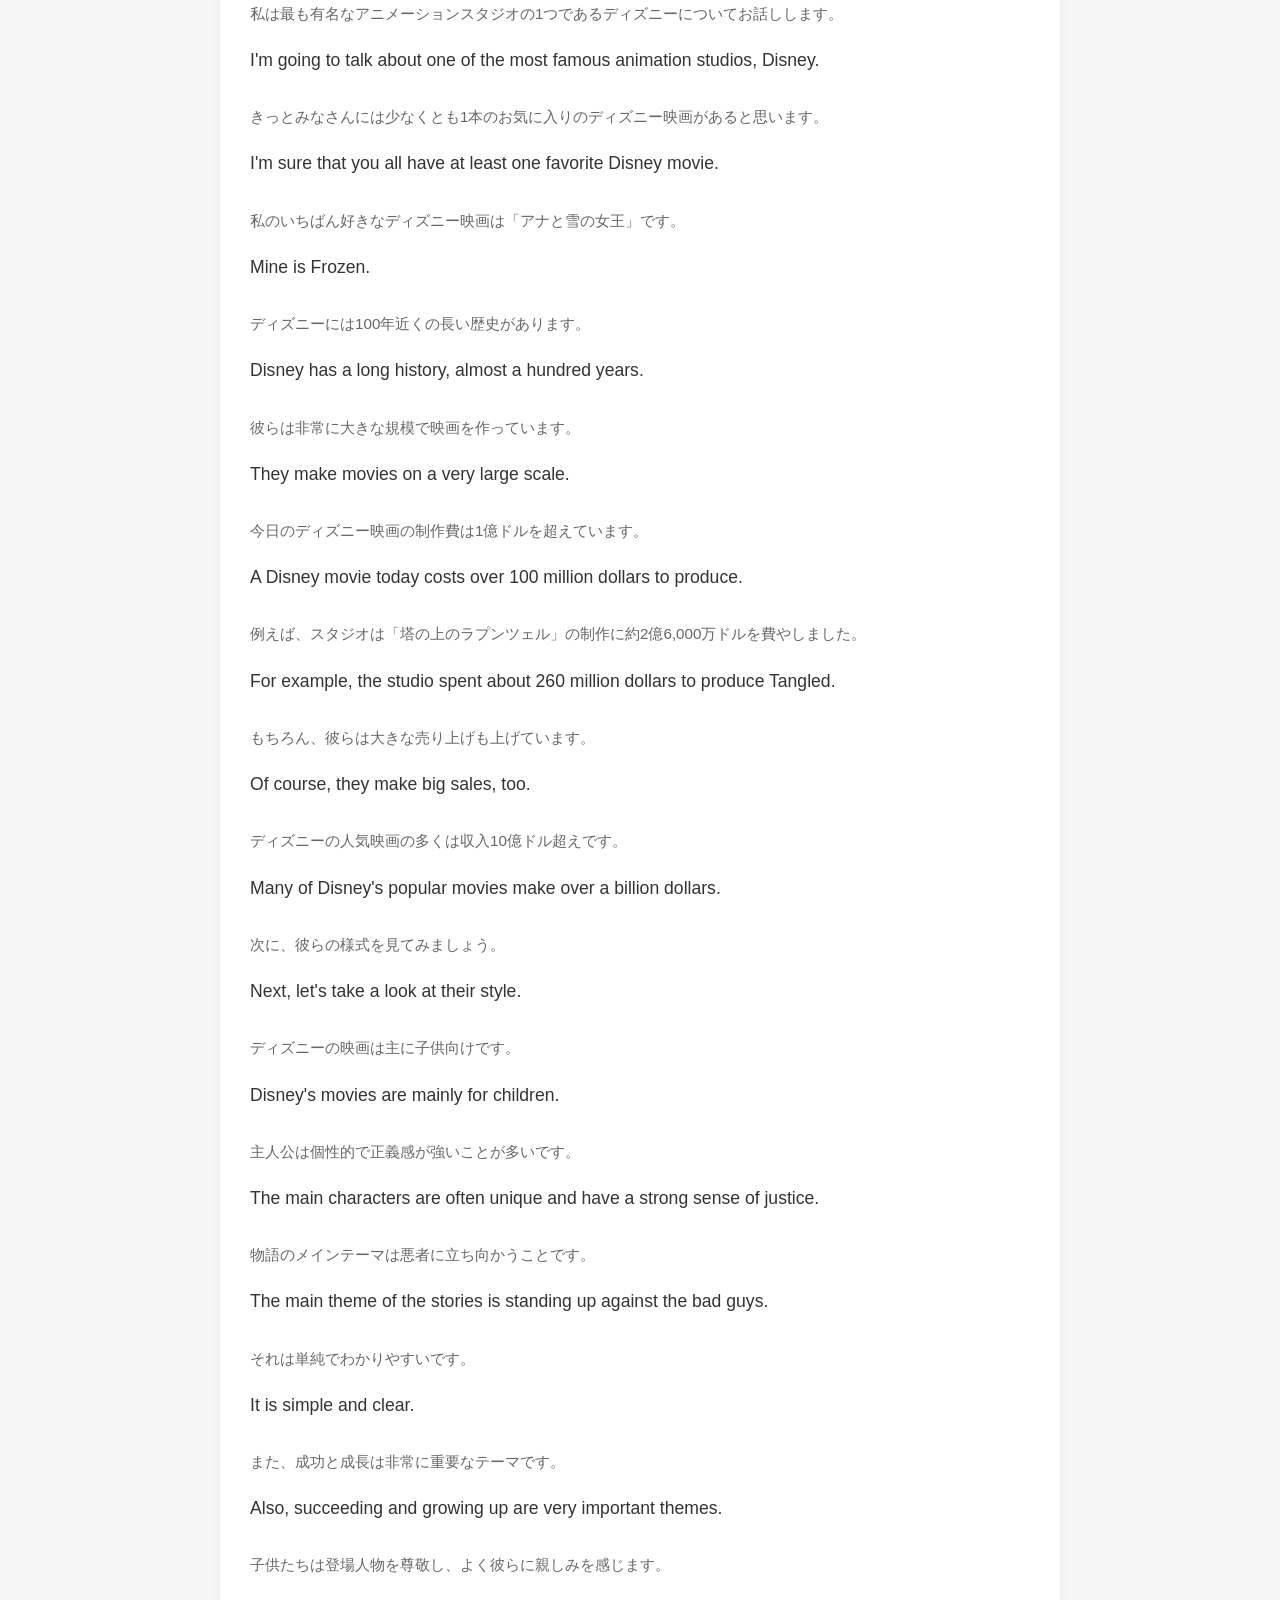
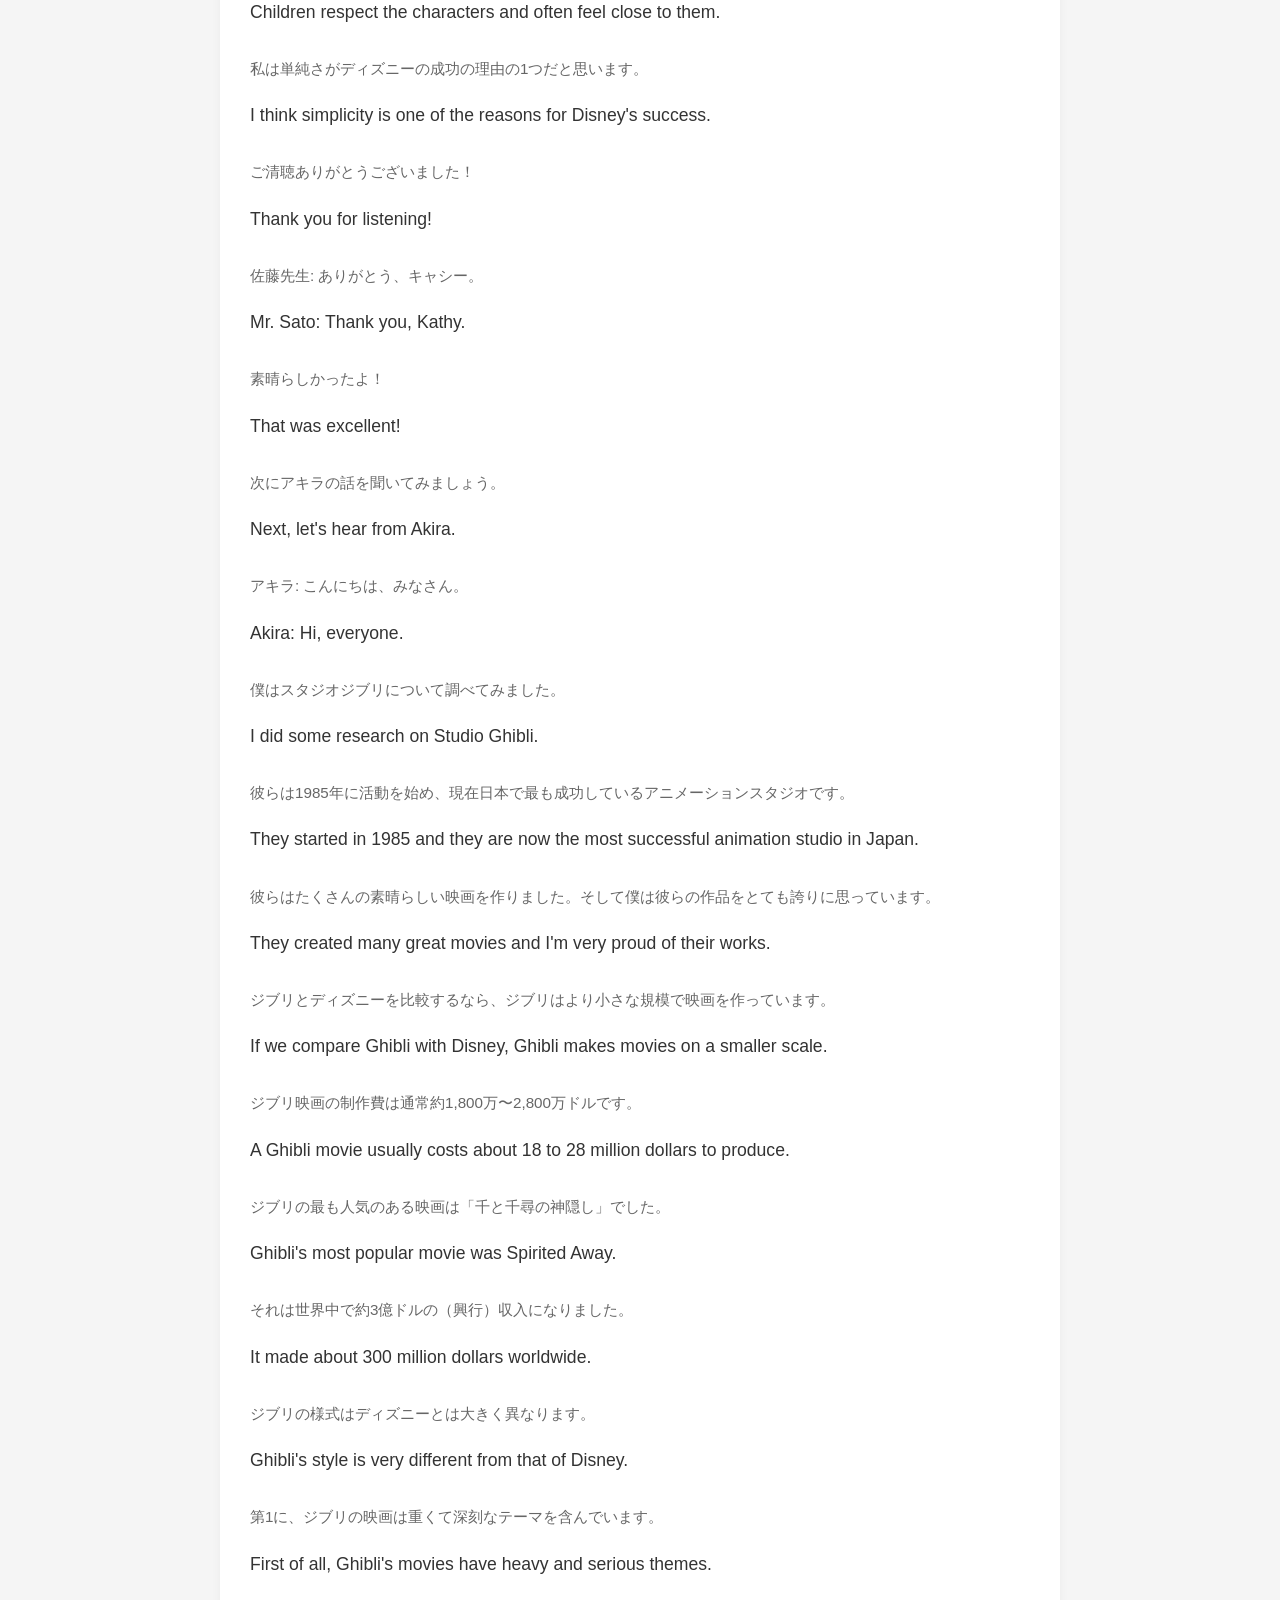
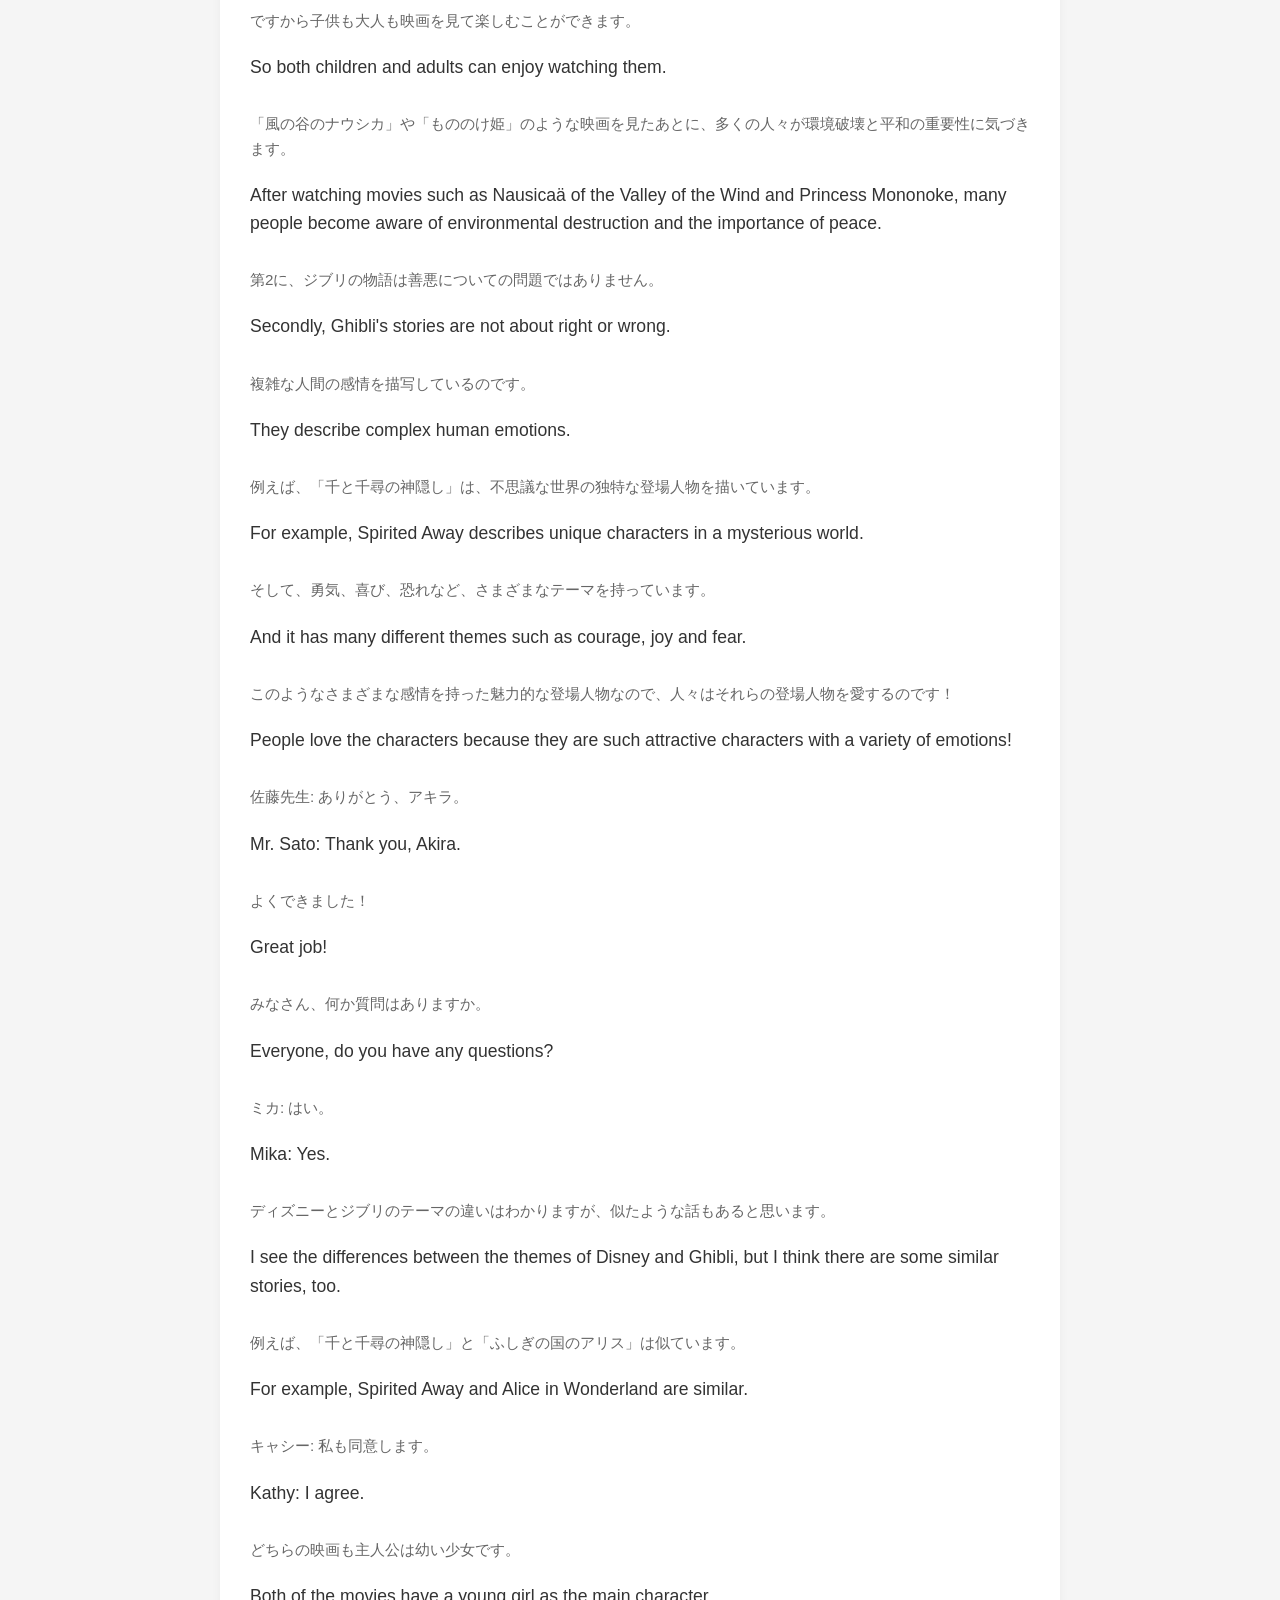
<file: eigo/read-gk.html>
<!DOCTYPE html>
<html lang="ja">
<head>
<meta charset="UTF-8">
<meta name="viewport" content="width=device-width, initial-scale=1.0">
<title>英語学習リスニングプレーヤー（高音質・目次付き）</title>
<style>
  body {
    font-family: 'Helvetica Neue', Arial, 'Hiragino Kaku Gothic ProN', 'Hiragino Sans', Meiryo, sans-serif;
    margin: 0;
    padding: 0;
    background-color: #f5f5f5;
    color: #333;
  }
  #header {
    position: sticky;
    top: 0;
    background-color: #ffffff;
    padding: 15px 20px;
    box-shadow: 0 2px 5px rgba(0,0,0,0.1);
    z-index: 1000;
    display: flex;
    flex-wrap: wrap;
    align-items: center;
    gap: 15px;
  }
  button {
    font-size: 14px;
    padding: 8px 16px;
    border: none;
    border-radius: 5px;
    cursor: pointer;
    font-weight: bold;
    transition: background-color 0.2s;
  }
  #playBtn {
    background-color: #4CAF50;
    color: white;
  }
  #playBtn:hover { background-color: #45a049; }
  #stopBtn {
    background-color: #f44336;
    color: white;
  }
  #stopBtn:hover { background-color: #da190b; }
  .controls-group {
    display: flex;
    align-items: center;
    gap: 8px;
    font-size: 13px;
    background: #f0f0f0;
    padding: 5px 10px;
    border-radius: 4px;
  }
  select {
    padding: 4px;
    border-radius: 4px;
    border: 1px solid #ccc;
    max-width: 150px;
  }
  
  /* 目次メニューのスタイル */
  #toc {
    max-width: 800px;
    margin: 15px auto 0;
    padding: 15px 20px;
    background: white;
    box-shadow: 0 0 10px rgba(0,0,0,0.05);
    border-radius: 8px;
    display: flex;
    flex-wrap: wrap;
    gap: 8px;
  }
  .toc-btn {
    display: inline-block;
    padding: 6px 12px;
    background: #e3f2fd;
    color: #1976d2;
    text-decoration: none;
    border-radius: 20px;
    font-size: 13px;
    font-weight: bold;
    cursor: pointer;
    transition: all 0.2s;
    border: 1px solid #bbdefb;
  }
  .toc-btn:hover {
    background: #1976d2;
    color: white;
  }

  #content {
    max-width: 800px;
    margin: 15px auto 20px;
    padding: 20px;
    background: white;
    box-shadow: 0 0 10px rgba(0,0,0,0.05);
    border-radius: 8px;
  }
  .line {
    padding: 8px 10px;
    margin: 4px 0;
    border-radius: 4px;
    line-height: 1.6;
    transition: background-color 0.3s;
  }
  /* 日本語が先になるので、マージン設定を入れ替えています */
  .line.japanese {
    color: #666;
    font-size: 0.95em;
  }
  .line.english {
    font-size: 1.1em;
    font-weight: 500;
    margin-bottom: 15px; /* 英語の後に余白をつける */
  }
  .playing {
    background-color: #fff3e0 !important;
    border-left: 4px solid #ff9800;
    font-weight: bold;
  }
  
  /* ジャンプした時に固定ヘッダーの下に隠れないようにする余白 */
  .section-header {
    scroll-margin-top: 100px;
  }
</style>
</head>
<body>

  <div id="header">
    <button id="playBtn">▶ 再生</button>
    <button id="stopBtn">■ 停止</button>
    <div class="controls-group">
      <label><input type="checkbox" id="englishOnly"> 英語のみ</label>
    </div>
    <div class="controls-group">
      <label>速度:</label>
      <select id="speed">
        <option value="0.7">0.7x</option>
        <option value="0.9">0.9x</option>
        <option value="1.0" selected>1.0x</option>
        <option value="1.2">1.2x</option>
      </select>
    </div>
    <div class="controls-group">
      <label>英語の声:</label>
      <select id="enVoiceSelect"></select>
    </div>
    <div class="controls-group">
      <label>日本語の声:</label>
      <select id="jaVoiceSelect"></select>
    </div>
  </div>

  <!-- 目次エリア -->
  <div id="toc"></div>

  <!-- 本文エリア -->
  <div id="content"></div>

  <!-- ここに読み上げるテキストデータを格納します（日本語→英語順） -->
  <textarea id="rawData" style="display:none;">
【Lesson 7-Read】 
日本の食料廃棄
Food Waste in Japan
①
みなさん、こんにちは。今日は日本の食料廃棄という深刻な問題についてお話ししたいと思います。
Hello, everyone.Today, I would like to talk about the serious problems of food waste in Japan.
この話が終わる時には、みなさんがこの話題についていっそう関心を持ってくれることを願います。
By the end of this talk, I hope you will be more interested in the topic.
まず、この写真を見てください。
First, please take a look at this picture.
これはごみ容器に入った大量の恵方巻の写真です。
It is a picture of a large amount of ehomaki in a garbage container.
節分のあとに店や工場がそれらを廃棄しました。
Stores and factories threw them away after setsubun.
ソーシャルメディアでこの写真が表示されると、多くの人にショックを与えました。
Social media showed this picture and it shocked many people.
これまでにこのような写真を見たことがありますか。
Have you seen this kind of photo before?
これは「食料廃棄」の典型的な事例です。食べられるにもかかわらず食料が廃棄されているのです。
This is a typical case of "food waste"; food is thrown away even though it can be eaten.
日本における2019年の食料廃棄の総量は600万トンを超えました。
The total amount of food waste in 2019 in Japan was over six million tons!
それは1人あたり年におよそ50キログラムになります。
That's about 50 kilograms per person in a year.
次に、このグラフをご覧ください。
Next, please take a look at this chart.
食料廃棄の半分以上が工場や店、レストランなど食品産業から発生しています。
More than half the food waste comes from the food industry, such as factories, stores and restaurants.
残りは個人の家庭からです。
The rest comes from individual homes.
日本政府は食料廃棄を減らそうと努力してきています。
The Japanese government has been trying to reduce food waste.
しかし、レストランのオーナーは、以前より提供する料理の量を減らすと顧客を失うのではないかと心配しています。
But restaurant owners are worried about losing customers if they don't serve as much food as before.
ですから、彼らはたくさんの料理を提供し続けます。
So they continue to serve a lot of food.
家庭では、人々は「新鮮さ」が重要だと信じて、まだ食べられるのにもかかわらず、古い食品を買ったり使ったりすることを避けます。
At home, people believe that "freshness" is important, so they avoid buying or using old food though it can still be eaten.
このような行動によってたくさんの食品が廃棄されるのです。
Because of these actions, a lot of food is thrown away.
②
しかしながら、人々の考え方は少しずつ変化しているかもしれません。
However, people's thinking may be changing little by little.
恵方巻のショッキングな写真を見たあと、人々は食料廃棄をより意識するようになりました。
After people saw the shocking photo of the ehomaki, they became more aware of food waste.
廃棄を減らすために、2月の恵方巻や7月のうなぎなど、大量の食品を販売するのをやめた店もあります。
In order to reduce waste, some stores have stopped selling so much food, such as ehomaki in February or unagi in July.
また、大手コンビニエンスストアでは、賞味期限の直前に割引価格でおにぎりや弁当、サンドウィッチを売るようになっています。
Also, major convenience stores have been selling rice balls, lunchboxes and sandwiches at discount prices just before their best before date.
さらに、日本ではさまざまな事業が始まっています。
In addition, Japan has started to introduce various programs.
この事業の1つが「食品ロス削減国民運動」です。
One of these programs is the "NO-FOODLOSS PROJECT."
「ろすのん」というキャラクターがついたユニークなロゴを用いて、人々にこの深刻な事態を伝えようと試みています。
By using unique logos with the "loss-non" character, they are trying to inform people about this serious situation.
③
最後に、フードバンクやモバイルアプリなど、その他の計画についてお話ししたいと思います。
Lastly, I would like to talk about other projects such as food banks and mobile apps.
セカンドハーベストジャパンは日本で最初の全国的なフードバンクです。
Second Harvest Japan is Japan's first nationwide food bank.
余った食品を回収してそれを困っている人に提供しています。
They collect surplus food and provide it to people in need.
また、東京や他の地域に「ピックアップロケーション」を増やそうともしています。
They are also trying to increase "pick-up locations" in Tokyo and other areas.
この仕組みを通じて、人々はいつでも近くの警察署や消防署、病院などの場所で食料を受け取ることができます。
Through this system, people can pick up food at any time from places such as a nearby police station, fire station or hospital.
彼らの目標は年間10万人を支援することです！
Their goal is to support 100,000 people a year!
日本もったいない食品センターも同様の組織です。
The Mottainai Food Center is a similar organization.
日本語の「もったいない」という言葉は廃棄を遺憾に思う感覚を表します。
The Japanese word mottainai expresses a sense of regret about waste.
センターは店や食品メーカーから余った食品を回収したり購入したりします。
The center collects or buys surplus food from stores and food makers.
それからこの食料を支援団体や困っている人々に提供します。
Then they give this food to support groups and to people in need.
もしそれらについてもっと知りたいと思ったら、これらのフードバンクのウェブサイトをご覧ください！
Please look at the websites of these food banks if you want to learn more about them!
主要都市で利用されているモバイルアプリもあります。
Some mobile apps are also used in major cities.
店やレストランが余った食品の写真と値段を投稿します。すると人々は来店して、割引価格でその食品を購入します。
Stores and restaurants post pictures and prices of surplus food, and people come and buy the food at discount prices.
これらのプロジェクトは日本の深刻な食料廃棄問題を減らすのに役立っています。
These projects are helping to reduce Japan's serious food waste problem.
廃棄を減らすために、私たちすべてが自分のできる役割を行う必要があります。
We all need to do our part to reduce waste.
小さな一歩が非常に大きな前進につながります。
One small step can lead to great progress.
さあ、今日から始めて変えましょう！
So let's start today and make a difference!
ご清聴ありがとうございました。
Thank you for listening.

【Lesson 11-Read】
協力するAIと人間
AI and Man Working Together
①
今年が2050年であると想像してみましょう。
Imagine that it is the year 2050.
あなたはサッカーワールドカップの決勝戦を観戦しています。
You are watching the Soccer World Cup final.
それはわくわくする試合です。
It is an exciting game.
ブラジルは世界でいちばんのチームであなたは彼らに勝ってほしいと思っています。
Brazil is the number one team in the world and you want them to win.
しかし結局彼らは負けます。
In the end though, they lose.
彼らはもう一方のチームを破るほど強くないのです。
They are not strong enough to beat the other team.
勝者はロボットチームです。
The winner is the robot team.
彼らは世界でいちばんの人間のアスリートチームを破ったのです。
They have beaten the best human sports team in the world.
もちろん、これは実現しないでしょう。
Of course, this will not come true.
それとも実現するでしょうか。
Or will it?
実は、それは1992年に始まったロボットのサッカーリーグ、「ロボカップ」の目標なのです。
In fact, that is the goal of "RoboCup," a robot soccer league which began in 1992.
②
2017年に発表された調査によると、2060年までにほとんどの作業でコンピューターが局間に勝ると考えている研究者もいます。
According to a survey published in 2017, some researchers think that computers will be better than humans at most tasks by 2060.
例えば、2024年までに言語の翻訳で、2027年までにトラックの運転で、2053年までに手術の執刀で、コンピューターは局間に打ち勝つのに十分な能力を持つだろうと彼らは考えているのです。
For example, they think that computers will be powerful enough to beat humans at translating languages by 2024, driving trucks by 2027 and performing surgery by 2053.
実際、コンピューターはいくつかの作業ですでに人間より優れています。
In fact, computers are already better than humans at some tasks.
1980年代の後半に、コンピューター会社であるIBMの科学者がチェスをするコンピューターのプログラミングを始めました。
In the late 1980s, scientists at the computer company IBM began to program a computer to play chess.
彼らはそれを「ディープ・ブルー」と呼びました。
They called it "Deep Blue."
1996年にIBMは世界で最も有名なチェスの競技者であるガルリ・カスパロフに、ディープ・ブルーと対戦することを依頼しました。
In 1996, IBM invited the most famous chess player in the world, Garry Kasparov, to play against Deep Blue.
カスパロフはその対戦に勝利しました。
Kasparov won the match.
翌年、IBMはカスパロフに再度の対戦を要請しました。
The following year, IBM asked Kasparov to play again.
カスパロフは自分が再び勝つだろうと信じていました。
Kasparov believed that he would win again.
しかし、1997年には、ディープ・ブルーは以前より強くなっていました。
But in 1997, Deep Blue was stronger than before.
今や1秒間に2億回の数学的計算ができました。
It could now do 200 million math calculations per second.
このスピードのおかげでどの手を打つべきかすばやくわかりました。
Thanks to this speed, it could quickly understand which move to make.
今回はディープ・ブルーが対戦に勝利しました。
This time, Deep Blue won the match.
それはコンピューターの人間に対する勝利であり、AI時代の幕開けでした。
It was a victory of computers over man and the beginning of the AI age.
③
このできごとは多くの人々にショックを与えましたが、AIは社会にとって非常に役立つであろうことに科学者たちはすぐに気づきました。
Although this event shocked many people, scientists soon realized that AI could be very useful to society.
コンピューターには多くの種類の作業の方法を教え込むことができるのです。
Computers could be taught how to do many kinds of tasks.
1つの重要な例は病院でのAIの利用です。
One important example is the use of AI in hospitals.
医師にとって、何時間もの間レントゲン画像の確認をすることはたいてい大変なことで、それぞれのレントゲン画像を確認することはしばしば時間がかかります。
It is usually hard for doctors to check X-rays for many hours, and it often takes time for them to check each X-ray.
しかし、大量のレントゲン画像のデータを記憶させておくことによって、コンピュータープログラムはレントゲン画像を見て患者が病気である可能性を判断することができるようになります。
But by storing a large amount of X-ray data, computer programs can learn to look at X-rays and tell that a patient may be sick.
教育プログラムはレントゲン画像を迅速にチェックできます。
These programs can check X-rays very quickly.
そして、人間とは違ってコンピュータープログラムは疲れません。
And, unlike people, they do not become tired.
これらのプログラムを利用することによって、医師は深刻な病気を発見するのにかかる時間を大幅に節約することができます。
By using these programs, doctors can save a lot of time in finding serious diseases.
④
進化したAI技術の助けを借りて、ロボットサッカーチームはいつか人間の最強のチームを破ることができるかもしれません。
With the help of advanced AI technology, the robot soccer team may be able to beat the best human team one day.
進化したAI技術は社会における多くの方面でも利用される可能性があります。
Advanced AI technology can also be used in many ways in society.
例えば、ロボット義手やロボット義足を、それらを必要とする人々ーのために開発することができるでしょう。
For example, we can develop robotic arms or legs for people who need them.
または、電話に出たり、会合に出席さえするような、私たちの代わりに特定の仕事をしてくれるデジタルクローンを作り出すこともできるでしょう。
Or we can create digital clones to do certain work for us such as answering phones or even attending a meeting.
そうすると、私たちは本当にしたいことや私たちにしかできないことに集中することができます。
Then we can focus on things that we really want to do, or things that only we can do.
ですから、私たちは21世紀が人間とAIの戦いの時代だと考えるべきではないでしょう。
So we shouldn't think that the twenty-first century will be an age of battles between humans and AI.
むしろ、人間とAIが協力して世界をより良い場所にしていくでしょう。
Rather, humans and AI will work together to make the world a better place.
太古の昔から、私たちは常に自分たちの生活を改善していくために技術を用いてきました。
Since the beginning of time, we have always used technology to improve our lives,
そして、将来もそれを続けていくでしょう。
and we will continue to do so in the future.
人間とAIは味方同士なのです。
Humans and AI are on the same team.

ディズニーとジブリが世界を魅了する
【Lesson 5 Read】 Disney and Ghibli Fascinate the World
佐藤先生: 本日は、キャシーとアキラが発表を行います。
Mr. Sato: Today, Kathy and Akira are going to give a presentation.
彼らは有名なアニメーションスタジオの（制作）費用、歴史、様式について話します。
They are going to talk about the cost, history and style of famous animation studios.
キャシー、始めてください。
Kathy, please start.
キャシー: ありがとうございます、佐藤先生。
Kathy: Thank you, Mr. Sato.
私は最も有名なアニメーションスタジオの1つであるディズニーについてお話しします。
I'm going to talk about one of the most famous animation studios, Disney.
きっとみなさんには少なくとも1本のお気に入りのディズニー映画があると思います。
I'm sure that you all have at least one favorite Disney movie.
私のいちばん好きなディズニー映画は「アナと雪の女王」です。
Mine is Frozen.
ディズニーには100年近くの長い歴史があります。
Disney has a long history, almost a hundred years.
彼らは非常に大きな規模で映画を作っています。
They make movies on a very large scale.
今日のディズニー映画の制作費は1億ドルを超えています。
A Disney movie today costs over 100 million dollars to produce.
例えば、スタジオは「塔の上のラプンツェル」の制作に約2億6,000万ドルを費やしました。
For example, the studio spent about 260 million dollars to produce Tangled.
もちろん、彼らは大きな売り上げも上げています。
Of course, they make big sales, too.
ディズニーの人気映画の多くは収入10億ドル超えです。
Many of Disney's popular movies make over a billion dollars.
次に、彼らの様式を見てみましょう。
Next, let's take a look at their style.
ディズニーの映画は主に子供向けです。
Disney's movies are mainly for children.
主人公は個性的で正義感が強いことが多いです。
The main characters are often unique and have a strong sense of justice.
物語のメインテーマは悪者に立ち向かうことです。
The main theme of the stories is standing up against the bad guys.
それは単純でわかりやすいです。
It is simple and clear.
また、成功と成長は非常に重要なテーマです。
Also, succeeding and growing up are very important themes.
子供たちは登場人物を尊敬し、よく彼らに親しみを感じます。
Children respect the characters and often feel close to them.
私は単純さがディズニーの成功の理由の1つだと思います。
I think simplicity is one of the reasons for Disney's success.
ご清聴ありがとうございました！
Thank you for listening!
佐藤先生: ありがとう、キャシー。
Mr. Sato: Thank you, Kathy.
素晴らしかったよ！
That was excellent!
次にアキラの話を聞いてみましょう。
Next, let's hear from Akira.
アキラ: こんにちは、みなさん。
Akira: Hi, everyone.
僕はスタジオジブリについて調べてみました。
I did some research on Studio Ghibli.
彼らは1985年に活動を始め、現在日本で最も成功しているアニメーションスタジオです。
They started in 1985 and they are now the most successful animation studio in Japan.
彼らはたくさんの素晴らしい映画を作りました。そして僕は彼らの作品をとても誇りに思っています。
They created many great movies and I'm very proud of their works.
ジブリとディズニーを比較するなら、ジブリはより小さな規模で映画を作っています。
If we compare Ghibli with Disney, Ghibli makes movies on a smaller scale.
ジブリ映画の制作費は通常約1,800万〜2,800万ドルです。
A Ghibli movie usually costs about 18 to 28 million dollars to produce.
ジブリの最も人気のある映画は「千と千尋の神隠し」でした。
Ghibli's most popular movie was Spirited Away.
それは世界中で約3億ドルの（興行）収入になりました。
It made about 300 million dollars worldwide.
ジブリの様式はディズニーとは大きく異なります。
Ghibli's style is very different from that of Disney.
第1に、ジブリの映画は重くて深刻なテーマを含んでいます。
First of all, Ghibli's movies have heavy and serious themes.
ですから子供も大人も映画を見て楽しむことができます。
So both children and adults can enjoy watching them.
「風の谷のナウシカ」や「もののけ姫」のような映画を見たあとに、多くの人々が環境破壊と平和の重要性に気づきます。
After watching movies such as Nausicaä of the Valley of the Wind and Princess Mononoke, many people become aware of environmental destruction and the importance of peace.
第2に、ジブリの物語は善悪についての問題ではありません。
Secondly, Ghibli's stories are not about right or wrong.
複雑な人間の感情を描写しているのです。
They describe complex human emotions.
例えば、「千と千尋の神隠し」は、不思議な世界の独特な登場人物を描いています。
For example, Spirited Away describes unique characters in a mysterious world.
そして、勇気、喜び、恐れなど、さまざまなテーマを持っています。
And it has many different themes such as courage, joy and fear.
このようなさまざまな感情を持った魅力的な登場人物なので、人々はそれらの登場人物を愛するのです！
People love the characters because they are such attractive characters with a variety of emotions!
佐藤先生: ありがとう、アキラ。
Mr. Sato: Thank you, Akira.
よくできました！
Great job!
みなさん、何か質問はありますか。
Everyone, do you have any questions?
ミカ: はい。
Mika: Yes.
ディズニーとジブリのテーマの違いはわかりますが、似たような話もあると思います。
I see the differences between the themes of Disney and Ghibli, but I think there are some similar stories, too.
例えば、「千と千尋の神隠し」と「ふしぎの国のアリス」は似ています。
For example, Spirited Away and Alice in Wonderland are similar.
キャシー: 私も同意します。
Kathy: I agree.
どちらの映画も主人公は幼い少女です。
Both of the movies have a young girl as the main character.
どちらの映画にも怖いシーンがいくつかあり、どちらの主人公も奇妙な出来事を経験しています。
Both movies have some scary scenes and both main characters experience strange events.
アキラ: そうですね。
Akira: That's true.
しかし、大きな違いがあります。
But there is a big difference.
「千と千尋の神隠し」のヒロインである千尋は、よく混乱して怖がります。
Chihiro, the heroine of Spirited Away, is often confused and scared.
一方、アリスはいつも好奇心旺盛で、恐れることなく冒険を続けています。
On the other hand, Alice is always curious and continues her adventures without fear.
佐藤先生: それは興味深い見方ですね、アキラ。
Mr. Sato: That's an interesting point of view, Akira.
みんな、ありがとう。
Thank you, everyone.
次の授業で議論を続けます。
We'll continue the discussion in the next class.
来週会うのを楽しみにしています！
I'm looking forward to seeing you next week!

【Lesson 7-1】
ベイカー夫人: もう食べ終わったの？
Mrs. Baker: Have you finished eating yet?
ユミ: はい。
Yumi: Yes, I have.
ベイカー夫人: サンドウィッチをもう1ついかが？
Mrs. Baker: Would you like another sandwich?
ユミ: いいえ、結構です、ベイカーさん。
Yumi: No thanks, Mrs. Baker.
ユミ: もう2ついただきました。
Yumi: I've already had two.
ユミ: とてもおいしかったです。でも、すっかりお腹いっぱいです。
Yumi: They were great, but I'm completely full.
ベイカー夫人: あら、それは残念ね…。
Mrs. Baker: Oh, that's too bad ....
ベイカー夫人: ちょうどアップルパイを焼いたところなのよ。
Mrs. Baker: I've just baked an apple pie.
ユミ: 本当ですか？ 何かいい匂いがすると思ったんです！
Yumi: Really? I thought something smelled delicious!
大丈夫です、いつもデザートは別腹ですから！
Don't worry -- I always have room for dessert!
お皿を片付けましょうか？
Shall I clear the dishes?
ベイカー夫人: ええ、お願い。ありがとう、ユミ。
Mrs. Baker: Yes, please. Thank you, Yumi.

【Lesson 5-1】
ベーカー夫人：ニューヨークへようこそ、ユミ！
Mrs. Baker: Welcome to New York, Yumi!
ユミ：お会いできてとても嬉しいです！
Yumi: I'm so happy to meet you!
ベーカー夫人：疲れていませんか？
Mrs. Baker: Are you tired?
ユミ：いいえ、疲れていません。飛行機に乗るのが好きなんです。窓からの景色を見るのは楽しいです。
Yumi: No, I'm not. I like flying. Seeing the view from the window is fun.
ベーカー氏：私たちも飛行機に乗るのが好きですよ。旅行は私たちのお気に入りの娯楽です。
Mr. Baker: We enjoy flying, too. Traveling is our favorite pastime.
ベーカー夫人：お腹は空いていますか、ユミ？
Mrs. Baker: Are you hungry, Yumi?
ユミ：ええと…、少し。
Yumi: Well ..., a little.
ベーカー氏：わかりました。空港を出る前に昼食をとりましょう。しっかり食べることは常に大切ですからね。
Mr. Baker: OK. Let's have lunch before leaving the airport. Eating well is always important.
泳ぐことは楽しい。
Swimming is fun.
毎日運動することは良い習慣です。
Getting daily exercise is a good habit.
父のお気に入りの娯楽はゴルフをすることです。
My father's favorite pastime is playing golf.
母の仕事はテニスを教えることです。
My mother's job is teaching tennis.
クリスは数学の勉強を楽しみます。
Chris enjoys studying math.
先生が話し終えて、私たちは授業を始めました。
The teacher finished talking and we started the class.
パトリックは書くのをやめ、ペンを机の上に置きました。
Patrick stopped writing and put his pen on the desk.
テストの後、彼は一言も言わずに教室を出ました。
After the test, he left the classroom without saying a word.
間違えることを恐れないでください。
Don't worry about making mistakes.

【Lesson 5-2】
ベーカー夫人：こちらはご近所のカルロスよ。
Mrs. Baker: This is Carlos, our neighbor.
カルロス：はじめまして、ユミ。
Carlos: Nice to meet you, Yumi.
ユミ：こんにちは、カルロス！あっ、料理をしているの？
Yumi: Hello, Carlos! Oh, are you cooking?
カルロス：うん、マカロニ・アンド・チーズを作っているんだ。
Carlos: Yes, I'm cooking macaroni and cheese.
ベーカー夫人：カルロスは料理がとても上手なのよ。
Mrs. Baker: Carlos is very good at cooking.
カルロス：小学生の時に料理を始めたんだ。将来はシェフになりたいな…それかサッカー選手！
Carlos: I began cooking when I was in elementary school. I hope to be a chef in the future ..., or a soccer player!
ユミ：ええと、カルロス、一緒にサッカーをする約束はできないけど、私は料理が大好きだよ。
Yumi: Well, Carlos, I can't promise to play soccer with you, but I love cooking.
カルロス：たぶん僕たち一緒に料理できるね。君の地元のレシピを教えてくれる？
Carlos: Maybe we can cook together. Can you teach me your hometown recipes?
ユミ：もちろん！一緒に料理するのを楽しみにしているわ。
Yumi: Sure! I'm looking forward to cooking with you.
私たちは12時に昼食を食べ始めました。
We began eating lunch at twelve o'clock.
父は昼食後、テレビでラグビーの試合を見て楽しみました。
My father enjoyed watching rugby games on TV after lunch.
私は今日、焼きそば（炒め麺）を食べたいです。
I want to eat fried noodles today.
トムは以前カフェテリアでメアリーに会ったことを覚えていません。
Tom doesn't remember meeting Mary in the cafeteria before.
明日の正午にカフェテリアで私と会うことを覚えておいてください。
Please remember to meet me in the cafeteria at noon tomorrow.
マイクは折り鶴を折るのが得意です。
Mike is good at folding paper cranes.
アリソンは毎日家にいることにうんざりしていました。
Alison was tired of staying home every day.
あなたにすぐにお会いできるのを楽しみにしています。
I am looking forward to seeing you soon.
窓を開けていただけませんか？
Would you mind opening the window?

【Lesson 7-2】
ケビン：僕は日本に行ったことがないけど、京都はとても面白い都市だと聞いたことがあるよ。京都に行ったことはある？
Kevin: I've never been to Japan, but I've heard that Kyoto is a very interesting city. Have you ever been to Kyoto?
ユミ：はい、あります。そこでたくさんの有名な場所を訪れました。ほら、いくつか写真を見せてあげるね。これは数年前、小学校の修学旅行で撮られたものだよ。
Yumi: Yes, I have. I've visited many famous places there. Here, I'll show you some pictures. They were taken a few years ago on my elementary school trip.
ケビン：うわあ！この金色の建物は何？
Kevin: Wow! What's this golden building?
ユミ：それは金閣寺だよ。日本で最も美しいお寺の一つなんだ。元々は600年以上前に建てられたんだよ。
Yumi: That's Kinkakuji Temple. It's one of the most beautiful temples in Japan. It was originally built more than 600 years ago.
ケビン：「元々は」ってどういう意味？
Kevin: What do you mean, "originally"?
ユミ：1950年に全焼してしまったの。
Yumi: It burned down in 1950.
私は以前その映画を見たことがあります。
I have seen that movie before.
私の両親はフランスを2回訪れたことがあります。
My parents have visited France twice.
私の父はあの有名なダンサーと話したことがあります。
My dad has talked with that famous dancer.
兄（弟）はこれまでの人生で一度も飛行機で旅行したことがありません。
My brother has never traveled by plane in his life.
船で旅行したことはありますか？ はい、あります。 / いいえ、一度もありません。
Have you ever traveled on a ship? Yes, I have. / No, never.
何回ハワイに行ったことがありますか？ 4回行ったことがあります。
How often have you been to Hawaii? I have been there four times.
何回海外旅行をしたことがありますか？ 1回だけです。
How many times have you traveled abroad? Only once.

【Lesson 7-3】
ケビン：それで、カレンはどうしてる、ユミ？ 去年の春から彼女に会っていないんだ。
Kevin: So, how is Karen, Yumi? I haven't seen her since last spring.
ユミ：彼女は元気だよ。今はサマーキャンプに行っているの。
Yumi: She's great. She's at a summer camp right now.
ケビン：それはいいね。彼女とは長い間友達なの？
Kevin: That's nice. Have you been friends with her for a long time?
ユミ：うん。私がサンフランシスコに引っ越した時に初めて彼女に会ったの。彼女はとても親切で、私にたくさんの英語を教えてくれたわ。
Yumi: Yes, I have. I first met her when I moved to San Francisco. She was so kind, and she taught me a lot of English.
ケビン：へえ、君の英語は今は素晴らしいよ！どのくらい英語を勉強しているの？
Kevin: Well, your English is excellent now! How long have you studied it?
ユミ：8歳の時から英語を勉強しているけど、まだいくつか間違えちゃうの。
Yumi: I've studied English since I was eight years old, but I still make some mistakes.
ケビン：心配しなくていいよ！習うより慣れろ（練習あるのみ）だよ！
Kevin: Don't worry about it! Practice makes perfect!
デビッドは東京に2年間住んでいます。
David has lived in Tokyo for two years.
彼と私は去年からの知り合いです。
He and I have known each other since last year.
私たちは6ヶ月間同じクラスにいます。
We have been in the same class for six months.
デビッドはアメリカの友達に長い間会っていません。
David hasn't seen his friends in the US for a long time.
東京に来てからずっと忙しいですか？ はい、忙しいです。
Have you been busy since you came to Tokyo? Yes, I have.
どのくらいこの街に住んでいますか？ 2年間です。
How long have you lived in this city? For two years.
デビッドはどのくらいの間、日本で有名ですか？ 彼はダンスの大会で優勝して以来ずっと有名です。
How long has David been famous in Japan? He has been famous since he won the dance competition.

【Lesson 7-4】
ベーカー氏：やあ！何をしていたんだい？
Mr. Baker: Hi! What have you been doing?
ユミ：私たちは京都とサンフランシスコについて話していました。彼に日本の観光スポットの写真をいくつか見せているところです。
Yumi: We've been talking about Kyoto and San Francisco. I'm showing him some photos of sightseeing spots in Japan.
ベーカー氏：それはいいね！
Mr. Baker: How nice!
ケビン：もう昼食は食べた？
Kevin: Have you had lunch yet?
ベーカー氏：いや、まだだ。後で食べるよ。ガレージの片付けを終わらせないといけないんだ。
Mr. Baker: No, I haven't. I'll have it later. I have to finish cleaning up the garage.
ケビン：どのくらいそれをやっているの？
Kevin: How long have you been doing that?
ベーカー氏：今朝からずっとだよ！大仕事なんだ！出すゴミがとてもたくさんあってね。ちょうどゴミ袋をもう少し取ってきたところなんだ。
Mr. Baker: Since this morning! It's a big job! There is so much garbage to take out. I have just got some more garbage bags.
ケビン：頑張って！それとも手伝いが必要？
Kevin: Good luck! Or do you need help?
私は今朝からずっと文化祭のポスターを作っています。
I have been making a poster for the school festival since this morning.
ケンは1時間ずっとインターネットを見ています。
Ken has been surfing the Internet for an hour.
休憩中ずっと勉強していましたか？ はい、していました。
Have you been studying during the break? Yes, I have.
どのくらい先生を待っていますか？ 約40分間です。
How long have you been waiting for your teacher? For about forty minutes.

【Lesson 11-1】
カルロス：ユミ、中国語は話さないの？
Carlos: Yumi, don't you speak Chinese?
ユミ：うん、話さないよ。私が中国語を話すのは難しいけど、書かれた中国語なら少し理解できるの。日本語と中国語は同じ文字（漢字）をたくさん使うから。
Yumi: No, I don't. It's difficult for me to speak Chinese, but I can understand written Chinese a little. Japanese and Chinese use a lot of the same characters.
カルロス：その文字を全部覚えるのは大変なの？
Carlos: Is it hard to remember all those characters?
ユミ：うん、大変だよ。何千もの文字があるの。私たちはひらがなやカタカナと呼ばれる日本の文字も使うんだ。
Yumi: Yes, it is. There are thousands of characters. We also use Japanese characters called hiragana and katakana.
カルロス：それは面白いね。先生に他の言語についての学校の課題をやるように言われたんだ。手伝ってくれる？
Carlos: That's interesting. My teacher told me to do a school project about other languages. Can you help me?
ユミ：もちろん。
Yumi: Sure.
毎朝早起きすることは難しい。
It is difficult to get up early every morning.
地震に備えることは重要です。
It is important to prepare for an earthquake.
明日ジェットコースターに乗るのはとても楽しいでしょう。
It will be a lot of fun to ride the roller coaster tomorrow.
私が自分の考えを英語で説明するのは難しいです。
It is difficult for me to explain my thoughts in English.
あなたが今、読書感想文を書く必要はありません。
It isn't necessary for you to write the book report now.
私の外出中に、あなたにリビングルームを掃除してほしいです。
I want you to clean the living room while I'm out.
母は私に、兄（弟）とケーキを分けるように言いました。
My mother told me to share the cake with my brother.
私は歯痛がありました。母は私に歯医者に行くように勧めました。
I had a toothache. My mother advised me to see the dentist.

【Lesson 11-2】
ユミ：あなたの毛布にお茶をこぼしてしまいました。きれいにしようとしたのですが、染みが取れません。どうすればいいかわかりません。ごめんなさい。
Yumi: I spilled tea on your blanket. I tried to clean it, but I can't get rid of the stain. I don't know what to do. I'm sorry.
ベーカー夫人：気にしないで。洗濯機に入れましょう。使い方を教えてあげるわ。
Mrs. Baker: Never mind. Let's put it in the washing machine. I'll show you how to use it.
ベーカー夫人：私はたいてい最初に洗濯洗剤を入れるの。さあ、毛布を入れて。それから、温度と水量を選ぶのよ。
Mrs. Baker: I usually put in the laundry detergent first. Now, put in the blanket. Then, choose the temperature and water level.
ベーカー夫人：次に、ここで洗濯コースを設定して。最後に、蓋を閉めてこのボタンを押すと洗濯機が動くわ。
Mrs. Baker: Next, set the wash cycle here. Finally, close the lid and push this button to start the machine.
ユミ：ありがとうございます、ベーカーさん。
Yumi: Thank you, Mrs. Baker.
ベーカー夫人：どういたしまして。さあ、次は乾燥機の使い方を教えてあげるわね。
Mrs. Baker: No problem. Now, I'll teach you how to use the dryer.
夏休み中に何をするか決めましたか？
Have you decided what to do during the summer vacation?
ロンドンのホテルについて誰に聞けばいいのかよくわかりません。
I'm not sure who to ask about the hotels in London.
私たちは休暇でどこへ行くか話し合いました。
We discussed where to go on our vacation.
ジュリエットはいつ航空券を買うべきか迷っています。
Juliet is wondering when to buy the plane tickets.
私はこの単語をどう発音するのかわかりません。
I don't know how to pronounce this word.
彼女はイギリスでどの博物館を訪れるべきか考えています。
She is thinking about which museums to visit in England.
道に迷いました。ホテルへの行き方を教えていただけませんか？
I'm lost. Could you tell me how to get to the hotel?
私はジョーンズ氏にロンドンで何をするべきか尋ねました。
I asked Mr. Jones what to do in London.

【Lesson 11-3】
店員：いらっしゃいませ、何かお探しですか？
Clerk: Hello, can I help you?
ユミ：こんにちは。バックパックを探しています。
Yumi: Hi. I'm looking for a backpack.
店員：この花柄の白いバッグは若い女の子たちの間でとても人気がありますよ。
Clerk: This white bag with the flower pattern is very popular among young girls.
ユミ：私の持ち物を守るのに十分な丈夫さではないと思います。それに、私はもっとシンプルなデザインの方が好きです。
Yumi: I don't think it's strong enough to protect my things. And I prefer a simpler design.
店員：こちらの黒いものはいかがですか？シンプルでスタイリッシュですよ。
Clerk: How about this black one? It's simple and stylish.
ユミ：背負ってみてもいいですか？
Yumi: Can I try it on?
店員：もちろん。当店にある一番大きなバッグです。
Clerk: Sure. It's the largest bag we have.
ユミ：うーん、これは私が背負って運ぶには大きすぎます。
Yumi: Hmm, this is too large for me to carry on my back.
店員：大きなポケットが付いたこちらの青いものはいかがですか？
Clerk: How about this blue one with the large pocket?
ユミ：あっ、これはちょうどいいです。教科書を入れるのに十分な大きさです。
Yumi: Oh, this is just right. It is big enough to put my textbooks in.
ベティは恥ずかしがり屋すぎて、先生に話しかけることができませんでした。
Betty was too shy to talk to the teacher.
彼女は緊張しすぎて質問することができませんでした。
She was too nervous to ask a question.
先生は早口すぎて、彼女は理解できませんでした。
The teacher spoke too fast for her to understand.
その宿題は難しすぎて、彼女は1日で終わらせることができませんでした。
The homework was too difficult for her to finish in a day.
このお茶はとても熱くて私には飲めません。
This tea is so hot that I can't drink it.
道がとても混んでいて、私は授業に間に合いませんでした。
The traffic was so busy that I couldn't be in time for the class.
私の幼い弟は、祖父母の家まで歩いて行けるくらいの年齢です。
My little brother is old enough to walk to our grandparents' house.
私は学校に間に合うのに十分なほど早く家を出ました。
I left home early enough to be in time for school.
このバッグは、私が旅行に必要な服をすべて詰めるには十分な大きさがありません。
This bag isn't big enough for me to pack all the clothes I need for travel.

【Lesson 11-4】
ユミ：ごめんなさい、今朝は朝食を全く食べたくありません。お水を一杯いただけますか？
Yumi: I'm sorry, but I don't want any breakfast this morning. May I have a glass of water?
ベーカー夫人：どうしたの？ 気分は大丈夫？
Mrs. Baker: What's wrong? Are you feeling OK?
ユミ：頭痛がして…それに少し寒気もするかもしれません。
Yumi: I have a headache -- and maybe a little chill.
ケビン：なんてことだ。風邪をひいたんだと思うよ。
Kevin: Oh, no. I think you've caught a cold.
ベーカー夫人：お薬はいる？
Mrs. Baker: Do you want some medicine?
ユミ：いいえ、結構です。ただ部屋にいてしばらく休む必要があると思います。
Yumi: No, thank you. I think I just need to stay in my room and rest for a while.
ベーカー夫人：わかったわ。他に何か必要なものがあれば教えてね。チキンスープを作ってあげるわ。
Mrs. Baker: OK. Let me know if you need anything else. I'll make you chicken soup.
ケビン：母さんのスープを飲めば気分が良くなるよ、ユミ。料理を手伝うよ、母さん。
Kevin: Mom's soup will make you feel better, Yumi. I'll help you cook, Mom.
母は毎朝私に新鮮なヨーグルトを食べさせます。
My mother makes me eat fresh yogurt every morning.
兄（弟）の冗談はみんなを笑わせました。
My brother's joke made everyone laugh.
私たちの父は時々私たちに夜更かしをさせてくれます。
Our father sometimes lets us stay up late.
何か助けが必要な時は私に知らせてください。
Please let me know when you need any help.
姉（妹）はサーバー（店員）にもう一杯水を持ってきてもらいました。
My sister had the server bring another glass of water.
  </textarea>

<script>
  const rawData = document.getElementById('rawData').value;
  const contentDiv = document.getElementById('content');
  const tocDiv = document.getElementById('toc');
  const playBtn = document.getElementById('playBtn');
  const stopBtn = document.getElementById('stopBtn');
  const englishOnlyCheckbox = document.getElementById('englishOnly');
  const speedSelect = document.getElementById('speed');
  
  // 音声選択用のプルダウン
  const enVoiceSelect = document.getElementById('enVoiceSelect');
  const jaVoiceSelect = document.getElementById('jaVoiceSelect');

  let isPlaying = false;
  let currentIndex = 0;
  const lineData = [];
  let availableVoices = [];
  let sectionIndex = 0;

  function isJapanese(text) {
    return /[\u3040-\u309F\u30A0-\u30FF\u4E00-\u9FAF]/.test(text);
  }

  // テキストのパースと目次（ボタン）の生成
  const lines = rawData.split('\n').map(l => l.trim());
  lines.forEach((line) => {
    if (!line) return;
    const p = document.createElement('div');
    p.className = 'line';
    p.textContent = line;

    // 【 】で囲まれた行を見出しとして扱う
    if (/^【.*】$/.test(line)) {
      const sId = 'section-' + sectionIndex;
      p.id = sId;
      p.className += ' section-header'; // スクロール位置調整用のクラス
      p.style.fontWeight = 'bold';
      p.style.marginTop = '20px';
      p.style.fontSize = '1.2em';
      
      // 目次ボタンの作成
      const tocBtn = document.createElement('a');
      tocBtn.className = 'toc-btn';
      tocBtn.textContent = line.replace(/【|】/g, ''); // 【 】を取り除いてスッキリ表示
      tocBtn.onclick = () => {
        // クリックされたら該当箇所へスムーズスクロール
        document.getElementById(sId).scrollIntoView({ behavior: 'smooth' });
        // その箇所から再生できるようにcurrentIndexを更新
        const targetIndex = lineData.findIndex(item => item.el === p);
        if (targetIndex !== -1) {
            currentIndex = targetIndex;
            // 再生中の場合は一度止めてからそこから再開、止まっていればハイライトだけ移動
            if (isPlaying) {
                window.speechSynthesis.cancel();
                speakNext();
            } else {
                lineData.forEach(item => item.el.classList.remove('playing'));
                p.classList.add('playing');
            }
        }
      };
      tocDiv.appendChild(tocBtn);
      sectionIndex++;
      
      contentDiv.appendChild(p);
      lineData.push({ text: line, el: p, isJp: true }); // 見出しは読まないか日本語扱い
      return; 
    }

    if (/^①$|^②$|^③$|^④$/.test(line)) {
      p.style.fontWeight = 'bold';
      p.style.marginTop = '20px';
      p.style.fontSize = '1.2em';
      contentDiv.appendChild(p);
      lineData.push({ text: line, el: p, isJp: true });
      return;
    }

    if (isJapanese(line)) {
      p.classList.add('japanese');
    } else {
      p.classList.add('english');
    }

    contentDiv.appendChild(p);
    lineData.push({ text: line, el: p, isJp: isJapanese(line) });
  });

  // 目次がない場合は枠自体を非表示
  if (sectionIndex === 0) {
      tocDiv.style.display = 'none';
  }

  // デバイスの音声リストを取得してプルダウンにセットする関数
  function populateVoiceList() {
    availableVoices = window.speechSynthesis.getVoices();
    enVoiceSelect.innerHTML = '';
    jaVoiceSelect.innerHTML = '';

    availableVoices.forEach((voice, index) => {
      const option = document.createElement('option');
      option.value = index;
      option.textContent = `${voice.name} (${voice.lang})`;

      if (voice.lang.startsWith('en')) {
        enVoiceSelect.appendChild(option);
      }
      if (voice.lang.startsWith('ja')) {
        jaVoiceSelect.appendChild(option);
      }
    });

    selectBestVoice(enVoiceSelect, ['Natural', 'Online', 'Google UK', 'Google US']);
    selectBestVoice(jaVoiceSelect, ['Nanami', 'Keita', 'Natural', 'Online', 'Google 日本語']);
  }

  function selectBestVoice(selectElement, preferredNames) {
    const options = Array.from(selectElement.options);
    for (let name of preferredNames) {
      const match = options.find(opt => opt.textContent.includes(name));
      if (match) {
        selectElement.value = match.value;
        return;
      }
    }
  }

  populateVoiceList();
  if (speechSynthesis.onvoiceschanged !== undefined) {
    speechSynthesis.onvoiceschanged = populateVoiceList;
  }

  function speakNext() {
    if (!isPlaying || currentIndex >= lineData.length) {
      isPlaying = false;
      playBtn.textContent = '▶ 再生';
      return;
    }

    const currentItem = lineData[currentIndex];

    // 記号だけの行や「英語のみ」時のスキップ処理
    if (/^【.*】$|^①$\vert{}^②$|^③$\vert{}^④$/.test(currentItem.text) || (englishOnlyCheckbox.checked && currentItem.isJp)) {
      currentIndex++;
      speakNext();
      return;
    }

    lineData.forEach(item => item.el.classList.remove('playing'));
    currentItem.el.classList.add('playing');
    
    // 現在の読み上げ行を画面中央付近に自動スクロール
    currentItem.el.scrollIntoView({ behavior: 'smooth', block: 'center' });

    const utterance = new SpeechSynthesisUtterance(currentItem.text);
    utterance.rate = parseFloat(speedSelect.value);

    if (currentItem.isJp && jaVoiceSelect.value) {
      utterance.voice = availableVoices[jaVoiceSelect.value];
    } else if (!currentItem.isJp && enVoiceSelect.value) {
      utterance.voice = availableVoices[enVoiceSelect.value];
    } else {
      utterance.lang = currentItem.isJp ? 'ja-JP' : 'en-US';
    }

    utterance.onend = () => {
      currentIndex++;
      speakNext();
    };

    utterance.onerror = (e) => {
      console.warn("読み上げエラー:", e);
      currentIndex++;
      speakNext();
    };

    window.speechSynthesis.speak(utterance);
  }

  playBtn.addEventListener('click', () => {
    if (isPlaying) return;
    window.speechSynthesis.cancel();
    isPlaying = true;
    playBtn.textContent = '再生中...';
    if (currentIndex >= lineData.length) currentIndex = 0;
    speakNext();
  });

  stopBtn.addEventListener('click', () => {
    isPlaying = false;
    window.speechSynthesis.cancel();
    playBtn.textContent = '▶ 再生';
    lineData.forEach(item => item.el.classList.remove('playing'));
  });

  window.addEventListener('beforeunload', () => {
    window.speechSynthesis.cancel();
  });

</script>
</body>
</html>
</file>
<file: style.css>
/* ==========================================
   1. 공통 및 리셋 스타일 (구 css1.css 기반)
   ========================================== */
* {
    box-sizing: border-box;
    margin: 0;
    padding: 0;
}

body {
    font-family: -apple-system, BlinkMacSystemFont, "Segoe UI", Roboto, "Helvetica Neue", Arial, sans-serif;
    background-color: #f5f7fa;
    color: #333;
    min-height: 100vh;
    display: flex;
    flex-direction: column;
    margin: 0;
    padding: 10px 20px 20px 20px;
}

h1 {
    font-size: 1.25rem;
    text-align: center;
    color: #111;
    margin-top: 5px;
    margin-bottom: 8px;
}

header {
    background-color: #2c3e50;
    color: white;
    padding: 15px 20px;
    display: flex;
    justify-content: space-between;
    align-items: center;
    box-shadow: 0 2px 4px rgba(0,0,0,0.1);
}

header h1 {
    font-size: 1.1rem;
    color: white;
    text-align: left;
    margin: 0;
}

#test-title {
    font-size: 0.85rem;
    background-color: #34495e;
    padding: 4px 8px;
    border-radius: 4px;
}

.main-container {
    flex: 1;
    display: flex;
    flex-direction: column;
    align-items: center;
    padding: 20px;
    gap: 20px;
    max-width: 100%;
    margin: 0 auto;
    width: 100%;
}


/* ==========================================
   2. 리스닝 / 상단 네비게이션 및 공통 카드 스타일
   ========================================== */

/* 상단 회차 선택 버튼 Nav */
.page-nav {
    display: flex;
    flex-wrap: wrap;
    gap: 8px;
    justify-content: center;
    margin-bottom: 12px;
    position: sticky;
    top: 0;
    background: #f5f7fa;
    padding: 4px 0;
    z-index: 100;
}

.page-nav button {
    padding: 6px 14px;
    font-size: 0.88rem;
    cursor: pointer;
    background-color: #ffffff;
    color: #333;
    border: 1px solid #dcdcdc;
    border-radius: 6px;
    font-weight: bold;
    transition: all 0.2s;
}

.page-nav button:hover {
    background-color: #eef4ff;
    border-color: #1a73e8;
}

.page-nav button.active {
    background-color: #1a73e8;
    color: #fff;
    border-color: #1a73e8;
}

/* 1~30번 문제 퀵 네비게이션 Box */
.quick-nav-box {
    margin-bottom: 24px;
}

.quick-nav-header {
    display: flex;
    justify-content: space-between;
    align-items: center;
    margin-bottom: 14px;
}

.quick-nav-header .title {
    font-weight: bold;
    color: #555;
    font-size: 14px;
}

.quick-nav-header .sub-text {
    color: #1a73e8;
    font-size: 13px;
    font-weight: bold;
}

.quick-nav-grid {
    display: flex;
    flex-wrap: wrap;
    gap: 8px;
}

.q-nav-btn {
    width: 38px;
    height: 38px;
    background: #fff;
    border: 1px solid #dcdcdc;
    border-radius: 8px;
    font-weight: bold;
    color: #333;
    cursor: pointer;
    transition: all 0.2s;
}

.q-nav-btn:hover {
    background: #f0f4f9;
}

.q-nav-btn.active {
    background: #fff;
    border: 2px solid #0056b3;
    color: #0056b3;
}

.q-nav-btn.answered {
    background-color: #e8f0fe;
    border-color: #1a73e8;
    color: #1a73e8;
}

.q-nav-btn.correct-num {
    background-color: #d4edda !important;
    border-color: #28a745 !important;
    color: #155724 !important;
}

.q-nav-btn.wrong-num {
    background-color: #f8d7da !important;
    border-color: #dc3545 !important;
    color: #721c24 !important;
}


/* ==========================================
   3. 문제 카드 및 보기 스타일
   ========================================== */
.question-card, .quiz-card {
    background-color: #ffffff;
    padding: 24px;
    border-radius: 10px;
    box-shadow: 0 4px 12px rgba(0,0,0,0.08);
    scroll-margin-top: 80px;
    display: flex;
    flex-direction: column;
    gap: 20px;
    width: 100%;
}

/* 상단 지문 영역 (원형 아이콘 + 안내문) */
.q-instruction {
    display: flex;
    align-items: flex-start;
    gap: 12px;
    margin-bottom: 20px;
}

.instruction-icon {
    width: 32px;
    height: 32px;
    background-color: #2e3e38;
    color: #ffffff;
    border-radius: 50%;
    display: flex;
    align-items: center;
    justify-content: center;
    font-size: 16px;
    font-weight: bold;
    flex-shrink: 0;
}

.instruction-text {
    font-size: 16px;
    color: #333333;
    line-height: 1.5;
    padding-top: 3px;
}

.q-number-title {
    font-size: 20px;
    font-weight: 800;
    color: #2c3e50;
    margin-bottom: 12px;
}

.q-divider {
    height: 6px;
    background-color: #b0b7bd;
    border-radius: 3px;
    margin-bottom: 24px;
}

/* 보기 리스트 (리스닝형) */
.options-list {
    display: flex;
    flex-direction: column;
    gap: 12px;
}

.option-item {
    display: flex;
    align-items: stretch;
    background-color: #f5f5f5;
    border-radius: 2px;
    cursor: pointer;
    overflow: hidden;
    transition: background-color 0.2s;
}

.option-item.selected {
    background-color: #e8f0fe;
}

.option-item.selected .opt-num-box {
    background-color: #1a73e8;
}

.option-item.selected .opt-circle {
    background-color: #ffffff;
    color: #1a73e8;
}

.opt-num-box {
    width: 60px;
    background-color: #e0e0e0;
    display: flex;
    align-items: center;
    justify-content: center;
    flex-shrink: 0;
}

.opt-circle {
    width: 28px;
    height: 28px;
    background-color: #9e9e9e;
    color: #ffffff;
    border-radius: 50%;
    display: flex;
    align-items: center;
    justify-content: center;
    font-weight: bold;
    font-size: 15px;
}

.opt-text {
    padding: 16px 20px;
    font-size: 20px;
    color: #2c3e50;
    display: flex;
    align-items: center;
}

/* 정답/오답 보기 강조 (리스닝형) */
.option-item.correct {
    background-color: #d4edda !important;
    border: 1px solid #28a745;
}
.option-item.correct .opt-num-box {
    background-color: #28a745 !important;
}

.option-item.wrong {
    background-color: #f8d7da !important;
    border: 1px solid #dc3545;
}
.option-item.wrong .opt-num-box {
    background-color: #dc3545 !important;
}


/* ==========================================
   4. リーディング (Reading) 관련 스타일
   ========================================== */
.nav-bar {
    display: flex;
    flex-wrap: wrap;
    gap: 6px;
    background: white;
    padding: 12px;
    border-radius: 8px;
    box-shadow: 0 2px 6px rgba(0,0,0,0.05);
    width: 100%;
    justify-content: center;
}

.nav-num-btn {
    width: 34px;
    height: 34px;
    border: 1px solid #ccc;
    background: white;
    border-radius: 4px;
    font-weight: bold;
    font-size: 0.85rem;
    cursor: pointer;
    transition: all 0.2s;
}

.nav-num-btn:hover {
    background-color: #f1f1f1;
    border-color: #999;
}

.nav-num-btn.active {
    background-color: #3498db;
    color: white;
    border-color: #3498db;
}

.view-container.hidden {
    display: none;
}

.quiz-header {
    display: flex;
    align-items: center;
    gap: 10px;
    border-bottom: 1px solid #eee;
    padding-bottom: 12px;
}

.badge {
    background-color: #3498db;
    color: white;
    font-size: 0.8rem;
    padding: 4px 8px;
    border-radius: 4px;
    font-weight: bold;
}

#question-number, #passage-title-text {
    font-size: 1.05rem;
    font-weight: bold;
    color: #2c3e50;
}

.question-sentence {
    font-size: 1.2rem;
    line-height: 1.6;
    color: #2c3e50;
    background-color: #f8f9fa;
    border-left: 4px solid #3498db;
    padding: 15px;
    border-radius: 4px;
    white-space: pre-line;
}

.option-btn {
    text-align: left;
    padding: 14px 18px;
    border: 2px solid #e0e0e0;
    border-radius: 8px;
    background: white;
    font-size: 1.1rem;
    cursor: pointer;
    transition: all 0.2s;
    color: #333;
}

.option-btn:hover {
    border-color: #3498db;
    background-color: #f7f9fa;
}

.option-btn.selected {
    border-color: #3498db;
    background-color: #ebf5fb;
    font-weight: bold;
}

.option-btn.correct {
    background-color: #d4edda !important;
    border-color: #28a745 !important;
    color: #155724 !important;
    font-weight: bold;
}

.option-btn.incorrect {
    background-color: #f8d7da !important;
    border-color: #dc3545 !important;
    color: #721c24 !important;
}

.feedback {
    padding: 12px 15px;
    border-radius: 6px;
    font-size: 0.95rem;
    text-align: center;
}

.feedback.hidden {
    display: none;
}

.result-text {
    font-weight: bold;
}

/* ==========================================
   5. 드로잉 툴바 및 지문 분할 레이아웃 (Reading)
   ========================================== */
.drawing-toolbar {
    display: flex;
    align-items: center;
    gap: 10px;
    background: #edf2f7;
    padding: 8px 12px;
    border-radius: 6px;
    font-size: 0.9rem;
    margin-bottom: 15px;
}

/* 좌우 2분할 레이아웃 (18번~31번 지문형 문제용) */
.split-layout {
    display: flex;
    flex-direction: row; /* 좌우 배치 */
    gap: 20px;
    align-items: flex-start;
}

.passage-pane-wrapper {
    flex: 1; /* 왼쪽 영역 */
    position: relative;
    height: 600px; /* 적절한 높이 설정 */
    border: 1px solid #e0e0e0;
    border-radius: 8px;
    background-color: #f8f9fa;
    overflow: hidden;
    display: flex;
    flex-direction: column;
}

.questions-pane {
    flex: 1; /* 오른쪽 영역 */
    display: flex;
    flex-direction: column;
    gap: 20px;
    max-height: 600px;
    overflow-y: auto;
    padding-right: 5px;
}

/* 모바일 화면에서는 기존처럼 상하로 떨어지도록 반응형 처리 */
@media (max-width: 480px) {
    .split-layout {
        flex-direction: column;
    }
    .passage-pane-wrapper, .questions-pane {
        max-height: none;
        height: 400px;
    }
}




.toolbar-label {
    font-weight: bold;
    color: #4a5568;
}

.tool-btn {
    padding: 6px 12px;
    border: 1px solid #cbd5e0;
    background: white;
    border-radius: 4px;
    cursor: pointer;
    font-size: 0.85rem;
    font-weight: bold;
    transition: all 0.15s;
}

.tool-btn:hover {
    background: #e2e8f0;
}

.tool-btn.active {
    background-color: #3182ce;
    color: white;
    border-color: #3182ce;
}

.tool-btn.clear-all {
    margin-left: auto;
    background-color: #fed7d7;
    color: #c53030;
    border-color: #feb2b2;
}
.tool-btn.clear-all:hover {
    background-color: #feb2b2;
}

.passage-pane-wrapper {
    flex: 1;
    position: relative;
    max-height: 600px;
    border: 1px solid #e0e0e0;
    border-radius: 8px;
    background-color: #f8f9fa;
    overflow: hidden;
    display: flex;
    flex-direction: column;
}

.passage-pane {
    flex: 1;
    padding: 20px;
    font-size: 1.1rem;
    line-height: 1.7;
    color: #2c3e50;
    overflow-y: auto;
    white-space: pre-line;
    user-select: text;
}

#draw-canvas {
    position: absolute;
    top: 0;
    left: 0;
    width: 100%;
    height: 100%;
    pointer-events: none;
    mix-blend-mode: multiply;
}

.passage-pane-wrapper.drawing-active #draw-canvas {
    pointer-events: auto;
    cursor: crosshair;
}

.questions-pane {
    flex: 1;
    display: flex;
    flex-direction: column;
    gap: 20px;
    max-height: 600px;
    overflow-y: auto;
    padding-right: 5px;
}

.passage-question-item {
    background: #fff;
    border: 1px solid #e0e0e0;
    border-radius: 8px;
    padding: 15px;
    display: flex;
    flex-direction: column;
    gap: 10px;
}

.passage-q-title {
    font-weight: bold;
    color: #2c3e50;
    font-size: 1.1rem;
}

.passage-options {
    display: flex;
    flex-direction: column;
    gap: 6px;
}

.passage-opt-btn {
    text-align: left;
    padding: 10px 12px;
    border: 1px solid #ddd;
    border-radius: 6px;
    background: white;
    font-size: 1.1rem;
    cursor: pointer;
    transition: all 0.2s;
}

.passage-opt-btn:hover {
    border-color: #3498db;
    background-color: #f7f9fa;
}

.passage-opt-btn.selected {
    border-color: #3498db;
    background-color: #ebf5fb;
    font-weight: bold;
}

.passage-opt-btn.correct {
    background-color: #d4edda !important;
    border-color: #28a745 !important;
    color: #155724 !important;
    font-weight: bold;
}

.passage-opt-btn.incorrect {
    background-color: #f8d7da !important;
    border-color: #dc3545 !important;
    color: #721c24 !important;
}


/* ==========================================
   6. 하단 버튼 및 채점 관련 공통 스타일
   ========================================== */
.card-footer-nav {
    display: flex;
    justify-content: space-between;
    margin-top: 30px;
    padding-top: 16px;
    border-top: 1px solid #eee;
}

.nav-control-btn {
    padding: 10px 24px;
    font-size: 14px;
    font-weight: bold;
    border: 1px solid #ccc;
    background-color: #fff;
    border-radius: 6px;
    cursor: pointer;
}

.nav-control-btn.primary {
    background-color: #1a73e8;
    color: #fff;
    border-color: #1a73e8;
}

.nav-control-btn:disabled {
    opacity: 0.3;
    cursor: not-allowed;
}

.navigation-buttons {
    display: flex;
    gap: 12px;
    margin-top: 5px;
}

.nav-btn {
    flex: 1;
    padding: 12px;
    border: 1px solid #ccc;
    border-radius: 8px;
    background: white;
    cursor: pointer;
    font-weight: bold;
    font-size: 0.95rem;
    transition: background 0.2s;
}

.nav-btn:hover {
    background-color: #f1f1f1;
}

.nav-btn.primary {
    background-color: #3498db;
    color: white;
    border: none;
}

.nav-btn.primary:hover {
    background-color: #2980b9;
}

.global-check-container {
    margin-top: 15px;
    border-top: 2px dashed #e2e8f0;
    padding-top: 15px;
    display: flex;
    flex-direction: column;
    align-items: center;
    gap: 10px;
}

.global-check-btn {
    background-color: #e67e22;
    color: white;
    border: none;
    width: 100%;
    padding: 14px;
    border-radius: 8px;
    font-size: 1.1rem;
    font-weight: bold;
    cursor: pointer;
    transition: background 0.2s;
    box-shadow: 0 4px 6px rgba(230, 126, 34, 0.2);
}

.global-check-btn:hover {
    background-color: #d35400;
}

.global-score {
    font-size: 1.2rem;
    font-weight: bold;
    color: #2c3e50;
    background-color: #f8f9fa;
    padding: 10px 20px;
    border-radius: 6px;
    border: 1px solid #cbd5e0;
    text-align: center;
    width: 100%;
}

.global-score.hidden {
    display: none;
}
</file>
<file: style1.css>
* {
    box-sizing: border-box;
    margin: 0;
    padding: 0;
    font-family: -apple-system, BlinkMacSystemFont, "Segoe UI", Roboto, "Helvetica Neue", Arial, sans-serif;
}
body {
    background-color: #f0f2f5;
    color: #333;
    display: flex;
    flex-direction: column;
    height: 100vh;
    overflow: hidden;
}
/* Top Navigation Links */
header {
    background-color: #fff;
    border-bottom: 1px solid #ddd;
    padding: 10px 20px;
    display: flex;
    justify-content: space-between;
    align-items: center;
}

.header-left {
    display: flex;
    align-items: center;
    gap: 15px;
}

.exam-select {
    padding: 6px 12px;
    font-size: 14px;
    font-weight: bold;
    border: 1px solid #ced4da;
    border-radius: 4px;
    background-color: #f8f9fa;
    color: #333;
    cursor: pointer;
}
.exam-select:focus {
    outline: none;
    border-color: #3b71ca;
}

.nav-links {
    display: flex;
    gap: 10px;
}
.nav-link {
    padding: 6px 14px;
    background-color: #e9ecef;
    border: 1px solid #ced4da;
    border-radius: 4px;
    cursor: pointer;
    font-size: 14px;
    font-weight: bold;
    color: #495057;
    text-decoration: none;
    transition: background 0.2s;
}
.nav-link.active {
    background-color: #3b71ca;
    color: white;
    border-color: #3b71ca;
}
.nav-link:hover {
    background-color: #dde2e6;
}
.nav-link.active:hover {
    background-color: #385998;
}

/* Main Container */
.main-container {
    display: flex;
    flex: 1;
    padding: 20px;
    gap: 20px;
    overflow: hidden;
    max-width: 100%;
    margin: 0 auto;
    width: 100%;
}

/* Left Panel */
.left-panel {
    flex: 1.3;
    background: white;
    border-radius: 8px;
    box-shadow: 0 2px 8px rgba(0,0,0,0.05);
    display: flex;
    flex-direction: column;
    padding: 20px;
    position: relative;
    overflow-y: auto;
}
.section-title {
    font-size: 18px;
    font-weight: bold;
    margin-bottom: 15px;
    color: #212529;
    border-bottom: 4px solid #adb5bd;
    padding-bottom: 8px;
}
.content-box {
    flex: 1;
    display: flex;
    flex-direction: column;
    align-items: center;
    justify-content: center;
}

.card-image-wrapper {
    width: 100%;
    height: 100%;
    display: flex;
    align-items: center;
    justify-content: center;
    background: #fff;
    border: 1px solid #dee2e6;
    border-radius: 6px;
    overflow: hidden;
    padding: 10px;
}
.card-image-wrapper img {
    max-width: 100%;
    max-height: 100%;
    object-fit: contain;
}

/* Right Panel */
.right-panel {
    flex: 0.7;
    background: white;
    border-radius: 8px;
    box-shadow: 0 2px 8px rgba(0,0,0,0.05);
    display: flex;
    flex-direction: column;
    padding: 20px;
    justify-content: space-between;
    align-items: center;
}
.audio-control-bar {
    width: 100%;
    background: #e9ecef;
    padding: 10px 15px;
    border-radius: 6px;
    display: flex;
    align-items: center;
    gap: 15px;
}
.audio-label {
    font-size: 14px;
    font-weight: bold;
}
.volume-slider {
    flex: 1;
    accent-color: #51cf66;
}
.volume-indicator {
    width: 15px;
    height: 15px;
    background-color: #51cf66;
    border-radius: 50%;
}

.interviewer-container {
    text-align: center;
    margin: 20px 0;
    width: 100%;
}
.interviewer-img-box {
    width: 220px;
    height: 180px;
    border: 1px solid #ced4da;
    margin: 0 auto 15px auto;
    display: flex;
    align-items: center;
    justify-content: center;
    background: #f8f9fa;
    border-radius: 4px;
}

.mic-icon-container {
    width: 110px;
    height: 110px;
    border: 3px solid #ced4da;
    border-radius: 50%;
    display: flex;
    align-items: center;
    justify-content: center;
    margin: 0 auto;
    position: relative;
}
.mic-icon {
    font-size: 40px;
    color: #adb5bd;
}

.timer-badge {
    position: absolute;
    bottom: -14px;
    background: #3b71ca;
    color: white;
    padding: 4px 14px;
    border-radius: 16px;
    font-size: 20px;
    font-weight: 800;
    letter-spacing: 1px;
    box-shadow: 0 2px 5px rgba(0,0,0,0.2);
    display: none;
}

.yes-no-container {
    display: flex;
    flex-direction: column;
    gap: 10px;
    width: 80%;
    margin-bottom: 15px;
}
.choice-btn {
    padding: 12px;
    font-size: 16px;
    font-weight: bold;
    border: 1px solid #ced4da;
    background: #e2e3e5;
    border-radius: 6px;
    cursor: pointer;
    transition: background 0.2s;
}
.choice-btn:hover {
    background: #d6d8db;
}
.choice-btn.selected {
    background: #3b71ca;
    color: white;
    border-color: #3b71ca;
}

.footer-controls {
    width: 100%;
    display: flex;
    justify-content: space-between;
    padding-top: 15px;
    border-top: 1px solid #dee2e6;
}
.control-btn {
    padding: 10px 20px;
    font-size: 15px;
    font-weight: bold;
    border: none;
    border-radius: 4px;
    cursor: pointer;
    display: flex;
    align-items: center;
    gap: 5px;
}
.btn-before {
    background-color: #6c757d;
    color: white;
}
.btn-before:hover {
    background-color: #5a6268;
}
.btn-next {
    background-color: #4a77bc;
    color: white;
}
.btn-next:hover {
    background-color: #3b609c;
}
.control-btn:disabled {
    background-color: #e9ecef;
    color: #6c757d;
    cursor: not-allowed;
}
</file>
